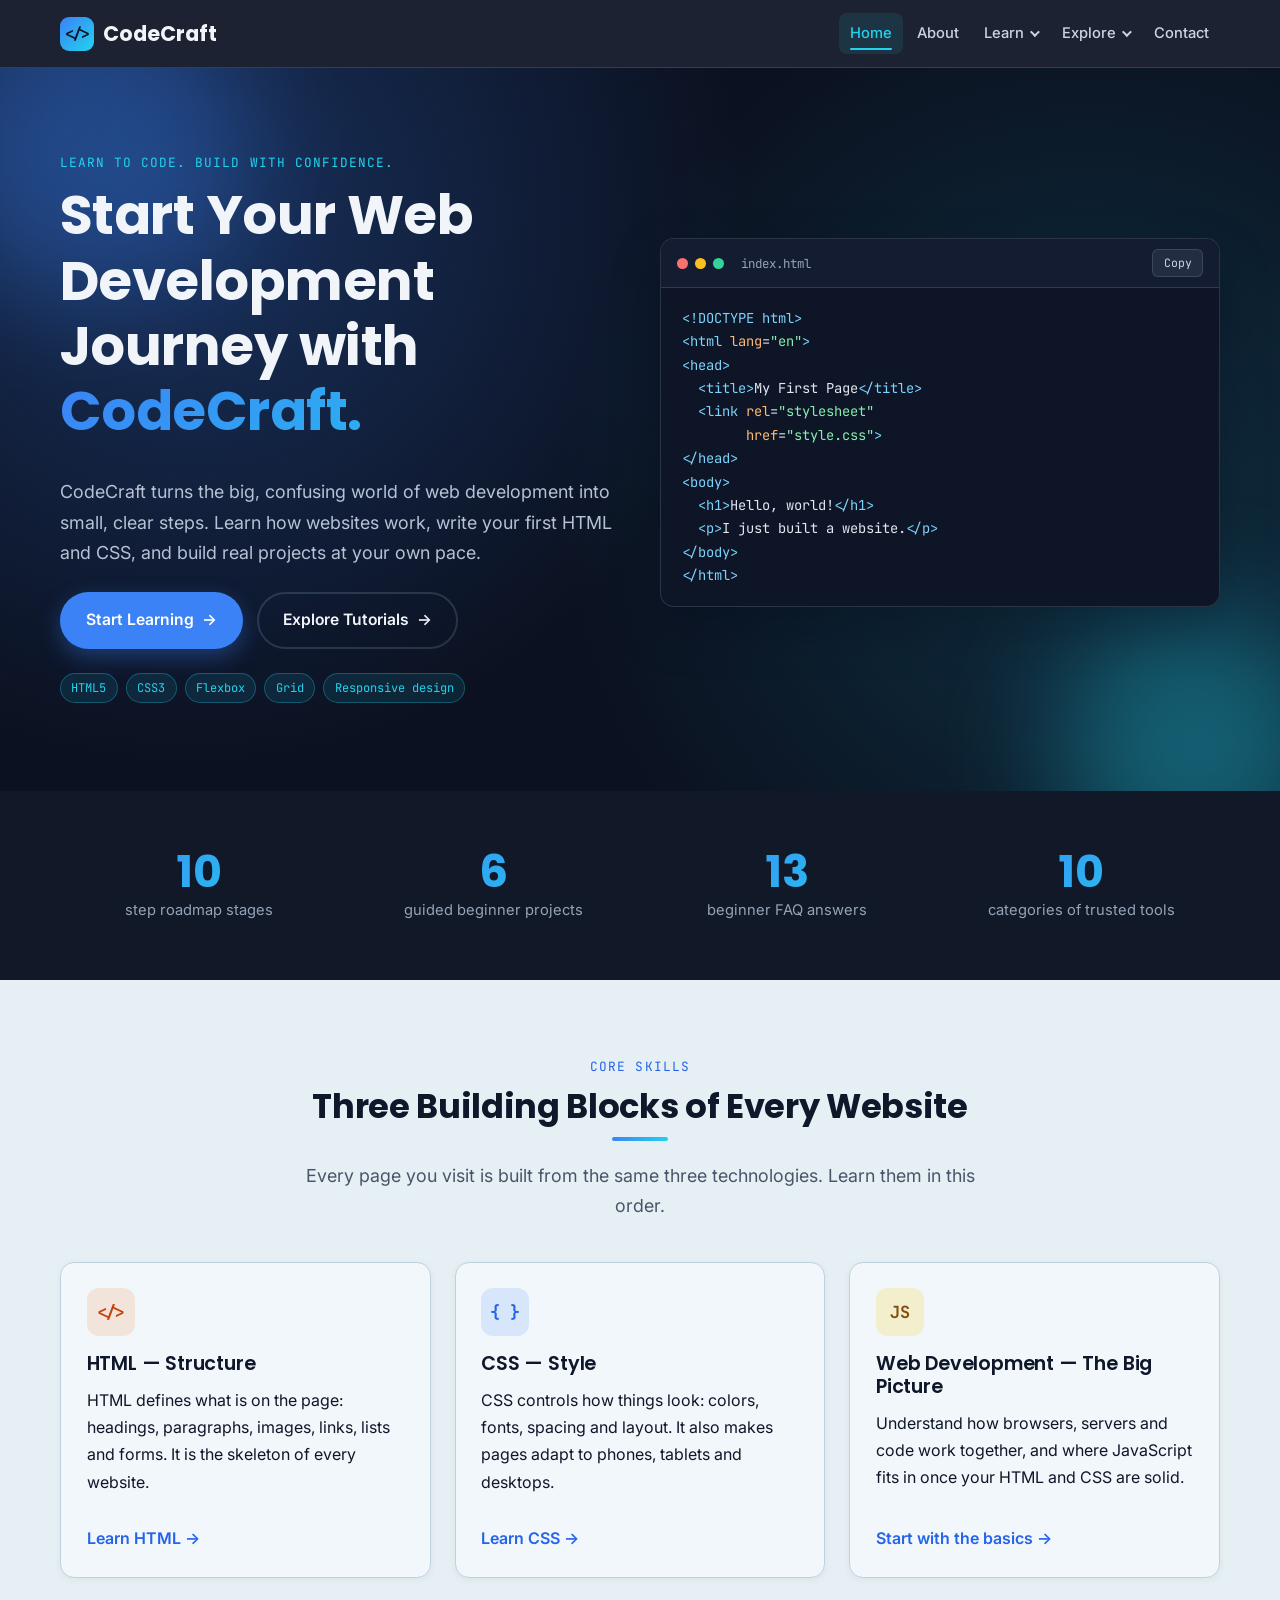
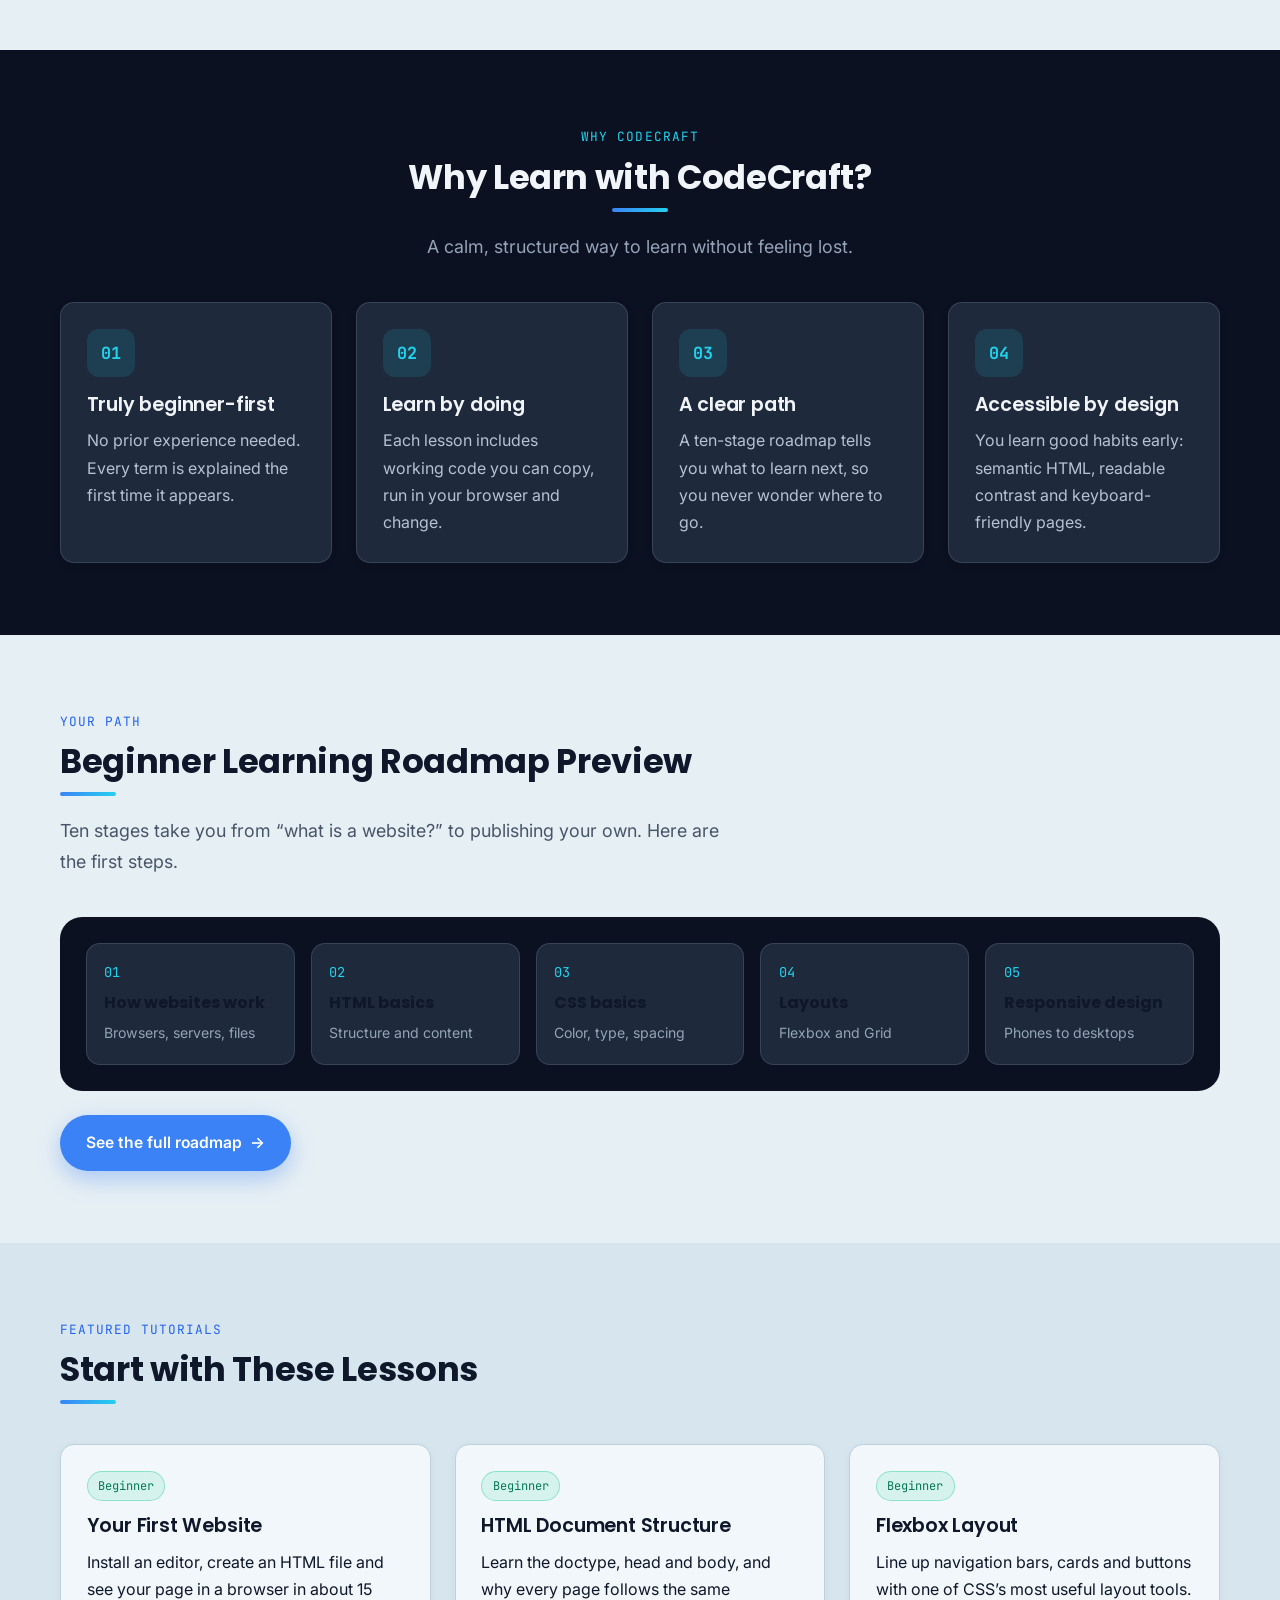
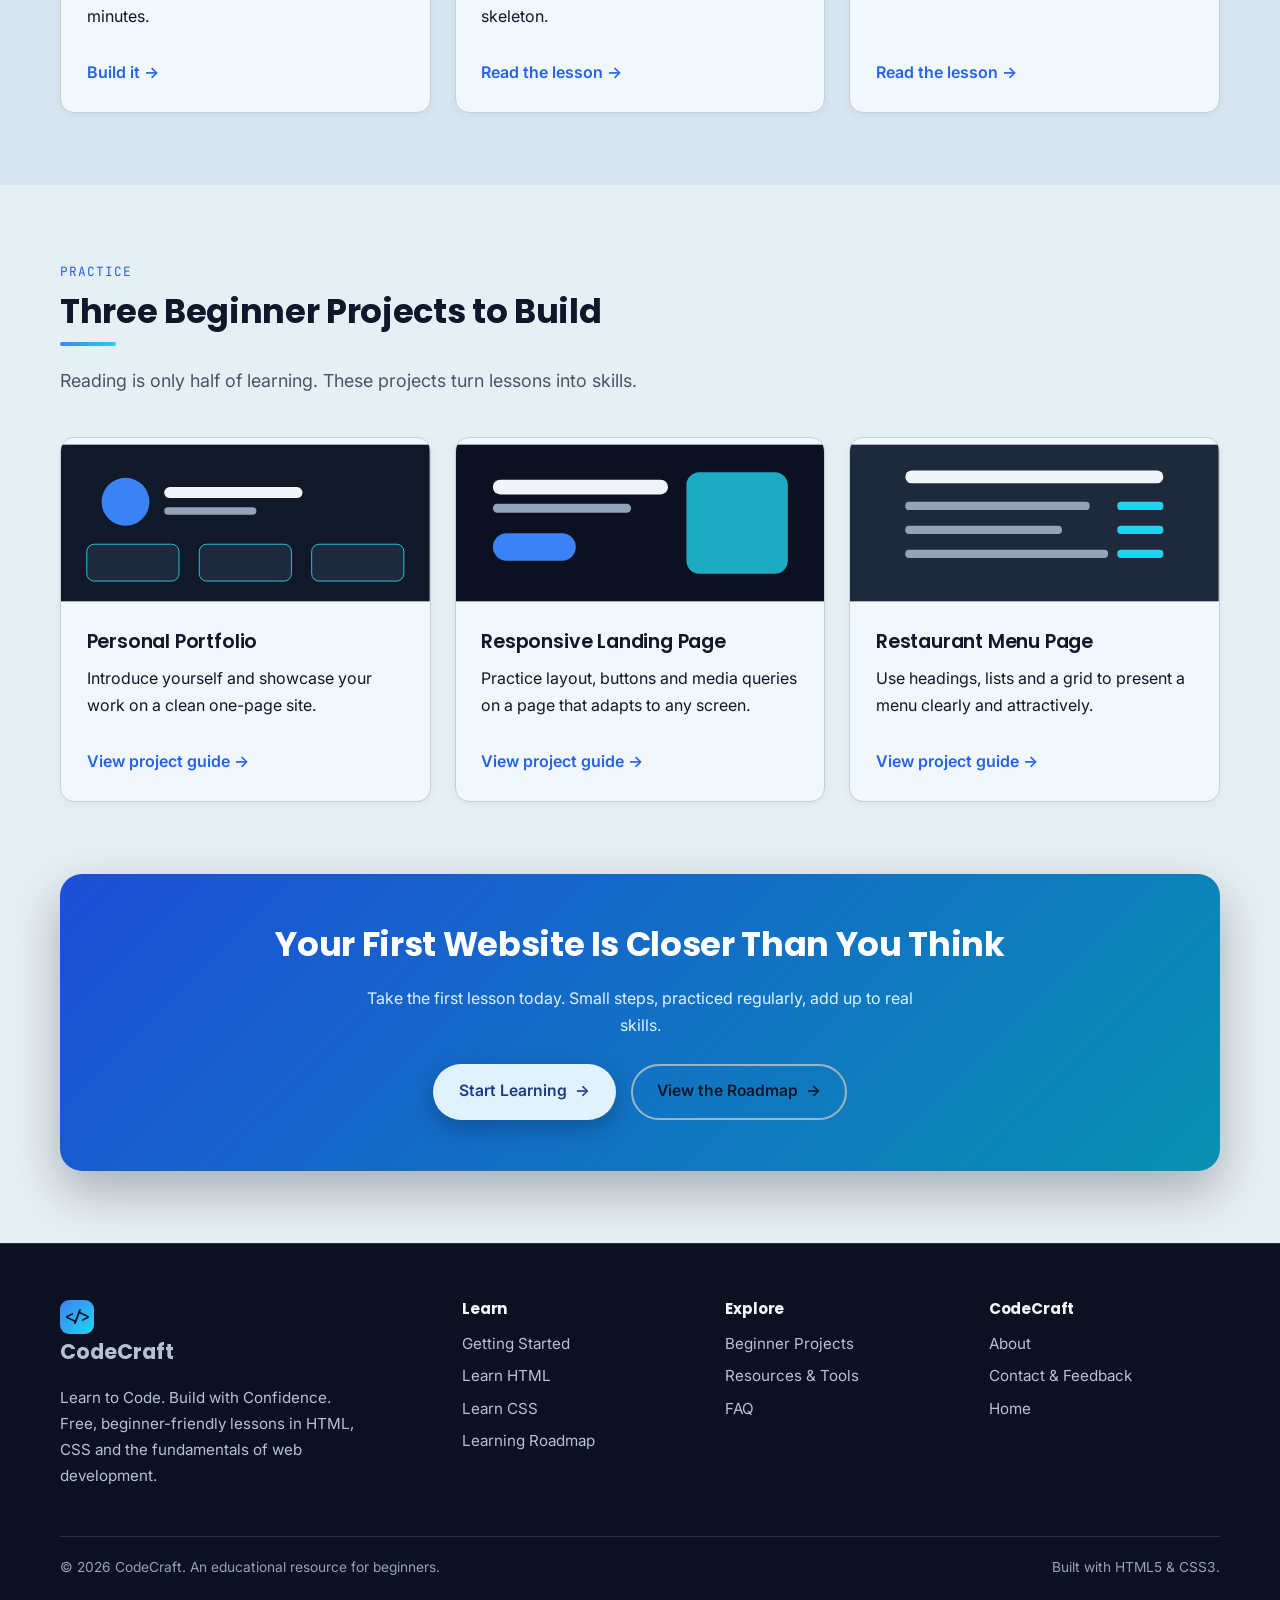
<file: index.html>
<!DOCTYPE html>
<html lang="en">
<head>
  <meta charset="utf-8">
  <meta name="viewport" content="width=device-width, initial-scale=1">
  <title>CodeCraft — Learn HTML, CSS and Web Development as a Beginner</title>
  <meta name="description" content="CodeCraft is a free beginner-friendly resource for learning website development: HTML and CSS tutorials, a clear learning roadmap, practice projects and trusted tools.">
  <meta name="theme-color" content="#0B1120">
  <link rel="icon" href="data:image/svg+xml,%3Csvg xmlns='http://www.w3.org/2000/svg' viewBox='0 0 32 32'%3E%3Crect width='32' height='32' rx='8' fill='%233B82F6'/%3E%3Ctext x='16' y='22' font-size='16' font-family='monospace' font-weight='700' text-anchor='middle' fill='%230B1120'%3E%7B%7D%3C/text%3E%3C/svg%3E">
  <link rel="preconnect" href="https://fonts.googleapis.com">
  <link rel="preconnect" href="https://fonts.gstatic.com" crossorigin>
  <link href="https://fonts.googleapis.com/css2?family=Inter:wght@400;500;600&amp;family=JetBrains+Mono:wght@400;600&amp;family=Poppins:wght@500;600;700&amp;display=swap" rel="stylesheet">
  <link rel="stylesheet" href="css/style.css">
  <link rel="stylesheet" href="css/responsive.css">
  <link rel="stylesheet" href="css/effects.css">
  <script>document.documentElement.classList.add("js");</script>
</head>
<body>
<a class="skip-link" href="#main">Skip to main content</a>
<header class="site-header">
  <div class="container nav-wrap">
    <a class="logo" href="index.html" aria-label="CodeCraft home"><span class="logo-mark" aria-hidden="true">&lt;/&gt;</span>CodeCraft</a>
    <button class="nav-toggle" type="button" aria-expanded="false" aria-controls="primary-nav" aria-label="Open menu"><span></span></button>
    <nav aria-label="Primary">
      <ul class="nav-list" id="primary-nav">
        <li><a href="index.html" aria-current="page">Home</a></li>
        <li><a href="about.html">About</a></li>
        <li class="has-dd"><button class="dd-toggle" type="button" aria-expanded="false" aria-controls="dd-learn">Learn<span class="caret" aria-hidden="true"></span></button>
          <ul class="dd-menu" id="dd-learn">
            <li><a href="getting-started.html">Getting Started<small>How websites work and your first page</small></a></li>
            <li><a href="html-tutorial.html">HTML<small>Structure, text, forms and semantics</small></a></li>
            <li><a href="css-tutorial.html">CSS<small>Style, layout, Flexbox, Grid and responsive</small></a></li>
            <li><a href="roadmap.html">Roadmap<small>A 10-stage path with a progress tracker</small></a></li>
          </ul>
        </li>
        <li class="has-dd"><button class="dd-toggle" type="button" aria-expanded="false" aria-controls="dd-explore">Explore<span class="caret" aria-hidden="true"></span></button>
          <ul class="dd-menu" id="dd-explore">
            <li><a href="projects.html">Projects<small>Six beginner builds with guides</small></a></li>
            <li><a href="resources.html">Resources<small>Trusted tools and documentation</small></a></li>
            <li><a href="faq.html">FAQ<small>Quick answers to common questions</small></a></li>
          </ul>
        </li>
        <li><a href="contact.html">Contact</a></li>
      </ul>
    </nav>
  </div>
</header>
<main id="main">
<section class="hero">
  <div class="container split">
    <div>
      <span class="eyebrow">Learn to Code. Build with Confidence.</span>
      <h1>Start Your Web Development Journey with <span class="gradient-text">CodeCraft.</span></h1>
      <p class="lead">CodeCraft turns the big, confusing world of web development into small, clear steps. Learn how websites work, write your first HTML and CSS, and build real projects at your own pace.</p>
      <div class="btn-row">
        <a class="btn btn-primary" href="getting-started.html">Start Learning</a>
        <a class="btn btn-secondary" href="html-tutorial.html">Explore Tutorials</a>
      </div>
      <div class="badge-row" aria-label="Topics covered">
        <span class="badge">HTML5</span><span class="badge">CSS3</span><span class="badge">Flexbox</span><span class="badge">Grid</span><span class="badge">Responsive design</span>
      </div>
    </div>
    <div>
      <div class="code-window" role="img" aria-label="Code editor showing a simple HTML page with a heading and a paragraph">
        <div class="code-bar"><i></i><i></i><i></i><span>index.html</span></div>
<pre><code><span class="tok-tag">&lt;!DOCTYPE html&gt;</span>
<span class="tok-tag">&lt;html</span> <span class="tok-attr">lang</span>=<span class="tok-str">"en"</span><span class="tok-tag">&gt;</span>
<span class="tok-tag">&lt;head&gt;</span>
  <span class="tok-tag">&lt;title&gt;</span>My First Page<span class="tok-tag">&lt;/title&gt;</span>
  <span class="tok-tag">&lt;link</span> <span class="tok-attr">rel</span>=<span class="tok-str">"stylesheet"</span>
        <span class="tok-attr">href</span>=<span class="tok-str">"style.css"</span><span class="tok-tag">&gt;</span>
<span class="tok-tag">&lt;/head&gt;</span>
<span class="tok-tag">&lt;body&gt;</span>
  <span class="tok-tag">&lt;h1&gt;</span>Hello, world!<span class="tok-tag">&lt;/h1&gt;</span>
  <span class="tok-tag">&lt;p&gt;</span>I just built a website.<span class="tok-tag">&lt;/p&gt;</span>
<span class="tok-tag">&lt;/body&gt;</span>
<span class="tok-tag">&lt;/html&gt;</span></code></pre>
      </div>
    </div>
  </div>
</section>

<section class="section slate" style="padding:2.5rem 0">
  <div class="container">
    <div class="stats">
      <div class="stat"><strong data-count="10">10</strong><span>step roadmap stages</span></div>
      <div class="stat"><strong data-count="6">6</strong><span>guided beginner projects</span></div>
      <div class="stat"><strong data-count="13">13</strong><span>beginner FAQ answers</span></div>
      <div class="stat"><strong data-count="10">10</strong><span>categories of trusted tools</span></div>
    </div>
  </div>
</section>

<section class="section">
  <div class="container">
    <div class="section-head center">
      <span class="eyebrow">Core skills</span>
      <h2>Three Building Blocks of Every Website</h2>
      <p class="lead">Every page you visit is built from the same three technologies. Learn them in this order.</p>
    </div>
    <div class="grid grid-3">
      <article class="card">
        <div class="icon html" aria-hidden="true">&lt;/&gt;</div>
        <h3>HTML — Structure</h3>
        <p>HTML defines what is on the page: headings, paragraphs, images, links, lists and forms. It is the skeleton of every website.</p>
        <a class="card-link" href="html-tutorial.html">Learn HTML</a>
      </article>
      <article class="card">
        <div class="icon css" aria-hidden="true">{ }</div>
        <h3>CSS — Style</h3>
        <p>CSS controls how things look: colors, fonts, spacing and layout. It also makes pages adapt to phones, tablets and desktops.</p>
        <a class="card-link" href="css-tutorial.html">Learn CSS</a>
      </article>
      <article class="card">
        <div class="icon js" aria-hidden="true">JS</div>
        <h3>Web Development — The Big Picture</h3>
        <p>Understand how browsers, servers and code work together, and where JavaScript fits in once your HTML and CSS are solid.</p>
        <a class="card-link" href="getting-started.html">Start with the basics</a>
      </article>
    </div>
  </div>
</section>

<section class="section dark">
  <div class="container">
    <div class="section-head center">
      <span class="eyebrow">Why CodeCraft</span>
      <h2>Why Learn with CodeCraft?</h2>
      <p class="lead">A calm, structured way to learn without feeling lost.</p>
    </div>
    <div class="grid grid-4">
      <div class="card"><div class="icon" aria-hidden="true">01</div><h3>Truly beginner-first</h3><p>No prior experience needed. Every term is explained the first time it appears.</p></div>
      <div class="card"><div class="icon" aria-hidden="true">02</div><h3>Learn by doing</h3><p>Each lesson includes working code you can copy, run in your browser and change.</p></div>
      <div class="card"><div class="icon" aria-hidden="true">03</div><h3>A clear path</h3><p>A ten-stage roadmap tells you what to learn next, so you never wonder where to go.</p></div>
      <div class="card"><div class="icon" aria-hidden="true">04</div><h3>Accessible by design</h3><p>You learn good habits early: semantic HTML, readable contrast and keyboard-friendly pages.</p></div>
    </div>
  </div>
</section>

<section class="section">
  <div class="container">
    <div class="section-head">
      <span class="eyebrow">Your path</span>
      <h2>Beginner Learning Roadmap Preview</h2>
      <p class="lead">Ten stages take you from “what is a website?” to publishing your own. Here are the first steps.</p>
    </div>
    <div style="background:var(--navy);border-radius:22px;padding:1.6rem">
      <ol class="mini-roadmap">
        <li><strong>How websites work</strong><span>Browsers, servers, files</span></li>
        <li><strong>HTML basics</strong><span>Structure and content</span></li>
        <li><strong>CSS basics</strong><span>Color, type, spacing</span></li>
        <li><strong>Layouts</strong><span>Flexbox and Grid</span></li>
        <li><strong>Responsive design</strong><span>Phones to desktops</span></li>
      </ol>
    </div>
    <div class="btn-row"><a class="btn btn-primary" href="roadmap.html">See the full roadmap</a></div>
  </div>
</section>

<section class="section light-2">
  <div class="container">
    <div class="section-head">
      <span class="eyebrow">Featured tutorials</span>
      <h2>Start with These Lessons</h2>
    </div>
    <div class="grid grid-3">
      <article class="card">
        <span class="badge beginner" style="align-self:flex-start;margin-bottom:.8rem">Beginner</span>
        <h3>Your First Website</h3>
        <p>Install an editor, create an HTML file and see your page in a browser in about 15 minutes.</p>
        <a class="card-link" href="getting-started.html#first-website">Build it</a>
      </article>
      <article class="card">
        <span class="badge beginner" style="align-self:flex-start;margin-bottom:.8rem">Beginner</span>
        <h3>HTML Document Structure</h3>
        <p>Learn the doctype, head and body, and why every page follows the same skeleton.</p>
        <a class="card-link" href="html-tutorial.html#structure">Read the lesson</a>
      </article>
      <article class="card">
        <span class="badge beginner" style="align-self:flex-start;margin-bottom:.8rem">Beginner</span>
        <h3>Flexbox Layout</h3>
        <p>Line up navigation bars, cards and buttons with one of CSS’s most useful layout tools.</p>
        <a class="card-link" href="css-tutorial.html#flexbox">Read the lesson</a>
      </article>
    </div>
  </div>
</section>

<section class="section">
  <div class="container">
    <div class="section-head">
      <span class="eyebrow">Practice</span>
      <h2>Three Beginner Projects to Build</h2>
      <p class="lead">Reading is only half of learning. These projects turn lessons into skills.</p>
    </div>
    <div class="grid grid-3">
      <article class="card project-card">
        <svg class="preview" viewBox="0 0 400 170" role="img" aria-label="Illustration of a portfolio page layout"><rect width="400" height="170" fill="#111827"/><circle cx="70" cy="62" r="26" fill="#3B82F6"/><rect x="112" y="46" width="150" height="12" rx="6" fill="#F1F5F9"/><rect x="112" y="68" width="100" height="8" rx="4" fill="#94A3B8"/><rect x="28" y="108" width="100" height="40" rx="8" fill="#1E293B" stroke="#22D3EE"/><rect x="150" y="108" width="100" height="40" rx="8" fill="#1E293B" stroke="#22D3EE"/><rect x="272" y="108" width="100" height="40" rx="8" fill="#1E293B" stroke="#22D3EE"/></svg>
        <div class="body"><h3>Personal Portfolio</h3><p>Introduce yourself and showcase your work on a clean one-page site.</p><a class="card-link" href="projects.html#portfolio">View project guide</a></div>
      </article>
      <article class="card project-card">
        <svg class="preview" viewBox="0 0 400 170" role="img" aria-label="Illustration of a landing page with a headline and button"><rect width="400" height="170" fill="#0B1120"/><rect x="40" y="38" width="190" height="16" rx="8" fill="#F1F5F9"/><rect x="40" y="64" width="150" height="10" rx="5" fill="#94A3B8"/><rect x="40" y="96" width="90" height="30" rx="15" fill="#3B82F6"/><rect x="250" y="30" width="110" height="110" rx="14" fill="#22D3EE" opacity=".8"/></svg>
        <div class="body"><h3>Responsive Landing Page</h3><p>Practice layout, buttons and media queries on a page that adapts to any screen.</p><a class="card-link" href="projects.html#landing">View project guide</a></div>
      </article>
      <article class="card project-card">
        <svg class="preview" viewBox="0 0 400 170" role="img" aria-label="Illustration of a restaurant menu with dishes and prices"><rect width="400" height="170" fill="#1E293B"/><rect x="60" y="28" width="280" height="14" rx="7" fill="#F1F5F9"/><rect x="60" y="62" width="200" height="9" rx="4" fill="#94A3B8"/><rect x="290" y="62" width="50" height="9" rx="4" fill="#22D3EE"/><rect x="60" y="88" width="170" height="9" rx="4" fill="#94A3B8"/><rect x="290" y="88" width="50" height="9" rx="4" fill="#22D3EE"/><rect x="60" y="114" width="220" height="9" rx="4" fill="#94A3B8"/><rect x="290" y="114" width="50" height="9" rx="4" fill="#22D3EE"/></svg>
        <div class="body"><h3>Restaurant Menu Page</h3><p>Use headings, lists and a grid to present a menu clearly and attractively.</p><a class="card-link" href="projects.html#menu">View project guide</a></div>
      </article>
    </div>
  </div>
</section>

<section class="section" style="padding-top:0">
  <div class="container">
    <div class="cta-banner">
      <h2>Your First Website Is Closer Than You Think</h2>
      <p>Take the first lesson today. Small steps, practiced regularly, add up to real skills.</p>
      <div class="btn-row">
        <a class="btn btn-primary" href="getting-started.html">Start Learning</a>
        <a class="btn btn-secondary" href="roadmap.html">View the Roadmap</a>
      </div>
    </div>
  </div>
</section>

</main>
<footer class="site-footer">
  <div class="container">
    <div class="footer-grid">
      <div>
        <a class="logo" href="index.html"><span class="logo-mark" aria-hidden="true">&lt;/&gt;</span>CodeCraft</a>
        <p style="margin-top:1rem;max-width:300px">Learn to Code. Build with Confidence. Free, beginner-friendly lessons in HTML, CSS and the fundamentals of web development.</p>
      </div>
      <div>
        <h2>Learn</h2>
        <ul>
          <li><a href="getting-started.html">Getting Started</a></li>
          <li><a href="html-tutorial.html">Learn HTML</a></li>
          <li><a href="css-tutorial.html">Learn CSS</a></li>
          <li><a href="roadmap.html">Learning Roadmap</a></li>
        </ul>
      </div>
      <div>
        <h2>Explore</h2>
        <ul>
          <li><a href="projects.html">Beginner Projects</a></li>
          <li><a href="resources.html">Resources &amp; Tools</a></li>
          <li><a href="faq.html">FAQ</a></li>
        </ul>
      </div>
      <div>
        <h2>CodeCraft</h2>
        <ul>
          <li><a href="about.html">About</a></li>
          <li><a href="contact.html">Contact &amp; Feedback</a></li>
          <li><a href="index.html">Home</a></li>
        </ul>
      </div>
    </div>
    <div class="footer-bottom">
      <span>&copy; 2026 CodeCraft. An educational resource for beginners.</span>
      <span>Built with HTML5 &amp; CSS3.</span>
    </div>
  </div>
</footer>
<script src="js/script.js"></script>
</body>
</html>
</file>
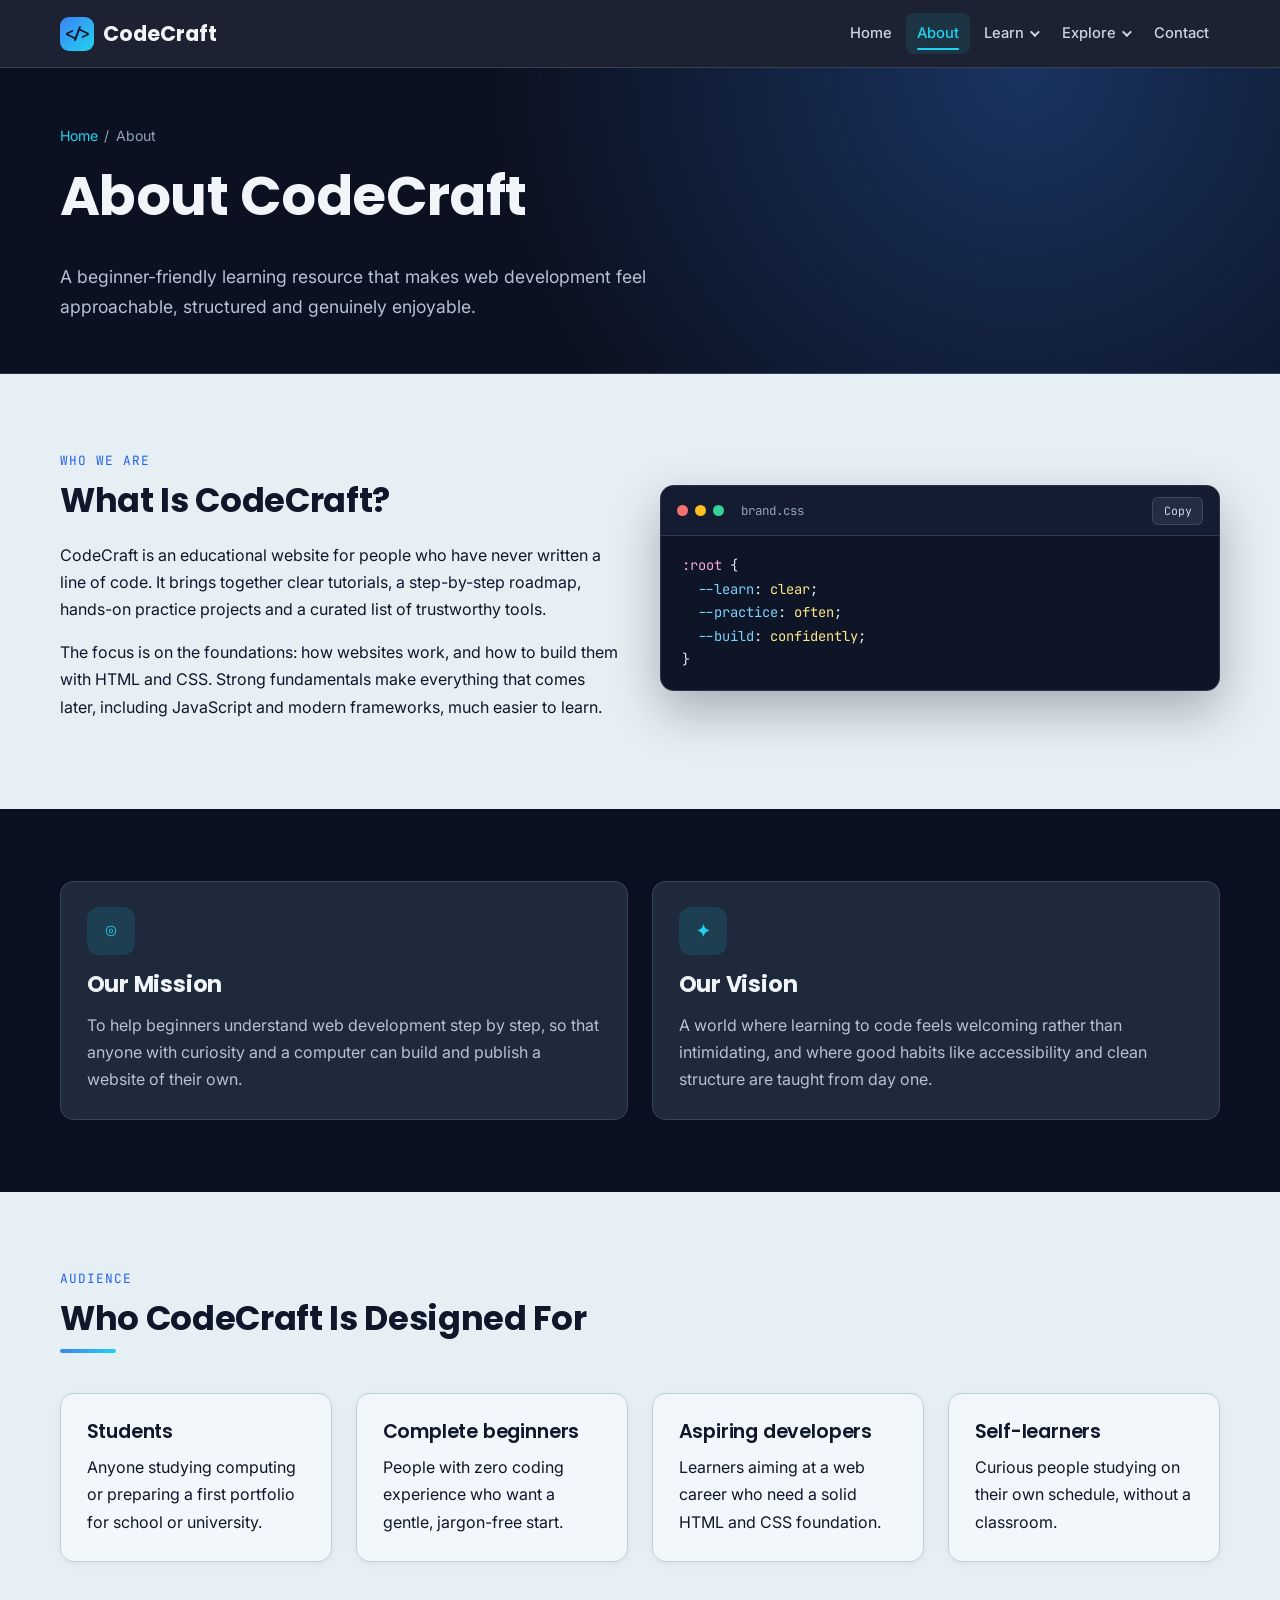
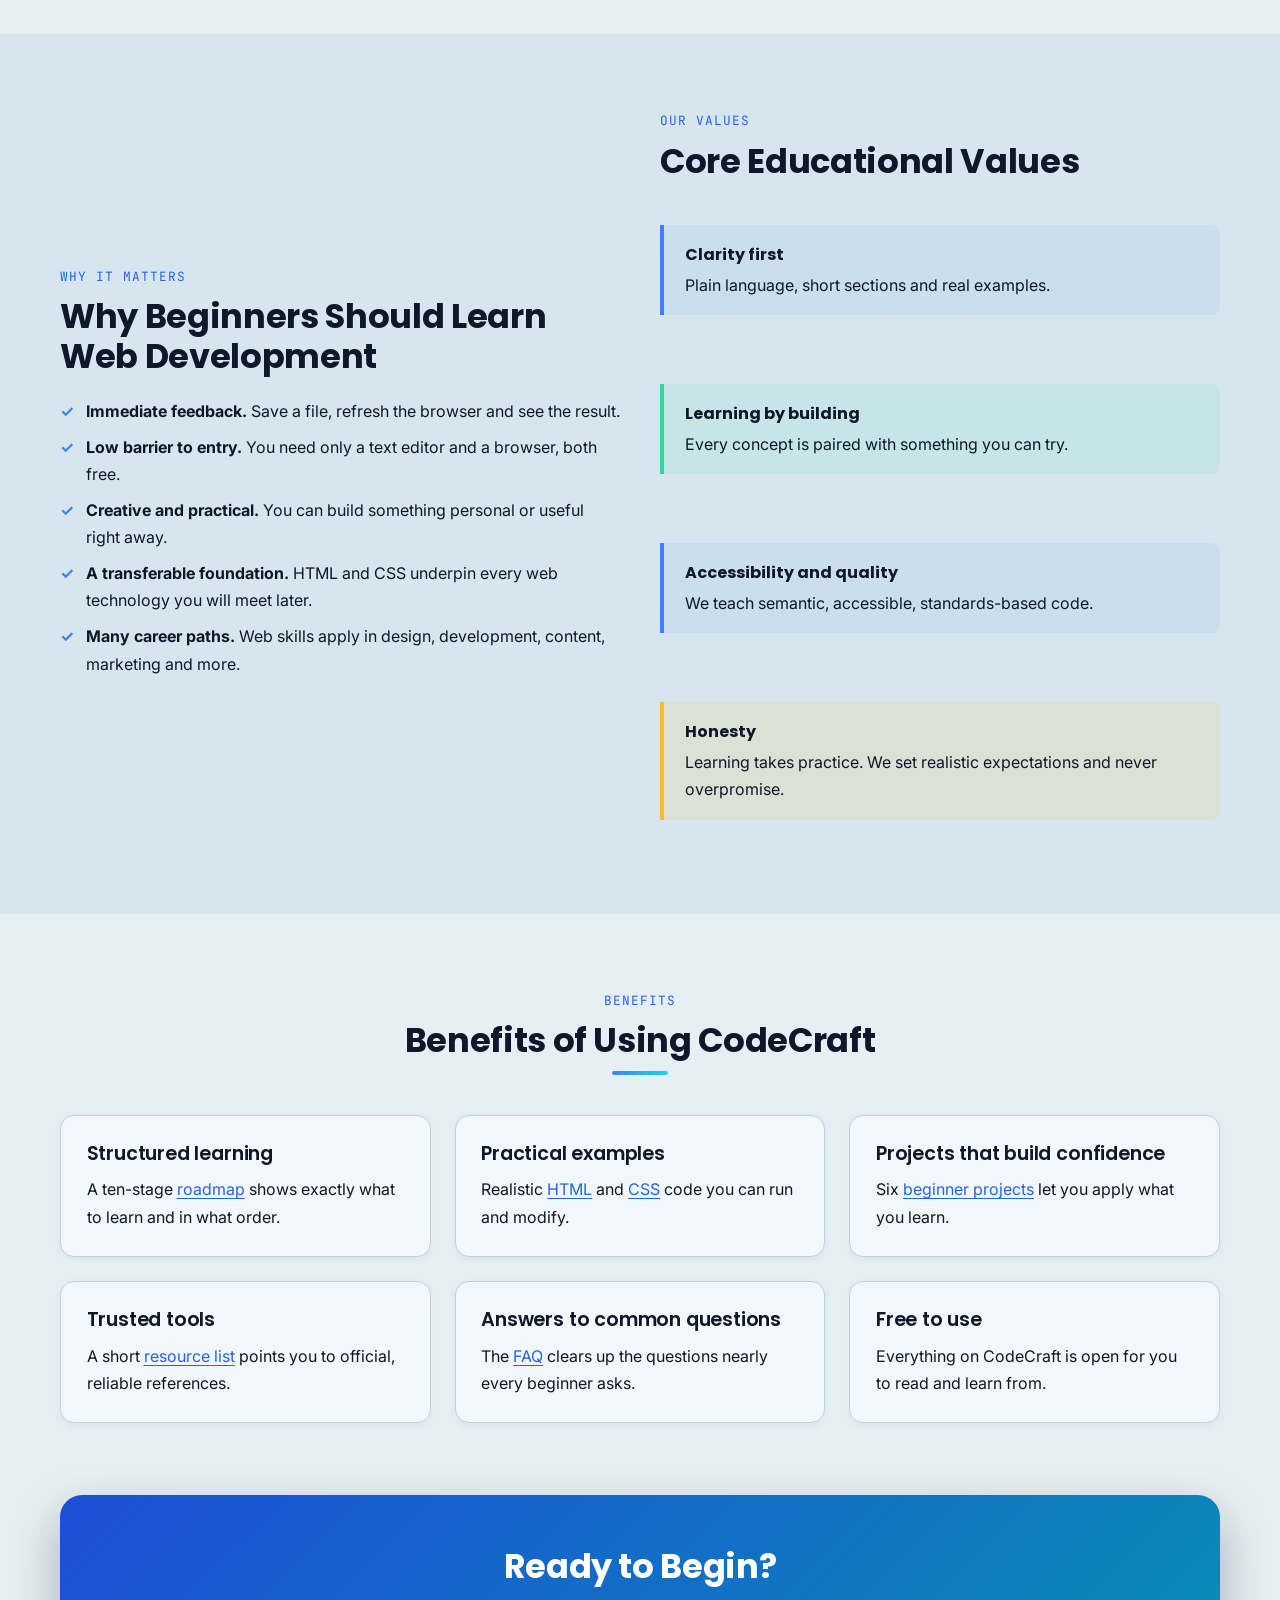
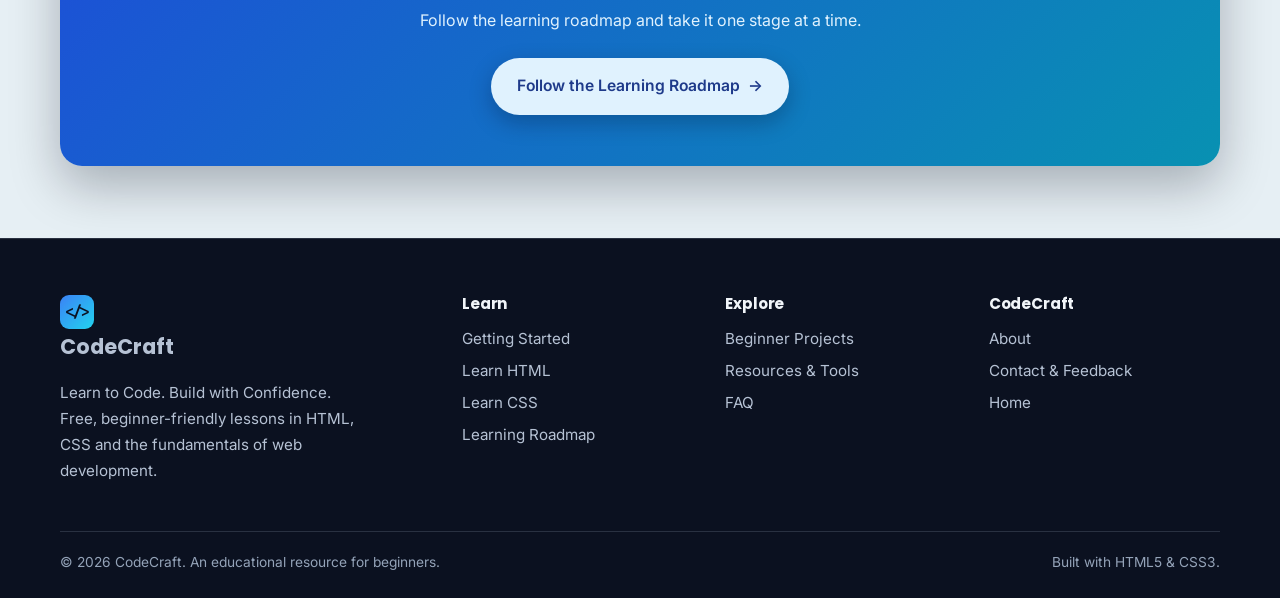
<file: about.html>
<!DOCTYPE html>
<html lang="en">
<head>
  <meta charset="utf-8">
  <meta name="viewport" content="width=device-width, initial-scale=1">
  <title>About CodeCraft — Our Mission and Purpose | CodeCraft</title>
  <meta name="description" content="Learn what CodeCraft is, who it is for, and the educational values behind this free beginner resource for HTML, CSS and web development.">
  <meta name="theme-color" content="#0B1120">
  <link rel="icon" href="data:image/svg+xml,%3Csvg xmlns='http://www.w3.org/2000/svg' viewBox='0 0 32 32'%3E%3Crect width='32' height='32' rx='8' fill='%233B82F6'/%3E%3Ctext x='16' y='22' font-size='16' font-family='monospace' font-weight='700' text-anchor='middle' fill='%230B1120'%3E%7B%7D%3C/text%3E%3C/svg%3E">
  <link rel="preconnect" href="https://fonts.googleapis.com">
  <link rel="preconnect" href="https://fonts.gstatic.com" crossorigin>
  <link href="https://fonts.googleapis.com/css2?family=Inter:wght@400;500;600&amp;family=JetBrains+Mono:wght@400;600&amp;family=Poppins:wght@500;600;700&amp;display=swap" rel="stylesheet">
  <link rel="stylesheet" href="css/style.css">
  <link rel="stylesheet" href="css/responsive.css">
  <link rel="stylesheet" href="css/effects.css">
  <script>document.documentElement.classList.add("js");</script>
</head>
<body>
<a class="skip-link" href="#main">Skip to main content</a>
<header class="site-header">
  <div class="container nav-wrap">
    <a class="logo" href="index.html" aria-label="CodeCraft home"><span class="logo-mark" aria-hidden="true">&lt;/&gt;</span>CodeCraft</a>
    <button class="nav-toggle" type="button" aria-expanded="false" aria-controls="primary-nav" aria-label="Open menu"><span></span></button>
    <nav aria-label="Primary">
      <ul class="nav-list" id="primary-nav">
        <li><a href="index.html">Home</a></li>
        <li><a href="about.html" aria-current="page">About</a></li>
        <li class="has-dd"><button class="dd-toggle" type="button" aria-expanded="false" aria-controls="dd-learn">Learn<span class="caret" aria-hidden="true"></span></button>
          <ul class="dd-menu" id="dd-learn">
            <li><a href="getting-started.html">Getting Started<small>How websites work and your first page</small></a></li>
            <li><a href="html-tutorial.html">HTML<small>Structure, text, forms and semantics</small></a></li>
            <li><a href="css-tutorial.html">CSS<small>Style, layout, Flexbox, Grid and responsive</small></a></li>
            <li><a href="roadmap.html">Roadmap<small>A 10-stage path with a progress tracker</small></a></li>
          </ul>
        </li>
        <li class="has-dd"><button class="dd-toggle" type="button" aria-expanded="false" aria-controls="dd-explore">Explore<span class="caret" aria-hidden="true"></span></button>
          <ul class="dd-menu" id="dd-explore">
            <li><a href="projects.html">Projects<small>Six beginner builds with guides</small></a></li>
            <li><a href="resources.html">Resources<small>Trusted tools and documentation</small></a></li>
            <li><a href="faq.html">FAQ<small>Quick answers to common questions</small></a></li>
          </ul>
        </li>
        <li><a href="contact.html">Contact</a></li>
      </ul>
    </nav>
  </div>
</header>
<main id="main">
<section class="page-banner">
  <div class="container">
    <nav class="breadcrumb" aria-label="Breadcrumb"><ol><li><a href="index.html">Home</a></li><li aria-current="page">About</li></ol></nav>
    <h1>About CodeCraft</h1>
    <p>A beginner-friendly learning resource that makes web development feel approachable, structured and genuinely enjoyable.</p>
  </div>
</section>

<section class="section">
  <div class="container split">
    <div>
      <span class="eyebrow">Who we are</span>
      <h2>What Is CodeCraft?</h2>
      <p>CodeCraft is an educational website for people who have never written a line of code. It brings together clear tutorials, a step-by-step roadmap, hands-on practice projects and a curated list of trustworthy tools.</p>
      <p>The focus is on the foundations: how websites work, and how to build them with HTML and CSS. Strong fundamentals make everything that comes later, including JavaScript and modern frameworks, much easier to learn.</p>
    </div>
    <div class="code-window" role="img" aria-label="CSS code defining the CodeCraft brand colors">
      <div class="code-bar"><i></i><i></i><i></i><span>brand.css</span></div>
<pre><code><span class="tok-sel">:root</span> {
  <span class="tok-prop">--learn</span>: <span class="tok-val">clear</span>;
  <span class="tok-prop">--practice</span>: <span class="tok-val">often</span>;
  <span class="tok-prop">--build</span>: <span class="tok-val">confidently</span>;
}</code></pre>
    </div>
  </div>
</section>

<section class="section dark">
  <div class="container">
    <div class="grid grid-2">
      <article class="card">
        <div class="icon" aria-hidden="true">◎</div>
        <h2 style="font-size:1.4rem">Our Mission</h2>
        <p>To help beginners understand web development step by step, so that anyone with curiosity and a computer can build and publish a website of their own.</p>
      </article>
      <article class="card">
        <div class="icon" aria-hidden="true">✦</div>
        <h2 style="font-size:1.4rem">Our Vision</h2>
        <p>A world where learning to code feels welcoming rather than intimidating, and where good habits like accessibility and clean structure are taught from day one.</p>
      </article>
    </div>
  </div>
</section>

<section class="section">
  <div class="container">
    <div class="section-head">
      <span class="eyebrow">Audience</span>
      <h2>Who CodeCraft Is Designed For</h2>
    </div>
    <div class="grid grid-4">
      <div class="card"><h3>Students</h3><p>Anyone studying computing or preparing a first portfolio for school or university.</p></div>
      <div class="card"><h3>Complete beginners</h3><p>People with zero coding experience who want a gentle, jargon-free start.</p></div>
      <div class="card"><h3>Aspiring developers</h3><p>Learners aiming at a web career who need a solid HTML and CSS foundation.</p></div>
      <div class="card"><h3>Self-learners</h3><p>Curious people studying on their own schedule, without a classroom.</p></div>
    </div>
  </div>
</section>

<section class="section light-2">
  <div class="container split">
    <div>
      <span class="eyebrow">Why it matters</span>
      <h2>Why Beginners Should Learn Web Development</h2>
      <ul class="stat-list">
        <li><strong>Immediate feedback.</strong> Save a file, refresh the browser and see the result.</li>
        <li><strong>Low barrier to entry.</strong> You need only a text editor and a browser, both free.</li>
        <li><strong>Creative and practical.</strong> You can build something personal or useful right away.</li>
        <li><strong>A transferable foundation.</strong> HTML and CSS underpin every web technology you will meet later.</li>
        <li><strong>Many career paths.</strong> Web skills apply in design, development, content, marketing and more.</li>
      </ul>
    </div>
    <div>
      <span class="eyebrow">Our values</span>
      <h2>Core Educational Values</h2>
      <div class="grid">
        <div class="callout"><strong class="title">Clarity first</strong><p>Plain language, short sections and real examples.</p></div>
        <div class="callout tip"><strong class="title">Learning by building</strong><p>Every concept is paired with something you can try.</p></div>
        <div class="callout"><strong class="title">Accessibility and quality</strong><p>We teach semantic, accessible, standards-based code.</p></div>
        <div class="callout warn"><strong class="title">Honesty</strong><p>Learning takes practice. We set realistic expectations and never overpromise.</p></div>
      </div>
    </div>
  </div>
</section>

<section class="section">
  <div class="container">
    <div class="section-head center">
      <span class="eyebrow">Benefits</span>
      <h2>Benefits of Using CodeCraft</h2>
    </div>
    <div class="grid grid-3">
      <div class="card"><h3>Structured learning</h3><p>A ten-stage <a href="roadmap.html">roadmap</a> shows exactly what to learn and in what order.</p></div>
      <div class="card"><h3>Practical examples</h3><p>Realistic <a href="html-tutorial.html">HTML</a> and <a href="css-tutorial.html">CSS</a> code you can run and modify.</p></div>
      <div class="card"><h3>Projects that build confidence</h3><p>Six <a href="projects.html">beginner projects</a> let you apply what you learn.</p></div>
      <div class="card"><h3>Trusted tools</h3><p>A short <a href="resources.html">resource list</a> points you to official, reliable references.</p></div>
      <div class="card"><h3>Answers to common questions</h3><p>The <a href="faq.html">FAQ</a> clears up the questions nearly every beginner asks.</p></div>
      <div class="card"><h3>Free to use</h3><p>Everything on CodeCraft is open for you to read and learn from.</p></div>
    </div>
  </div>
</section>

<section class="section" style="padding-top:0">
  <div class="container">
    <div class="cta-banner">
      <h2>Ready to Begin?</h2>
      <p>Follow the learning roadmap and take it one stage at a time.</p>
      <div class="btn-row"><a class="btn btn-primary" href="roadmap.html">Follow the Learning Roadmap</a></div>
    </div>
  </div>
</section>

</main>
<footer class="site-footer">
  <div class="container">
    <div class="footer-grid">
      <div>
        <a class="logo" href="index.html"><span class="logo-mark" aria-hidden="true">&lt;/&gt;</span>CodeCraft</a>
        <p style="margin-top:1rem;max-width:300px">Learn to Code. Build with Confidence. Free, beginner-friendly lessons in HTML, CSS and the fundamentals of web development.</p>
      </div>
      <div>
        <h2>Learn</h2>
        <ul>
          <li><a href="getting-started.html">Getting Started</a></li>
          <li><a href="html-tutorial.html">Learn HTML</a></li>
          <li><a href="css-tutorial.html">Learn CSS</a></li>
          <li><a href="roadmap.html">Learning Roadmap</a></li>
        </ul>
      </div>
      <div>
        <h2>Explore</h2>
        <ul>
          <li><a href="projects.html">Beginner Projects</a></li>
          <li><a href="resources.html">Resources &amp; Tools</a></li>
          <li><a href="faq.html">FAQ</a></li>
        </ul>
      </div>
      <div>
        <h2>CodeCraft</h2>
        <ul>
          <li><a href="about.html">About</a></li>
          <li><a href="contact.html">Contact &amp; Feedback</a></li>
          <li><a href="index.html">Home</a></li>
        </ul>
      </div>
    </div>
    <div class="footer-bottom">
      <span>&copy; 2026 CodeCraft. An educational resource for beginners.</span>
      <span>Built with HTML5 &amp; CSS3.</span>
    </div>
  </div>
</footer>
<script src="js/script.js"></script>
</body>
</html>
</file>
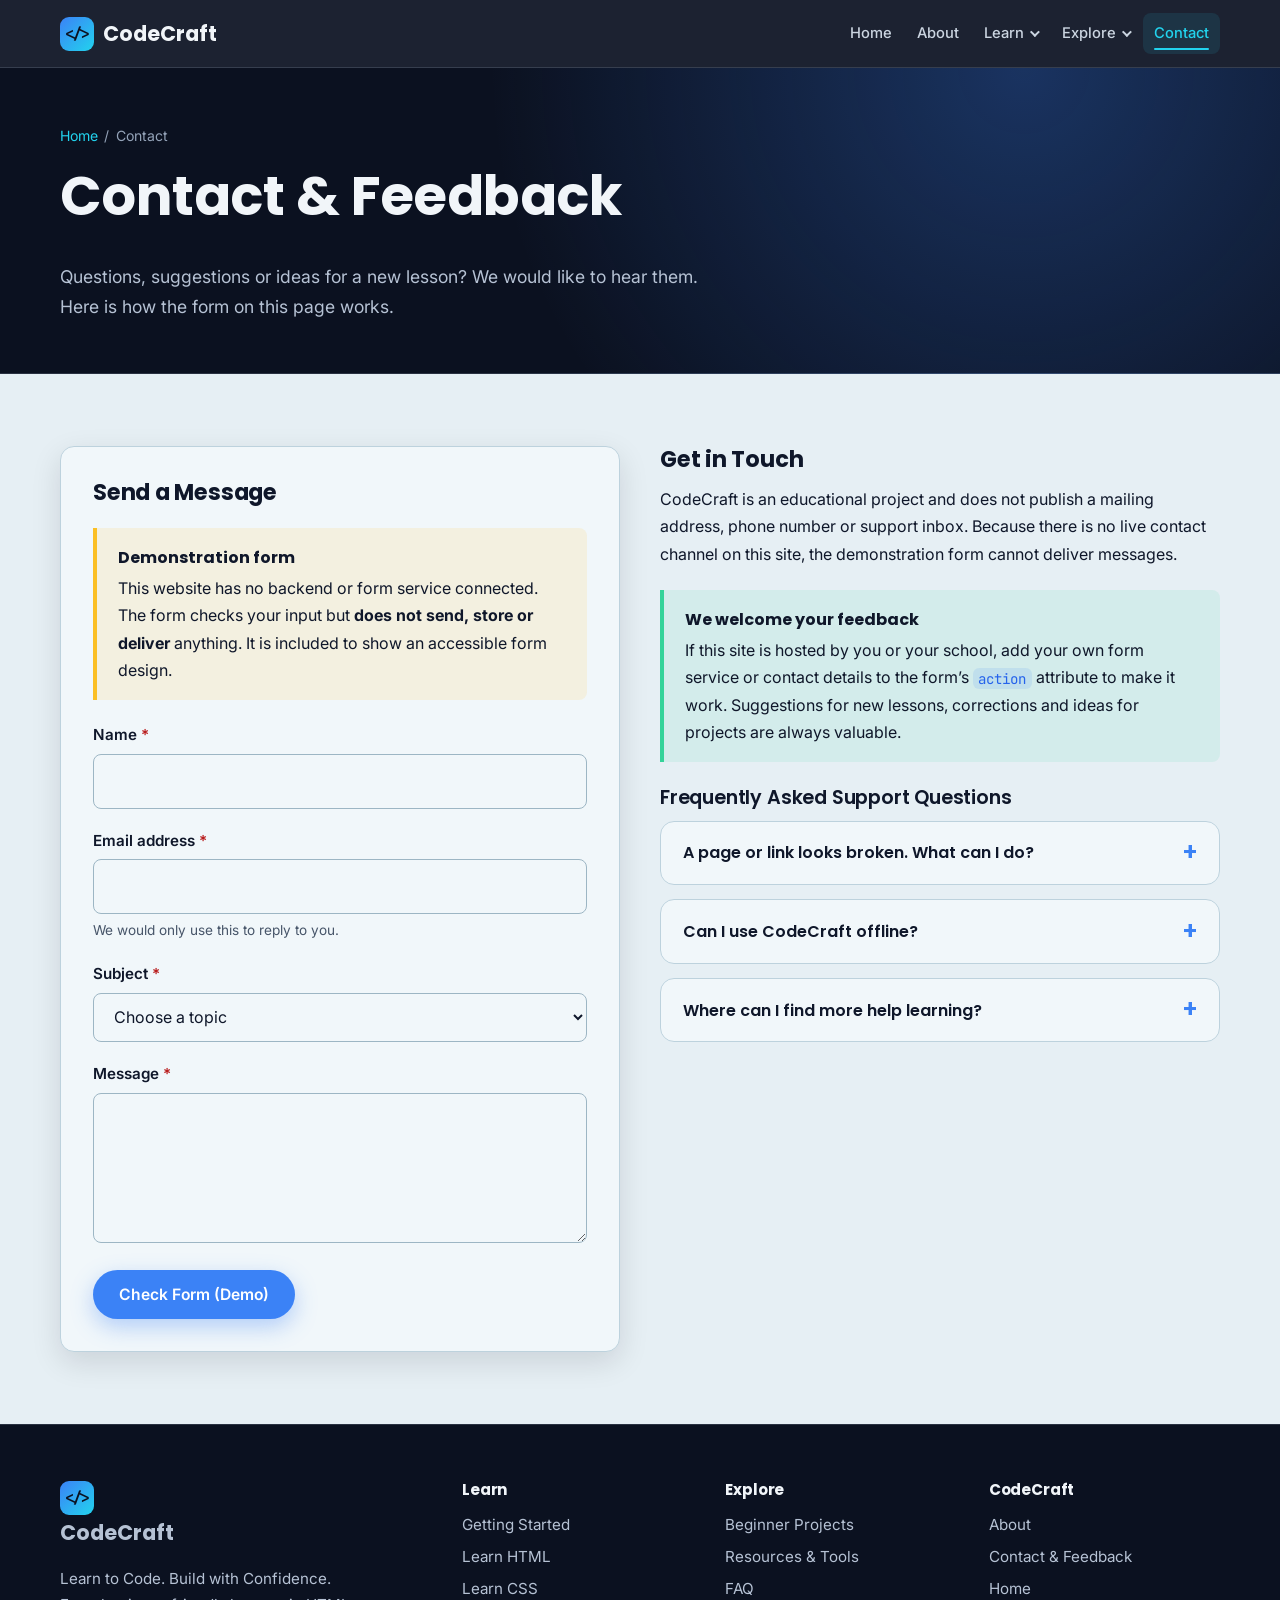
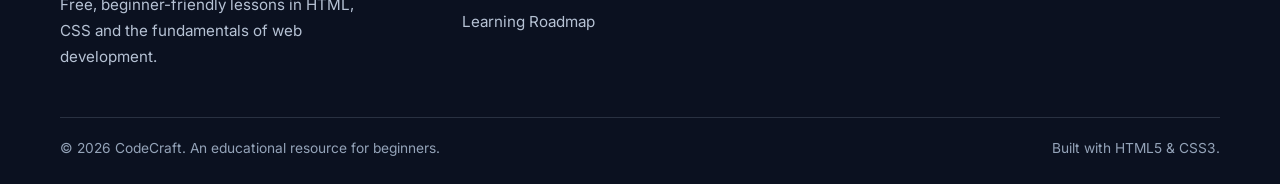
<file: contact.html>
<!DOCTYPE html>
<html lang="en">
<head>
  <meta charset="utf-8">
  <meta name="viewport" content="width=device-width, initial-scale=1">
  <title>Contact & Feedback | CodeCraft</title>
  <meta name="description" content="Send feedback or a question to CodeCraft using the demonstration contact form. Includes common support questions and a feedback invitation.">
  <meta name="theme-color" content="#0B1120">
  <link rel="icon" href="data:image/svg+xml,%3Csvg xmlns='http://www.w3.org/2000/svg' viewBox='0 0 32 32'%3E%3Crect width='32' height='32' rx='8' fill='%233B82F6'/%3E%3Ctext x='16' y='22' font-size='16' font-family='monospace' font-weight='700' text-anchor='middle' fill='%230B1120'%3E%7B%7D%3C/text%3E%3C/svg%3E">
  <link rel="preconnect" href="https://fonts.googleapis.com">
  <link rel="preconnect" href="https://fonts.gstatic.com" crossorigin>
  <link href="https://fonts.googleapis.com/css2?family=Inter:wght@400;500;600&amp;family=JetBrains+Mono:wght@400;600&amp;family=Poppins:wght@500;600;700&amp;display=swap" rel="stylesheet">
  <link rel="stylesheet" href="css/style.css">
  <link rel="stylesheet" href="css/responsive.css">
  <link rel="stylesheet" href="css/effects.css">
  <script>document.documentElement.classList.add("js");</script>
</head>
<body>
<a class="skip-link" href="#main">Skip to main content</a>
<header class="site-header">
  <div class="container nav-wrap">
    <a class="logo" href="index.html" aria-label="CodeCraft home"><span class="logo-mark" aria-hidden="true">&lt;/&gt;</span>CodeCraft</a>
    <button class="nav-toggle" type="button" aria-expanded="false" aria-controls="primary-nav" aria-label="Open menu"><span></span></button>
    <nav aria-label="Primary">
      <ul class="nav-list" id="primary-nav">
        <li><a href="index.html">Home</a></li>
        <li><a href="about.html">About</a></li>
        <li class="has-dd"><button class="dd-toggle" type="button" aria-expanded="false" aria-controls="dd-learn">Learn<span class="caret" aria-hidden="true"></span></button>
          <ul class="dd-menu" id="dd-learn">
            <li><a href="getting-started.html">Getting Started<small>How websites work and your first page</small></a></li>
            <li><a href="html-tutorial.html">HTML<small>Structure, text, forms and semantics</small></a></li>
            <li><a href="css-tutorial.html">CSS<small>Style, layout, Flexbox, Grid and responsive</small></a></li>
            <li><a href="roadmap.html">Roadmap<small>A 10-stage path with a progress tracker</small></a></li>
          </ul>
        </li>
        <li class="has-dd"><button class="dd-toggle" type="button" aria-expanded="false" aria-controls="dd-explore">Explore<span class="caret" aria-hidden="true"></span></button>
          <ul class="dd-menu" id="dd-explore">
            <li><a href="projects.html">Projects<small>Six beginner builds with guides</small></a></li>
            <li><a href="resources.html">Resources<small>Trusted tools and documentation</small></a></li>
            <li><a href="faq.html">FAQ<small>Quick answers to common questions</small></a></li>
          </ul>
        </li>
        <li><a href="contact.html" aria-current="page">Contact</a></li>
      </ul>
    </nav>
  </div>
</header>
<main id="main">
<section class="page-banner">
  <div class="container">
    <nav class="breadcrumb" aria-label="Breadcrumb"><ol><li><a href="index.html">Home</a></li><li aria-current="page">Contact</li></ol></nav>
    <h1>Contact &amp; Feedback</h1>
    <p>Questions, suggestions or ideas for a new lesson? We would like to hear them. Here is how the form on this page works.</p>
  </div>
</section>

<section class="section">
  <div class="container grid" style="grid-template-columns:repeat(auto-fit,minmax(min(100%,340px),1fr));gap:2.5rem;align-items:start">
    <div class="form-card">
      <h2 style="font-size:1.4rem">Send a Message</h2>
      <div class="callout warn" role="note"><strong class="title">Demonstration form</strong><p>This website has no backend or form service connected. The form checks your input but <strong>does not send, store or deliver</strong> anything. It is included to show an accessible form design.</p></div>
      <form id="contact-form" novalidate>
        <div class="field">
          <label for="name">Name <span class="req" aria-hidden="true">*</span></label>
          <input type="text" id="name" name="name" autocomplete="name" required minlength="2" aria-describedby="name-err">
          <p class="error" id="name-err">Please enter your name (at least 2 characters).</p>
        </div>
        <div class="field">
          <label for="email">Email address <span class="req" aria-hidden="true">*</span></label>
          <input type="email" id="email" name="email" autocomplete="email" required aria-describedby="email-hint email-err">
          <p class="hint" id="email-hint">We would only use this to reply to you.</p>
          <p class="error" id="email-err">Please enter a valid email address.</p>
        </div>
        <div class="field">
          <label for="subject">Subject <span class="req" aria-hidden="true">*</span></label>
          <select id="subject" name="subject" required aria-describedby="subject-err">
            <option value="">Choose a topic</option>
            <option>Question about a lesson</option>
            <option>Suggestion for new content</option>
            <option>Report a mistake or broken link</option>
            <option>General feedback</option>
          </select>
          <p class="error" id="subject-err">Please choose a subject.</p>
        </div>
        <div class="field">
          <label for="message">Message <span class="req" aria-hidden="true">*</span></label>
          <textarea id="message" name="message" required minlength="10" aria-describedby="message-err"></textarea>
          <p class="error" id="message-err">Please write a message of at least 10 characters.</p>
        </div>
        <button class="btn btn-primary" type="submit">Check Form (Demo)</button>
        <p class="form-status" id="form-status" role="status" aria-live="polite"></p>
      </form>
    </div>

    <div>
      <h2 style="font-size:1.4rem">Get in Touch</h2>
      <p>CodeCraft is an educational project and does not publish a mailing address, phone number or support inbox. Because there is no live contact channel on this site, the demonstration form cannot deliver messages.</p>
      <div class="callout tip"><strong class="title">We welcome your feedback</strong><p>If this site is hosted by you or your school, add your own form service or contact details to the form’s <code>action</code> attribute to make it work. Suggestions for new lessons, corrections and ideas for projects are always valuable.</p></div>
      <h3 style="margin-top:1.5rem">Frequently Asked Support Questions</h3>
      <details class="faq"><summary>A page or link looks broken. What can I do?</summary><div class="answer"><p>Refresh the page, check that you opened the file from inside the CodeCraft folder, and keep the <code>css</code> and <code>js</code> folders next to the HTML files.</p></div></details>
      <details class="faq"><summary>Can I use CodeCraft offline?</summary><div class="answer"><p>Yes. Open <code>index.html</code> in your browser. Fonts are loaded from Google Fonts, so without a connection your browser will use fallback fonts instead.</p></div></details>
      <details class="faq"><summary>Where can I find more help learning?</summary><div class="answer"><p>See the <a href="resources.html">Resources</a> page and the <a href="faq.html">FAQ</a>.</p></div></details>
    </div>
  </div>
</section>

</main>
<footer class="site-footer">
  <div class="container">
    <div class="footer-grid">
      <div>
        <a class="logo" href="index.html"><span class="logo-mark" aria-hidden="true">&lt;/&gt;</span>CodeCraft</a>
        <p style="margin-top:1rem;max-width:300px">Learn to Code. Build with Confidence. Free, beginner-friendly lessons in HTML, CSS and the fundamentals of web development.</p>
      </div>
      <div>
        <h2>Learn</h2>
        <ul>
          <li><a href="getting-started.html">Getting Started</a></li>
          <li><a href="html-tutorial.html">Learn HTML</a></li>
          <li><a href="css-tutorial.html">Learn CSS</a></li>
          <li><a href="roadmap.html">Learning Roadmap</a></li>
        </ul>
      </div>
      <div>
        <h2>Explore</h2>
        <ul>
          <li><a href="projects.html">Beginner Projects</a></li>
          <li><a href="resources.html">Resources &amp; Tools</a></li>
          <li><a href="faq.html">FAQ</a></li>
        </ul>
      </div>
      <div>
        <h2>CodeCraft</h2>
        <ul>
          <li><a href="about.html">About</a></li>
          <li><a href="contact.html">Contact &amp; Feedback</a></li>
          <li><a href="index.html">Home</a></li>
        </ul>
      </div>
    </div>
    <div class="footer-bottom">
      <span>&copy; 2026 CodeCraft. An educational resource for beginners.</span>
      <span>Built with HTML5 &amp; CSS3.</span>
    </div>
  </div>
</footer>
<script src="js/script.js"></script>
</body>
</html>
</file>
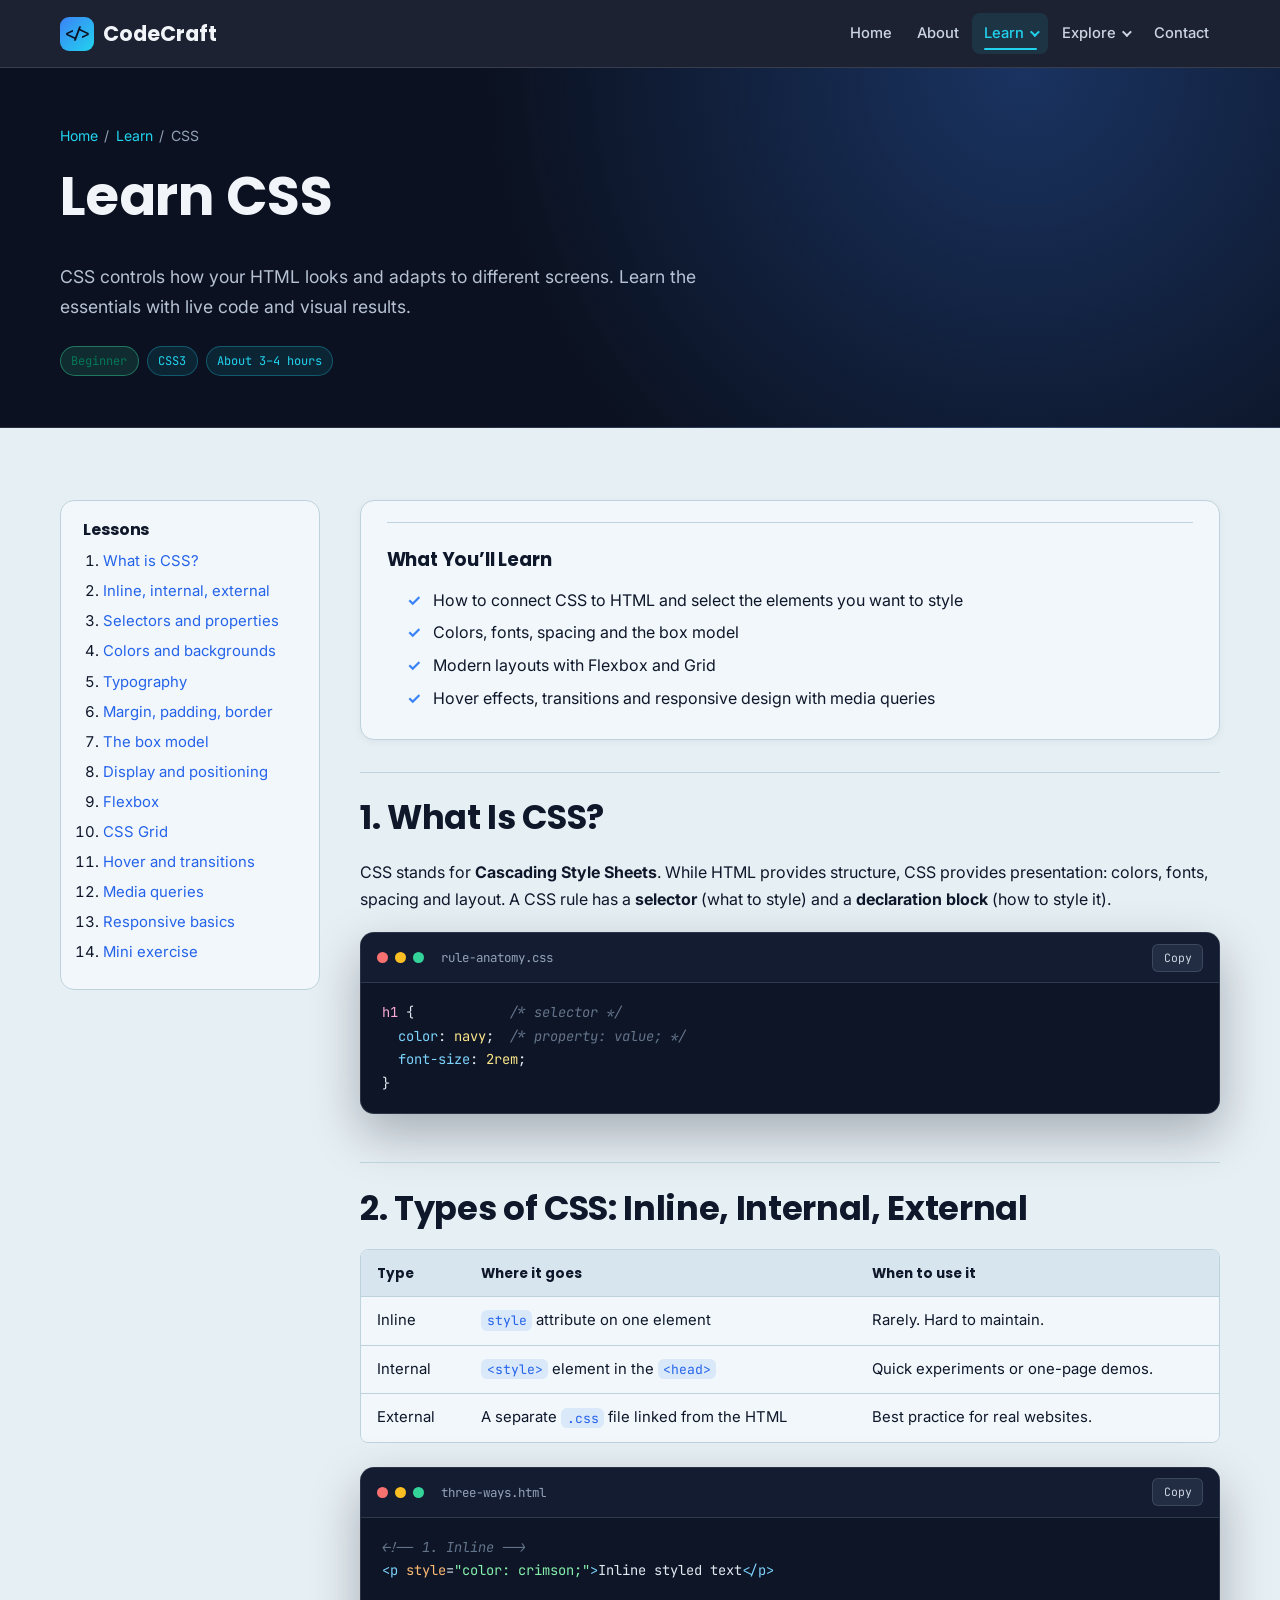
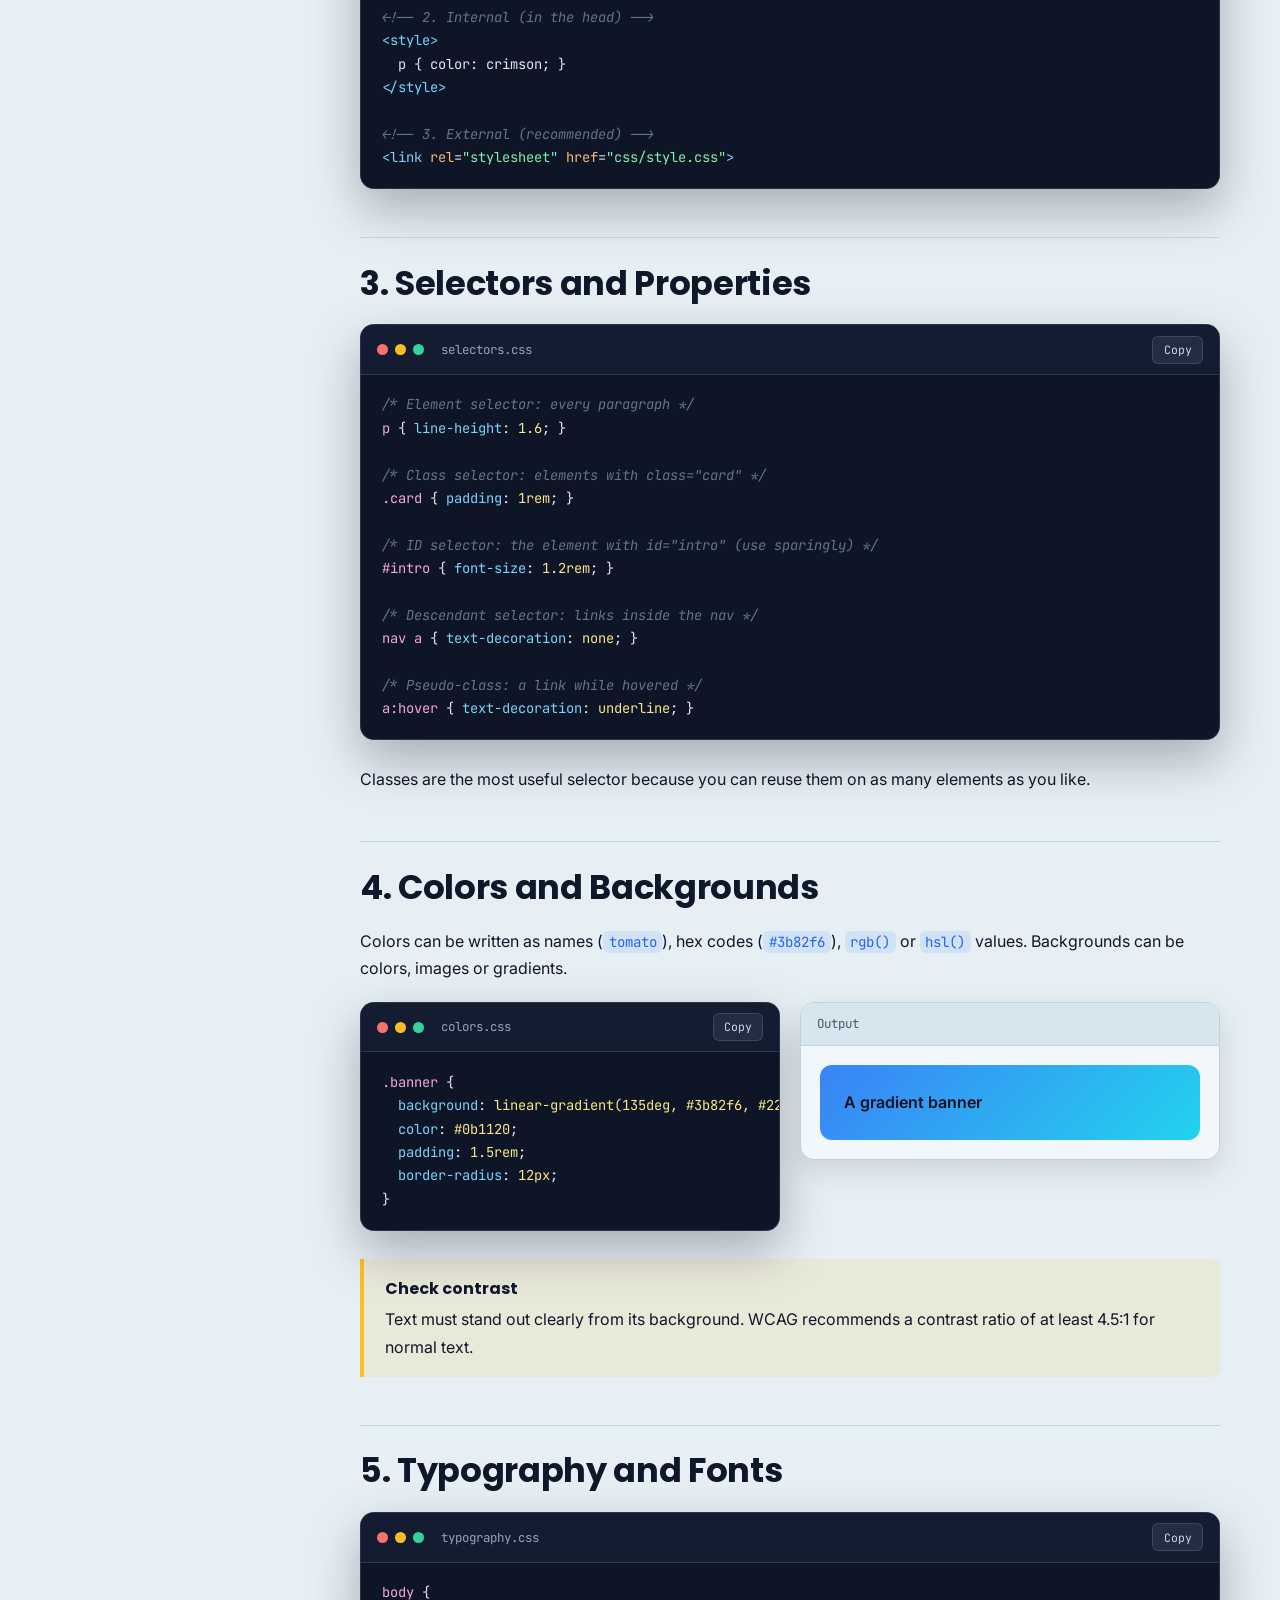
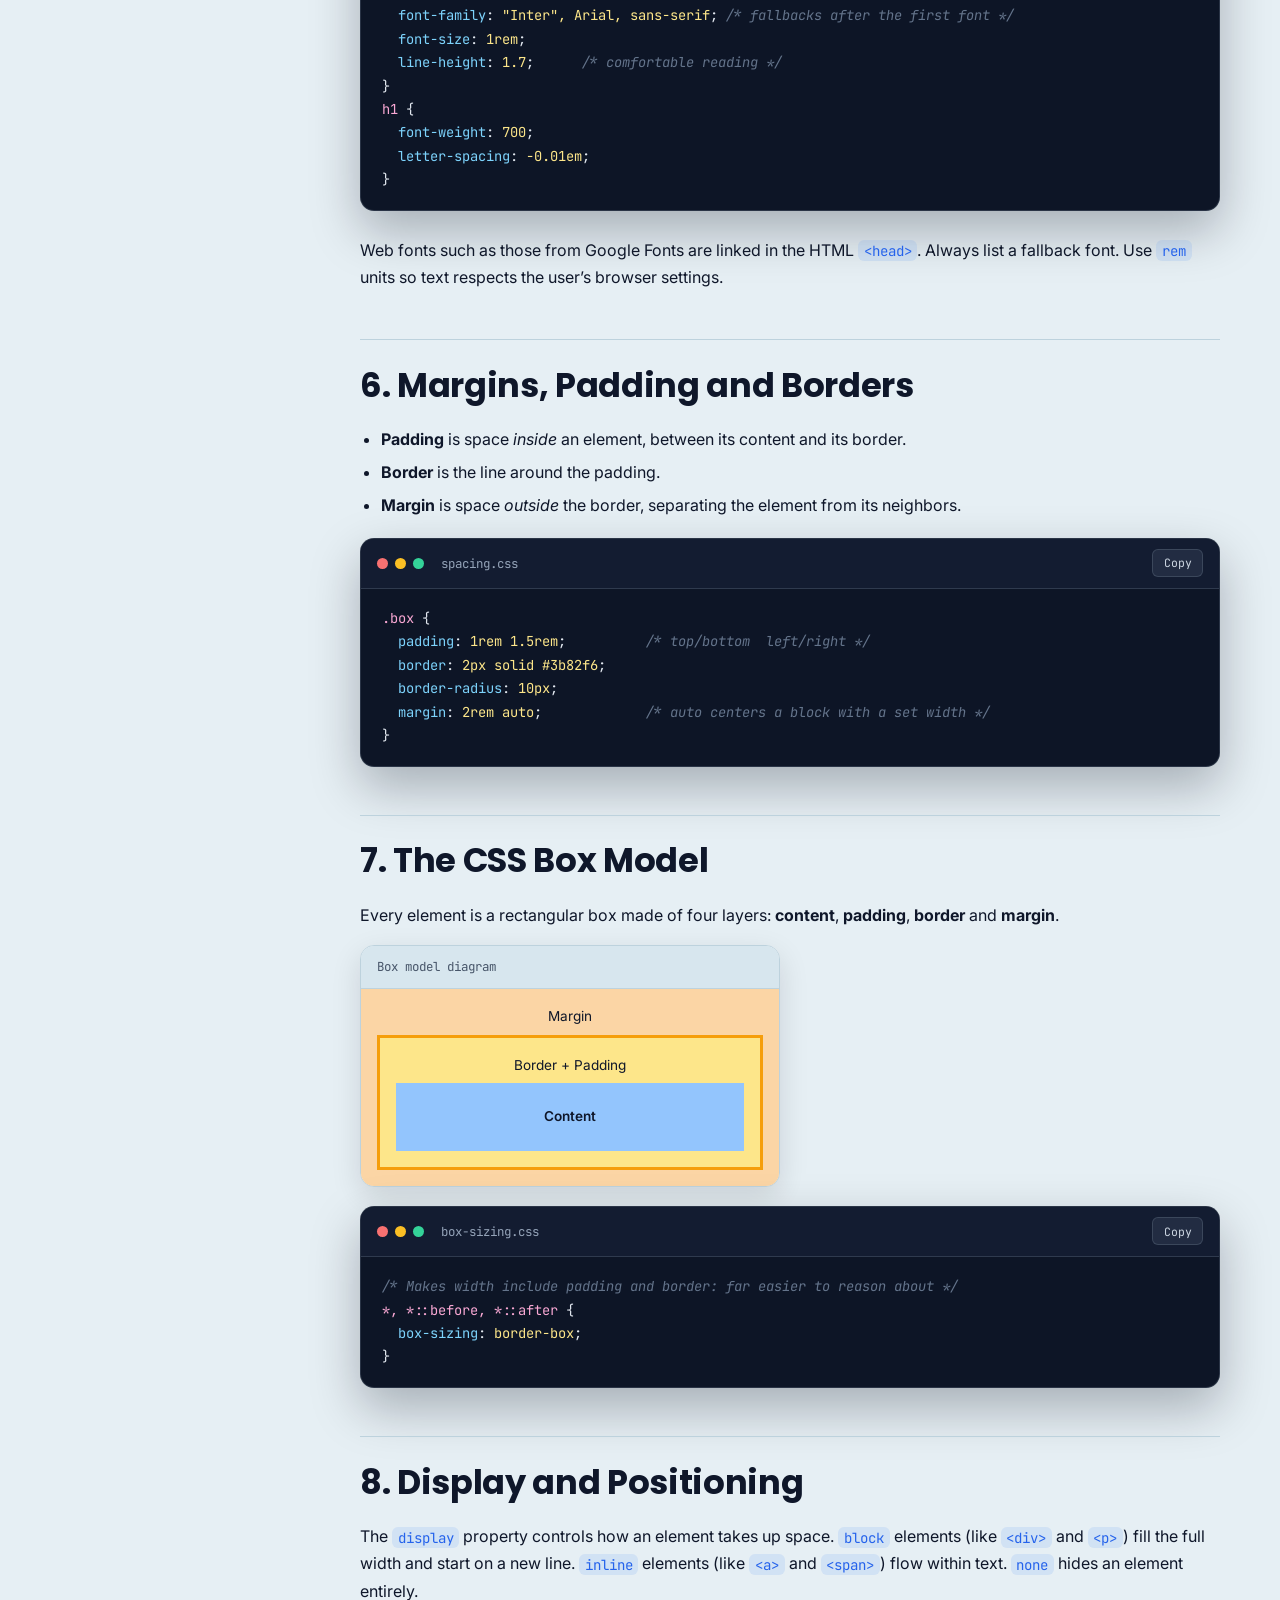
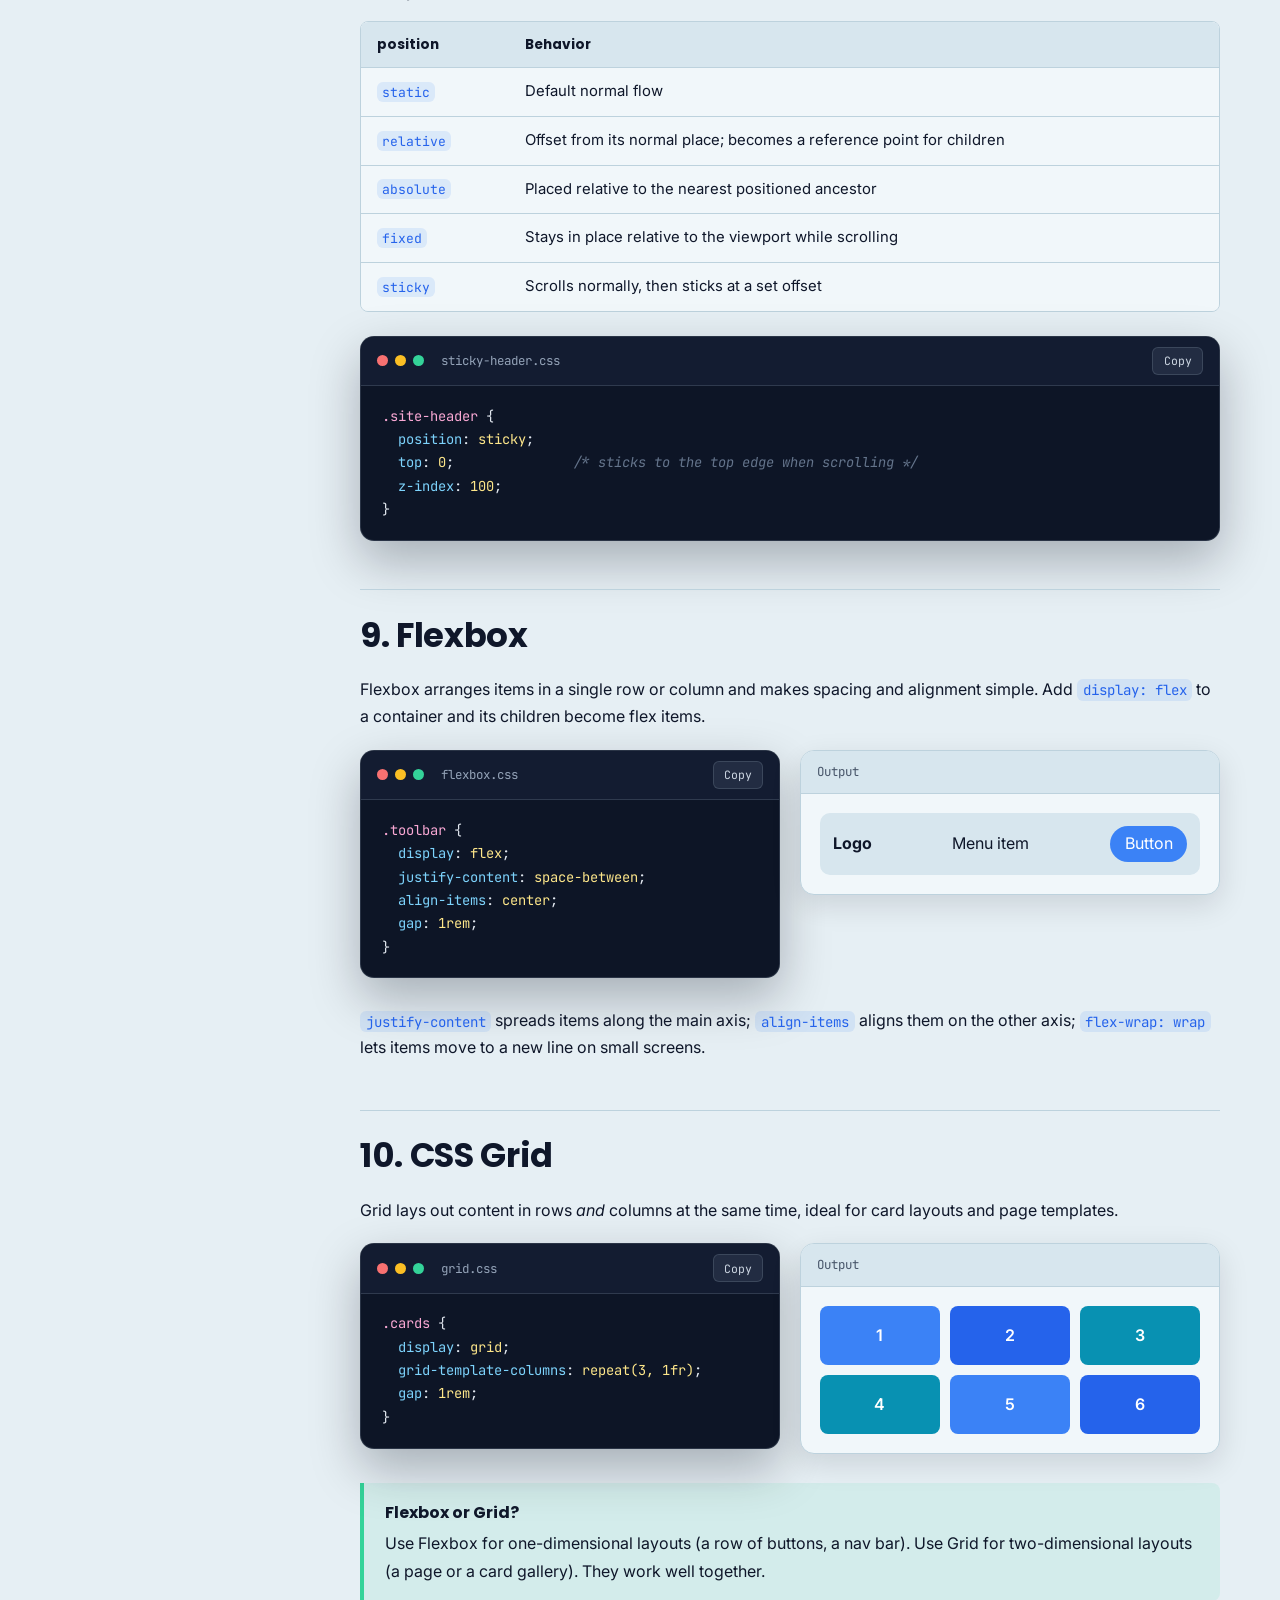
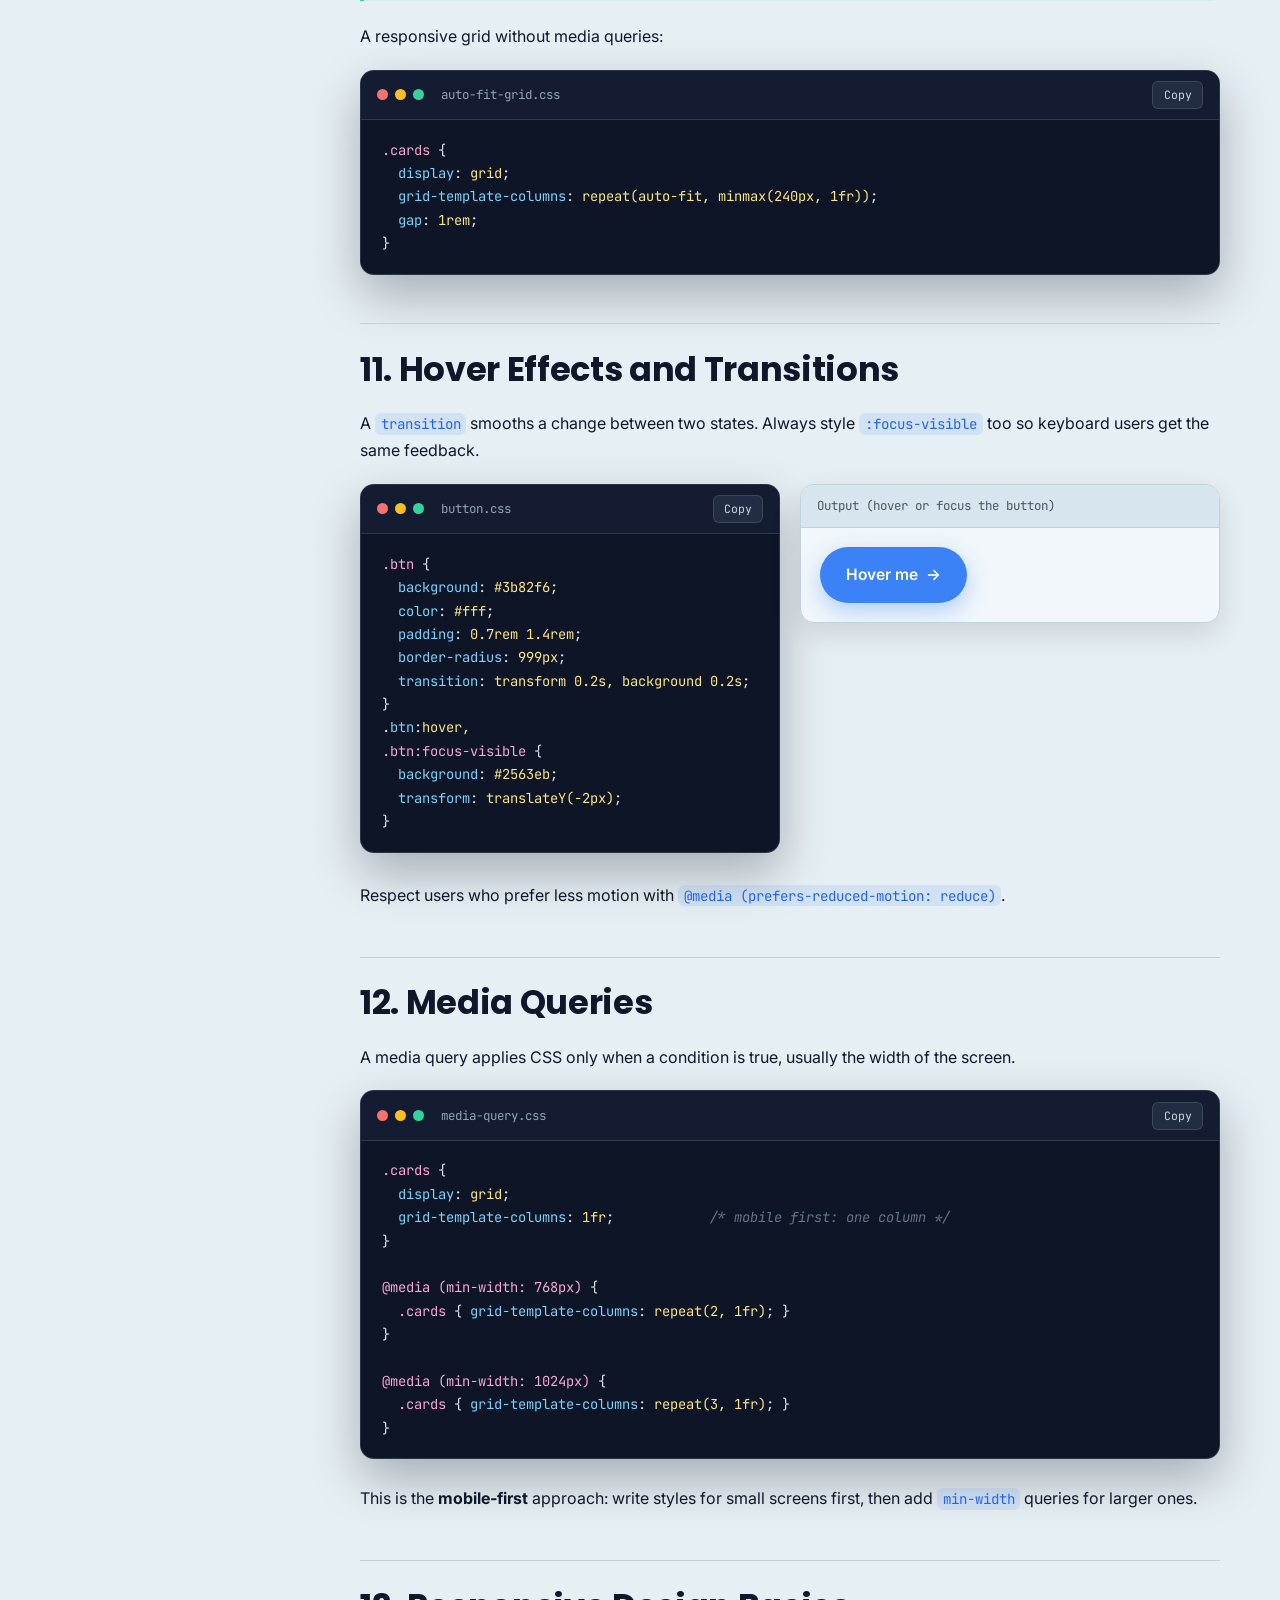
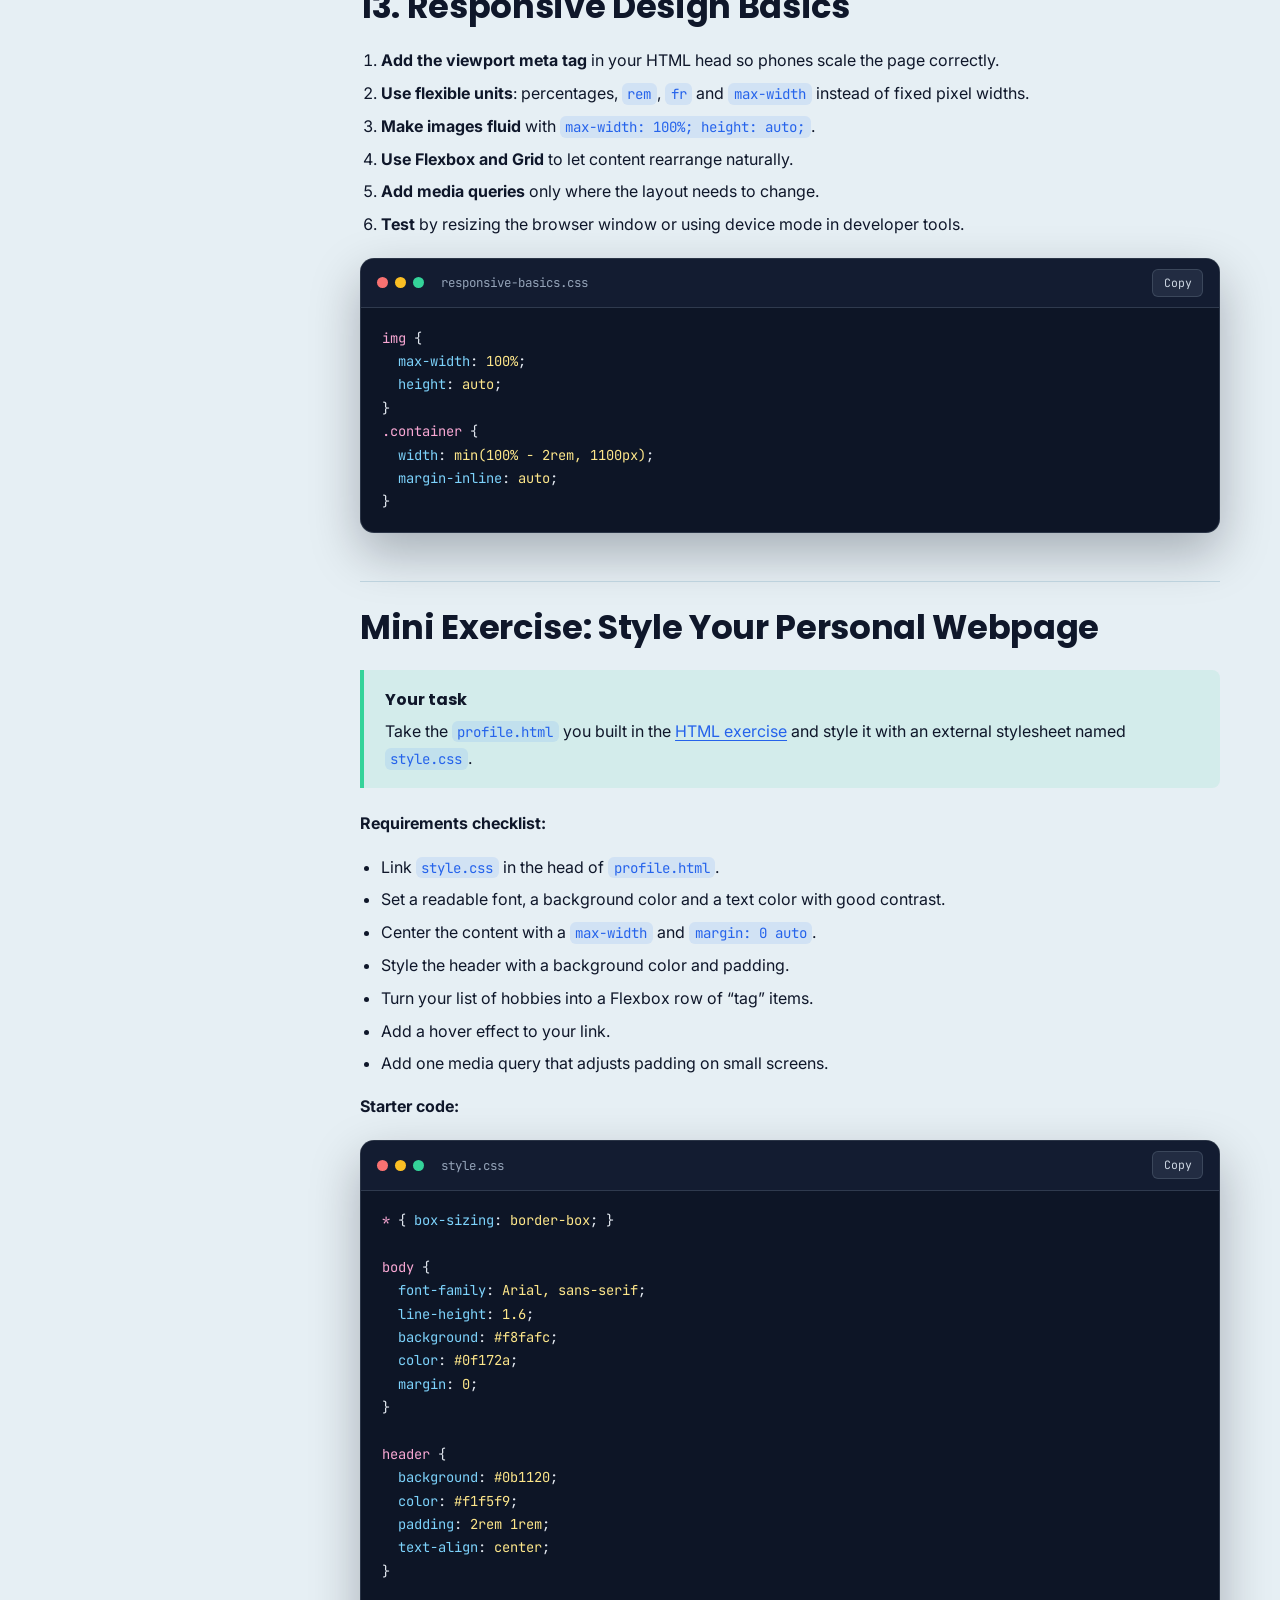
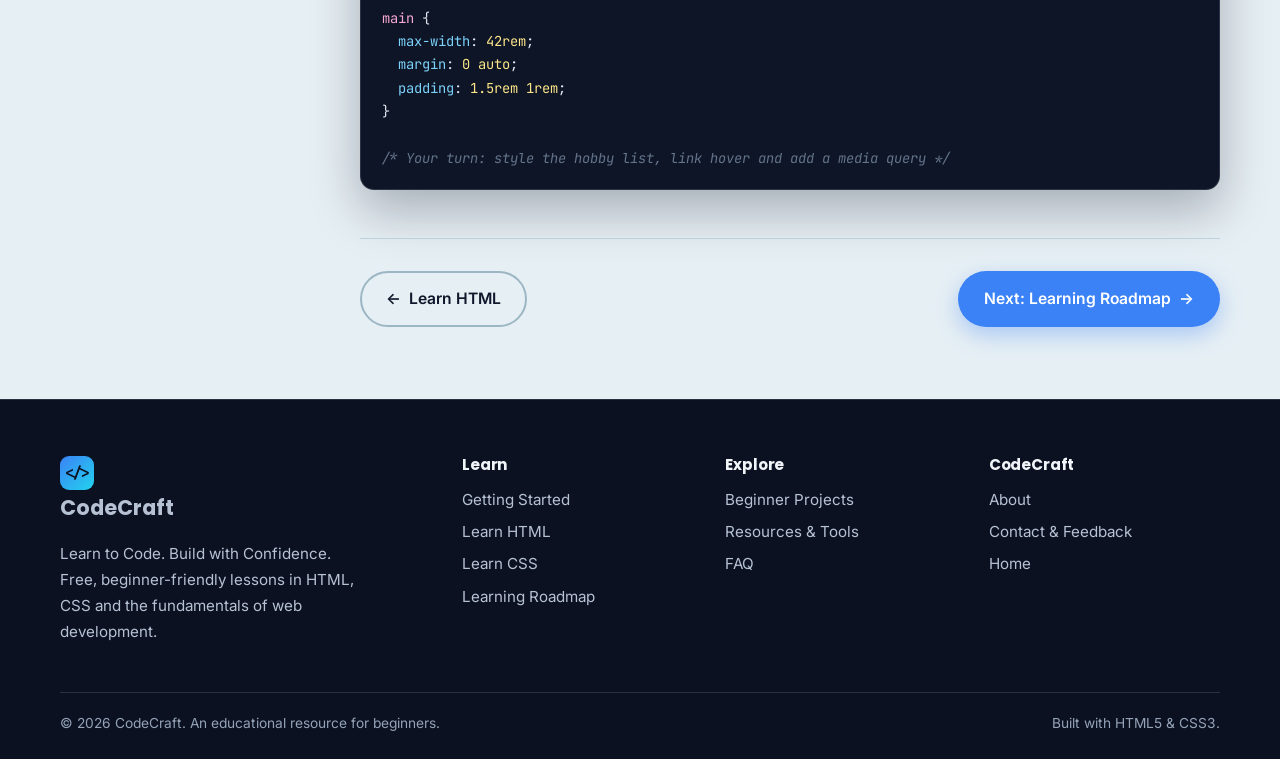
<file: css-tutorial.html>
<!DOCTYPE html>
<html lang="en">
<head>
  <meta charset="utf-8">
  <meta name="viewport" content="width=device-width, initial-scale=1">
  <title>Learn CSS — Beginner CSS3 Tutorial | CodeCraft</title>
  <meta name="description" content="A beginner CSS tutorial covering selectors, colors, typography, the box model, Flexbox, Grid, transitions, media queries and responsive design, with a mini styling exercise.">
  <meta name="theme-color" content="#0B1120">
  <link rel="icon" href="data:image/svg+xml,%3Csvg xmlns='http://www.w3.org/2000/svg' viewBox='0 0 32 32'%3E%3Crect width='32' height='32' rx='8' fill='%233B82F6'/%3E%3Ctext x='16' y='22' font-size='16' font-family='monospace' font-weight='700' text-anchor='middle' fill='%230B1120'%3E%7B%7D%3C/text%3E%3C/svg%3E">
  <link rel="preconnect" href="https://fonts.googleapis.com">
  <link rel="preconnect" href="https://fonts.gstatic.com" crossorigin>
  <link href="https://fonts.googleapis.com/css2?family=Inter:wght@400;500;600&amp;family=JetBrains+Mono:wght@400;600&amp;family=Poppins:wght@500;600;700&amp;display=swap" rel="stylesheet">
  <link rel="stylesheet" href="css/style.css">
  <link rel="stylesheet" href="css/responsive.css">
  <link rel="stylesheet" href="css/effects.css">
  <script>document.documentElement.classList.add("js");</script>
</head>
<body>
<a class="skip-link" href="#main">Skip to main content</a>
<header class="site-header">
  <div class="container nav-wrap">
    <a class="logo" href="index.html" aria-label="CodeCraft home"><span class="logo-mark" aria-hidden="true">&lt;/&gt;</span>CodeCraft</a>
    <button class="nav-toggle" type="button" aria-expanded="false" aria-controls="primary-nav" aria-label="Open menu"><span></span></button>
    <nav aria-label="Primary">
      <ul class="nav-list" id="primary-nav">
        <li><a href="index.html">Home</a></li>
        <li><a href="about.html">About</a></li>
        <li class="has-dd has-current"><button class="dd-toggle" type="button" aria-expanded="false" aria-controls="dd-learn">Learn<span class="caret" aria-hidden="true"></span></button>
          <ul class="dd-menu" id="dd-learn">
            <li><a href="getting-started.html">Getting Started<small>How websites work and your first page</small></a></li>
            <li><a href="html-tutorial.html">HTML<small>Structure, text, forms and semantics</small></a></li>
            <li><a href="css-tutorial.html" aria-current="page">CSS<small>Style, layout, Flexbox, Grid and responsive</small></a></li>
            <li><a href="roadmap.html">Roadmap<small>A 10-stage path with a progress tracker</small></a></li>
          </ul>
        </li>
        <li class="has-dd"><button class="dd-toggle" type="button" aria-expanded="false" aria-controls="dd-explore">Explore<span class="caret" aria-hidden="true"></span></button>
          <ul class="dd-menu" id="dd-explore">
            <li><a href="projects.html">Projects<small>Six beginner builds with guides</small></a></li>
            <li><a href="resources.html">Resources<small>Trusted tools and documentation</small></a></li>
            <li><a href="faq.html">FAQ<small>Quick answers to common questions</small></a></li>
          </ul>
        </li>
        <li><a href="contact.html">Contact</a></li>
      </ul>
    </nav>
  </div>
</header>
<main id="main">
<section class="page-banner">
  <div class="container">
    <nav class="breadcrumb" aria-label="Breadcrumb"><ol><li><a href="index.html">Home</a></li><li><a href="getting-started.html">Learn</a></li><li aria-current="page">CSS</li></ol></nav>
    <h1>Learn CSS</h1>
    <p>CSS controls how your HTML looks and adapts to different screens. Learn the essentials with live code and visual results.</p>
    <div class="badge-row"><span class="badge beginner">Beginner</span><span class="badge">CSS3</span><span class="badge">About 3–4 hours</span></div>
  </div>
</section>

<section class="section">
  <div class="container doc-layout">
    <aside class="toc" aria-label="On this page">
      <h2>Lessons</h2>
      <ol>
        <li><a href="#what">What is CSS?</a></li>
        <li><a href="#types">Inline, internal, external</a></li>
        <li><a href="#selectors">Selectors and properties</a></li>
        <li><a href="#colors">Colors and backgrounds</a></li>
        <li><a href="#typography">Typography</a></li>
        <li><a href="#spacing">Margin, padding, border</a></li>
        <li><a href="#box-model">The box model</a></li>
        <li><a href="#display">Display and positioning</a></li>
        <li><a href="#flexbox">Flexbox</a></li>
        <li><a href="#grid">CSS Grid</a></li>
        <li><a href="#hover">Hover and transitions</a></li>
        <li><a href="#media">Media queries</a></li>
        <li><a href="#responsive">Responsive basics</a></li>
        <li><a href="#exercise">Mini exercise</a></li>
      </ol>
    </aside>

    <div class="doc-content">
      <div class="learn-box">
        <h2>What You’ll Learn</h2>
        <ul class="stat-list">
          <li>How to connect CSS to HTML and select the elements you want to style</li>
          <li>Colors, fonts, spacing and the box model</li>
          <li>Modern layouts with Flexbox and Grid</li>
          <li>Hover effects, transitions and responsive design with media queries</li>
        </ul>
      </div>

      <section id="what">
        <h2>1. What Is CSS?</h2>
        <p>CSS stands for <strong>Cascading Style Sheets</strong>. While HTML provides structure, CSS provides presentation: colors, fonts, spacing and layout. A CSS rule has a <strong>selector</strong> (what to style) and a <strong>declaration block</strong> (how to style it).</p>
<div class="code-window"><div class="code-bar"><i></i><i></i><i></i><span>rule-anatomy.css</span></div><pre tabindex="0"><code><span class="tok-sel">h1</span> {            <span class="tok-com">/* selector */</span>
  <span class="tok-prop">color</span>: <span class="tok-val">navy</span>;  <span class="tok-com">/* property: value; */</span>
  <span class="tok-prop">font-size</span>: <span class="tok-val">2rem</span>;
}</code></pre></div>
      </section>

      <section id="types">
        <h2>2. Types of CSS: Inline, Internal, External</h2>
        <div class="table-wrap">
          <table>
            <thead><tr><th scope="col">Type</th><th scope="col">Where it goes</th><th scope="col">When to use it</th></tr></thead>
            <tbody>
              <tr><td>Inline</td><td><code>style</code> attribute on one element</td><td>Rarely. Hard to maintain.</td></tr>
              <tr><td>Internal</td><td><code>&lt;style&gt;</code> element in the <code>&lt;head&gt;</code></td><td>Quick experiments or one-page demos.</td></tr>
              <tr><td>External</td><td>A separate <code>.css</code> file linked from the HTML</td><td>Best practice for real websites.</td></tr>
            </tbody>
          </table>
        </div>
<div class="code-window"><div class="code-bar"><i></i><i></i><i></i><span>three-ways.html</span></div><pre tabindex="0"><code><span class="tok-com">&lt;!-- 1. Inline --&gt;</span>
<span class="tok-tag">&lt;p</span> <span class="tok-attr">style</span>=<span class="tok-str">"color: crimson;"</span><span class="tok-tag">&gt;</span>Inline styled text<span class="tok-tag">&lt;/p</span><span class="tok-tag">&gt;</span>

<span class="tok-com">&lt;!-- 2. Internal (in the head) --&gt;</span>
<span class="tok-tag">&lt;style</span><span class="tok-tag">&gt;</span>
  p { color: crimson; }
<span class="tok-tag">&lt;/style</span><span class="tok-tag">&gt;</span>

<span class="tok-com">&lt;!-- 3. External (recommended) --&gt;</span>
<span class="tok-tag">&lt;link</span> <span class="tok-attr">rel</span>=<span class="tok-str">"stylesheet"</span> <span class="tok-attr">href</span>=<span class="tok-str">"css/style.css"</span><span class="tok-tag">&gt;</span></code></pre></div>
      </section>

      <section id="selectors">
        <h2>3. Selectors and Properties</h2>
<div class="code-window"><div class="code-bar"><i></i><i></i><i></i><span>selectors.css</span></div><pre tabindex="0"><code><span class="tok-com">/* Element selector: every paragraph */</span>
<span class="tok-sel">p</span> { <span class="tok-prop">line-height</span>: <span class="tok-val">1.6</span>; }

<span class="tok-com">/* Class selector: elements with class="card" */</span>
<span class="tok-sel">.card</span> { <span class="tok-prop">padding</span>: <span class="tok-val">1rem</span>; }

<span class="tok-com">/* ID selector: the element with id="intro" (use sparingly) */</span>
<span class="tok-sel">#intro</span> { <span class="tok-prop">font-size</span>: <span class="tok-val">1.2rem</span>; }

<span class="tok-com">/* Descendant selector: links inside the nav */</span>
<span class="tok-sel">nav a</span> { <span class="tok-prop">text-decoration</span>: <span class="tok-val">none</span>; }

<span class="tok-com">/* Pseudo-class: a link while hovered */</span>
<span class="tok-sel">a:hover</span> { <span class="tok-prop">text-decoration</span>: <span class="tok-val">underline</span>; }</code></pre></div>
        <p>Classes are the most useful selector because you can reuse them on as many elements as you like.</p>
      </section>

      <section id="colors">
        <h2>4. Colors and Backgrounds</h2>
        <p>Colors can be written as names (<code>tomato</code>), hex codes (<code>#3b82f6</code>), <code>rgb()</code> or <code>hsl()</code> values. Backgrounds can be colors, images or gradients.</p>
        <div class="demo-pair">
<div class="code-window"><div class="code-bar"><i></i><i></i><i></i><span>colors.css</span></div><pre tabindex="0"><code><span class="tok-sel">.banner</span> {
  <span class="tok-prop">background</span>: <span class="tok-val">linear-gradient(135deg, #3b82f6, #22d3ee)</span>;
  <span class="tok-prop">color</span>: <span class="tok-val">#0b1120</span>;
  <span class="tok-prop">padding</span>: <span class="tok-val">1.5rem</span>;
  <span class="tok-prop">border-radius</span>: <span class="tok-val">12px</span>;
}</code></pre></div>
          <div class="demo-output"><div class="label">Output</div><div class="stage"><div style="background:linear-gradient(135deg,#3b82f6,#22d3ee);color:#0b1120;padding:1.5rem;border-radius:12px;font-weight:600">A gradient banner</div></div></div>
        </div>
        <div class="callout warn"><strong class="title">Check contrast</strong><p>Text must stand out clearly from its background. WCAG recommends a contrast ratio of at least 4.5:1 for normal text.</p></div>
      </section>

      <section id="typography">
        <h2>5. Typography and Fonts</h2>
<div class="code-window"><div class="code-bar"><i></i><i></i><i></i><span>typography.css</span></div><pre tabindex="0"><code><span class="tok-sel">body</span> {
  <span class="tok-prop">font-family</span>: <span class="tok-val">"Inter", Arial, sans-serif</span>; <span class="tok-com">/* fallbacks after the first font */</span>
  <span class="tok-prop">font-size</span>: <span class="tok-val">1rem</span>;
  <span class="tok-prop">line-height</span>: <span class="tok-val">1.7</span>;      <span class="tok-com">/* comfortable reading */</span>
}
<span class="tok-sel">h1</span> {
  <span class="tok-prop">font-weight</span>: <span class="tok-val">700</span>;
  <span class="tok-prop">letter-spacing</span>: <span class="tok-val">-0.01em</span>;
}</code></pre></div>
        <p>Web fonts such as those from Google Fonts are linked in the HTML <code>&lt;head&gt;</code>. Always list a fallback font. Use <code>rem</code> units so text respects the user’s browser settings.</p>
      </section>

      <section id="spacing">
        <h2>6. Margins, Padding and Borders</h2>
        <ul>
          <li><strong>Padding</strong> is space <em>inside</em> an element, between its content and its border.</li>
          <li><strong>Border</strong> is the line around the padding.</li>
          <li><strong>Margin</strong> is space <em>outside</em> the border, separating the element from its neighbors.</li>
        </ul>
<div class="code-window"><div class="code-bar"><i></i><i></i><i></i><span>spacing.css</span></div><pre tabindex="0"><code><span class="tok-sel">.box</span> {
  <span class="tok-prop">padding</span>: <span class="tok-val">1rem 1.5rem</span>;          <span class="tok-com">/* top/bottom  left/right */</span>
  <span class="tok-prop">border</span>: <span class="tok-val">2px solid #3b82f6</span>;
  <span class="tok-prop">border-radius</span>: <span class="tok-val">10px</span>;
  <span class="tok-prop">margin</span>: <span class="tok-val">2rem auto</span>;             <span class="tok-com">/* auto centers a block with a set width */</span>
}</code></pre></div>
      </section>

      <section id="box-model">
        <h2>7. The CSS Box Model</h2>
        <p>Every element is a rectangular box made of four layers: <strong>content</strong>, <strong>padding</strong>, <strong>border</strong> and <strong>margin</strong>.</p>
        <div class="demo-output" style="max-width:420px"><div class="label">Box model diagram</div>
          <div class="stage" style="background:#FBD5A5;padding:1rem;text-align:center;font-size:.85rem">Margin
            <div style="background:#FDE68A;border:3px solid #F59E0B;padding:1rem;margin-top:.4rem">Border + Padding
              <div style="background:#93C5FD;padding:1.4rem;margin-top:.4rem;font-weight:600">Content</div>
            </div>
          </div>
        </div>
<div class="code-window"><div class="code-bar"><i></i><i></i><i></i><span>box-sizing.css</span></div><pre tabindex="0"><code><span class="tok-com">/* Makes width include padding and border: far easier to reason about */</span>
<span class="tok-sel">*, *::before, *::after</span> {
  <span class="tok-prop">box-sizing</span>: <span class="tok-val">border-box</span>;
}</code></pre></div>
      </section>

      <section id="display">
        <h2>8. Display and Positioning</h2>
        <p>The <code>display</code> property controls how an element takes up space. <code>block</code> elements (like <code>&lt;div&gt;</code> and <code>&lt;p&gt;</code>) fill the full width and start on a new line. <code>inline</code> elements (like <code>&lt;a&gt;</code> and <code>&lt;span&gt;</code>) flow within text. <code>none</code> hides an element entirely.</p>
        <div class="table-wrap"><table>
          <thead><tr><th scope="col">position</th><th scope="col">Behavior</th></tr></thead>
          <tbody>
            <tr><td><code>static</code></td><td>Default normal flow</td></tr>
            <tr><td><code>relative</code></td><td>Offset from its normal place; becomes a reference point for children</td></tr>
            <tr><td><code>absolute</code></td><td>Placed relative to the nearest positioned ancestor</td></tr>
            <tr><td><code>fixed</code></td><td>Stays in place relative to the viewport while scrolling</td></tr>
            <tr><td><code>sticky</code></td><td>Scrolls normally, then sticks at a set offset</td></tr>
          </tbody>
        </table></div>
<div class="code-window"><div class="code-bar"><i></i><i></i><i></i><span>sticky-header.css</span></div><pre tabindex="0"><code><span class="tok-sel">.site-header</span> {
  <span class="tok-prop">position</span>: <span class="tok-val">sticky</span>;
  <span class="tok-prop">top</span>: <span class="tok-val">0</span>;               <span class="tok-com">/* sticks to the top edge when scrolling */</span>
  <span class="tok-prop">z-index</span>: <span class="tok-val">100</span>;
}</code></pre></div>
      </section>

      <section id="flexbox">
        <h2>9. Flexbox</h2>
        <p>Flexbox arranges items in a single row or column and makes spacing and alignment simple. Add <code>display: flex</code> to a container and its children become flex items.</p>
        <div class="demo-pair">
<div class="code-window"><div class="code-bar"><i></i><i></i><i></i><span>flexbox.css</span></div><pre tabindex="0"><code><span class="tok-sel">.toolbar</span> {
  <span class="tok-prop">display</span>: <span class="tok-val">flex</span>;
  <span class="tok-prop">justify-content</span>: <span class="tok-val">space-between</span>;
  <span class="tok-prop">align-items</span>: <span class="tok-val">center</span>;
  <span class="tok-prop">gap</span>: <span class="tok-val">1rem</span>;
}</code></pre></div>
          <div class="demo-output"><div class="label">Output</div><div class="stage">
            <div style="display:flex;justify-content:space-between;align-items:center;gap:1rem;background:#D7E6EE;padding:.8rem;border-radius:10px">
              <strong>Logo</strong><span>Menu item</span><span style="background:#3B82F6;color:#fff;padding:.3rem .9rem;border-radius:999px">Button</span>
            </div>
          </div></div>
        </div>
        <p><code>justify-content</code> spreads items along the main axis; <code>align-items</code> aligns them on the other axis; <code>flex-wrap: wrap</code> lets items move to a new line on small screens.</p>
      </section>

      <section id="grid">
        <h2>10. CSS Grid</h2>
        <p>Grid lays out content in rows <em>and</em> columns at the same time, ideal for card layouts and page templates.</p>
        <div class="demo-pair">
<div class="code-window"><div class="code-bar"><i></i><i></i><i></i><span>grid.css</span></div><pre tabindex="0"><code><span class="tok-sel">.cards</span> {
  <span class="tok-prop">display</span>: <span class="tok-val">grid</span>;
  <span class="tok-prop">grid-template-columns</span>: <span class="tok-val">repeat(3, 1fr)</span>;
  <span class="tok-prop">gap</span>: <span class="tok-val">1rem</span>;
}</code></pre></div>
          <div class="demo-output"><div class="label">Output</div><div class="stage">
            <div style="display:grid;grid-template-columns:repeat(3,1fr);gap:.6rem;text-align:center;color:#fff;font-weight:600">
              <div style="background:#3B82F6;padding:1rem;border-radius:8px">1</div><div style="background:#2563EB;padding:1rem;border-radius:8px">2</div><div style="background:#0891B2;padding:1rem;border-radius:8px">3</div>
              <div style="background:#0891B2;padding:1rem;border-radius:8px">4</div><div style="background:#3B82F6;padding:1rem;border-radius:8px">5</div><div style="background:#2563EB;padding:1rem;border-radius:8px">6</div>
            </div>
          </div></div>
        </div>
        <div class="callout tip"><strong class="title">Flexbox or Grid?</strong><p>Use Flexbox for one-dimensional layouts (a row of buttons, a nav bar). Use Grid for two-dimensional layouts (a page or a card gallery). They work well together.</p></div>
        <p>A responsive grid without media queries:</p>
<div class="code-window"><div class="code-bar"><i></i><i></i><i></i><span>auto-fit-grid.css</span></div><pre tabindex="0"><code><span class="tok-sel">.cards</span> {
  <span class="tok-prop">display</span>: <span class="tok-val">grid</span>;
  <span class="tok-prop">grid-template-columns</span>: <span class="tok-val">repeat(auto-fit, minmax(240px, 1fr))</span>;
  <span class="tok-prop">gap</span>: <span class="tok-val">1rem</span>;
}</code></pre></div>
      </section>

      <section id="hover">
        <h2>11. Hover Effects and Transitions</h2>
        <p>A <code>transition</code> smooths a change between two states. Always style <code>:focus-visible</code> too so keyboard users get the same feedback.</p>
        <div class="demo-pair">
<div class="code-window"><div class="code-bar"><i></i><i></i><i></i><span>button.css</span></div><pre tabindex="0"><code><span class="tok-sel">.btn</span> {
  <span class="tok-prop">background</span>: <span class="tok-val">#3b82f6</span>;
  <span class="tok-prop">color</span>: <span class="tok-val">#fff</span>;
  <span class="tok-prop">padding</span>: <span class="tok-val">0.7rem 1.4rem</span>;
  <span class="tok-prop">border-radius</span>: <span class="tok-val">999px</span>;
  <span class="tok-prop">transition</span>: <span class="tok-val">transform 0.2s, background 0.2s</span>;
}
.<span class="tok-prop">btn</span>:<span class="tok-val">hover,</span>
<span class="tok-sel">.btn:focus-visible</span> {
  <span class="tok-prop">background</span>: <span class="tok-val">#2563eb</span>;
  <span class="tok-prop">transform</span>: <span class="tok-val">translateY(-2px)</span>;
}</code></pre></div>
          <div class="demo-output"><div class="label">Output (hover or focus the button)</div><div class="stage">
            <a class="btn btn-primary" href="#hover">Hover me</a>
          </div></div>
        </div>
        <p>Respect users who prefer less motion with <code>@media (prefers-reduced-motion: reduce)</code>.</p>
      </section>

      <section id="media">
        <h2>12. Media Queries</h2>
        <p>A media query applies CSS only when a condition is true, usually the width of the screen.</p>
<div class="code-window"><div class="code-bar"><i></i><i></i><i></i><span>media-query.css</span></div><pre tabindex="0"><code><span class="tok-sel">.cards</span> {
  <span class="tok-prop">display</span>: <span class="tok-val">grid</span>;
  <span class="tok-prop">grid-template-columns</span>: <span class="tok-val">1fr</span>;            <span class="tok-com">/* mobile first: one column */</span>
}

<span class="tok-sel">@media (min-width: 768px)</span> {
  <span class="tok-sel">.cards</span> { <span class="tok-prop">grid-template-columns</span>: <span class="tok-val">repeat(2, 1fr)</span>; }
}

<span class="tok-sel">@media (min-width: 1024px)</span> {
  <span class="tok-sel">.cards</span> { <span class="tok-prop">grid-template-columns</span>: <span class="tok-val">repeat(3, 1fr)</span>; }
}</code></pre></div>
        <p>This is the <strong>mobile-first</strong> approach: write styles for small screens first, then add <code>min-width</code> queries for larger ones.</p>
      </section>

      <section id="responsive">
        <h2>13. Responsive Design Basics</h2>
        <ol>
          <li><strong>Add the viewport meta tag</strong> in your HTML head so phones scale the page correctly.</li>
          <li><strong>Use flexible units</strong>: percentages, <code>rem</code>, <code>fr</code> and <code>max-width</code> instead of fixed pixel widths.</li>
          <li><strong>Make images fluid</strong> with <code>max-width: 100%; height: auto;</code>.</li>
          <li><strong>Use Flexbox and Grid</strong> to let content rearrange naturally.</li>
          <li><strong>Add media queries</strong> only where the layout needs to change.</li>
          <li><strong>Test</strong> by resizing the browser window or using device mode in developer tools.</li>
        </ol>
<div class="code-window"><div class="code-bar"><i></i><i></i><i></i><span>responsive-basics.css</span></div><pre tabindex="0"><code><span class="tok-sel">img</span> {
  <span class="tok-prop">max-width</span>: <span class="tok-val">100%</span>;
  <span class="tok-prop">height</span>: <span class="tok-val">auto</span>;
}
<span class="tok-sel">.container</span> {
  <span class="tok-prop">width</span>: <span class="tok-val">min(100% - 2rem, 1100px)</span>;
  <span class="tok-prop">margin-inline</span>: <span class="tok-val">auto</span>;
}</code></pre></div>
      </section>

      <section id="exercise">
        <h2>Mini Exercise: Style Your Personal Webpage</h2>
        <div class="callout tip"><strong class="title">Your task</strong><p>Take the <code>profile.html</code> you built in the <a href="html-tutorial.html#exercise">HTML exercise</a> and style it with an external stylesheet named <code>style.css</code>.</p></div>
        <p><strong>Requirements checklist:</strong></p>
        <ul>
          <li>Link <code>style.css</code> in the head of <code>profile.html</code>.</li>
          <li>Set a readable font, a background color and a text color with good contrast.</li>
          <li>Center the content with a <code>max-width</code> and <code>margin: 0 auto</code>.</li>
          <li>Style the header with a background color and padding.</li>
          <li>Turn your list of hobbies into a Flexbox row of “tag” items.</li>
          <li>Add a hover effect to your link.</li>
          <li>Add one media query that adjusts padding on small screens.</li>
        </ul>
        <p><strong>Starter code:</strong></p>
<div class="code-window"><div class="code-bar"><i></i><i></i><i></i><span>style.css</span></div><pre tabindex="0"><code><span class="tok-sel">*</span> { <span class="tok-prop">box-sizing</span>: <span class="tok-val">border-box</span>; }

<span class="tok-sel">body</span> {
  <span class="tok-prop">font-family</span>: <span class="tok-val">Arial, sans-serif</span>;
  <span class="tok-prop">line-height</span>: <span class="tok-val">1.6</span>;
  <span class="tok-prop">background</span>: <span class="tok-val">#f8fafc</span>;
  <span class="tok-prop">color</span>: <span class="tok-val">#0f172a</span>;
  <span class="tok-prop">margin</span>: <span class="tok-val">0</span>;
}

<span class="tok-sel">header</span> {
  <span class="tok-prop">background</span>: <span class="tok-val">#0b1120</span>;
  <span class="tok-prop">color</span>: <span class="tok-val">#f1f5f9</span>;
  <span class="tok-prop">padding</span>: <span class="tok-val">2rem 1rem</span>;
  <span class="tok-prop">text-align</span>: <span class="tok-val">center</span>;
}

<span class="tok-sel">main</span> {
  <span class="tok-prop">max-width</span>: <span class="tok-val">42rem</span>;
  <span class="tok-prop">margin</span>: <span class="tok-val">0 auto</span>;
  <span class="tok-prop">padding</span>: <span class="tok-val">1.5rem 1rem</span>;
}

<span class="tok-com">/* Your turn: style the hobby list, link hover and add a media query */</span></code></pre></div>
      </section>

      <div class="pager">
        <a class="btn btn-secondary back" href="html-tutorial.html">Learn HTML</a>
        <a class="btn btn-primary" href="roadmap.html">Next: Learning Roadmap</a>
      </div>
    </div>
  </div>
</section>

</main>
<footer class="site-footer">
  <div class="container">
    <div class="footer-grid">
      <div>
        <a class="logo" href="index.html"><span class="logo-mark" aria-hidden="true">&lt;/&gt;</span>CodeCraft</a>
        <p style="margin-top:1rem;max-width:300px">Learn to Code. Build with Confidence. Free, beginner-friendly lessons in HTML, CSS and the fundamentals of web development.</p>
      </div>
      <div>
        <h2>Learn</h2>
        <ul>
          <li><a href="getting-started.html">Getting Started</a></li>
          <li><a href="html-tutorial.html">Learn HTML</a></li>
          <li><a href="css-tutorial.html">Learn CSS</a></li>
          <li><a href="roadmap.html">Learning Roadmap</a></li>
        </ul>
      </div>
      <div>
        <h2>Explore</h2>
        <ul>
          <li><a href="projects.html">Beginner Projects</a></li>
          <li><a href="resources.html">Resources &amp; Tools</a></li>
          <li><a href="faq.html">FAQ</a></li>
        </ul>
      </div>
      <div>
        <h2>CodeCraft</h2>
        <ul>
          <li><a href="about.html">About</a></li>
          <li><a href="contact.html">Contact &amp; Feedback</a></li>
          <li><a href="index.html">Home</a></li>
        </ul>
      </div>
    </div>
    <div class="footer-bottom">
      <span>&copy; 2026 CodeCraft. An educational resource for beginners.</span>
      <span>Built with HTML5 &amp; CSS3.</span>
    </div>
  </div>
</footer>
<script src="js/script.js"></script>
</body>
</html>
</file>
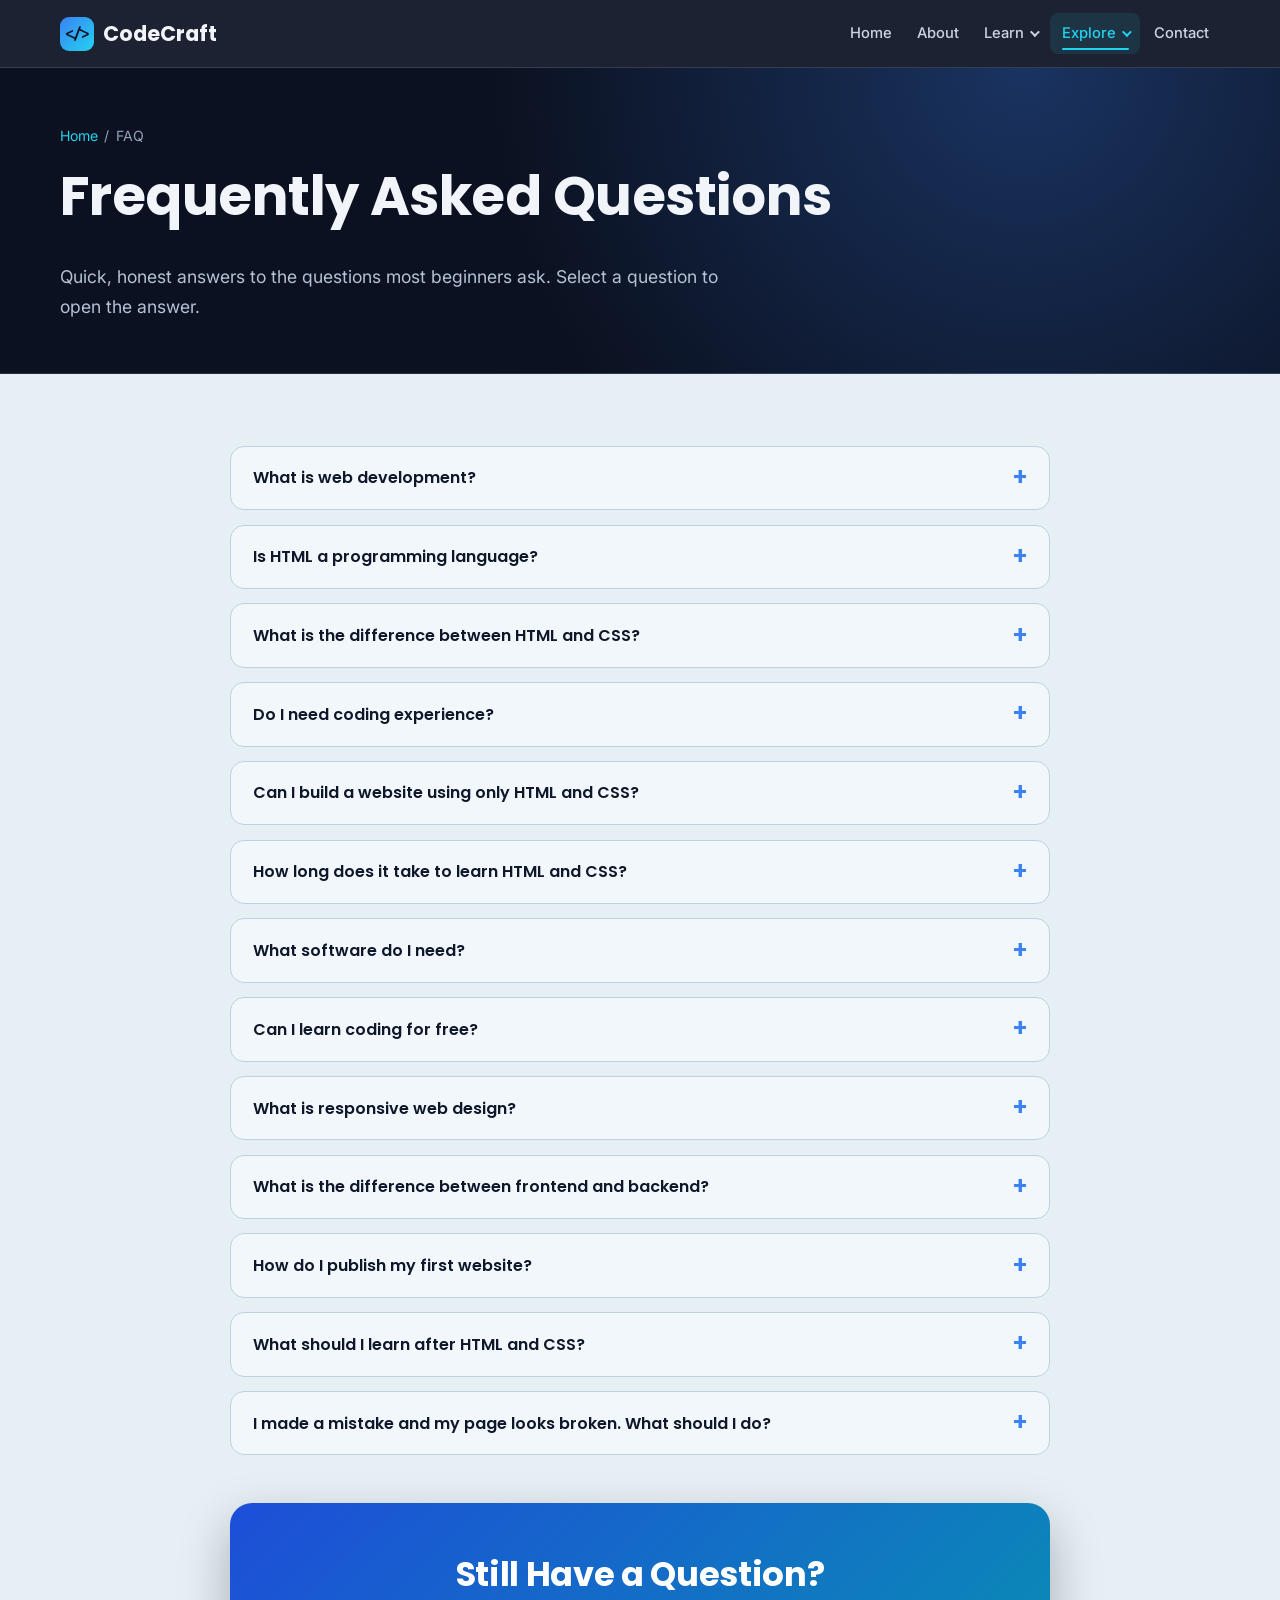
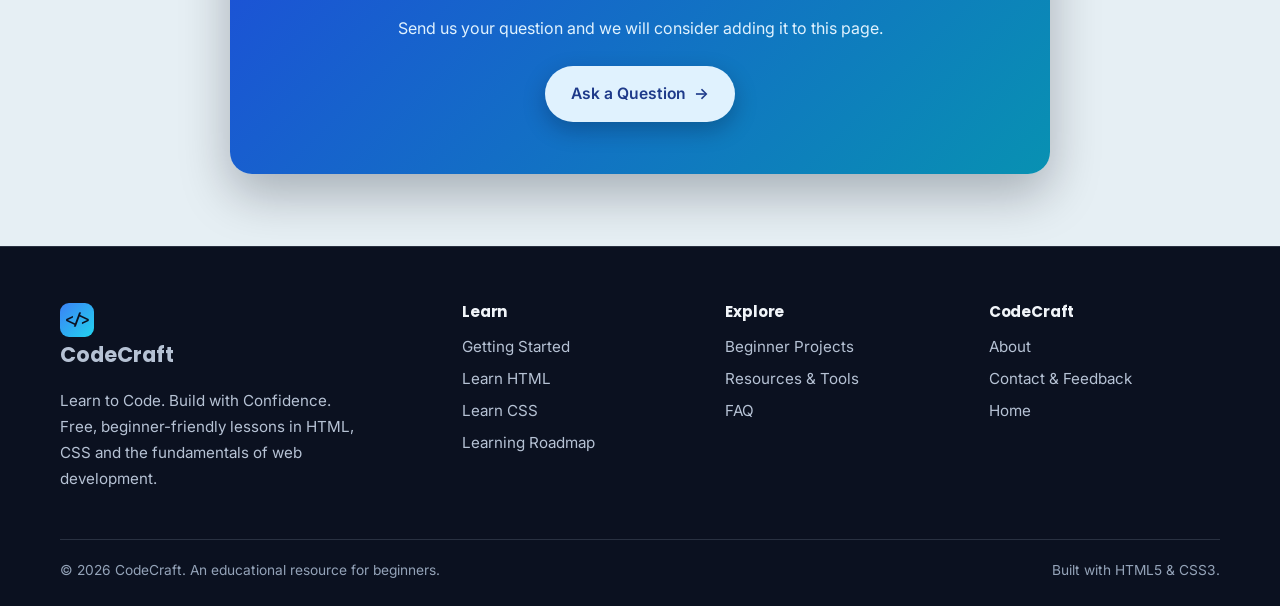
<file: faq.html>
<!DOCTYPE html>
<html lang="en">
<head>
  <meta charset="utf-8">
  <meta name="viewport" content="width=device-width, initial-scale=1">
  <title>Web Development FAQ — Beginner Questions Answered | CodeCraft</title>
  <meta name="description" content="Answers to common beginner questions about web development, HTML, CSS, learning time, software, free resources, responsive design, publishing a site and what to learn next.">
  <meta name="theme-color" content="#0B1120">
  <link rel="icon" href="data:image/svg+xml,%3Csvg xmlns='http://www.w3.org/2000/svg' viewBox='0 0 32 32'%3E%3Crect width='32' height='32' rx='8' fill='%233B82F6'/%3E%3Ctext x='16' y='22' font-size='16' font-family='monospace' font-weight='700' text-anchor='middle' fill='%230B1120'%3E%7B%7D%3C/text%3E%3C/svg%3E">
  <link rel="preconnect" href="https://fonts.googleapis.com">
  <link rel="preconnect" href="https://fonts.gstatic.com" crossorigin>
  <link href="https://fonts.googleapis.com/css2?family=Inter:wght@400;500;600&amp;family=JetBrains+Mono:wght@400;600&amp;family=Poppins:wght@500;600;700&amp;display=swap" rel="stylesheet">
  <link rel="stylesheet" href="css/style.css">
  <link rel="stylesheet" href="css/responsive.css">
  <link rel="stylesheet" href="css/effects.css">
  <script>document.documentElement.classList.add("js");</script>
</head>
<body>
<a class="skip-link" href="#main">Skip to main content</a>
<header class="site-header">
  <div class="container nav-wrap">
    <a class="logo" href="index.html" aria-label="CodeCraft home"><span class="logo-mark" aria-hidden="true">&lt;/&gt;</span>CodeCraft</a>
    <button class="nav-toggle" type="button" aria-expanded="false" aria-controls="primary-nav" aria-label="Open menu"><span></span></button>
    <nav aria-label="Primary">
      <ul class="nav-list" id="primary-nav">
        <li><a href="index.html">Home</a></li>
        <li><a href="about.html">About</a></li>
        <li class="has-dd"><button class="dd-toggle" type="button" aria-expanded="false" aria-controls="dd-learn">Learn<span class="caret" aria-hidden="true"></span></button>
          <ul class="dd-menu" id="dd-learn">
            <li><a href="getting-started.html">Getting Started<small>How websites work and your first page</small></a></li>
            <li><a href="html-tutorial.html">HTML<small>Structure, text, forms and semantics</small></a></li>
            <li><a href="css-tutorial.html">CSS<small>Style, layout, Flexbox, Grid and responsive</small></a></li>
            <li><a href="roadmap.html">Roadmap<small>A 10-stage path with a progress tracker</small></a></li>
          </ul>
        </li>
        <li class="has-dd has-current"><button class="dd-toggle" type="button" aria-expanded="false" aria-controls="dd-explore">Explore<span class="caret" aria-hidden="true"></span></button>
          <ul class="dd-menu" id="dd-explore">
            <li><a href="projects.html">Projects<small>Six beginner builds with guides</small></a></li>
            <li><a href="resources.html">Resources<small>Trusted tools and documentation</small></a></li>
            <li><a href="faq.html" aria-current="page">FAQ<small>Quick answers to common questions</small></a></li>
          </ul>
        </li>
        <li><a href="contact.html">Contact</a></li>
      </ul>
    </nav>
  </div>
</header>
<main id="main">
<section class="page-banner">
  <div class="container">
    <nav class="breadcrumb" aria-label="Breadcrumb"><ol><li><a href="index.html">Home</a></li><li aria-current="page">FAQ</li></ol></nav>
    <h1>Frequently Asked Questions</h1>
    <p>Quick, honest answers to the questions most beginners ask. Select a question to open the answer.</p>
  </div>
</section>

<section class="section">
  <div class="container faq-list">
    <details class="faq" id="what-is">
      <summary>What is web development?</summary>
      <div class="answer"><p>Web development is the process of building websites and web applications. It includes designing how pages look, writing the code that structures and styles them, and, for larger sites, building the server-side systems behind them. See <a href="getting-started.html">Getting Started</a> for a full introduction.</p></div>
    </details>
    <details class="faq">
      <summary>Is HTML a programming language?</summary>
      <div class="answer"><p>Not in the strict sense. HTML is a <em>markup language</em>: it describes the structure and meaning of content. It does not contain logic such as conditions or loops. Languages like JavaScript and Python are programming languages. HTML is still an essential skill, and the best place to start.</p></div>
    </details>
    <details class="faq">
      <summary>What is the difference between HTML and CSS?</summary>
      <div class="answer"><p>HTML defines <strong>what</strong> is on the page (headings, paragraphs, images, links). CSS defines <strong>how it looks</strong> (colors, fonts, spacing, layout). Learn them together: HTML first, then CSS. Start with the <a href="html-tutorial.html">HTML tutorial</a> and the <a href="css-tutorial.html">CSS tutorial</a>.</p></div>
    </details>
    <details class="faq">
      <summary>Do I need coding experience?</summary>
      <div class="answer"><p>No. HTML and CSS are widely considered the most beginner-friendly parts of programming and web development. If you can use a computer and a web browser, you can begin.</p></div>
    </details>
    <details class="faq">
      <summary>Can I build a website using only HTML and CSS?</summary>
      <div class="answer"><p>Yes. Many websites, such as portfolios, landing pages, documentation and simple business sites, are built with only HTML and CSS. You only need JavaScript or a backend when you want features like user accounts, saving data or complex interactions.</p></div>
    </details>
    <details class="faq">
      <summary>How long does it take to learn HTML and CSS?</summary>
      <div class="answer"><p>It depends on how much time you practice. With a few hours per week, many learners are comfortable with the basics in roughly one to three months, and confident building full responsive pages after a few more. Mastery takes longer, and learning never really ends. Regular practice matters more than speed.</p></div>
    </details>
    <details class="faq">
      <summary>What software do I need?</summary>
      <div class="answer"><p>Just a modern web browser and a text editor, both free. <a href="https://code.visualstudio.com/" rel="noopener">Visual Studio Code</a> is a popular editor. See the <a href="resources.html#editors">Resources</a> page for more options.</p></div>
    </details>
    <details class="faq">
      <summary>Can I learn coding for free?</summary>
      <div class="answer"><p>Yes. Excellent free resources exist, including this site, MDN Web Docs, freeCodeCamp and web.dev. Browse the <a href="resources.html#learning">free learning websites</a> list. Paid courses can add structure or mentoring, but they are not required.</p></div>
    </details>
    <details class="faq">
      <summary>What is responsive web design?</summary>
      <div class="answer"><p>Responsive design means a website adapts its layout to the screen it is shown on, whether a phone, tablet or desktop. It relies on flexible layouts (Flexbox and Grid), fluid images and CSS media queries. Read the <a href="css-tutorial.html#responsive">responsive basics</a> lesson.</p></div>
    </details>
    <details class="faq">
      <summary>What is the difference between frontend and backend?</summary>
      <div class="answer"><p>The <strong>frontend</strong> is everything users see and interact with in the browser, built with HTML, CSS and JavaScript. The <strong>backend</strong> is the server-side part that handles data, accounts and business logic, built with languages like Python, Node.js or PHP plus databases. Full-stack developers work on both.</p></div>
    </details>
    <details class="faq" id="publish">
      <summary>How do I publish my first website?</summary>
      <div class="answer">
        <p>Publishing means putting your files on a web server. For static sites made of HTML, CSS and images, free static hosting services make this easy. A typical path:</p>
        <ol>
          <li>Make sure your home page is named <code>index.html</code> and your links work.</li>
          <li>Create a free <a href="https://github.com/" rel="noopener">GitHub</a> account and upload your project to a repository.</li>
          <li>Enable a static hosting feature such as GitHub Pages in the repository settings, or use another free static host.</li>
          <li>Wait a few minutes, then open the link the host gives you and test the site on your phone.</li>
        </ol>
        <p>Hosting services change their steps over time, so follow their current official guide. Also choose a custom domain only if you want one; it is not required.</p>
      </div>
    </details>
    <details class="faq">
      <summary>What should I learn after HTML and CSS?</summary>
      <div class="answer"><p>Learn <strong>JavaScript</strong> basics to make pages interactive, then <strong>Git and GitHub</strong> for version control. After that you can explore a frontend framework, backend basics, or accessibility and performance in more depth. The <a href="roadmap.html">roadmap</a> lays out the order.</p></div>
    </details>
    <details class="faq">
      <summary>I made a mistake and my page looks broken. What should I do?</summary>
      <div class="answer"><p>This happens to everyone. Check for missing closing tags or quotes, confirm file names and paths, and use your browser’s developer tools (<code>F12</code>) to inspect the element. Running your code through the <a href="https://validator.w3.org/" rel="noopener">W3C validator</a> can also pinpoint problems.</p></div>
    </details>

    <div class="cta-banner" style="margin-top:3rem">
      <h2>Still Have a Question?</h2>
      <p>Send us your question and we will consider adding it to this page.</p>
      <div class="btn-row"><a class="btn btn-primary" href="contact.html">Ask a Question</a></div>
    </div>
  </div>
</section>

</main>
<footer class="site-footer">
  <div class="container">
    <div class="footer-grid">
      <div>
        <a class="logo" href="index.html"><span class="logo-mark" aria-hidden="true">&lt;/&gt;</span>CodeCraft</a>
        <p style="margin-top:1rem;max-width:300px">Learn to Code. Build with Confidence. Free, beginner-friendly lessons in HTML, CSS and the fundamentals of web development.</p>
      </div>
      <div>
        <h2>Learn</h2>
        <ul>
          <li><a href="getting-started.html">Getting Started</a></li>
          <li><a href="html-tutorial.html">Learn HTML</a></li>
          <li><a href="css-tutorial.html">Learn CSS</a></li>
          <li><a href="roadmap.html">Learning Roadmap</a></li>
        </ul>
      </div>
      <div>
        <h2>Explore</h2>
        <ul>
          <li><a href="projects.html">Beginner Projects</a></li>
          <li><a href="resources.html">Resources &amp; Tools</a></li>
          <li><a href="faq.html">FAQ</a></li>
        </ul>
      </div>
      <div>
        <h2>CodeCraft</h2>
        <ul>
          <li><a href="about.html">About</a></li>
          <li><a href="contact.html">Contact &amp; Feedback</a></li>
          <li><a href="index.html">Home</a></li>
        </ul>
      </div>
    </div>
    <div class="footer-bottom">
      <span>&copy; 2026 CodeCraft. An educational resource for beginners.</span>
      <span>Built with HTML5 &amp; CSS3.</span>
    </div>
  </div>
</footer>
<script src="js/script.js"></script>
</body>
</html>
</file>
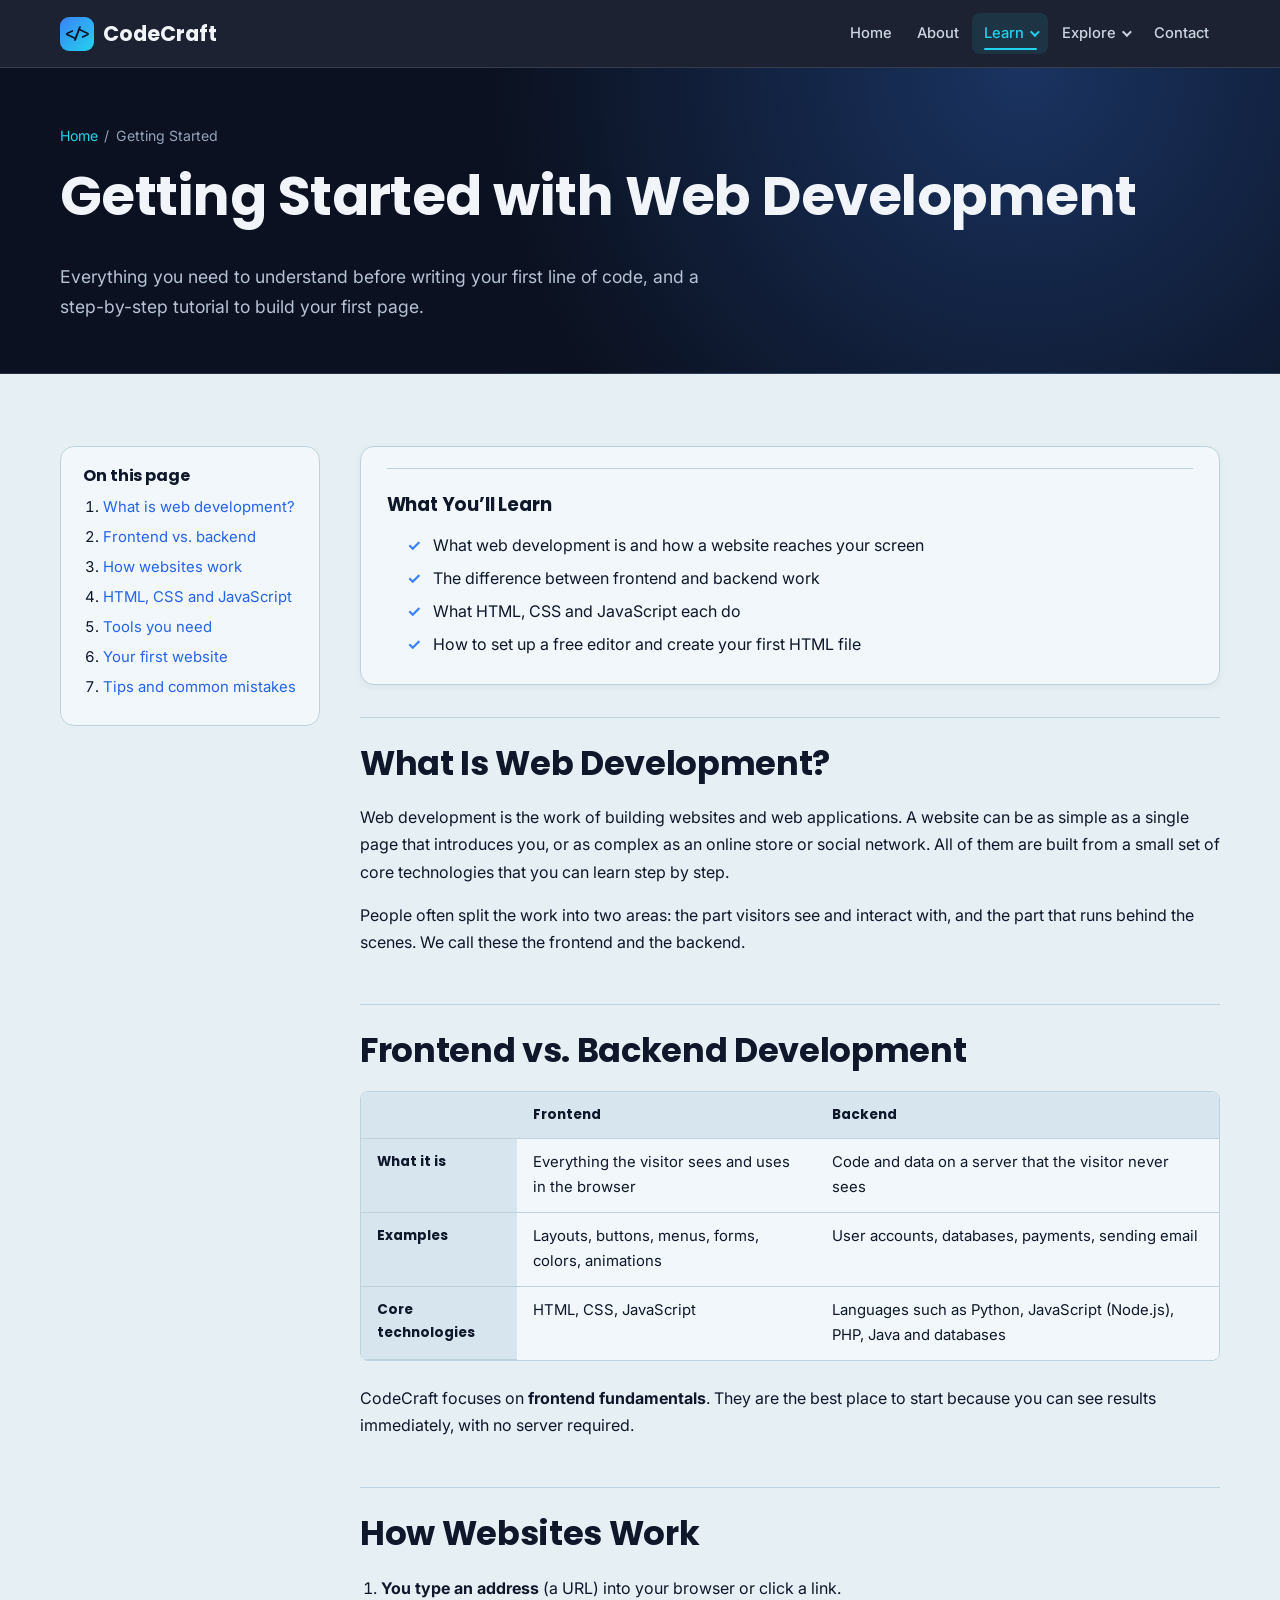
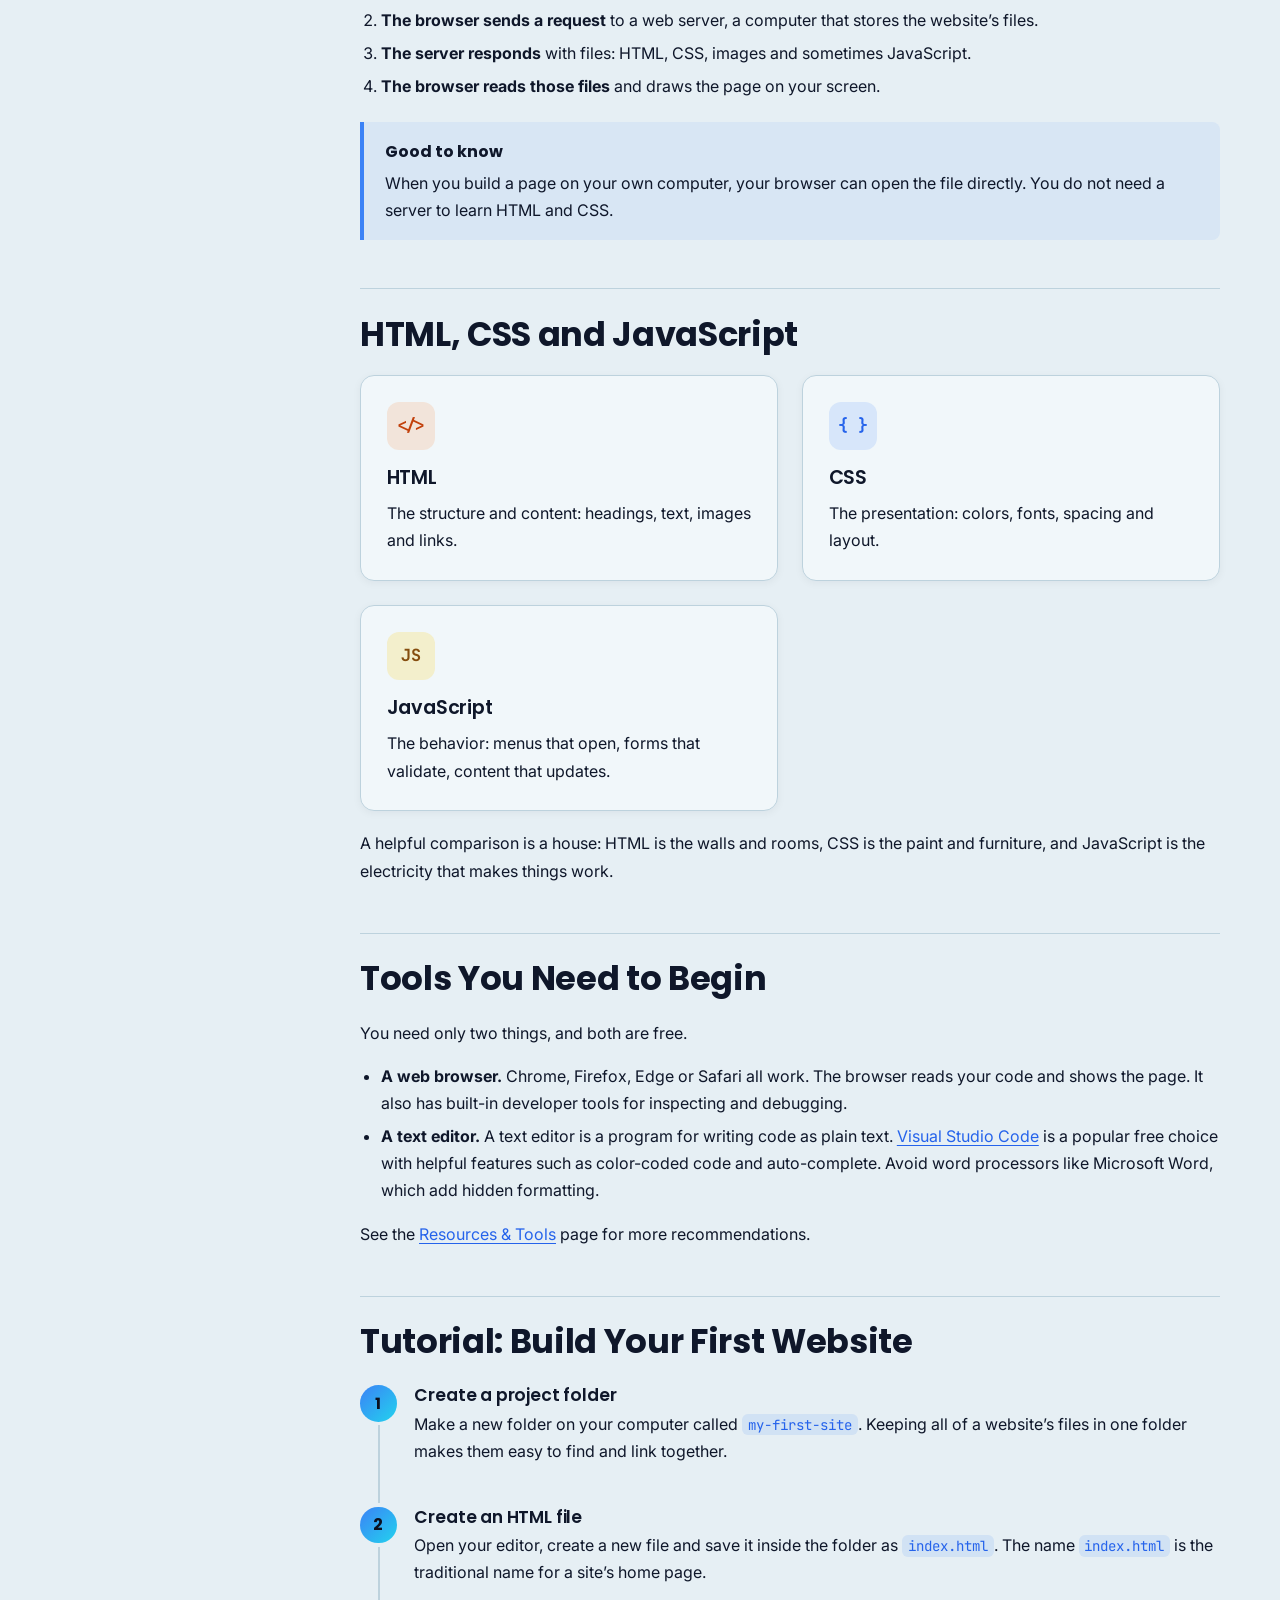
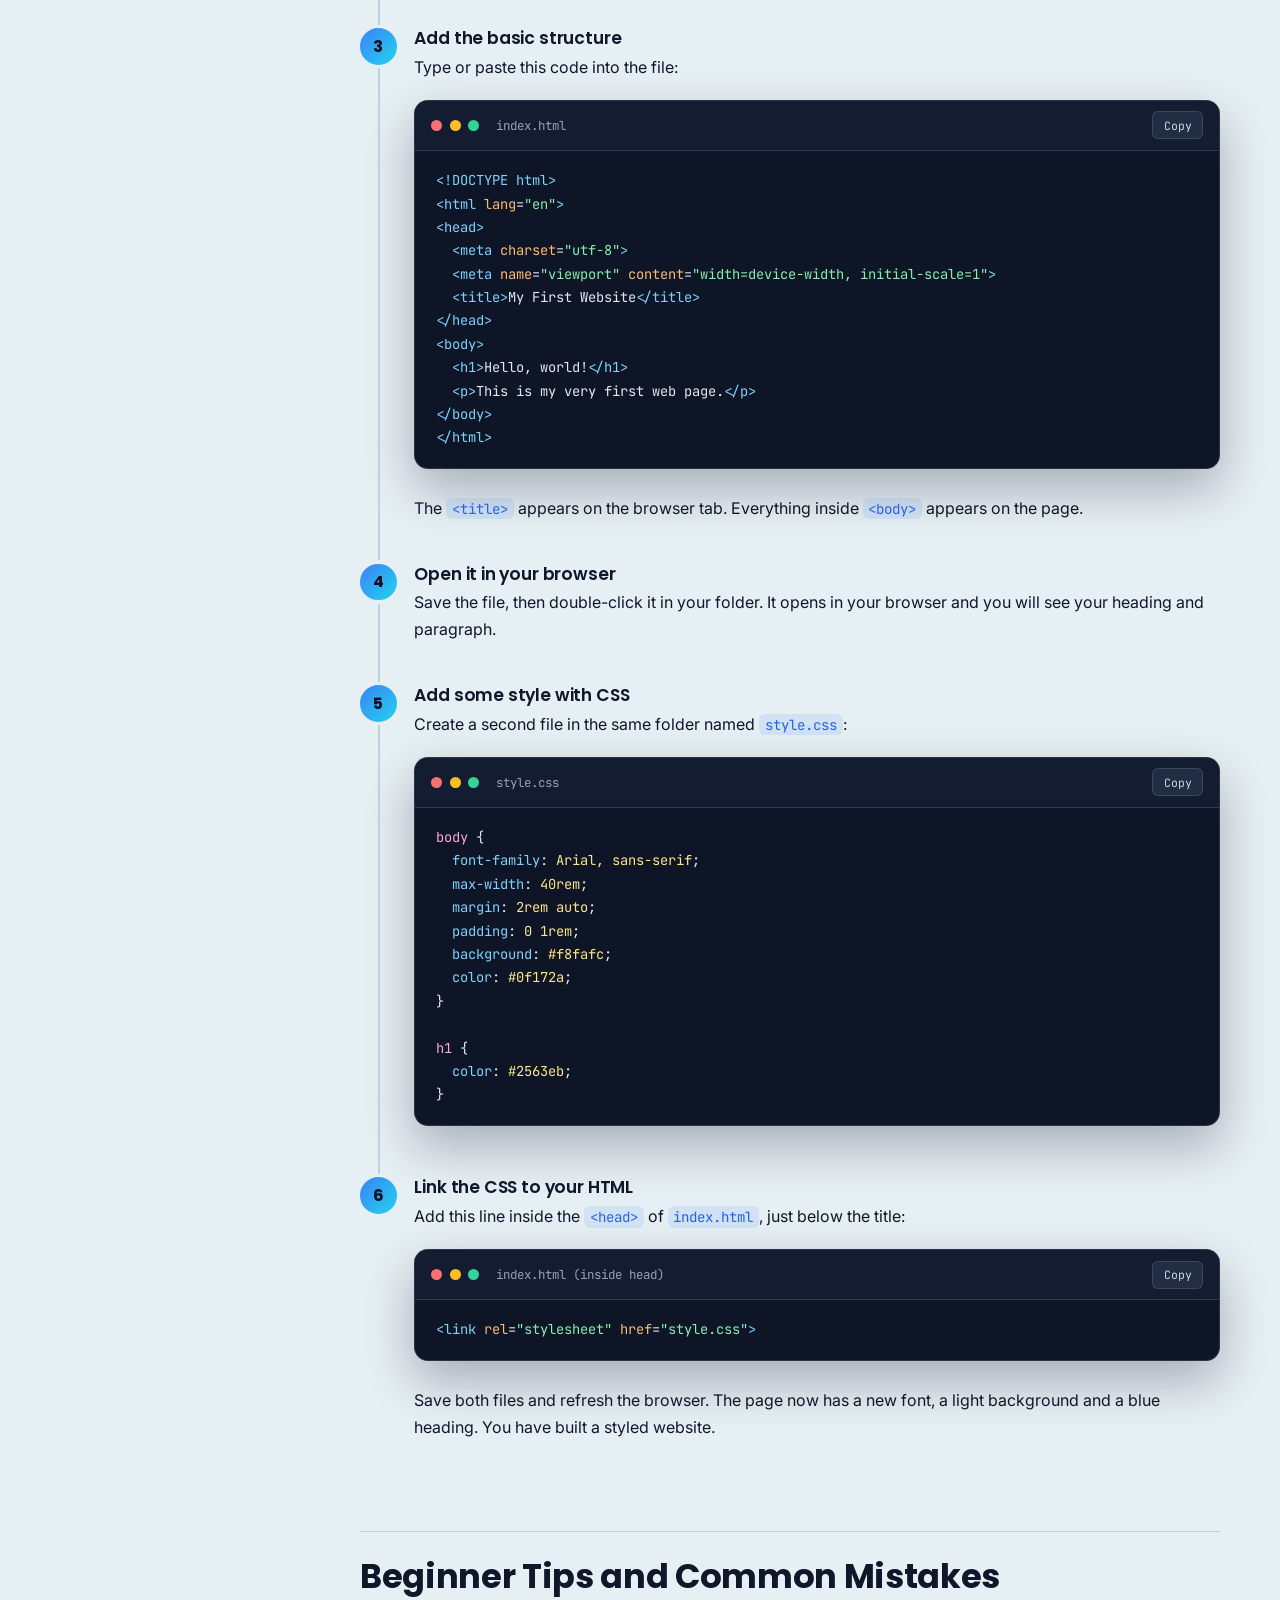
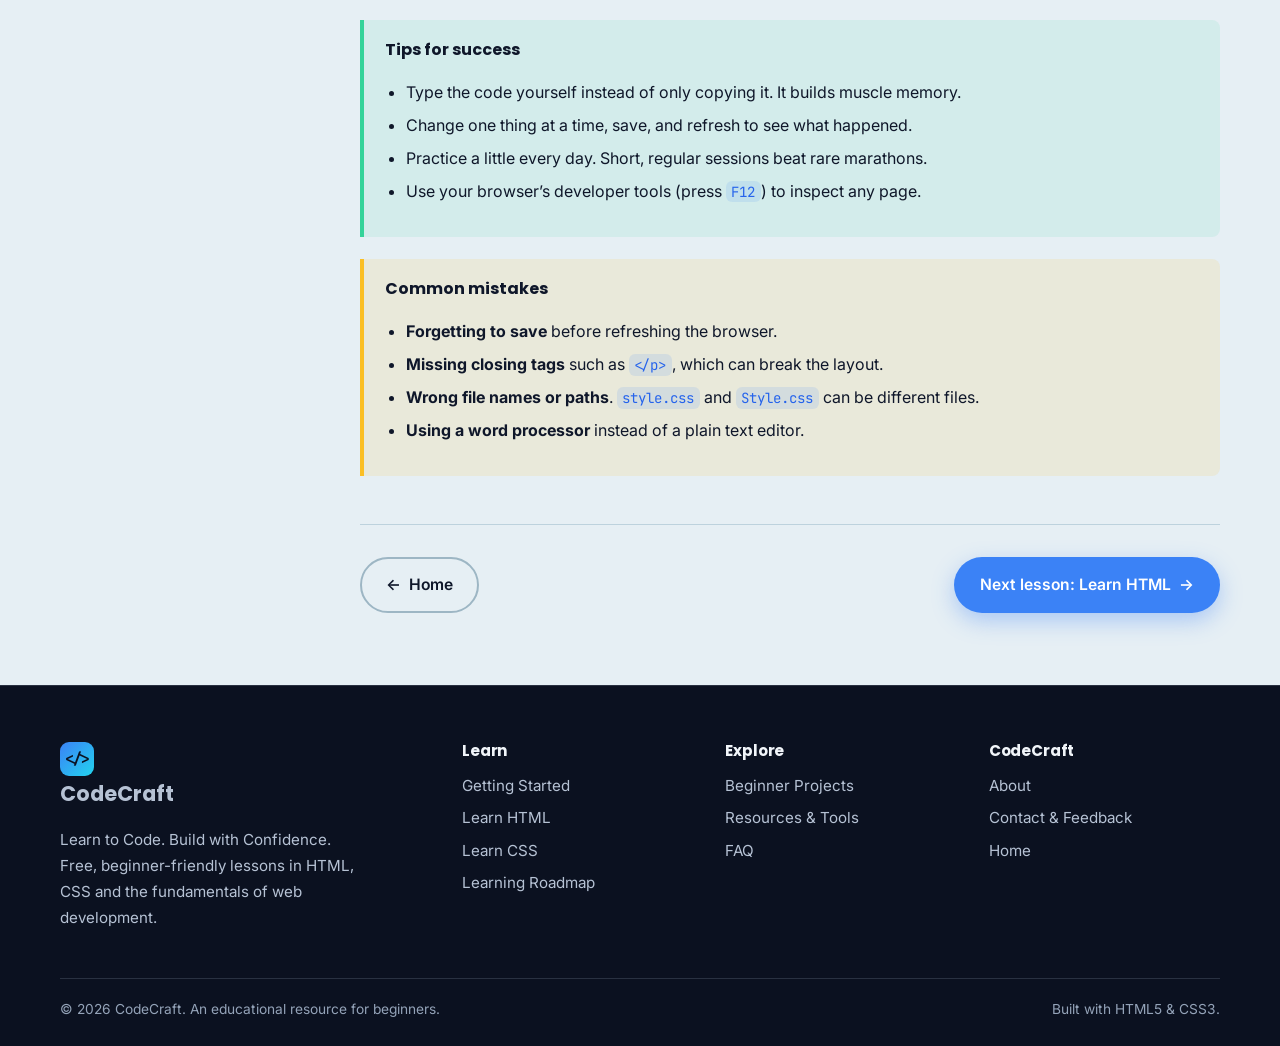
<file: getting-started.html>
<!DOCTYPE html>
<html lang="en">
<head>
  <meta charset="utf-8">
  <meta name="viewport" content="width=device-width, initial-scale=1">
  <title>Getting Started with Web Development — Beginner Guide | CodeCraft</title>
  <meta name="description" content="A complete beginner introduction to web development: how websites work, frontend vs backend, the tools you need, and a step-by-step tutorial for building your first HTML page.">
  <meta name="theme-color" content="#0B1120">
  <link rel="icon" href="data:image/svg+xml,%3Csvg xmlns='http://www.w3.org/2000/svg' viewBox='0 0 32 32'%3E%3Crect width='32' height='32' rx='8' fill='%233B82F6'/%3E%3Ctext x='16' y='22' font-size='16' font-family='monospace' font-weight='700' text-anchor='middle' fill='%230B1120'%3E%7B%7D%3C/text%3E%3C/svg%3E">
  <link rel="preconnect" href="https://fonts.googleapis.com">
  <link rel="preconnect" href="https://fonts.gstatic.com" crossorigin>
  <link href="https://fonts.googleapis.com/css2?family=Inter:wght@400;500;600&amp;family=JetBrains+Mono:wght@400;600&amp;family=Poppins:wght@500;600;700&amp;display=swap" rel="stylesheet">
  <link rel="stylesheet" href="css/style.css">
  <link rel="stylesheet" href="css/responsive.css">
  <link rel="stylesheet" href="css/effects.css">
  <script>document.documentElement.classList.add("js");</script>
</head>
<body>
<a class="skip-link" href="#main">Skip to main content</a>
<header class="site-header">
  <div class="container nav-wrap">
    <a class="logo" href="index.html" aria-label="CodeCraft home"><span class="logo-mark" aria-hidden="true">&lt;/&gt;</span>CodeCraft</a>
    <button class="nav-toggle" type="button" aria-expanded="false" aria-controls="primary-nav" aria-label="Open menu"><span></span></button>
    <nav aria-label="Primary">
      <ul class="nav-list" id="primary-nav">
        <li><a href="index.html">Home</a></li>
        <li><a href="about.html">About</a></li>
        <li class="has-dd has-current"><button class="dd-toggle" type="button" aria-expanded="false" aria-controls="dd-learn">Learn<span class="caret" aria-hidden="true"></span></button>
          <ul class="dd-menu" id="dd-learn">
            <li><a href="getting-started.html" aria-current="page">Getting Started<small>How websites work and your first page</small></a></li>
            <li><a href="html-tutorial.html">HTML<small>Structure, text, forms and semantics</small></a></li>
            <li><a href="css-tutorial.html">CSS<small>Style, layout, Flexbox, Grid and responsive</small></a></li>
            <li><a href="roadmap.html">Roadmap<small>A 10-stage path with a progress tracker</small></a></li>
          </ul>
        </li>
        <li class="has-dd"><button class="dd-toggle" type="button" aria-expanded="false" aria-controls="dd-explore">Explore<span class="caret" aria-hidden="true"></span></button>
          <ul class="dd-menu" id="dd-explore">
            <li><a href="projects.html">Projects<small>Six beginner builds with guides</small></a></li>
            <li><a href="resources.html">Resources<small>Trusted tools and documentation</small></a></li>
            <li><a href="faq.html">FAQ<small>Quick answers to common questions</small></a></li>
          </ul>
        </li>
        <li><a href="contact.html">Contact</a></li>
      </ul>
    </nav>
  </div>
</header>
<main id="main">
<section class="page-banner">
  <div class="container">
    <nav class="breadcrumb" aria-label="Breadcrumb"><ol><li><a href="index.html">Home</a></li><li aria-current="page">Getting Started</li></ol></nav>
    <h1>Getting Started with Web Development</h1>
    <p>Everything you need to understand before writing your first line of code, and a step-by-step tutorial to build your first page.</p>
  </div>
</section>

<section class="section">
  <div class="container doc-layout">
    <aside class="toc" aria-label="On this page">
      <h2>On this page</h2>
      <ol>
        <li><a href="#what-is">What is web development?</a></li>
        <li><a href="#front-back">Frontend vs. backend</a></li>
        <li><a href="#how-it-works">How websites work</a></li>
        <li><a href="#trio">HTML, CSS and JavaScript</a></li>
        <li><a href="#tools">Tools you need</a></li>
        <li><a href="#first-website">Your first website</a></li>
        <li><a href="#tips">Tips and common mistakes</a></li>
      </ol>
    </aside>

    <div class="doc-content">
      <div class="learn-box">
        <h2>What You’ll Learn</h2>
        <ul class="stat-list">
          <li>What web development is and how a website reaches your screen</li>
          <li>The difference between frontend and backend work</li>
          <li>What HTML, CSS and JavaScript each do</li>
          <li>How to set up a free editor and create your first HTML file</li>
        </ul>
      </div>

      <section id="what-is">
        <h2>What Is Web Development?</h2>
        <p>Web development is the work of building websites and web applications. A website can be as simple as a single page that introduces you, or as complex as an online store or social network. All of them are built from a small set of core technologies that you can learn step by step.</p>
        <p>People often split the work into two areas: the part visitors see and interact with, and the part that runs behind the scenes. We call these the frontend and the backend.</p>
      </section>

      <section id="front-back">
        <h2>Frontend vs. Backend Development</h2>
        <div class="table-wrap">
          <table>
            <thead><tr><th scope="col"></th><th scope="col">Frontend</th><th scope="col">Backend</th></tr></thead>
            <tbody>
              <tr><th scope="row">What it is</th><td>Everything the visitor sees and uses in the browser</td><td>Code and data on a server that the visitor never sees</td></tr>
              <tr><th scope="row">Examples</th><td>Layouts, buttons, menus, forms, colors, animations</td><td>User accounts, databases, payments, sending email</td></tr>
              <tr><th scope="row">Core technologies</th><td>HTML, CSS, JavaScript</td><td>Languages such as Python, JavaScript (Node.js), PHP, Java and databases</td></tr>
            </tbody>
          </table>
        </div>
        <p>CodeCraft focuses on <strong>frontend fundamentals</strong>. They are the best place to start because you can see results immediately, with no server required.</p>
      </section>

      <section id="how-it-works">
        <h2>How Websites Work</h2>
        <ol>
          <li><strong>You type an address</strong> (a URL) into your browser or click a link.</li>
          <li><strong>The browser sends a request</strong> to a web server, a computer that stores the website’s files.</li>
          <li><strong>The server responds</strong> with files: HTML, CSS, images and sometimes JavaScript.</li>
          <li><strong>The browser reads those files</strong> and draws the page on your screen.</li>
        </ol>
        <div class="callout"><strong class="title">Good to know</strong><p>When you build a page on your own computer, your browser can open the file directly. You do not need a server to learn HTML and CSS.</p></div>
      </section>

      <section id="trio">
        <h2>HTML, CSS and JavaScript</h2>
        <div class="grid grid-3">
          <div class="card"><div class="icon html" aria-hidden="true">&lt;/&gt;</div><h3>HTML</h3><p>The structure and content: headings, text, images and links.</p></div>
          <div class="card"><div class="icon css" aria-hidden="true">{ }</div><h3>CSS</h3><p>The presentation: colors, fonts, spacing and layout.</p></div>
          <div class="card"><div class="icon js" aria-hidden="true">JS</div><h3>JavaScript</h3><p>The behavior: menus that open, forms that validate, content that updates.</p></div>
        </div>
        <p style="margin-top:1.2rem">A helpful comparison is a house: HTML is the walls and rooms, CSS is the paint and furniture, and JavaScript is the electricity that makes things work.</p>
      </section>

      <section id="tools">
        <h2>Tools You Need to Begin</h2>
        <p>You need only two things, and both are free.</p>
        <ul>
          <li><strong>A web browser.</strong> Chrome, Firefox, Edge or Safari all work. The browser reads your code and shows the page. It also has built-in developer tools for inspecting and debugging.</li>
          <li><strong>A text editor.</strong> A text editor is a program for writing code as plain text. <a href="https://code.visualstudio.com/" rel="noopener">Visual Studio Code</a> is a popular free choice with helpful features such as color-coded code and auto-complete. Avoid word processors like Microsoft Word, which add hidden formatting.</li>
        </ul>
        <p>See the <a href="resources.html">Resources &amp; Tools</a> page for more recommendations.</p>
      </section>

      <section id="first-website">
        <h2>Tutorial: Build Your First Website</h2>
        <ol class="steps">
          <li>
            <h3>Create a project folder</h3>
            <p>Make a new folder on your computer called <code>my-first-site</code>. Keeping all of a website’s files in one folder makes them easy to find and link together.</p>
          </li>
          <li>
            <h3>Create an HTML file</h3>
            <p>Open your editor, create a new file and save it inside the folder as <code>index.html</code>. The name <code>index.html</code> is the traditional name for a site’s home page.</p>
          </li>
          <li>
            <h3>Add the basic structure</h3>
            <p>Type or paste this code into the file:</p>
            <div class="code-window">
              <div class="code-bar"><i></i><i></i><i></i><span>index.html</span></div>
<pre><code><span class="tok-tag">&lt;!DOCTYPE html&gt;</span>
<span class="tok-tag">&lt;html</span> <span class="tok-attr">lang</span>=<span class="tok-str">"en"</span><span class="tok-tag">&gt;</span>
<span class="tok-tag">&lt;head&gt;</span>
  <span class="tok-tag">&lt;meta</span> <span class="tok-attr">charset</span>=<span class="tok-str">"utf-8"</span><span class="tok-tag">&gt;</span>
  <span class="tok-tag">&lt;meta</span> <span class="tok-attr">name</span>=<span class="tok-str">"viewport"</span> <span class="tok-attr">content</span>=<span class="tok-str">"width=device-width, initial-scale=1"</span><span class="tok-tag">&gt;</span>
  <span class="tok-tag">&lt;title&gt;</span>My First Website<span class="tok-tag">&lt;/title&gt;</span>
<span class="tok-tag">&lt;/head&gt;</span>
<span class="tok-tag">&lt;body&gt;</span>
  <span class="tok-tag">&lt;h1&gt;</span>Hello, world!<span class="tok-tag">&lt;/h1&gt;</span>
  <span class="tok-tag">&lt;p&gt;</span>This is my very first web page.<span class="tok-tag">&lt;/p&gt;</span>
<span class="tok-tag">&lt;/body&gt;</span>
<span class="tok-tag">&lt;/html&gt;</span></code></pre>
            </div>
            <p>The <code>&lt;title&gt;</code> appears on the browser tab. Everything inside <code>&lt;body&gt;</code> appears on the page.</p>
          </li>
          <li>
            <h3>Open it in your browser</h3>
            <p>Save the file, then double-click it in your folder. It opens in your browser and you will see your heading and paragraph.</p>
          </li>
          <li>
            <h3>Add some style with CSS</h3>
            <p>Create a second file in the same folder named <code>style.css</code>:</p>
            <div class="code-window">
              <div class="code-bar"><i></i><i></i><i></i><span>style.css</span></div>
<pre><code><span class="tok-sel">body</span> {
  <span class="tok-prop">font-family</span>: <span class="tok-val">Arial, sans-serif</span>;
  <span class="tok-prop">max-width</span>: <span class="tok-val">40rem</span>;
  <span class="tok-prop">margin</span>: <span class="tok-val">2rem auto</span>;
  <span class="tok-prop">padding</span>: <span class="tok-val">0 1rem</span>;
  <span class="tok-prop">background</span>: <span class="tok-val">#f8fafc</span>;
  <span class="tok-prop">color</span>: <span class="tok-val">#0f172a</span>;
}

<span class="tok-sel">h1</span> {
  <span class="tok-prop">color</span>: <span class="tok-val">#2563eb</span>;
}</code></pre>
            </div>
          </li>
          <li>
            <h3>Link the CSS to your HTML</h3>
            <p>Add this line inside the <code>&lt;head&gt;</code> of <code>index.html</code>, just below the title:</p>
            <div class="code-window">
              <div class="code-bar"><i></i><i></i><i></i><span>index.html (inside head)</span></div>
<pre><code><span class="tok-tag">&lt;link</span> <span class="tok-attr">rel</span>=<span class="tok-str">"stylesheet"</span> <span class="tok-attr">href</span>=<span class="tok-str">"style.css"</span><span class="tok-tag">&gt;</span></code></pre>
            </div>
            <p>Save both files and refresh the browser. The page now has a new font, a light background and a blue heading. You have built a styled website.</p>
          </li>
        </ol>
      </section>

      <section id="tips">
        <h2>Beginner Tips and Common Mistakes</h2>
        <div class="callout tip"><strong class="title">Tips for success</strong>
          <ul>
            <li>Type the code yourself instead of only copying it. It builds muscle memory.</li>
            <li>Change one thing at a time, save, and refresh to see what happened.</li>
            <li>Practice a little every day. Short, regular sessions beat rare marathons.</li>
            <li>Use your browser’s developer tools (press <code>F12</code>) to inspect any page.</li>
          </ul>
        </div>
        <div class="callout warn"><strong class="title">Common mistakes</strong>
          <ul>
            <li><strong>Forgetting to save</strong> before refreshing the browser.</li>
            <li><strong>Missing closing tags</strong> such as <code>&lt;/p&gt;</code>, which can break the layout.</li>
            <li><strong>Wrong file names or paths</strong>. <code>style.css</code> and <code>Style.css</code> can be different files.</li>
            <li><strong>Using a word processor</strong> instead of a plain text editor.</li>
          </ul>
        </div>
      </section>

      <div class="pager">
        <a class="btn btn-secondary back" href="index.html">Home</a>
        <a class="btn btn-primary" href="html-tutorial.html">Next lesson: Learn HTML</a>
      </div>
    </div>
  </div>
</section>

</main>
<footer class="site-footer">
  <div class="container">
    <div class="footer-grid">
      <div>
        <a class="logo" href="index.html"><span class="logo-mark" aria-hidden="true">&lt;/&gt;</span>CodeCraft</a>
        <p style="margin-top:1rem;max-width:300px">Learn to Code. Build with Confidence. Free, beginner-friendly lessons in HTML, CSS and the fundamentals of web development.</p>
      </div>
      <div>
        <h2>Learn</h2>
        <ul>
          <li><a href="getting-started.html">Getting Started</a></li>
          <li><a href="html-tutorial.html">Learn HTML</a></li>
          <li><a href="css-tutorial.html">Learn CSS</a></li>
          <li><a href="roadmap.html">Learning Roadmap</a></li>
        </ul>
      </div>
      <div>
        <h2>Explore</h2>
        <ul>
          <li><a href="projects.html">Beginner Projects</a></li>
          <li><a href="resources.html">Resources &amp; Tools</a></li>
          <li><a href="faq.html">FAQ</a></li>
        </ul>
      </div>
      <div>
        <h2>CodeCraft</h2>
        <ul>
          <li><a href="about.html">About</a></li>
          <li><a href="contact.html">Contact &amp; Feedback</a></li>
          <li><a href="index.html">Home</a></li>
        </ul>
      </div>
    </div>
    <div class="footer-bottom">
      <span>&copy; 2026 CodeCraft. An educational resource for beginners.</span>
      <span>Built with HTML5 &amp; CSS3.</span>
    </div>
  </div>
</footer>
<script src="js/script.js"></script>
</body>
</html>
</file>
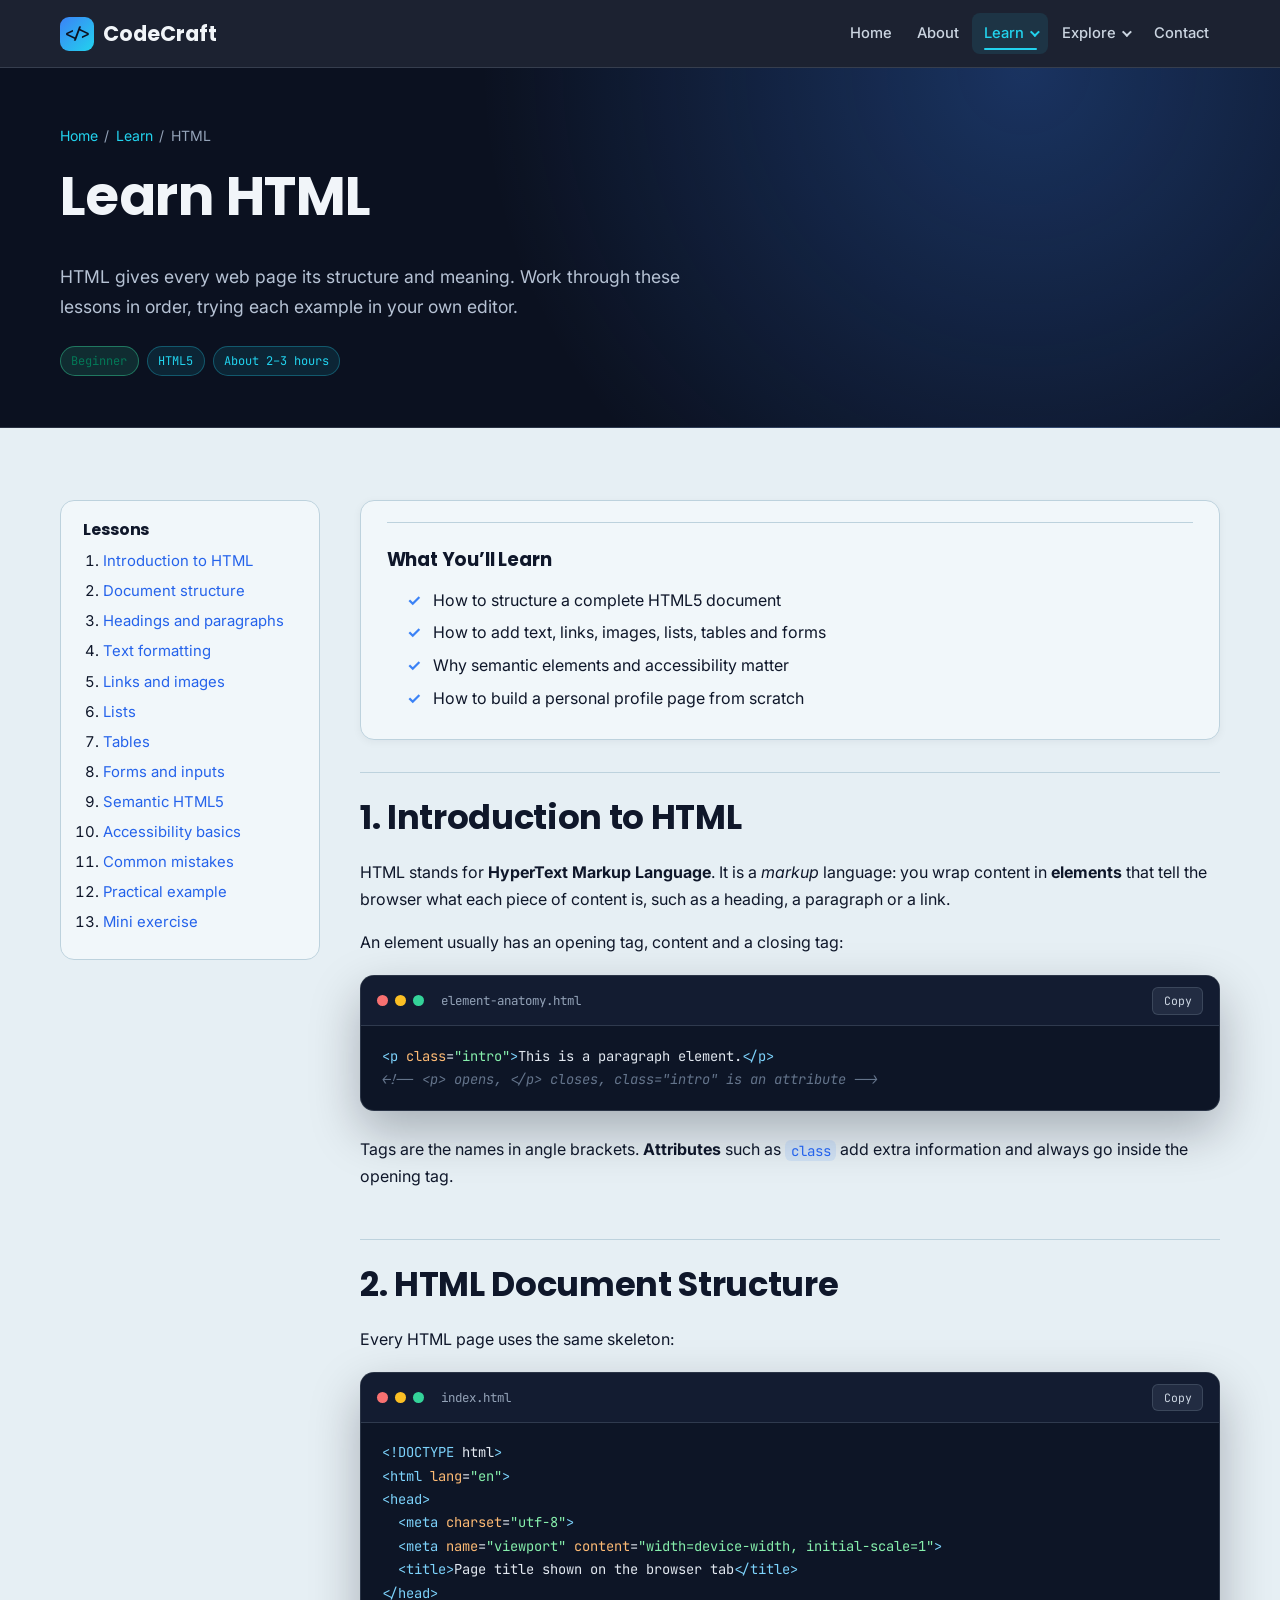
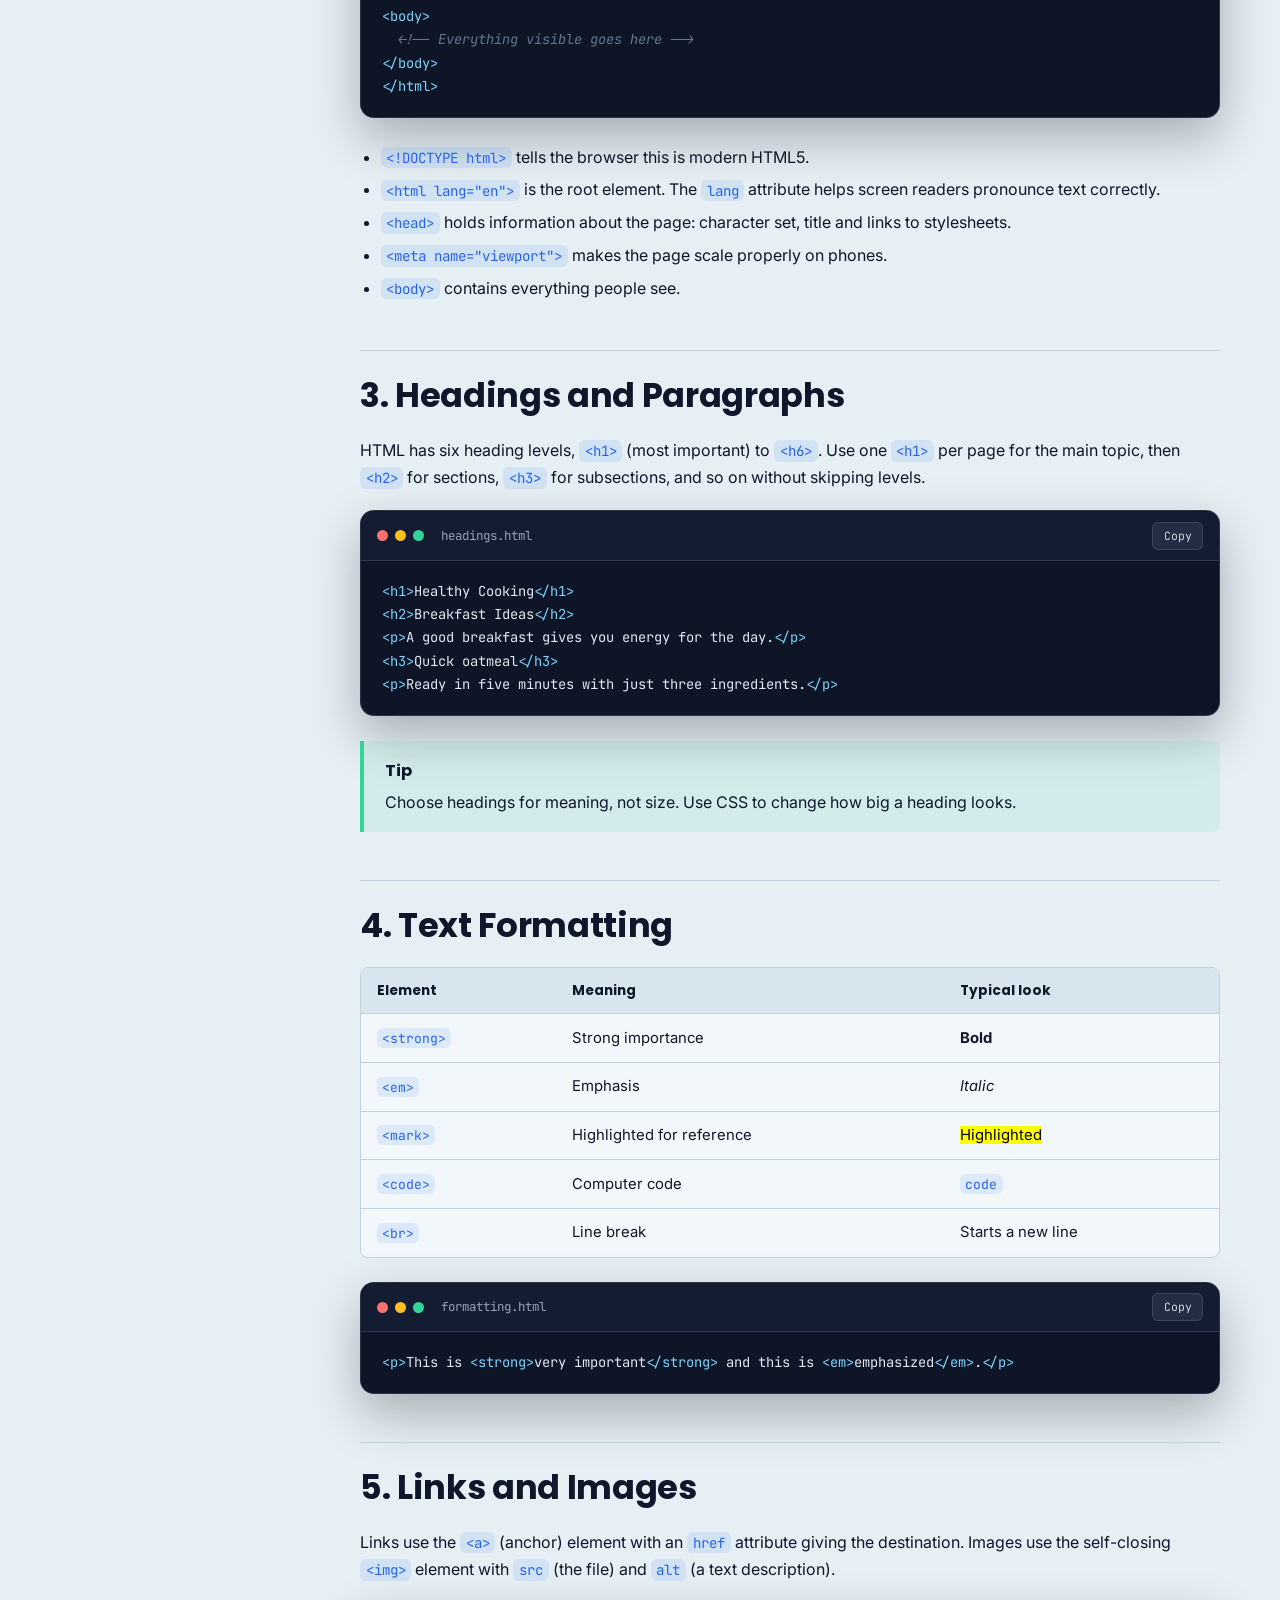
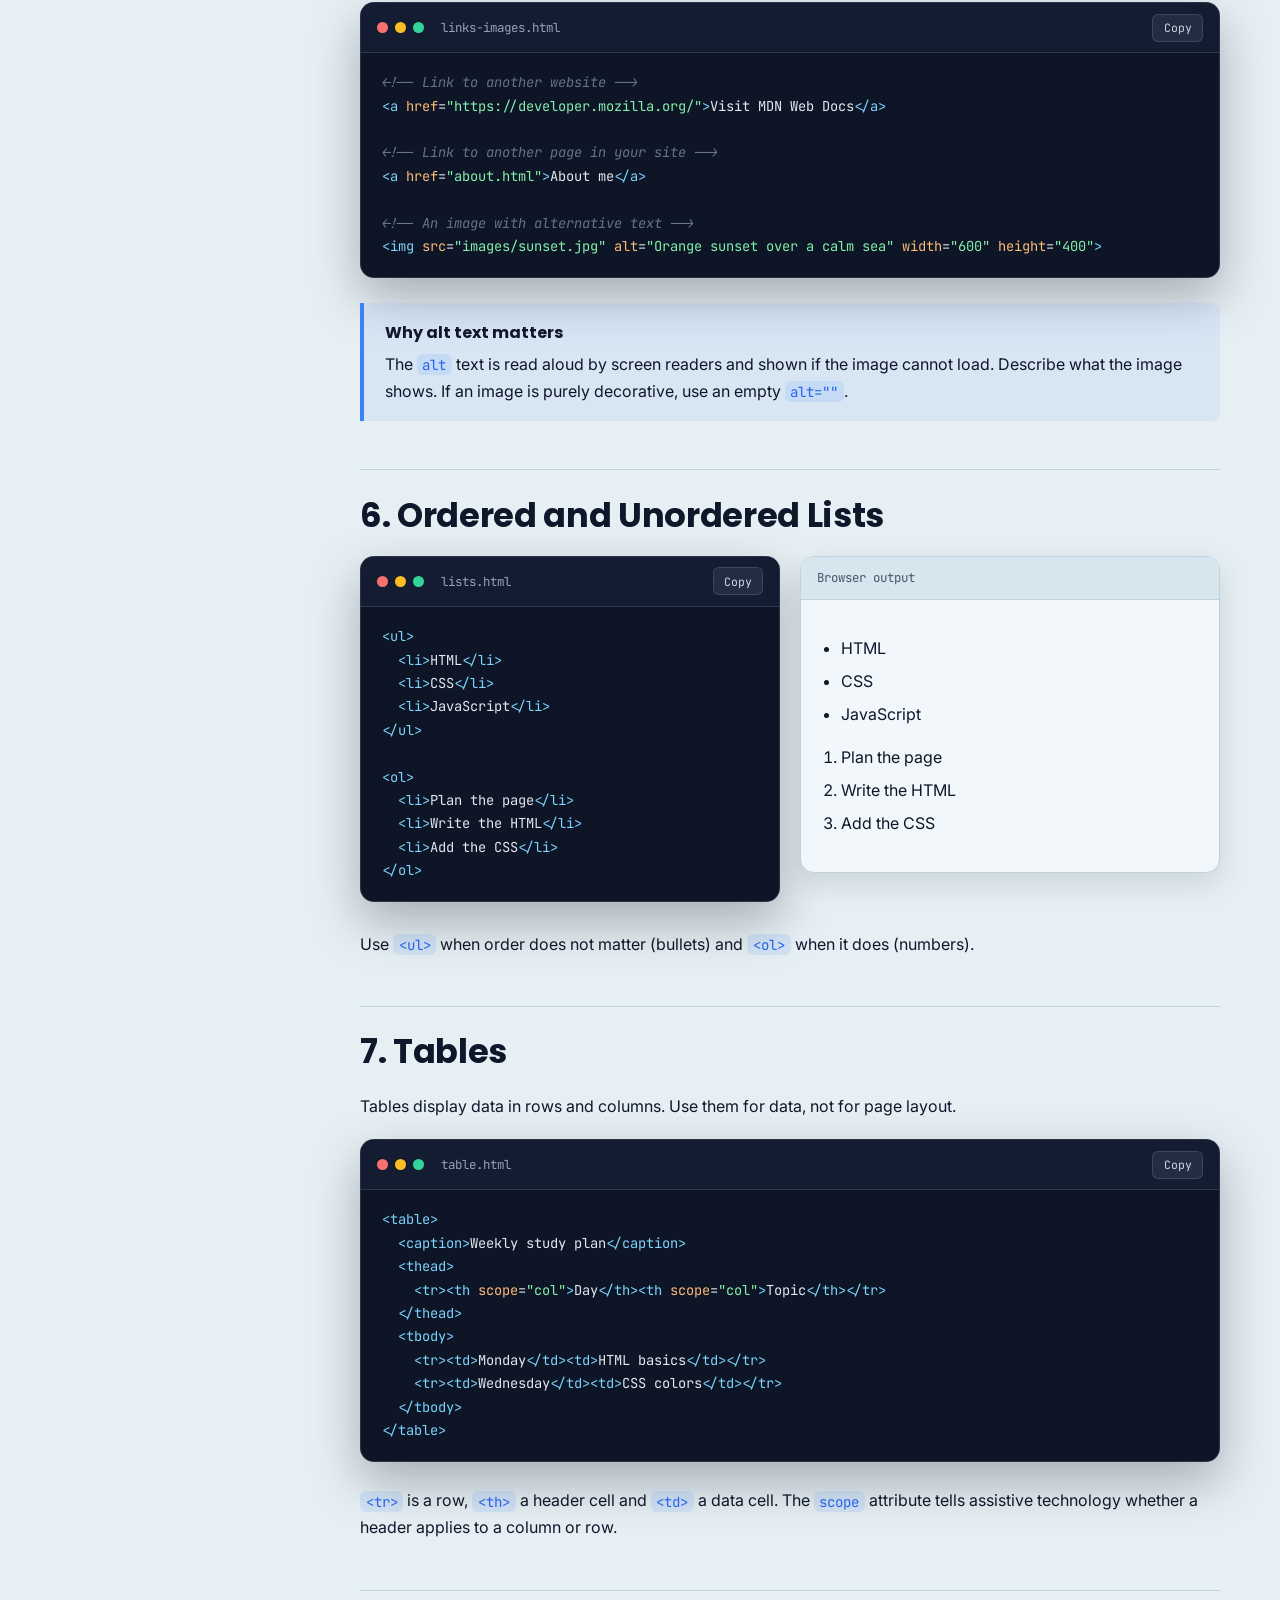
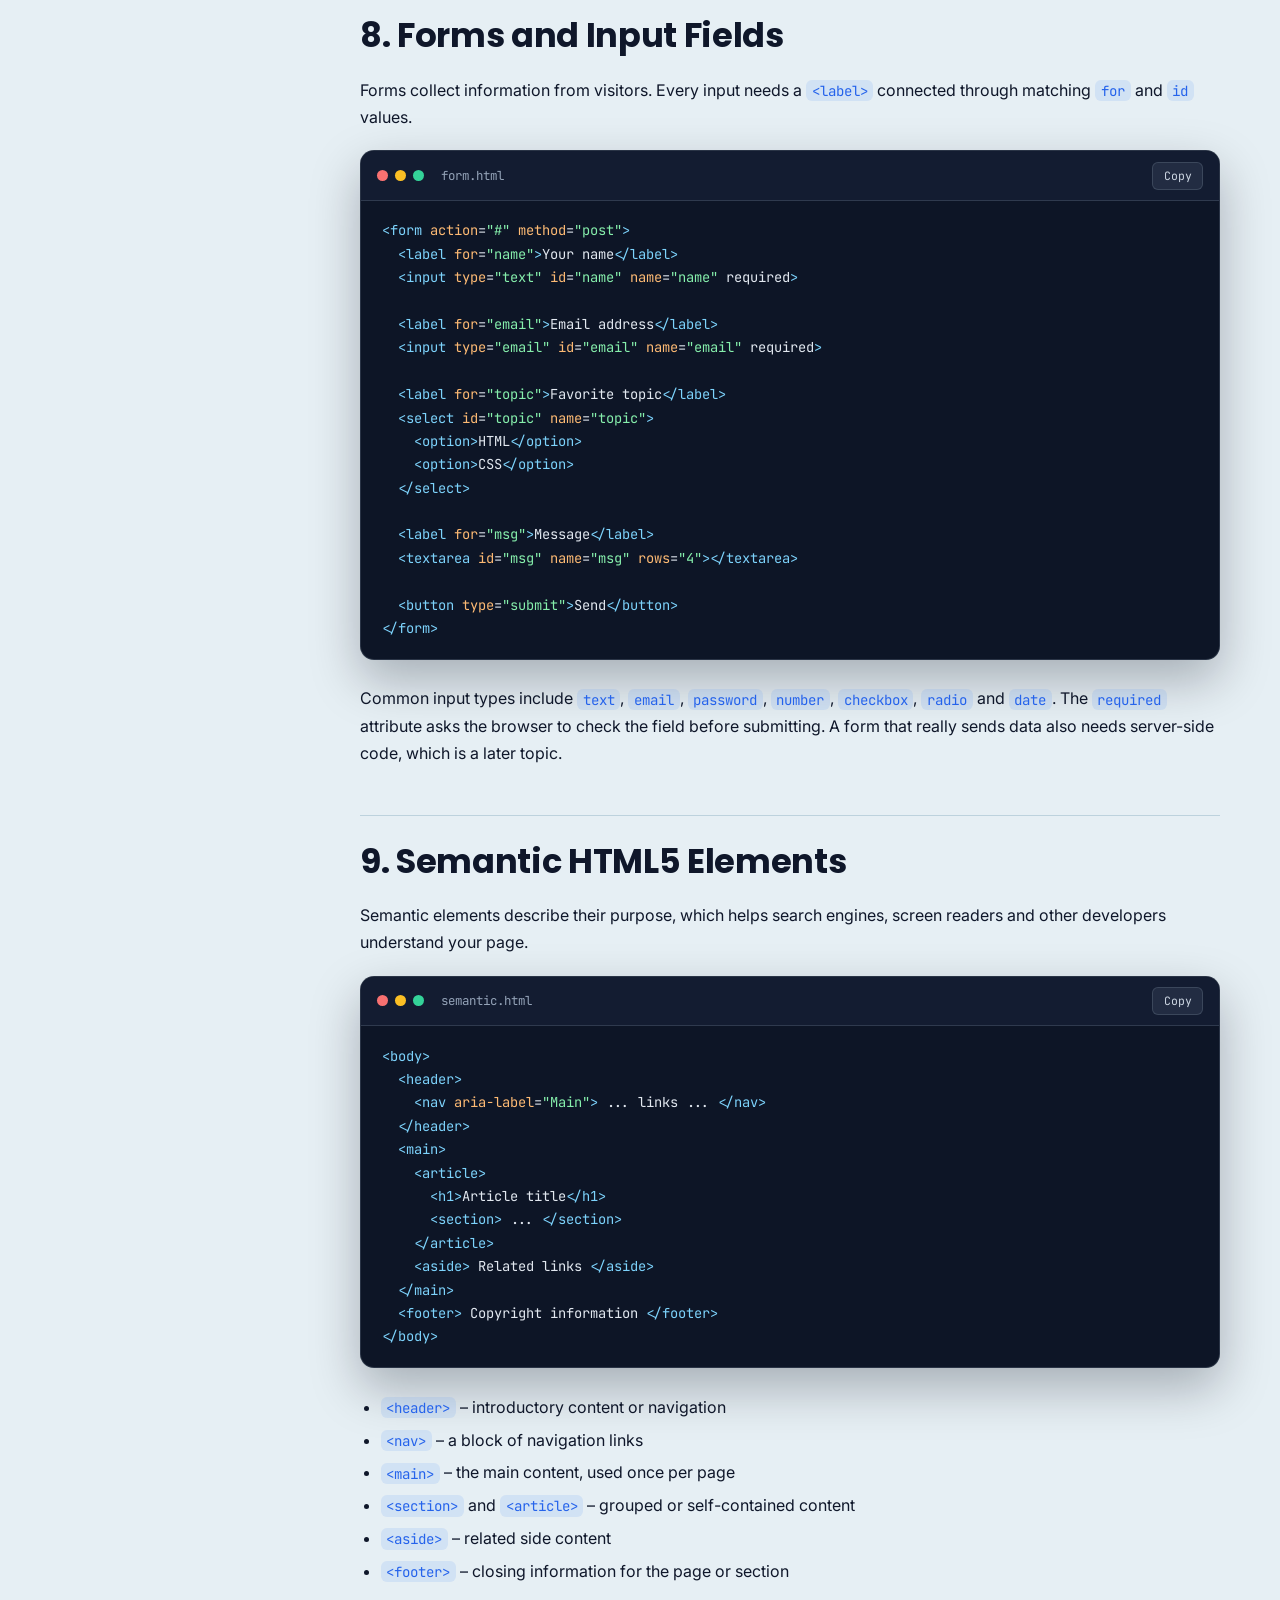
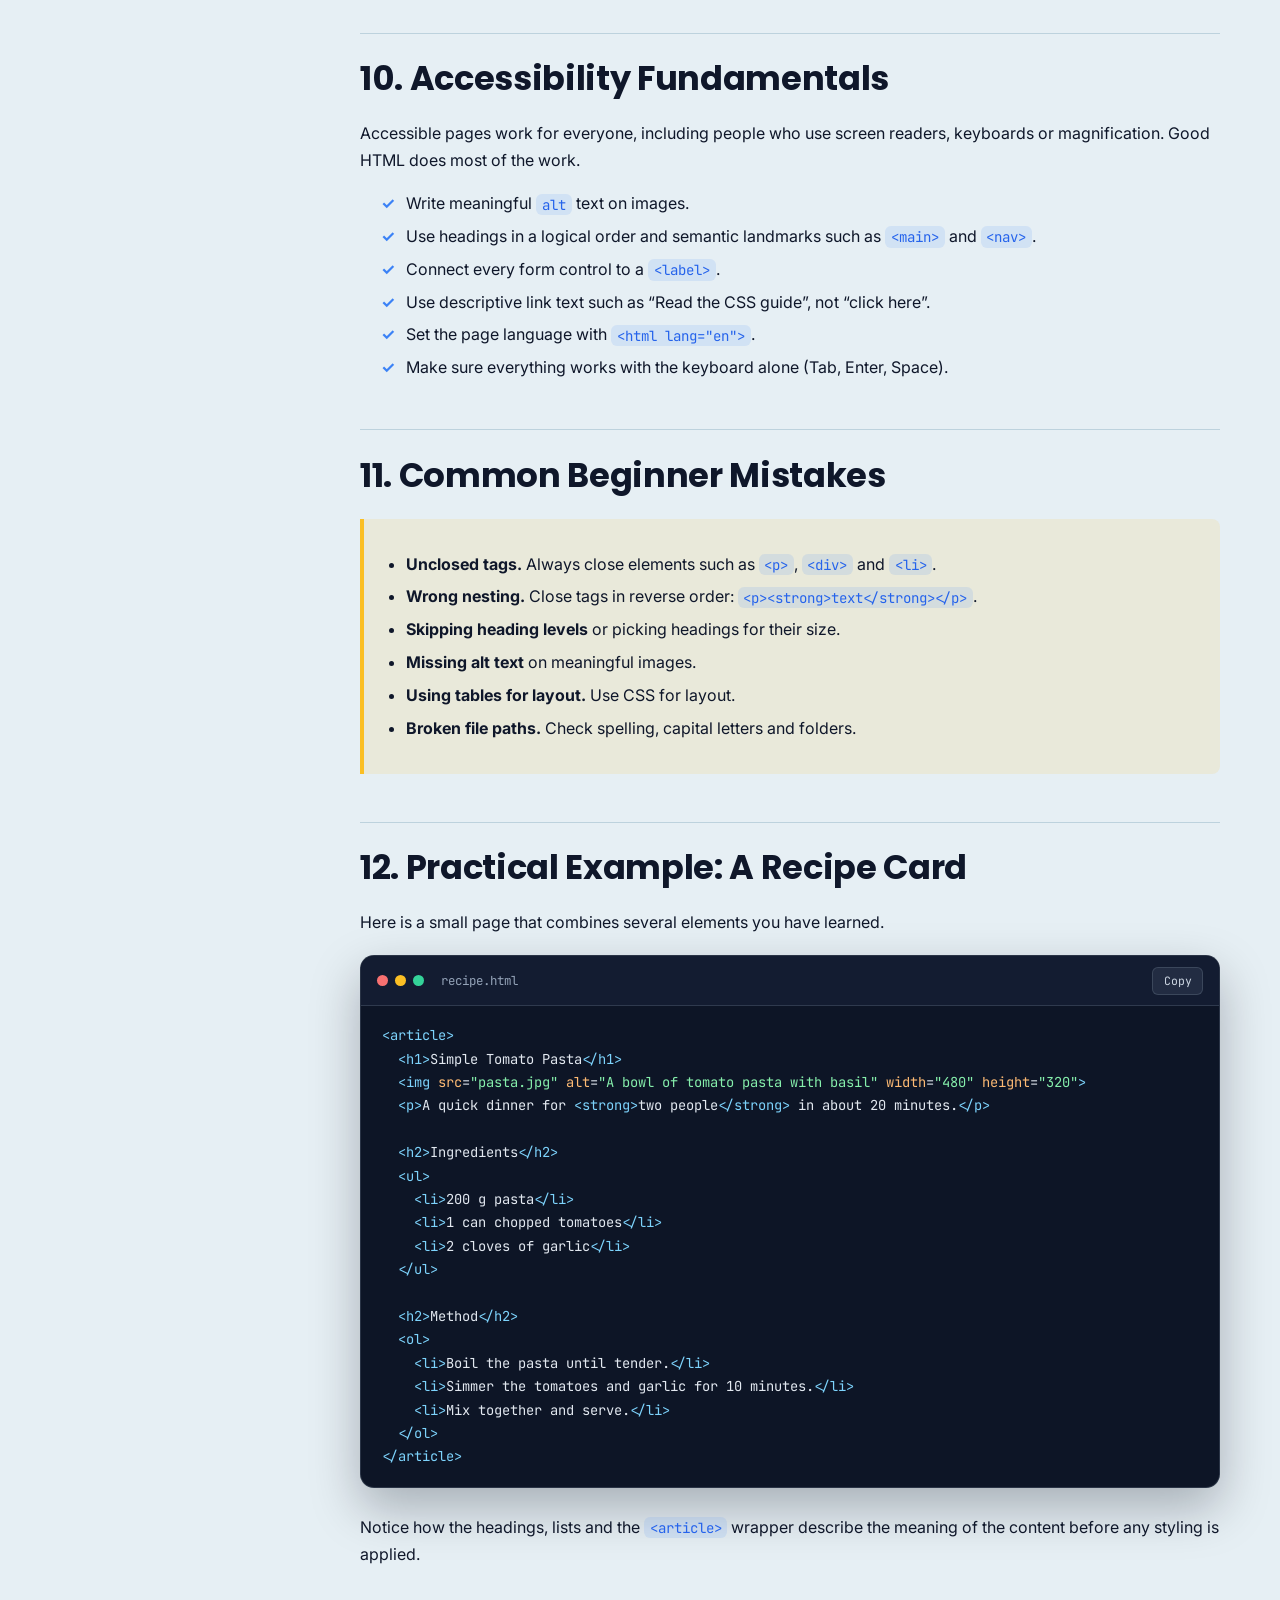
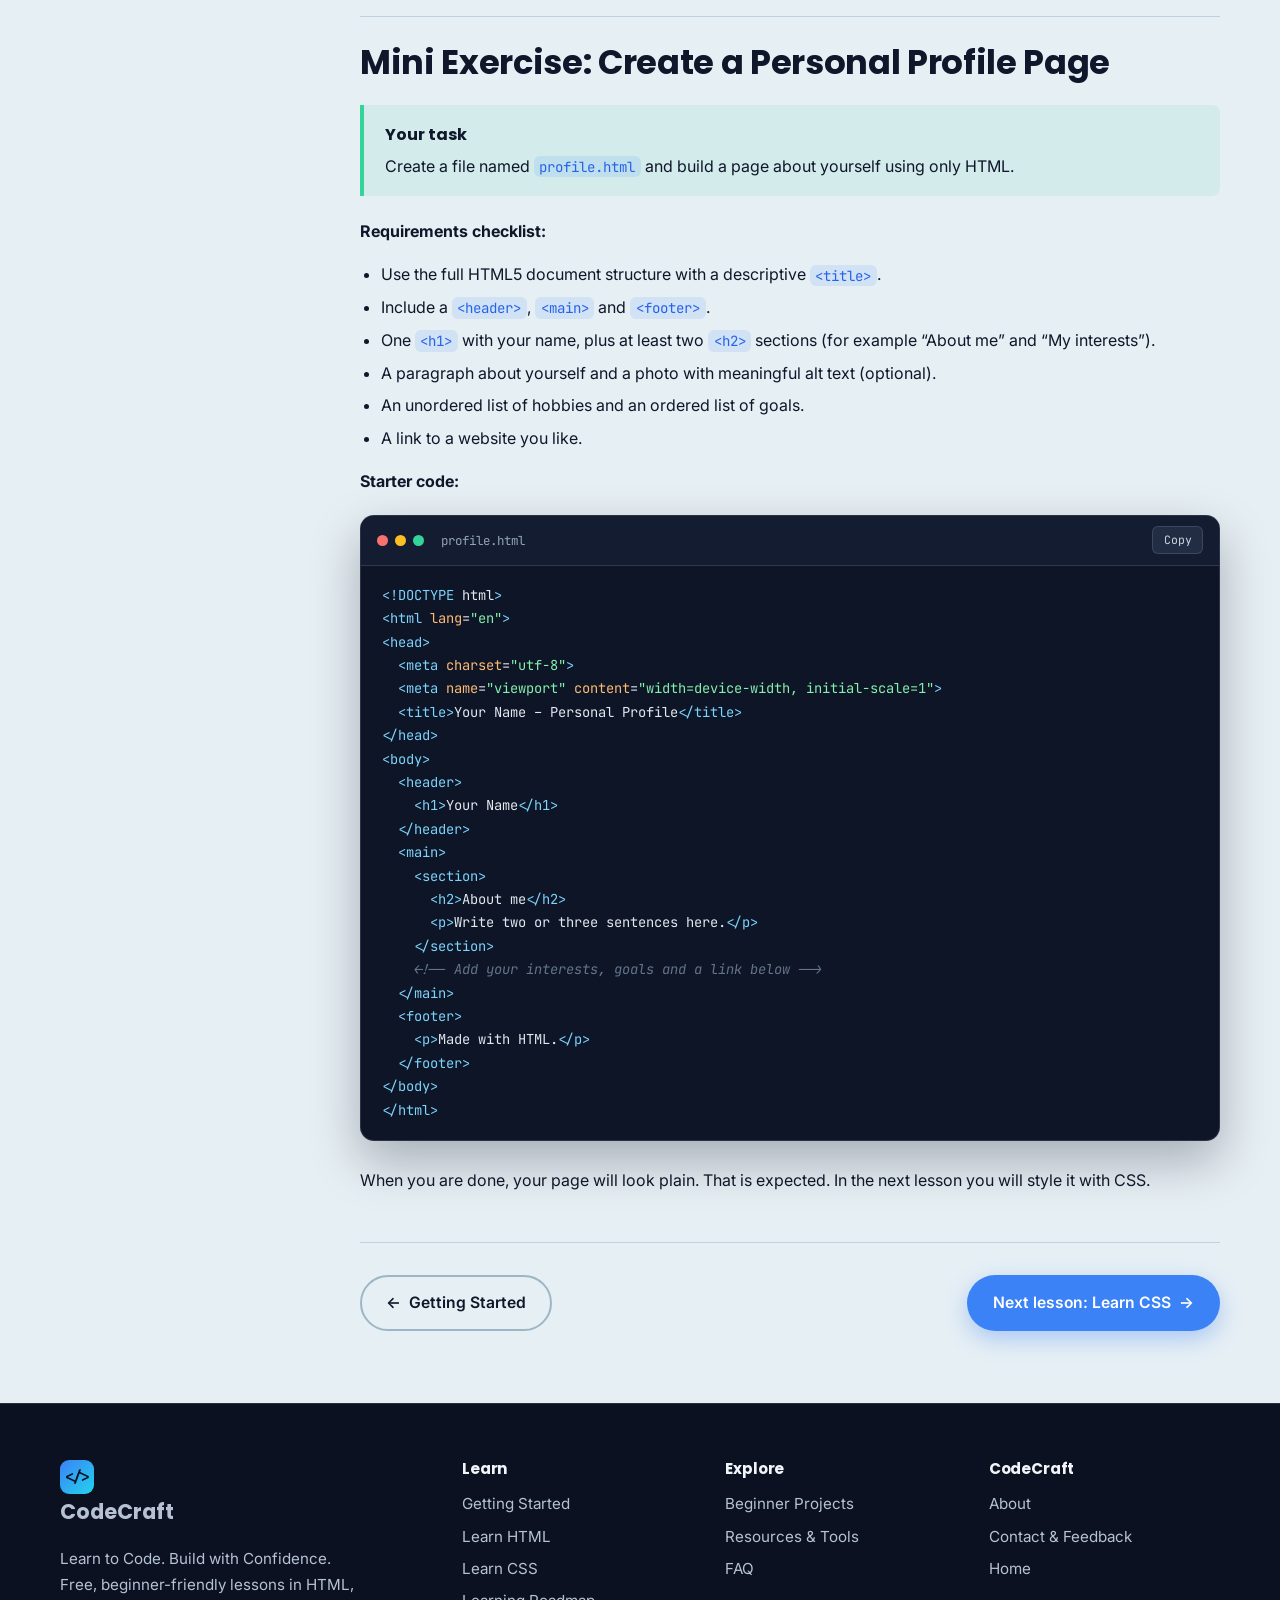
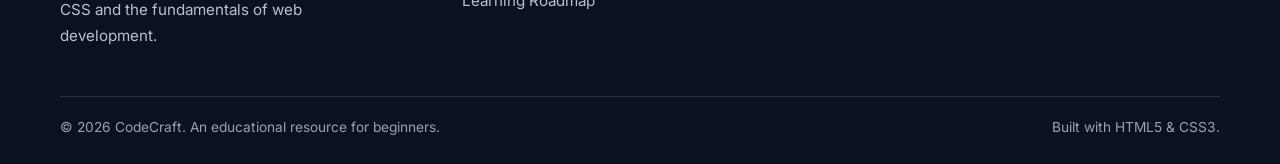
<file: html-tutorial.html>
<!DOCTYPE html>
<html lang="en">
<head>
  <meta charset="utf-8">
  <meta name="viewport" content="width=device-width, initial-scale=1">
  <title>Learn HTML — Beginner HTML5 Tutorial | CodeCraft</title>
  <meta name="description" content="A structured beginner HTML tutorial: document structure, text, links, images, lists, tables, forms, semantic elements, accessibility basics and a personal profile page exercise.">
  <meta name="theme-color" content="#0B1120">
  <link rel="icon" href="data:image/svg+xml,%3Csvg xmlns='http://www.w3.org/2000/svg' viewBox='0 0 32 32'%3E%3Crect width='32' height='32' rx='8' fill='%233B82F6'/%3E%3Ctext x='16' y='22' font-size='16' font-family='monospace' font-weight='700' text-anchor='middle' fill='%230B1120'%3E%7B%7D%3C/text%3E%3C/svg%3E">
  <link rel="preconnect" href="https://fonts.googleapis.com">
  <link rel="preconnect" href="https://fonts.gstatic.com" crossorigin>
  <link href="https://fonts.googleapis.com/css2?family=Inter:wght@400;500;600&amp;family=JetBrains+Mono:wght@400;600&amp;family=Poppins:wght@500;600;700&amp;display=swap" rel="stylesheet">
  <link rel="stylesheet" href="css/style.css">
  <link rel="stylesheet" href="css/responsive.css">
  <link rel="stylesheet" href="css/effects.css">
  <script>document.documentElement.classList.add("js");</script>
</head>
<body>
<a class="skip-link" href="#main">Skip to main content</a>
<header class="site-header">
  <div class="container nav-wrap">
    <a class="logo" href="index.html" aria-label="CodeCraft home"><span class="logo-mark" aria-hidden="true">&lt;/&gt;</span>CodeCraft</a>
    <button class="nav-toggle" type="button" aria-expanded="false" aria-controls="primary-nav" aria-label="Open menu"><span></span></button>
    <nav aria-label="Primary">
      <ul class="nav-list" id="primary-nav">
        <li><a href="index.html">Home</a></li>
        <li><a href="about.html">About</a></li>
        <li class="has-dd has-current"><button class="dd-toggle" type="button" aria-expanded="false" aria-controls="dd-learn">Learn<span class="caret" aria-hidden="true"></span></button>
          <ul class="dd-menu" id="dd-learn">
            <li><a href="getting-started.html">Getting Started<small>How websites work and your first page</small></a></li>
            <li><a href="html-tutorial.html" aria-current="page">HTML<small>Structure, text, forms and semantics</small></a></li>
            <li><a href="css-tutorial.html">CSS<small>Style, layout, Flexbox, Grid and responsive</small></a></li>
            <li><a href="roadmap.html">Roadmap<small>A 10-stage path with a progress tracker</small></a></li>
          </ul>
        </li>
        <li class="has-dd"><button class="dd-toggle" type="button" aria-expanded="false" aria-controls="dd-explore">Explore<span class="caret" aria-hidden="true"></span></button>
          <ul class="dd-menu" id="dd-explore">
            <li><a href="projects.html">Projects<small>Six beginner builds with guides</small></a></li>
            <li><a href="resources.html">Resources<small>Trusted tools and documentation</small></a></li>
            <li><a href="faq.html">FAQ<small>Quick answers to common questions</small></a></li>
          </ul>
        </li>
        <li><a href="contact.html">Contact</a></li>
      </ul>
    </nav>
  </div>
</header>
<main id="main">
<section class="page-banner">
  <div class="container">
    <nav class="breadcrumb" aria-label="Breadcrumb"><ol><li><a href="index.html">Home</a></li><li><a href="getting-started.html">Learn</a></li><li aria-current="page">HTML</li></ol></nav>
    <h1>Learn HTML</h1>
    <p>HTML gives every web page its structure and meaning. Work through these lessons in order, trying each example in your own editor.</p>
    <div class="badge-row"><span class="badge beginner">Beginner</span><span class="badge">HTML5</span><span class="badge">About 2–3 hours</span></div>
  </div>
</section>

<section class="section">
  <div class="container doc-layout">
    <aside class="toc" aria-label="On this page">
      <h2>Lessons</h2>
      <ol>
        <li><a href="#intro">Introduction to HTML</a></li>
        <li><a href="#structure">Document structure</a></li>
        <li><a href="#text">Headings and paragraphs</a></li>
        <li><a href="#formatting">Text formatting</a></li>
        <li><a href="#links-images">Links and images</a></li>
        <li><a href="#lists">Lists</a></li>
        <li><a href="#tables">Tables</a></li>
        <li><a href="#forms">Forms and inputs</a></li>
        <li><a href="#semantic">Semantic HTML5</a></li>
        <li><a href="#accessibility">Accessibility basics</a></li>
        <li><a href="#mistakes">Common mistakes</a></li>
        <li><a href="#examples">Practical example</a></li>
        <li><a href="#exercise">Mini exercise</a></li>
      </ol>
    </aside>

    <div class="doc-content">
      <div class="learn-box">
        <h2>What You’ll Learn</h2>
        <ul class="stat-list">
          <li>How to structure a complete HTML5 document</li>
          <li>How to add text, links, images, lists, tables and forms</li>
          <li>Why semantic elements and accessibility matter</li>
          <li>How to build a personal profile page from scratch</li>
        </ul>
      </div>

      <section id="intro">
        <h2>1. Introduction to HTML</h2>
        <p>HTML stands for <strong>HyperText Markup Language</strong>. It is a <em>markup</em> language: you wrap content in <strong>elements</strong> that tell the browser what each piece of content is, such as a heading, a paragraph or a link.</p>
        <p>An element usually has an opening tag, content and a closing tag:</p>
<div class="code-window"><div class="code-bar"><i></i><i></i><i></i><span>element-anatomy.html</span></div><pre tabindex="0"><code><span class="tok-tag">&lt;p</span> <span class="tok-attr">class</span>=<span class="tok-str">"intro"</span><span class="tok-tag">&gt;</span>This is a paragraph element.<span class="tok-tag">&lt;/p</span><span class="tok-tag">&gt;</span>
<span class="tok-com">&lt;!-- &lt;p&gt; opens, &lt;/p&gt; closes, class="intro" is an attribute --&gt;</span></code></pre></div>
        <p>Tags are the names in angle brackets. <strong>Attributes</strong> such as <code>class</code> add extra information and always go inside the opening tag.</p>
      </section>

      <section id="structure">
        <h2>2. HTML Document Structure</h2>
        <p>Every HTML page uses the same skeleton:</p>
<div class="code-window"><div class="code-bar"><i></i><i></i><i></i><span>index.html</span></div><pre tabindex="0"><code><span class="tok-tag">&lt;!DOCTYPE</span> html<span class="tok-tag">&gt;</span>
<span class="tok-tag">&lt;html</span> <span class="tok-attr">lang</span>=<span class="tok-str">"en"</span><span class="tok-tag">&gt;</span>
<span class="tok-tag">&lt;head</span><span class="tok-tag">&gt;</span>
  <span class="tok-tag">&lt;meta</span> <span class="tok-attr">charset</span>=<span class="tok-str">"utf-8"</span><span class="tok-tag">&gt;</span>
  <span class="tok-tag">&lt;meta</span> <span class="tok-attr">name</span>=<span class="tok-str">"viewport"</span> <span class="tok-attr">content</span>=<span class="tok-str">"width=device-width, initial-scale=1"</span><span class="tok-tag">&gt;</span>
  <span class="tok-tag">&lt;title</span><span class="tok-tag">&gt;</span>Page title shown on the browser tab<span class="tok-tag">&lt;/title</span><span class="tok-tag">&gt;</span>
<span class="tok-tag">&lt;/head</span><span class="tok-tag">&gt;</span>
<span class="tok-tag">&lt;body</span><span class="tok-tag">&gt;</span>
  <span class="tok-com">&lt;!-- Everything visible goes here --&gt;</span>
<span class="tok-tag">&lt;/body</span><span class="tok-tag">&gt;</span>
<span class="tok-tag">&lt;/html</span><span class="tok-tag">&gt;</span></code></pre></div>
        <ul>
          <li><code>&lt;!DOCTYPE html&gt;</code> tells the browser this is modern HTML5.</li>
          <li><code>&lt;html lang="en"&gt;</code> is the root element. The <code>lang</code> attribute helps screen readers pronounce text correctly.</li>
          <li><code>&lt;head&gt;</code> holds information about the page: character set, title and links to stylesheets.</li>
          <li><code>&lt;meta name="viewport"&gt;</code> makes the page scale properly on phones.</li>
          <li><code>&lt;body&gt;</code> contains everything people see.</li>
        </ul>
      </section>

      <section id="text">
        <h2>3. Headings and Paragraphs</h2>
        <p>HTML has six heading levels, <code>&lt;h1&gt;</code> (most important) to <code>&lt;h6&gt;</code>. Use one <code>&lt;h1&gt;</code> per page for the main topic, then <code>&lt;h2&gt;</code> for sections, <code>&lt;h3&gt;</code> for subsections, and so on without skipping levels.</p>
<div class="code-window"><div class="code-bar"><i></i><i></i><i></i><span>headings.html</span></div><pre tabindex="0"><code><span class="tok-tag">&lt;h1</span><span class="tok-tag">&gt;</span>Healthy Cooking<span class="tok-tag">&lt;/h1</span><span class="tok-tag">&gt;</span>
<span class="tok-tag">&lt;h2</span><span class="tok-tag">&gt;</span>Breakfast Ideas<span class="tok-tag">&lt;/h2</span><span class="tok-tag">&gt;</span>
<span class="tok-tag">&lt;p</span><span class="tok-tag">&gt;</span>A good breakfast gives you energy for the day.<span class="tok-tag">&lt;/p</span><span class="tok-tag">&gt;</span>
<span class="tok-tag">&lt;h3</span><span class="tok-tag">&gt;</span>Quick oatmeal<span class="tok-tag">&lt;/h3</span><span class="tok-tag">&gt;</span>
<span class="tok-tag">&lt;p</span><span class="tok-tag">&gt;</span>Ready in five minutes with just three ingredients.<span class="tok-tag">&lt;/p</span><span class="tok-tag">&gt;</span></code></pre></div>
        <div class="callout tip"><strong class="title">Tip</strong><p>Choose headings for meaning, not size. Use CSS to change how big a heading looks.</p></div>
      </section>

      <section id="formatting">
        <h2>4. Text Formatting</h2>
        <div class="table-wrap">
          <table>
            <thead><tr><th scope="col">Element</th><th scope="col">Meaning</th><th scope="col">Typical look</th></tr></thead>
            <tbody>
              <tr><td><code>&lt;strong&gt;</code></td><td>Strong importance</td><td><strong>Bold</strong></td></tr>
              <tr><td><code>&lt;em&gt;</code></td><td>Emphasis</td><td><em>Italic</em></td></tr>
              <tr><td><code>&lt;mark&gt;</code></td><td>Highlighted for reference</td><td><mark>Highlighted</mark></td></tr>
              <tr><td><code>&lt;code&gt;</code></td><td>Computer code</td><td><code>code</code></td></tr>
              <tr><td><code>&lt;br&gt;</code></td><td>Line break</td><td>Starts a new line</td></tr>
            </tbody>
          </table>
        </div>
<div class="code-window"><div class="code-bar"><i></i><i></i><i></i><span>formatting.html</span></div><pre tabindex="0"><code><span class="tok-tag">&lt;p</span><span class="tok-tag">&gt;</span>This is <span class="tok-tag">&lt;strong</span><span class="tok-tag">&gt;</span>very important<span class="tok-tag">&lt;/strong</span><span class="tok-tag">&gt;</span> and this is <span class="tok-tag">&lt;em</span><span class="tok-tag">&gt;</span>emphasized<span class="tok-tag">&lt;/em</span><span class="tok-tag">&gt;</span>.<span class="tok-tag">&lt;/p</span><span class="tok-tag">&gt;</span></code></pre></div>
      </section>

      <section id="links-images">
        <h2>5. Links and Images</h2>
        <p>Links use the <code>&lt;a&gt;</code> (anchor) element with an <code>href</code> attribute giving the destination. Images use the self-closing <code>&lt;img&gt;</code> element with <code>src</code> (the file) and <code>alt</code> (a text description).</p>
<div class="code-window"><div class="code-bar"><i></i><i></i><i></i><span>links-images.html</span></div><pre tabindex="0"><code><span class="tok-com">&lt;!-- Link to another website --&gt;</span>
<span class="tok-tag">&lt;a</span> <span class="tok-attr">href</span>=<span class="tok-str">"https://developer.mozilla.org/"</span><span class="tok-tag">&gt;</span>Visit MDN Web Docs<span class="tok-tag">&lt;/a</span><span class="tok-tag">&gt;</span>

<span class="tok-com">&lt;!-- Link to another page in your site --&gt;</span>
<span class="tok-tag">&lt;a</span> <span class="tok-attr">href</span>=<span class="tok-str">"about.html"</span><span class="tok-tag">&gt;</span>About me<span class="tok-tag">&lt;/a</span><span class="tok-tag">&gt;</span>

<span class="tok-com">&lt;!-- An image with alternative text --&gt;</span>
<span class="tok-tag">&lt;img</span> <span class="tok-attr">src</span>=<span class="tok-str">"images/sunset.jpg"</span> <span class="tok-attr">alt</span>=<span class="tok-str">"Orange sunset over a calm sea"</span> <span class="tok-attr">width</span>=<span class="tok-str">"600"</span> <span class="tok-attr">height</span>=<span class="tok-str">"400"</span><span class="tok-tag">&gt;</span></code></pre></div>
        <div class="callout"><strong class="title">Why alt text matters</strong><p>The <code>alt</code> text is read aloud by screen readers and shown if the image cannot load. Describe what the image shows. If an image is purely decorative, use an empty <code>alt=""</code>.</p></div>
      </section>

      <section id="lists">
        <h2>6. Ordered and Unordered Lists</h2>
        <div class="demo-pair">
<div class="code-window"><div class="code-bar"><i></i><i></i><i></i><span>lists.html</span></div><pre tabindex="0"><code><span class="tok-tag">&lt;ul</span><span class="tok-tag">&gt;</span>
  <span class="tok-tag">&lt;li</span><span class="tok-tag">&gt;</span>HTML<span class="tok-tag">&lt;/li</span><span class="tok-tag">&gt;</span>
  <span class="tok-tag">&lt;li</span><span class="tok-tag">&gt;</span>CSS<span class="tok-tag">&lt;/li</span><span class="tok-tag">&gt;</span>
  <span class="tok-tag">&lt;li</span><span class="tok-tag">&gt;</span>JavaScript<span class="tok-tag">&lt;/li</span><span class="tok-tag">&gt;</span>
<span class="tok-tag">&lt;/ul</span><span class="tok-tag">&gt;</span>

<span class="tok-tag">&lt;ol</span><span class="tok-tag">&gt;</span>
  <span class="tok-tag">&lt;li</span><span class="tok-tag">&gt;</span>Plan the page<span class="tok-tag">&lt;/li</span><span class="tok-tag">&gt;</span>
  <span class="tok-tag">&lt;li</span><span class="tok-tag">&gt;</span>Write the HTML<span class="tok-tag">&lt;/li</span><span class="tok-tag">&gt;</span>
  <span class="tok-tag">&lt;li</span><span class="tok-tag">&gt;</span>Add the CSS<span class="tok-tag">&lt;/li</span><span class="tok-tag">&gt;</span>
<span class="tok-tag">&lt;/ol</span><span class="tok-tag">&gt;</span></code></pre></div>
          <div class="demo-output"><div class="label">Browser output</div><div class="stage">
            <ul><li>HTML</li><li>CSS</li><li>JavaScript</li></ul>
            <ol><li>Plan the page</li><li>Write the HTML</li><li>Add the CSS</li></ol>
          </div></div>
        </div>
        <p>Use <code>&lt;ul&gt;</code> when order does not matter (bullets) and <code>&lt;ol&gt;</code> when it does (numbers).</p>
      </section>

      <section id="tables">
        <h2>7. Tables</h2>
        <p>Tables display data in rows and columns. Use them for data, not for page layout.</p>
<div class="code-window"><div class="code-bar"><i></i><i></i><i></i><span>table.html</span></div><pre tabindex="0"><code><span class="tok-tag">&lt;table</span><span class="tok-tag">&gt;</span>
  <span class="tok-tag">&lt;caption</span><span class="tok-tag">&gt;</span>Weekly study plan<span class="tok-tag">&lt;/caption</span><span class="tok-tag">&gt;</span>
  <span class="tok-tag">&lt;thead</span><span class="tok-tag">&gt;</span>
    <span class="tok-tag">&lt;tr</span><span class="tok-tag">&gt;</span><span class="tok-tag">&lt;th</span> <span class="tok-attr">scope</span>=<span class="tok-str">"col"</span><span class="tok-tag">&gt;</span>Day<span class="tok-tag">&lt;/th</span><span class="tok-tag">&gt;</span><span class="tok-tag">&lt;th</span> <span class="tok-attr">scope</span>=<span class="tok-str">"col"</span><span class="tok-tag">&gt;</span>Topic<span class="tok-tag">&lt;/th</span><span class="tok-tag">&gt;</span><span class="tok-tag">&lt;/tr</span><span class="tok-tag">&gt;</span>
  <span class="tok-tag">&lt;/thead</span><span class="tok-tag">&gt;</span>
  <span class="tok-tag">&lt;tbody</span><span class="tok-tag">&gt;</span>
    <span class="tok-tag">&lt;tr</span><span class="tok-tag">&gt;</span><span class="tok-tag">&lt;td</span><span class="tok-tag">&gt;</span>Monday<span class="tok-tag">&lt;/td</span><span class="tok-tag">&gt;</span><span class="tok-tag">&lt;td</span><span class="tok-tag">&gt;</span>HTML basics<span class="tok-tag">&lt;/td</span><span class="tok-tag">&gt;</span><span class="tok-tag">&lt;/tr</span><span class="tok-tag">&gt;</span>
    <span class="tok-tag">&lt;tr</span><span class="tok-tag">&gt;</span><span class="tok-tag">&lt;td</span><span class="tok-tag">&gt;</span>Wednesday<span class="tok-tag">&lt;/td</span><span class="tok-tag">&gt;</span><span class="tok-tag">&lt;td</span><span class="tok-tag">&gt;</span>CSS colors<span class="tok-tag">&lt;/td</span><span class="tok-tag">&gt;</span><span class="tok-tag">&lt;/tr</span><span class="tok-tag">&gt;</span>
  <span class="tok-tag">&lt;/tbody</span><span class="tok-tag">&gt;</span>
<span class="tok-tag">&lt;/table</span><span class="tok-tag">&gt;</span></code></pre></div>
        <p><code>&lt;tr&gt;</code> is a row, <code>&lt;th&gt;</code> a header cell and <code>&lt;td&gt;</code> a data cell. The <code>scope</code> attribute tells assistive technology whether a header applies to a column or row.</p>
      </section>

      <section id="forms">
        <h2>8. Forms and Input Fields</h2>
        <p>Forms collect information from visitors. Every input needs a <code>&lt;label&gt;</code> connected through matching <code>for</code> and <code>id</code> values.</p>
<div class="code-window"><div class="code-bar"><i></i><i></i><i></i><span>form.html</span></div><pre tabindex="0"><code><span class="tok-tag">&lt;form</span> <span class="tok-attr">action</span>=<span class="tok-str">"#"</span> <span class="tok-attr">method</span>=<span class="tok-str">"post"</span><span class="tok-tag">&gt;</span>
  <span class="tok-tag">&lt;label</span> <span class="tok-attr">for</span>=<span class="tok-str">"name"</span><span class="tok-tag">&gt;</span>Your name<span class="tok-tag">&lt;/label</span><span class="tok-tag">&gt;</span>
  <span class="tok-tag">&lt;input</span> <span class="tok-attr">type</span>=<span class="tok-str">"text"</span> <span class="tok-attr">id</span>=<span class="tok-str">"name"</span> <span class="tok-attr">name</span>=<span class="tok-str">"name"</span> required<span class="tok-tag">&gt;</span>

  <span class="tok-tag">&lt;label</span> <span class="tok-attr">for</span>=<span class="tok-str">"email"</span><span class="tok-tag">&gt;</span>Email address<span class="tok-tag">&lt;/label</span><span class="tok-tag">&gt;</span>
  <span class="tok-tag">&lt;input</span> <span class="tok-attr">type</span>=<span class="tok-str">"email"</span> <span class="tok-attr">id</span>=<span class="tok-str">"email"</span> <span class="tok-attr">name</span>=<span class="tok-str">"email"</span> required<span class="tok-tag">&gt;</span>

  <span class="tok-tag">&lt;label</span> <span class="tok-attr">for</span>=<span class="tok-str">"topic"</span><span class="tok-tag">&gt;</span>Favorite topic<span class="tok-tag">&lt;/label</span><span class="tok-tag">&gt;</span>
  <span class="tok-tag">&lt;select</span> <span class="tok-attr">id</span>=<span class="tok-str">"topic"</span> <span class="tok-attr">name</span>=<span class="tok-str">"topic"</span><span class="tok-tag">&gt;</span>
    <span class="tok-tag">&lt;option</span><span class="tok-tag">&gt;</span>HTML<span class="tok-tag">&lt;/option</span><span class="tok-tag">&gt;</span>
    <span class="tok-tag">&lt;option</span><span class="tok-tag">&gt;</span>CSS<span class="tok-tag">&lt;/option</span><span class="tok-tag">&gt;</span>
  <span class="tok-tag">&lt;/select</span><span class="tok-tag">&gt;</span>

  <span class="tok-tag">&lt;label</span> <span class="tok-attr">for</span>=<span class="tok-str">"msg"</span><span class="tok-tag">&gt;</span>Message<span class="tok-tag">&lt;/label</span><span class="tok-tag">&gt;</span>
  <span class="tok-tag">&lt;textarea</span> <span class="tok-attr">id</span>=<span class="tok-str">"msg"</span> <span class="tok-attr">name</span>=<span class="tok-str">"msg"</span> <span class="tok-attr">rows</span>=<span class="tok-str">"4"</span><span class="tok-tag">&gt;</span><span class="tok-tag">&lt;/textarea</span><span class="tok-tag">&gt;</span>

  <span class="tok-tag">&lt;button</span> <span class="tok-attr">type</span>=<span class="tok-str">"submit"</span><span class="tok-tag">&gt;</span>Send<span class="tok-tag">&lt;/button</span><span class="tok-tag">&gt;</span>
<span class="tok-tag">&lt;/form</span><span class="tok-tag">&gt;</span></code></pre></div>
        <p>Common input types include <code>text</code>, <code>email</code>, <code>password</code>, <code>number</code>, <code>checkbox</code>, <code>radio</code> and <code>date</code>. The <code>required</code> attribute asks the browser to check the field before submitting. A form that really sends data also needs server-side code, which is a later topic.</p>
      </section>

      <section id="semantic">
        <h2>9. Semantic HTML5 Elements</h2>
        <p>Semantic elements describe their purpose, which helps search engines, screen readers and other developers understand your page.</p>
<div class="code-window"><div class="code-bar"><i></i><i></i><i></i><span>semantic.html</span></div><pre tabindex="0"><code><span class="tok-tag">&lt;body</span><span class="tok-tag">&gt;</span>
  <span class="tok-tag">&lt;header</span><span class="tok-tag">&gt;</span>
    <span class="tok-tag">&lt;nav</span> <span class="tok-attr">aria-label</span>=<span class="tok-str">"Main"</span><span class="tok-tag">&gt;</span> ... links ... <span class="tok-tag">&lt;/nav</span><span class="tok-tag">&gt;</span>
  <span class="tok-tag">&lt;/header</span><span class="tok-tag">&gt;</span>
  <span class="tok-tag">&lt;main</span><span class="tok-tag">&gt;</span>
    <span class="tok-tag">&lt;article</span><span class="tok-tag">&gt;</span>
      <span class="tok-tag">&lt;h1</span><span class="tok-tag">&gt;</span>Article title<span class="tok-tag">&lt;/h1</span><span class="tok-tag">&gt;</span>
      <span class="tok-tag">&lt;section</span><span class="tok-tag">&gt;</span> ... <span class="tok-tag">&lt;/section</span><span class="tok-tag">&gt;</span>
    <span class="tok-tag">&lt;/article</span><span class="tok-tag">&gt;</span>
    <span class="tok-tag">&lt;aside</span><span class="tok-tag">&gt;</span> Related links <span class="tok-tag">&lt;/aside</span><span class="tok-tag">&gt;</span>
  <span class="tok-tag">&lt;/main</span><span class="tok-tag">&gt;</span>
  <span class="tok-tag">&lt;footer</span><span class="tok-tag">&gt;</span> Copyright information <span class="tok-tag">&lt;/footer</span><span class="tok-tag">&gt;</span>
<span class="tok-tag">&lt;/body</span><span class="tok-tag">&gt;</span></code></pre></div>
        <ul>
          <li><code>&lt;header&gt;</code> – introductory content or navigation</li>
          <li><code>&lt;nav&gt;</code> – a block of navigation links</li>
          <li><code>&lt;main&gt;</code> – the main content, used once per page</li>
          <li><code>&lt;section&gt;</code> and <code>&lt;article&gt;</code> – grouped or self-contained content</li>
          <li><code>&lt;aside&gt;</code> – related side content</li>
          <li><code>&lt;footer&gt;</code> – closing information for the page or section</li>
        </ul>
      </section>

      <section id="accessibility">
        <h2>10. Accessibility Fundamentals</h2>
        <p>Accessible pages work for everyone, including people who use screen readers, keyboards or magnification. Good HTML does most of the work.</p>
        <ul class="stat-list">
          <li>Write meaningful <code>alt</code> text on images.</li>
          <li>Use headings in a logical order and semantic landmarks such as <code>&lt;main&gt;</code> and <code>&lt;nav&gt;</code>.</li>
          <li>Connect every form control to a <code>&lt;label&gt;</code>.</li>
          <li>Use descriptive link text such as “Read the CSS guide”, not “click here”.</li>
          <li>Set the page language with <code>&lt;html lang="en"&gt;</code>.</li>
          <li>Make sure everything works with the keyboard alone (Tab, Enter, Space).</li>
        </ul>
      </section>

      <section id="mistakes">
        <h2>11. Common Beginner Mistakes</h2>
        <div class="callout warn">
          <ul>
            <li><strong>Unclosed tags.</strong> Always close elements such as <code>&lt;p&gt;</code>, <code>&lt;div&gt;</code> and <code>&lt;li&gt;</code>.</li>
            <li><strong>Wrong nesting.</strong> Close tags in reverse order: <code>&lt;p&gt;&lt;strong&gt;text&lt;/strong&gt;&lt;/p&gt;</code>.</li>
            <li><strong>Skipping heading levels</strong> or picking headings for their size.</li>
            <li><strong>Missing alt text</strong> on meaningful images.</li>
            <li><strong>Using tables for layout.</strong> Use CSS for layout.</li>
            <li><strong>Broken file paths.</strong> Check spelling, capital letters and folders.</li>
          </ul>
        </div>
      </section>

      <section id="examples">
        <h2>12. Practical Example: A Recipe Card</h2>
        <p>Here is a small page that combines several elements you have learned.</p>
<div class="code-window"><div class="code-bar"><i></i><i></i><i></i><span>recipe.html</span></div><pre tabindex="0"><code><span class="tok-tag">&lt;article</span><span class="tok-tag">&gt;</span>
  <span class="tok-tag">&lt;h1</span><span class="tok-tag">&gt;</span>Simple Tomato Pasta<span class="tok-tag">&lt;/h1</span><span class="tok-tag">&gt;</span>
  <span class="tok-tag">&lt;img</span> <span class="tok-attr">src</span>=<span class="tok-str">"pasta.jpg"</span> <span class="tok-attr">alt</span>=<span class="tok-str">"A bowl of tomato pasta with basil"</span> <span class="tok-attr">width</span>=<span class="tok-str">"480"</span> <span class="tok-attr">height</span>=<span class="tok-str">"320"</span><span class="tok-tag">&gt;</span>
  <span class="tok-tag">&lt;p</span><span class="tok-tag">&gt;</span>A quick dinner for <span class="tok-tag">&lt;strong</span><span class="tok-tag">&gt;</span>two people<span class="tok-tag">&lt;/strong</span><span class="tok-tag">&gt;</span> in about 20 minutes.<span class="tok-tag">&lt;/p</span><span class="tok-tag">&gt;</span>

  <span class="tok-tag">&lt;h2</span><span class="tok-tag">&gt;</span>Ingredients<span class="tok-tag">&lt;/h2</span><span class="tok-tag">&gt;</span>
  <span class="tok-tag">&lt;ul</span><span class="tok-tag">&gt;</span>
    <span class="tok-tag">&lt;li</span><span class="tok-tag">&gt;</span>200 g pasta<span class="tok-tag">&lt;/li</span><span class="tok-tag">&gt;</span>
    <span class="tok-tag">&lt;li</span><span class="tok-tag">&gt;</span>1 can chopped tomatoes<span class="tok-tag">&lt;/li</span><span class="tok-tag">&gt;</span>
    <span class="tok-tag">&lt;li</span><span class="tok-tag">&gt;</span>2 cloves of garlic<span class="tok-tag">&lt;/li</span><span class="tok-tag">&gt;</span>
  <span class="tok-tag">&lt;/ul</span><span class="tok-tag">&gt;</span>

  <span class="tok-tag">&lt;h2</span><span class="tok-tag">&gt;</span>Method<span class="tok-tag">&lt;/h2</span><span class="tok-tag">&gt;</span>
  <span class="tok-tag">&lt;ol</span><span class="tok-tag">&gt;</span>
    <span class="tok-tag">&lt;li</span><span class="tok-tag">&gt;</span>Boil the pasta until tender.<span class="tok-tag">&lt;/li</span><span class="tok-tag">&gt;</span>
    <span class="tok-tag">&lt;li</span><span class="tok-tag">&gt;</span>Simmer the tomatoes and garlic for 10 minutes.<span class="tok-tag">&lt;/li</span><span class="tok-tag">&gt;</span>
    <span class="tok-tag">&lt;li</span><span class="tok-tag">&gt;</span>Mix together and serve.<span class="tok-tag">&lt;/li</span><span class="tok-tag">&gt;</span>
  <span class="tok-tag">&lt;/ol</span><span class="tok-tag">&gt;</span>
<span class="tok-tag">&lt;/article</span><span class="tok-tag">&gt;</span></code></pre></div>
        <p>Notice how the headings, lists and the <code>&lt;article&gt;</code> wrapper describe the meaning of the content before any styling is applied.</p>
      </section>

      <section id="exercise">
        <h2>Mini Exercise: Create a Personal Profile Page</h2>
        <div class="callout tip"><strong class="title">Your task</strong><p>Create a file named <code>profile.html</code> and build a page about yourself using only HTML.</p></div>
        <p><strong>Requirements checklist:</strong></p>
        <ul>
          <li>Use the full HTML5 document structure with a descriptive <code>&lt;title&gt;</code>.</li>
          <li>Include a <code>&lt;header&gt;</code>, <code>&lt;main&gt;</code> and <code>&lt;footer&gt;</code>.</li>
          <li>One <code>&lt;h1&gt;</code> with your name, plus at least two <code>&lt;h2&gt;</code> sections (for example “About me” and “My interests”).</li>
          <li>A paragraph about yourself and a photo with meaningful alt text (optional).</li>
          <li>An unordered list of hobbies and an ordered list of goals.</li>
          <li>A link to a website you like.</li>
        </ul>
        <p><strong>Starter code:</strong></p>
<div class="code-window"><div class="code-bar"><i></i><i></i><i></i><span>profile.html</span></div><pre tabindex="0"><code><span class="tok-tag">&lt;!DOCTYPE</span> html<span class="tok-tag">&gt;</span>
<span class="tok-tag">&lt;html</span> <span class="tok-attr">lang</span>=<span class="tok-str">"en"</span><span class="tok-tag">&gt;</span>
<span class="tok-tag">&lt;head</span><span class="tok-tag">&gt;</span>
  <span class="tok-tag">&lt;meta</span> <span class="tok-attr">charset</span>=<span class="tok-str">"utf-8"</span><span class="tok-tag">&gt;</span>
  <span class="tok-tag">&lt;meta</span> <span class="tok-attr">name</span>=<span class="tok-str">"viewport"</span> <span class="tok-attr">content</span>=<span class="tok-str">"width=device-width, initial-scale=1"</span><span class="tok-tag">&gt;</span>
  <span class="tok-tag">&lt;title</span><span class="tok-tag">&gt;</span>Your Name – Personal Profile<span class="tok-tag">&lt;/title</span><span class="tok-tag">&gt;</span>
<span class="tok-tag">&lt;/head</span><span class="tok-tag">&gt;</span>
<span class="tok-tag">&lt;body</span><span class="tok-tag">&gt;</span>
  <span class="tok-tag">&lt;header</span><span class="tok-tag">&gt;</span>
    <span class="tok-tag">&lt;h1</span><span class="tok-tag">&gt;</span>Your Name<span class="tok-tag">&lt;/h1</span><span class="tok-tag">&gt;</span>
  <span class="tok-tag">&lt;/header</span><span class="tok-tag">&gt;</span>
  <span class="tok-tag">&lt;main</span><span class="tok-tag">&gt;</span>
    <span class="tok-tag">&lt;section</span><span class="tok-tag">&gt;</span>
      <span class="tok-tag">&lt;h2</span><span class="tok-tag">&gt;</span>About me<span class="tok-tag">&lt;/h2</span><span class="tok-tag">&gt;</span>
      <span class="tok-tag">&lt;p</span><span class="tok-tag">&gt;</span>Write two or three sentences here.<span class="tok-tag">&lt;/p</span><span class="tok-tag">&gt;</span>
    <span class="tok-tag">&lt;/section</span><span class="tok-tag">&gt;</span>
    <span class="tok-com">&lt;!-- Add your interests, goals and a link below --&gt;</span>
  <span class="tok-tag">&lt;/main</span><span class="tok-tag">&gt;</span>
  <span class="tok-tag">&lt;footer</span><span class="tok-tag">&gt;</span>
    <span class="tok-tag">&lt;p</span><span class="tok-tag">&gt;</span>Made with HTML.<span class="tok-tag">&lt;/p</span><span class="tok-tag">&gt;</span>
  <span class="tok-tag">&lt;/footer</span><span class="tok-tag">&gt;</span>
<span class="tok-tag">&lt;/body</span><span class="tok-tag">&gt;</span>
<span class="tok-tag">&lt;/html</span><span class="tok-tag">&gt;</span></code></pre></div>
        <p>When you are done, your page will look plain. That is expected. In the next lesson you will style it with CSS.</p>
      </section>

      <div class="pager">
        <a class="btn btn-secondary back" href="getting-started.html">Getting Started</a>
        <a class="btn btn-primary" href="css-tutorial.html">Next lesson: Learn CSS</a>
      </div>
    </div>
  </div>
</section>

</main>
<footer class="site-footer">
  <div class="container">
    <div class="footer-grid">
      <div>
        <a class="logo" href="index.html"><span class="logo-mark" aria-hidden="true">&lt;/&gt;</span>CodeCraft</a>
        <p style="margin-top:1rem;max-width:300px">Learn to Code. Build with Confidence. Free, beginner-friendly lessons in HTML, CSS and the fundamentals of web development.</p>
      </div>
      <div>
        <h2>Learn</h2>
        <ul>
          <li><a href="getting-started.html">Getting Started</a></li>
          <li><a href="html-tutorial.html">Learn HTML</a></li>
          <li><a href="css-tutorial.html">Learn CSS</a></li>
          <li><a href="roadmap.html">Learning Roadmap</a></li>
        </ul>
      </div>
      <div>
        <h2>Explore</h2>
        <ul>
          <li><a href="projects.html">Beginner Projects</a></li>
          <li><a href="resources.html">Resources &amp; Tools</a></li>
          <li><a href="faq.html">FAQ</a></li>
        </ul>
      </div>
      <div>
        <h2>CodeCraft</h2>
        <ul>
          <li><a href="about.html">About</a></li>
          <li><a href="contact.html">Contact &amp; Feedback</a></li>
          <li><a href="index.html">Home</a></li>
        </ul>
      </div>
    </div>
    <div class="footer-bottom">
      <span>&copy; 2026 CodeCraft. An educational resource for beginners.</span>
      <span>Built with HTML5 &amp; CSS3.</span>
    </div>
  </div>
</footer>
<script src="js/script.js"></script>
</body>
</html>
</file>
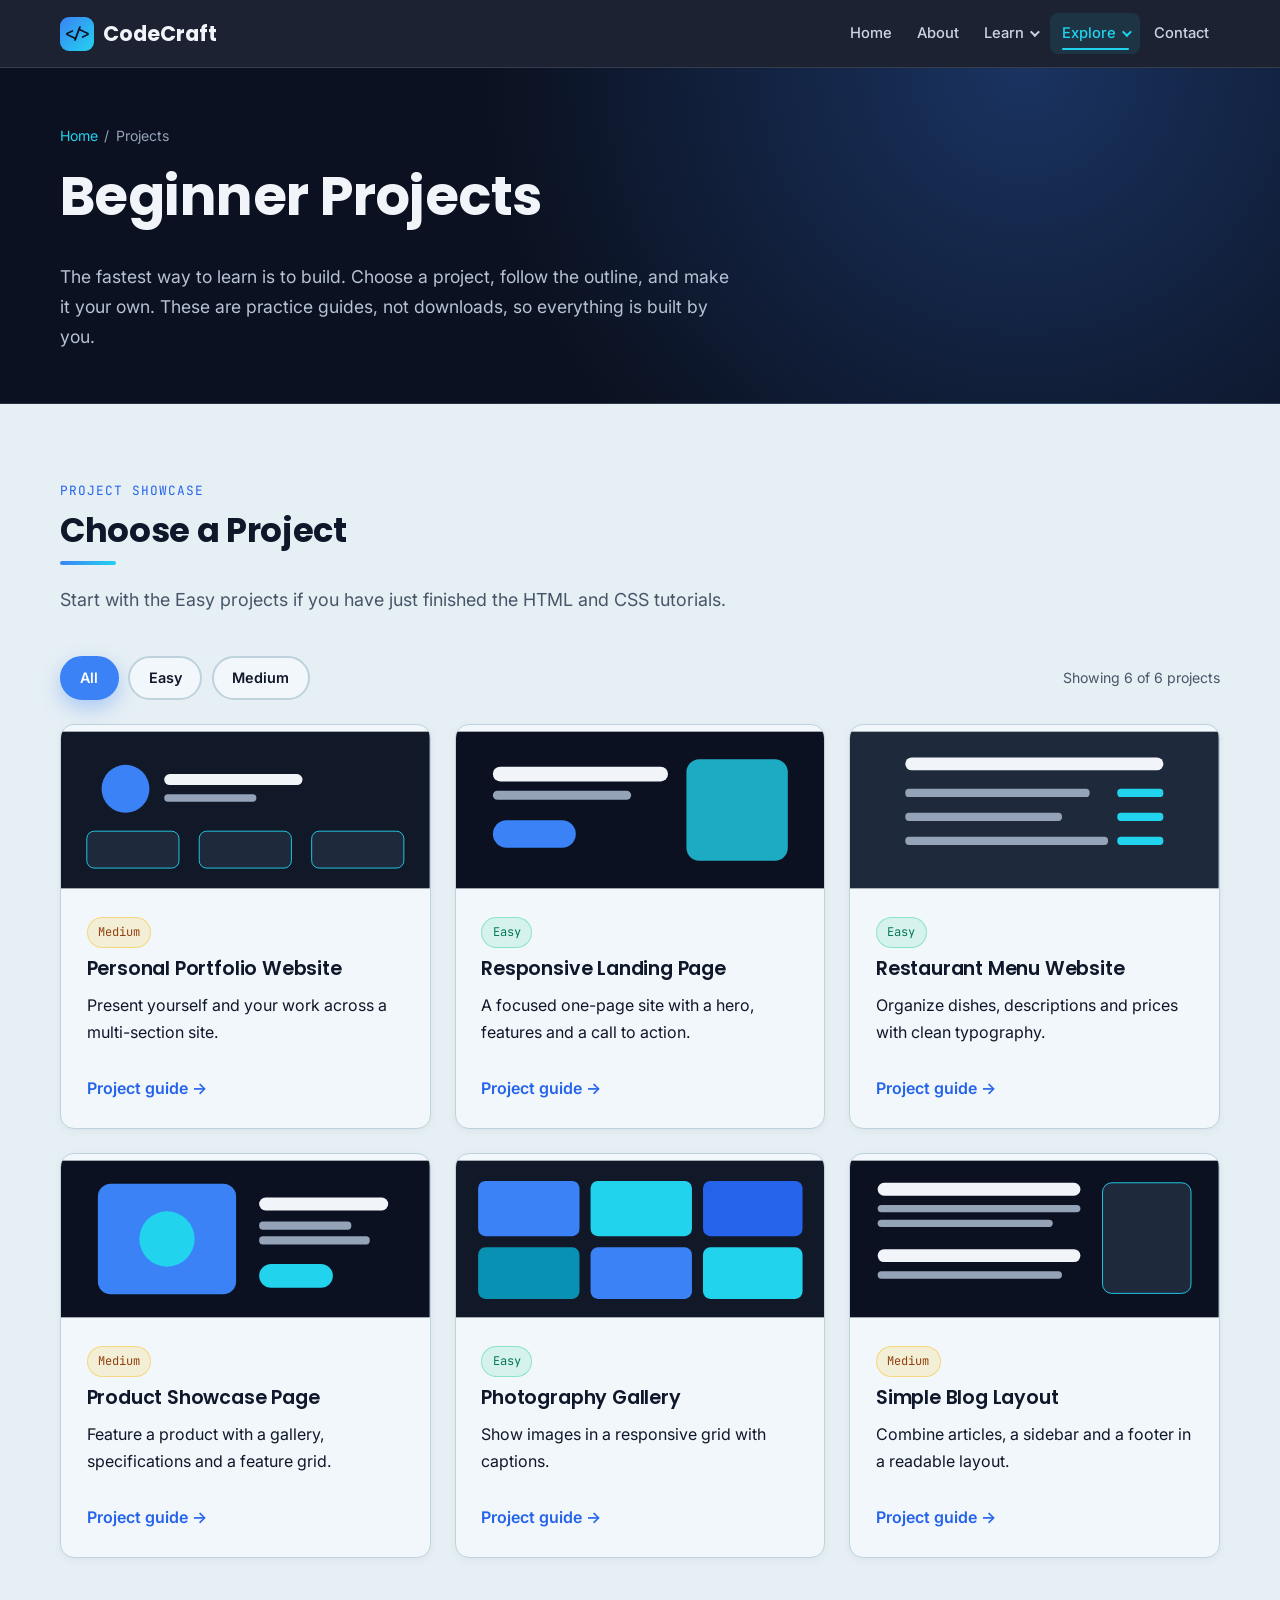
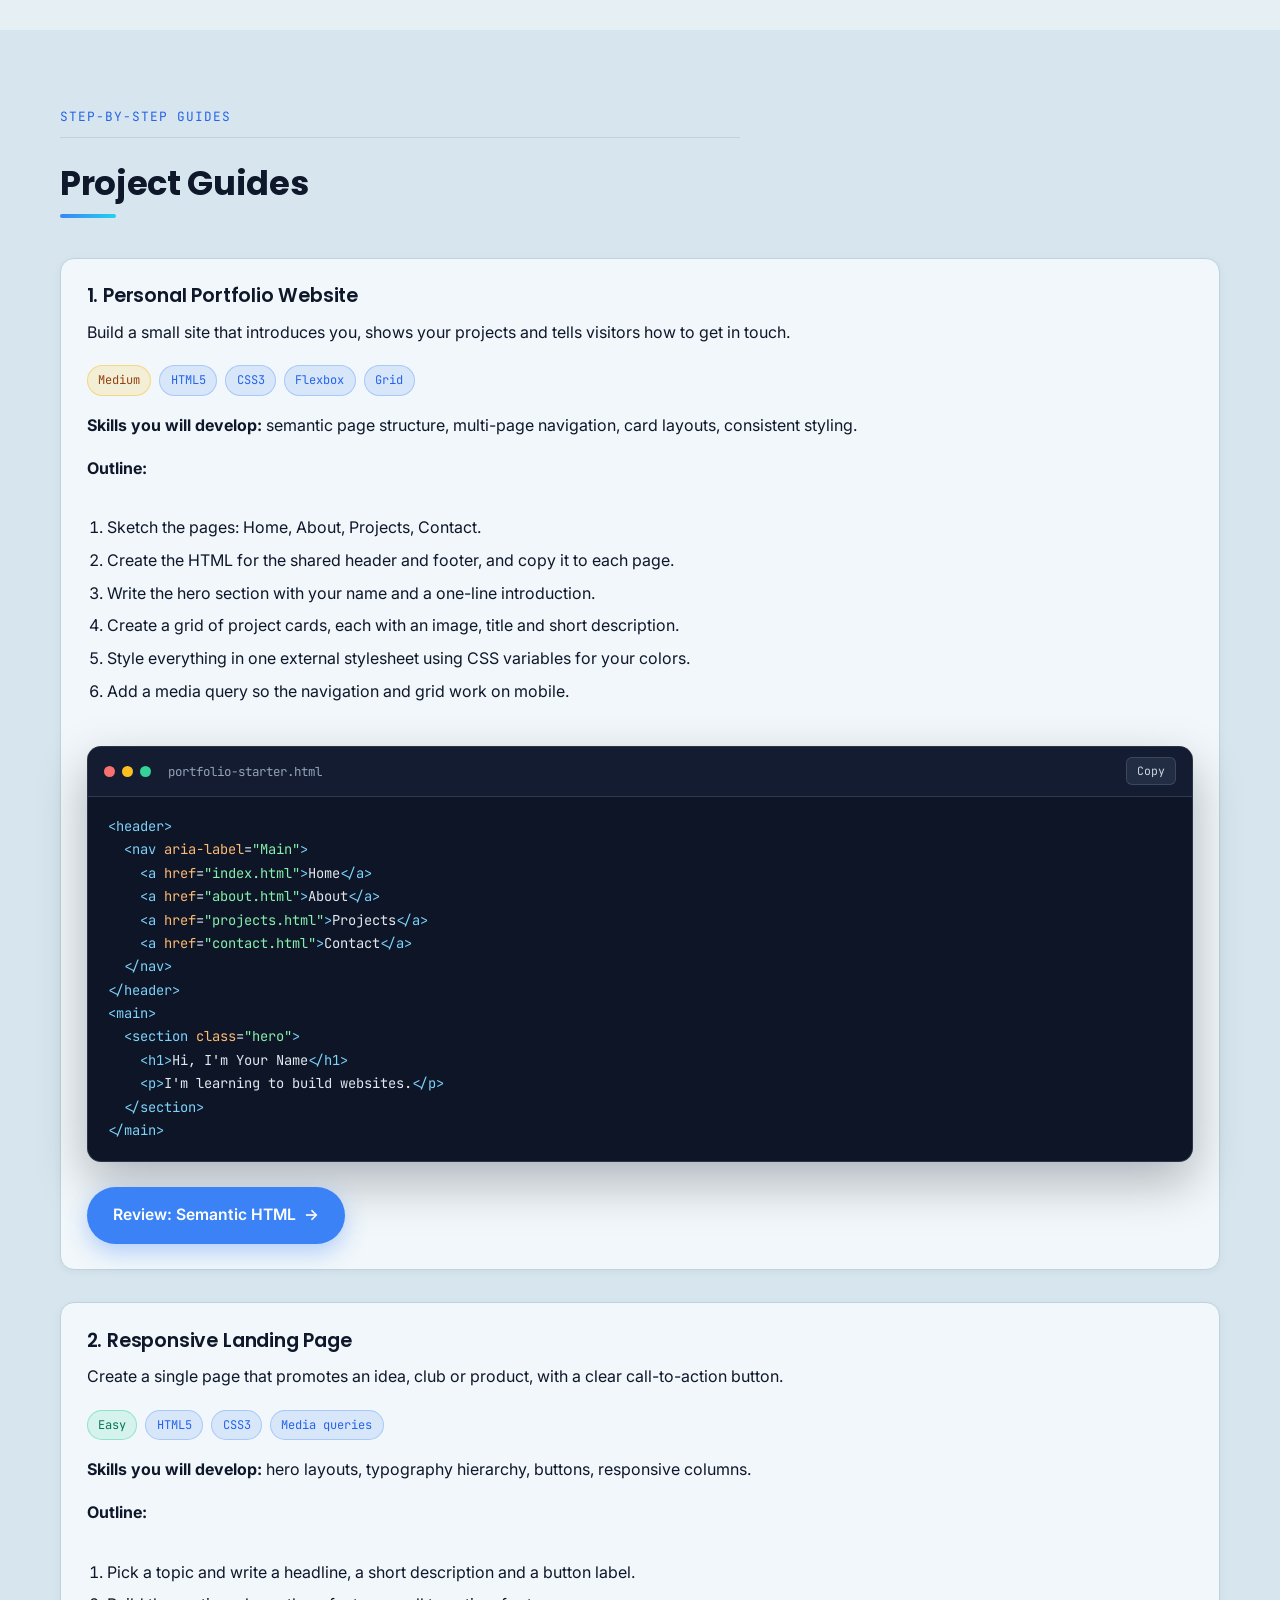
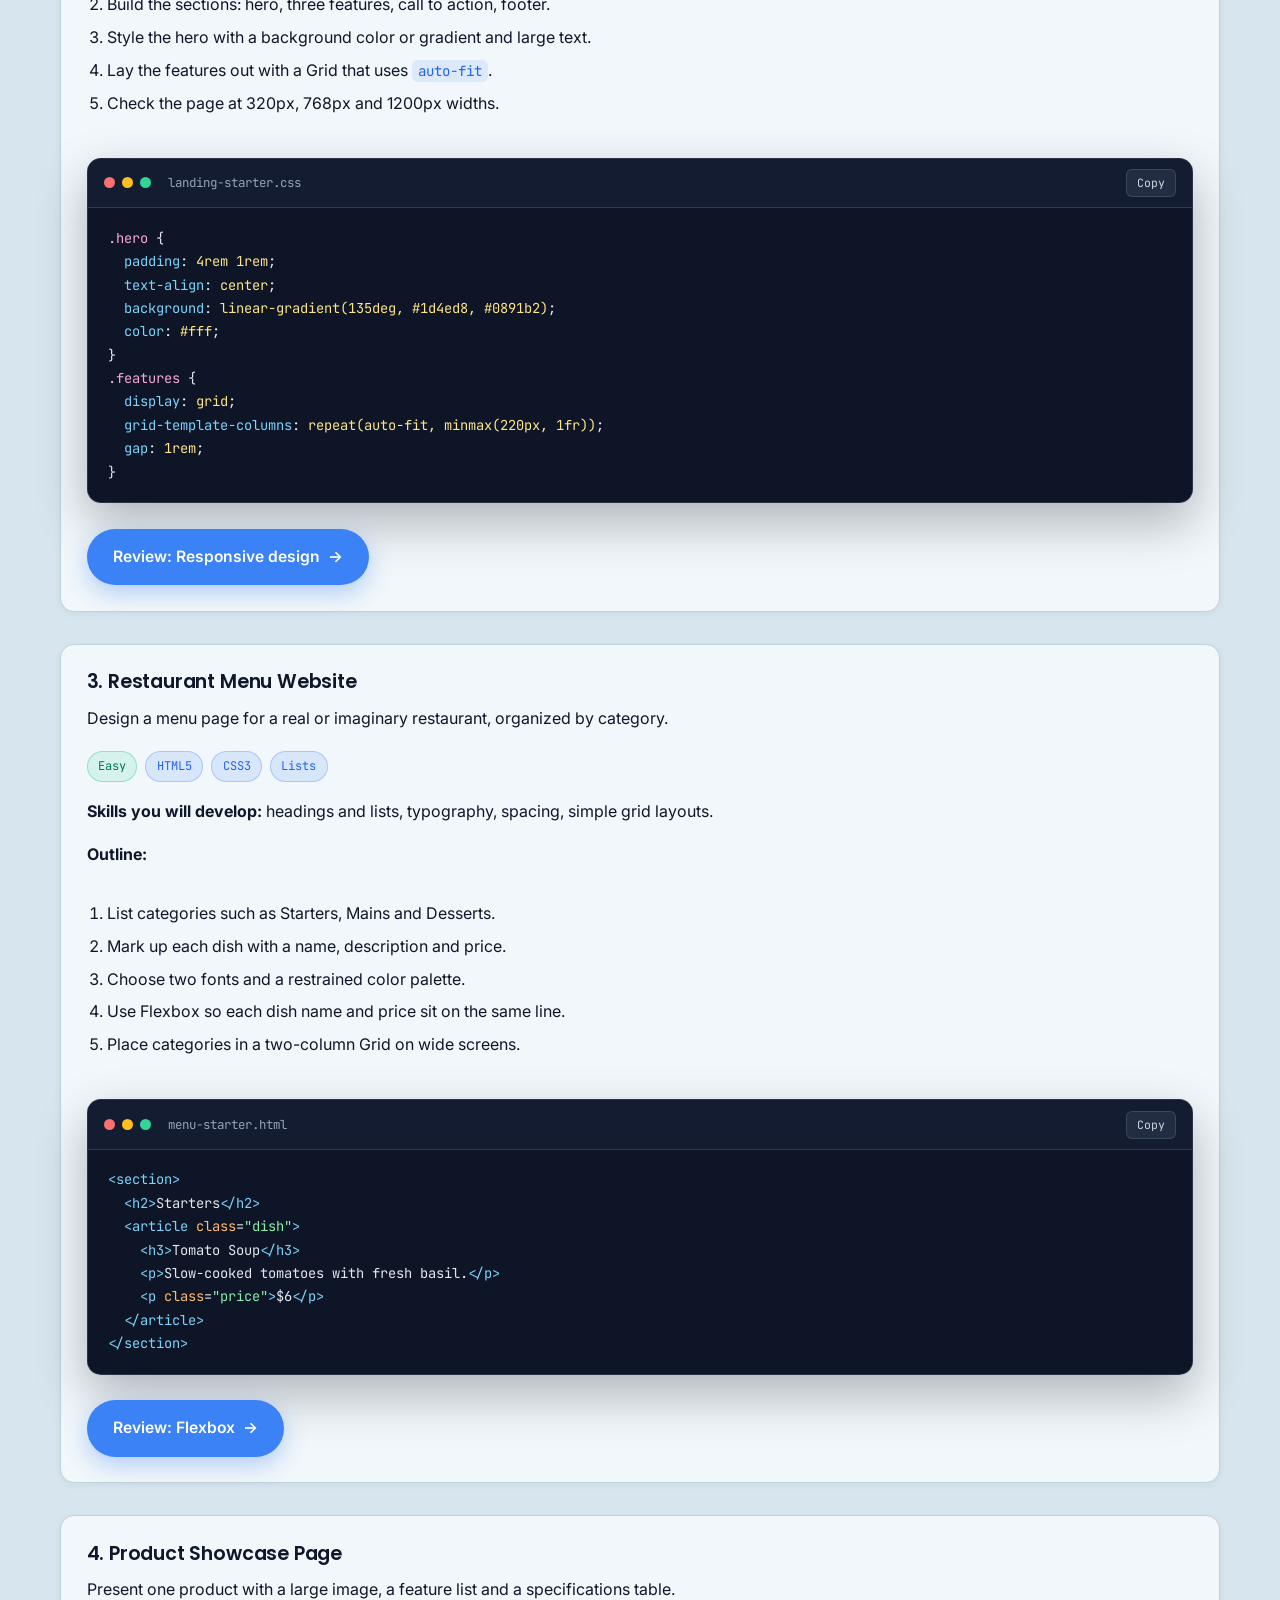
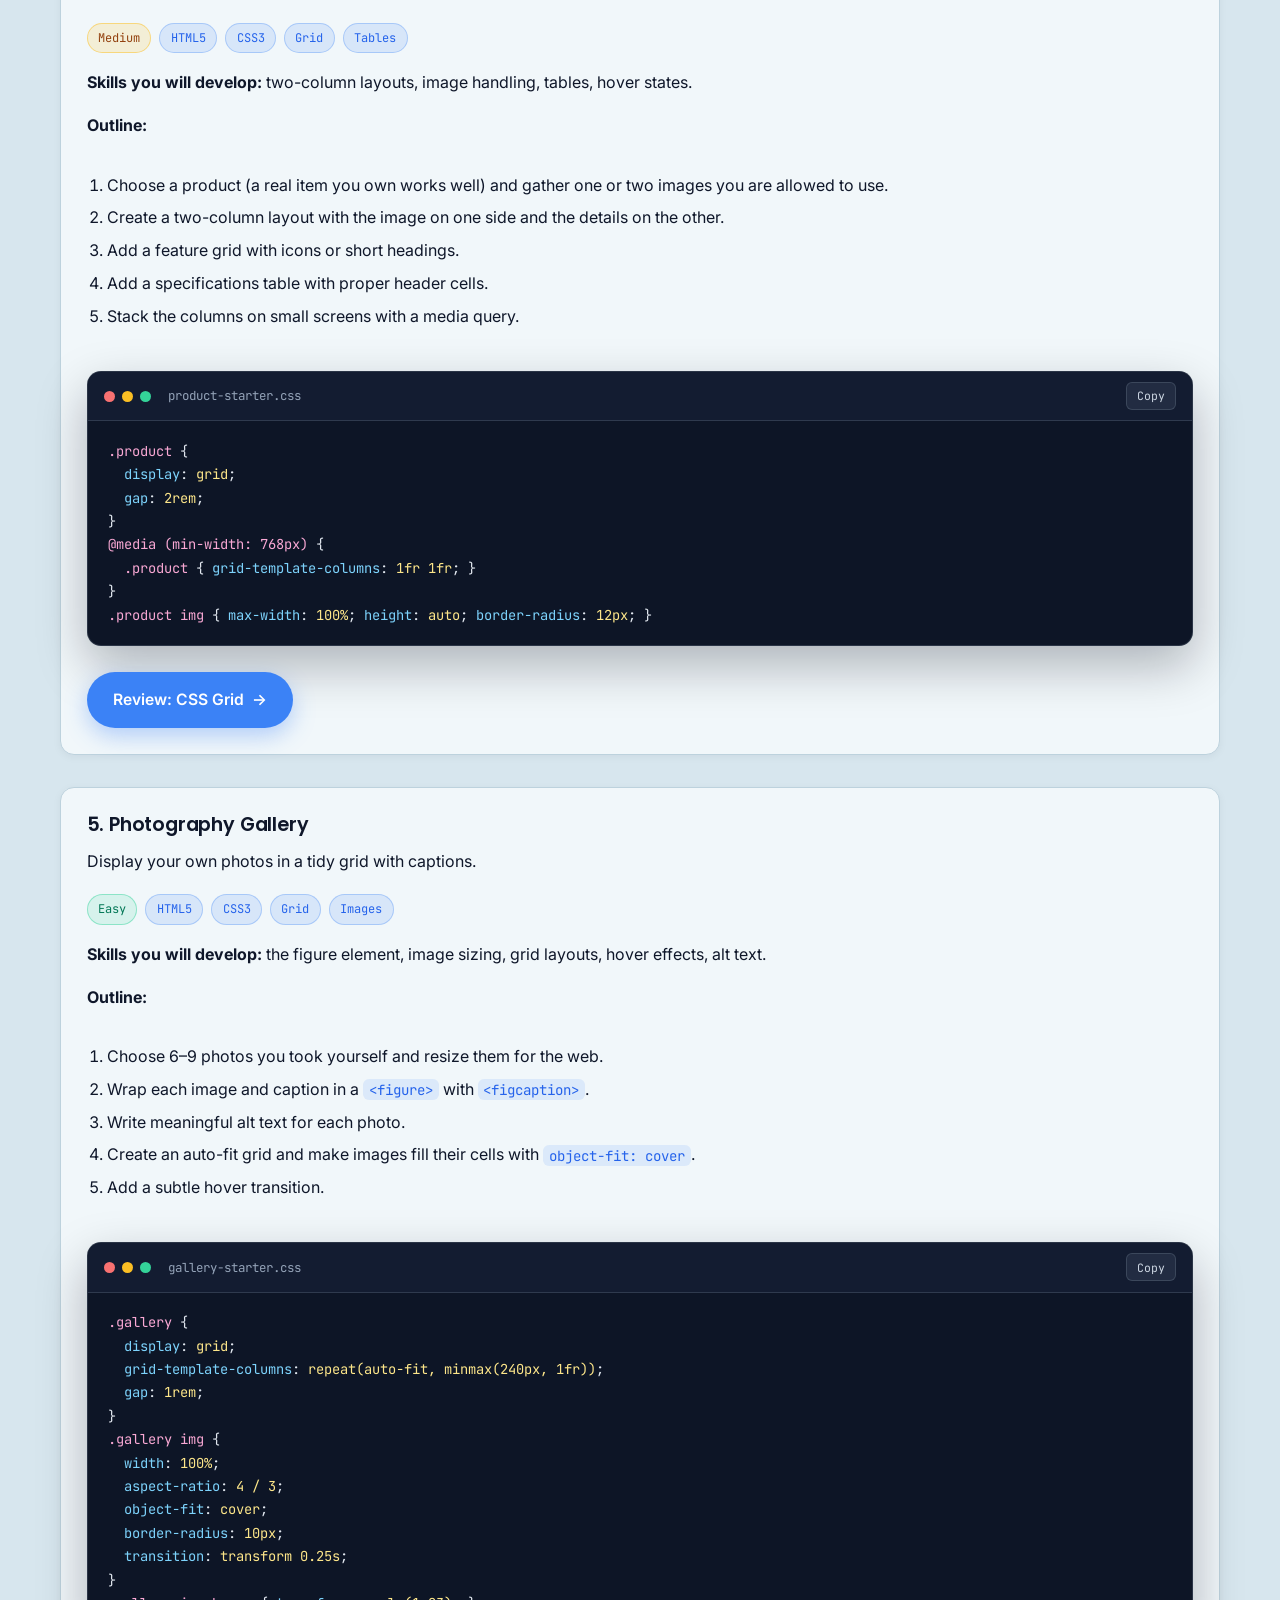
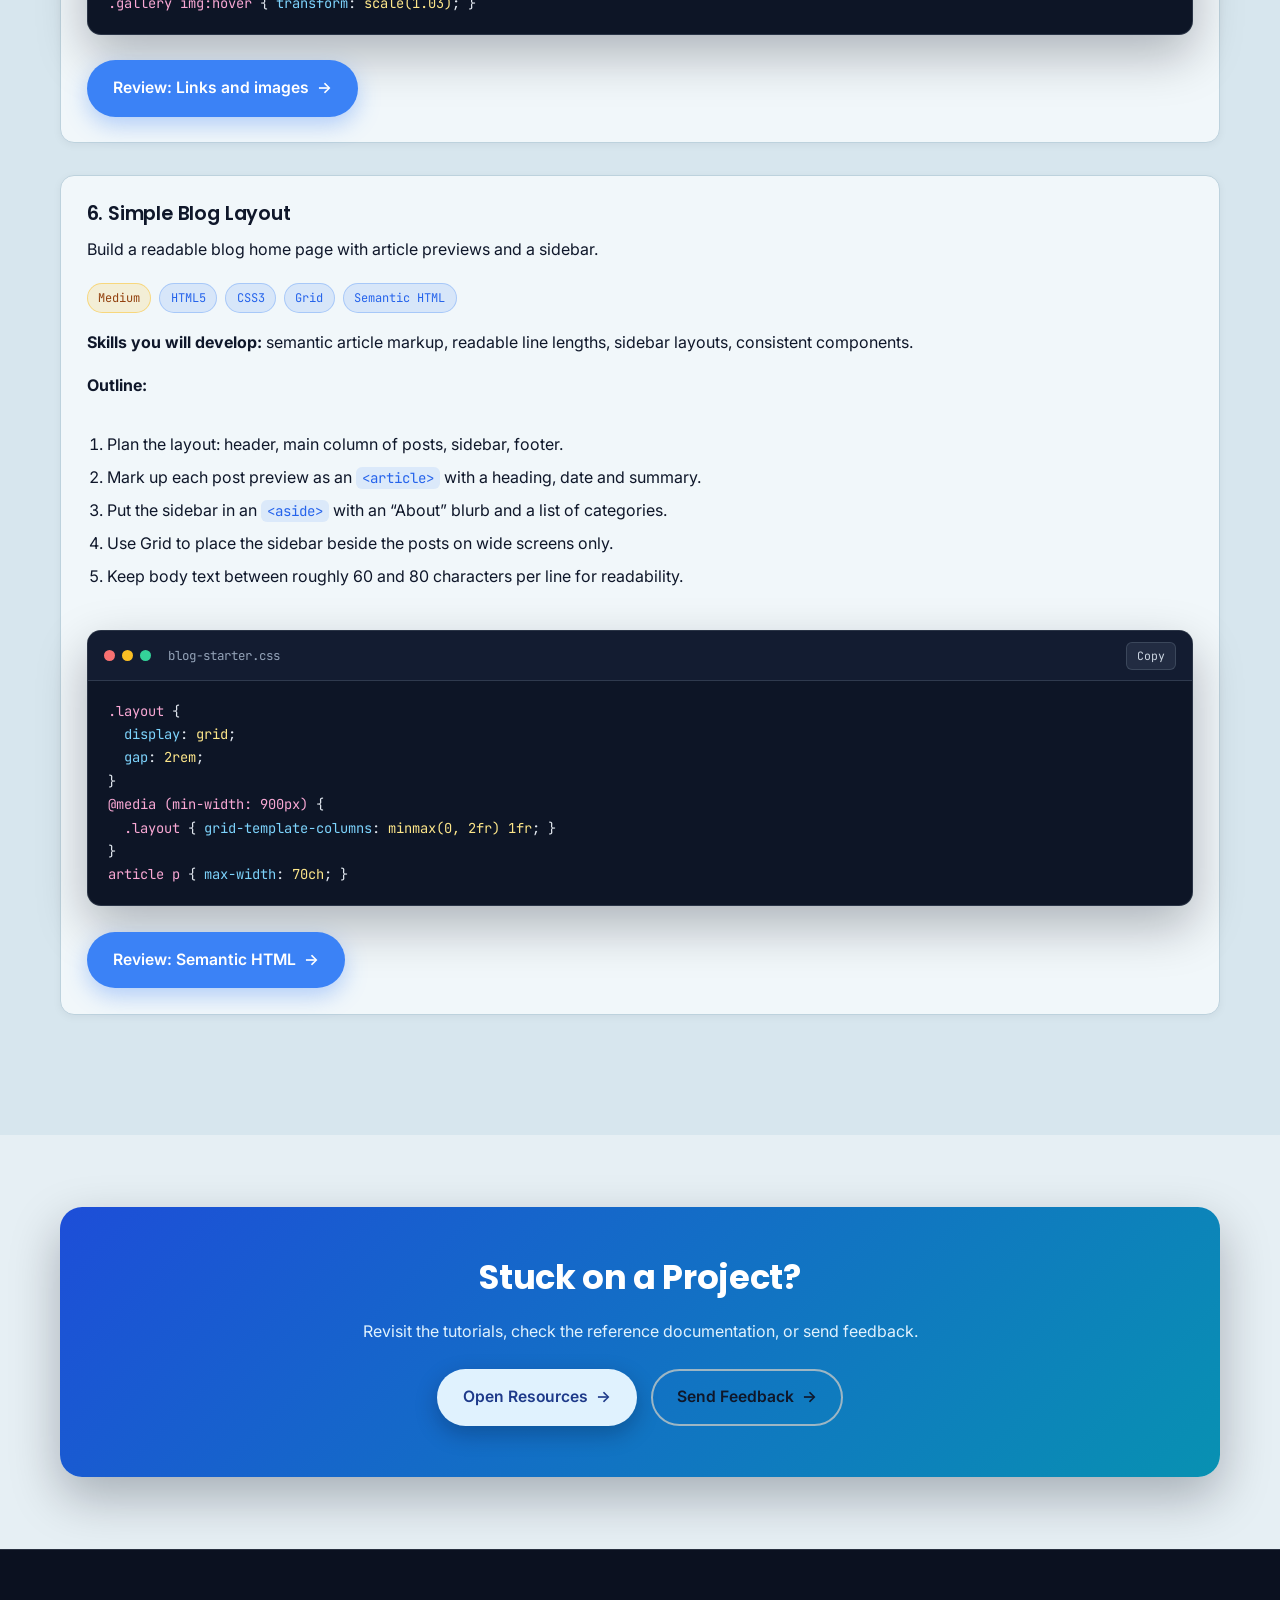
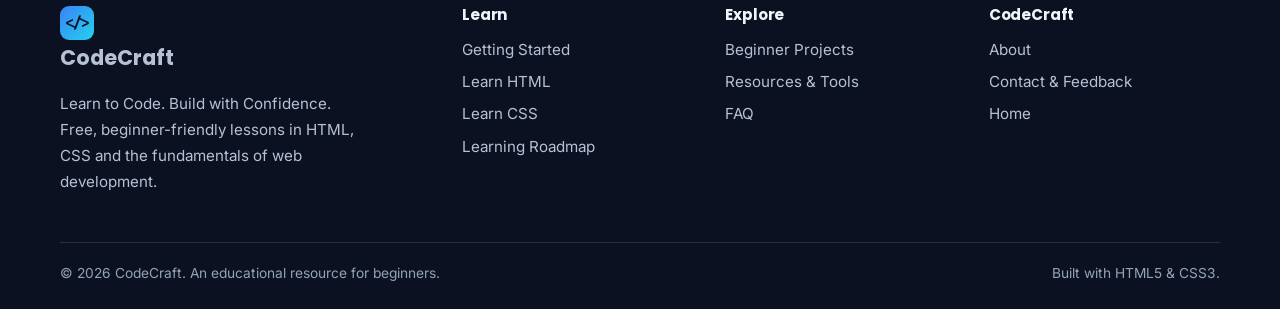
<file: projects.html>
<!DOCTYPE html>
<html lang="en">
<head>
  <meta charset="utf-8">
  <meta name="viewport" content="width=device-width, initial-scale=1">
  <title>Beginner Web Development Projects — Practice HTML & CSS | CodeCraft</title>
  <meta name="description" content="Six beginner website projects with difficulty levels, required skills, step-by-step outlines and starter code: portfolio, landing page, restaurant menu, product page, gallery and blog layout.">
  <meta name="theme-color" content="#0B1120">
  <link rel="icon" href="data:image/svg+xml,%3Csvg xmlns='http://www.w3.org/2000/svg' viewBox='0 0 32 32'%3E%3Crect width='32' height='32' rx='8' fill='%233B82F6'/%3E%3Ctext x='16' y='22' font-size='16' font-family='monospace' font-weight='700' text-anchor='middle' fill='%230B1120'%3E%7B%7D%3C/text%3E%3C/svg%3E">
  <link rel="preconnect" href="https://fonts.googleapis.com">
  <link rel="preconnect" href="https://fonts.gstatic.com" crossorigin>
  <link href="https://fonts.googleapis.com/css2?family=Inter:wght@400;500;600&amp;family=JetBrains+Mono:wght@400;600&amp;family=Poppins:wght@500;600;700&amp;display=swap" rel="stylesheet">
  <link rel="stylesheet" href="css/style.css">
  <link rel="stylesheet" href="css/responsive.css">
  <link rel="stylesheet" href="css/effects.css">
  <script>document.documentElement.classList.add("js");</script>
</head>
<body>
<a class="skip-link" href="#main">Skip to main content</a>
<header class="site-header">
  <div class="container nav-wrap">
    <a class="logo" href="index.html" aria-label="CodeCraft home"><span class="logo-mark" aria-hidden="true">&lt;/&gt;</span>CodeCraft</a>
    <button class="nav-toggle" type="button" aria-expanded="false" aria-controls="primary-nav" aria-label="Open menu"><span></span></button>
    <nav aria-label="Primary">
      <ul class="nav-list" id="primary-nav">
        <li><a href="index.html">Home</a></li>
        <li><a href="about.html">About</a></li>
        <li class="has-dd"><button class="dd-toggle" type="button" aria-expanded="false" aria-controls="dd-learn">Learn<span class="caret" aria-hidden="true"></span></button>
          <ul class="dd-menu" id="dd-learn">
            <li><a href="getting-started.html">Getting Started<small>How websites work and your first page</small></a></li>
            <li><a href="html-tutorial.html">HTML<small>Structure, text, forms and semantics</small></a></li>
            <li><a href="css-tutorial.html">CSS<small>Style, layout, Flexbox, Grid and responsive</small></a></li>
            <li><a href="roadmap.html">Roadmap<small>A 10-stage path with a progress tracker</small></a></li>
          </ul>
        </li>
        <li class="has-dd has-current"><button class="dd-toggle" type="button" aria-expanded="false" aria-controls="dd-explore">Explore<span class="caret" aria-hidden="true"></span></button>
          <ul class="dd-menu" id="dd-explore">
            <li><a href="projects.html" aria-current="page">Projects<small>Six beginner builds with guides</small></a></li>
            <li><a href="resources.html">Resources<small>Trusted tools and documentation</small></a></li>
            <li><a href="faq.html">FAQ<small>Quick answers to common questions</small></a></li>
          </ul>
        </li>
        <li><a href="contact.html">Contact</a></li>
      </ul>
    </nav>
  </div>
</header>
<main id="main">
<section class="page-banner">
  <div class="container">
    <nav class="breadcrumb" aria-label="Breadcrumb"><ol><li><a href="index.html">Home</a></li><li aria-current="page">Projects</li></ol></nav>
    <h1>Beginner Projects</h1>
    <p>The fastest way to learn is to build. Choose a project, follow the outline, and make it your own. These are practice guides, not downloads, so everything is built by you.</p>
  </div>
</section>

<section class="section">
  <div class="container">
    <div class="section-head">
      <span class="eyebrow">Project showcase</span>
      <h2>Choose a Project</h2>
      <p class="lead">Start with the Easy projects if you have just finished the HTML and CSS tutorials.</p>
    </div>
    <div class="filters" role="group" aria-label="Filter projects by difficulty">
      <button type="button" class="chip" data-filter="all" aria-pressed="true">All</button>
      <button type="button" class="chip" data-filter="easy" aria-pressed="false">Easy</button>
      <button type="button" class="chip" data-filter="medium" aria-pressed="false">Medium</button>
      <span class="filter-status" id="filter-status" role="status" aria-live="polite">Showing 6 of 6 projects</span>
    </div>
    <div class="grid grid-3" id="project-grid">
      <article class="card project-card">
        <svg class="preview" viewBox="0 0 400 170" role="img" aria-label="Illustration of a portfolio page layout"><rect width="400" height="170" fill="#111827"/><circle cx="70" cy="62" r="26" fill="#3B82F6"/><rect x="112" y="46" width="150" height="12" rx="6" fill="#F1F5F9"/><rect x="112" y="68" width="100" height="8" rx="4" fill="#94A3B8"/><rect x="28" y="108" width="100" height="40" rx="8" fill="#1E293B" stroke="#22D3EE"/><rect x="150" y="108" width="100" height="40" rx="8" fill="#1E293B" stroke="#22D3EE"/><rect x="272" y="108" width="100" height="40" rx="8" fill="#1E293B" stroke="#22D3EE"/></svg>
        <div class="body"><span class="badge intermediate" style="align-self:flex-start;margin-bottom:.6rem">Medium</span><h3>Personal Portfolio Website</h3><p>Present yourself and your work across a multi-section site.</p><a class="card-link" href="#portfolio">Project guide</a></div>
      </article>
      <article class="card project-card">
        <svg class="preview" viewBox="0 0 400 170" role="img" aria-label="Illustration of a landing page with a headline and button"><rect width="400" height="170" fill="#0B1120"/><rect x="40" y="38" width="190" height="16" rx="8" fill="#F1F5F9"/><rect x="40" y="64" width="150" height="10" rx="5" fill="#94A3B8"/><rect x="40" y="96" width="90" height="30" rx="15" fill="#3B82F6"/><rect x="250" y="30" width="110" height="110" rx="14" fill="#22D3EE" opacity=".8"/></svg>
        <div class="body"><span class="badge beginner" style="align-self:flex-start;margin-bottom:.6rem">Easy</span><h3>Responsive Landing Page</h3><p>A focused one-page site with a hero, features and a call to action.</p><a class="card-link" href="#landing">Project guide</a></div>
      </article>
      <article class="card project-card">
        <svg class="preview" viewBox="0 0 400 170" role="img" aria-label="Illustration of a restaurant menu with dishes and prices"><rect width="400" height="170" fill="#1E293B"/><rect x="60" y="28" width="280" height="14" rx="7" fill="#F1F5F9"/><rect x="60" y="62" width="200" height="9" rx="4" fill="#94A3B8"/><rect x="290" y="62" width="50" height="9" rx="4" fill="#22D3EE"/><rect x="60" y="88" width="170" height="9" rx="4" fill="#94A3B8"/><rect x="290" y="88" width="50" height="9" rx="4" fill="#22D3EE"/><rect x="60" y="114" width="220" height="9" rx="4" fill="#94A3B8"/><rect x="290" y="114" width="50" height="9" rx="4" fill="#22D3EE"/></svg>
        <div class="body"><span class="badge beginner" style="align-self:flex-start;margin-bottom:.6rem">Easy</span><h3>Restaurant Menu Website</h3><p>Organize dishes, descriptions and prices with clean typography.</p><a class="card-link" href="#menu">Project guide</a></div>
      </article>
      <article class="card project-card">
        <svg class="preview" viewBox="0 0 400 170" role="img" aria-label="Illustration of a product page with an image and details"><rect width="400" height="170" fill="#0B1120"/><rect x="40" y="25" width="150" height="120" rx="14" fill="#3B82F6"/><circle cx="115" cy="85" r="30" fill="#22D3EE"/><rect x="215" y="40" width="140" height="14" rx="7" fill="#F1F5F9"/><rect x="215" y="66" width="100" height="9" rx="4" fill="#94A3B8"/><rect x="215" y="82" width="120" height="9" rx="4" fill="#94A3B8"/><rect x="215" y="112" width="80" height="26" rx="13" fill="#22D3EE"/></svg>
        <div class="body"><span class="badge intermediate" style="align-self:flex-start;margin-bottom:.6rem">Medium</span><h3>Product Showcase Page</h3><p>Feature a product with a gallery, specifications and a feature grid.</p><a class="card-link" href="#product">Project guide</a></div>
      </article>
      <article class="card project-card">
        <svg class="preview" viewBox="0 0 400 170" role="img" aria-label="Illustration of a photo gallery grid"><rect width="400" height="170" fill="#111827"/><rect x="24" y="22" width="110" height="60" rx="8" fill="#3B82F6"/><rect x="146" y="22" width="110" height="60" rx="8" fill="#22D3EE"/><rect x="268" y="22" width="108" height="60" rx="8" fill="#2563EB"/><rect x="24" y="94" width="110" height="56" rx="8" fill="#0891B2"/><rect x="146" y="94" width="110" height="56" rx="8" fill="#3B82F6"/><rect x="268" y="94" width="108" height="56" rx="8" fill="#22D3EE"/></svg>
        <div class="body"><span class="badge beginner" style="align-self:flex-start;margin-bottom:.6rem">Easy</span><h3>Photography Gallery</h3><p>Show images in a responsive grid with captions.</p><a class="card-link" href="#gallery">Project guide</a></div>
      </article>
      <article class="card project-card">
        <svg class="preview" viewBox="0 0 400 170" role="img" aria-label="Illustration of a blog layout with posts and a sidebar"><rect width="400" height="170" fill="#0B1120"/><rect x="30" y="24" width="220" height="14" rx="7" fill="#F1F5F9"/><rect x="30" y="48" width="220" height="8" rx="4" fill="#94A3B8"/><rect x="30" y="64" width="190" height="8" rx="4" fill="#94A3B8"/><rect x="30" y="96" width="220" height="14" rx="7" fill="#F1F5F9"/><rect x="30" y="120" width="200" height="8" rx="4" fill="#94A3B8"/><rect x="274" y="24" width="96" height="120" rx="10" fill="#1E293B" stroke="#22D3EE"/></svg>
        <div class="body"><span class="badge intermediate" style="align-self:flex-start;margin-bottom:.6rem">Medium</span><h3>Simple Blog Layout</h3><p>Combine articles, a sidebar and a footer in a readable layout.</p><a class="card-link" href="#blog">Project guide</a></div>
      </article>
    </div>
  </div>
</section>

<section class="section light-2">
  <div class="container doc-content">
    <div class="section-head"><span class="eyebrow">Step-by-step guides</span><h2>Project Guides</h2></div>

    <section id="portfolio" class="card" style="margin-bottom:2rem">
      <h3>1. Personal Portfolio Website</h3>
      <p>Build a small site that introduces you, shows your projects and tells visitors how to get in touch.</p>
      <div class="badge-row" style="margin:.2rem 0 1rem"><span class="badge intermediate">Medium</span><span class="badge">HTML5</span><span class="badge">CSS3</span><span class="badge">Flexbox</span><span class="badge">Grid</span></div>
      <p><strong>Skills you will develop:</strong> semantic page structure, multi-page navigation, card layouts, consistent styling.</p>
      <p><strong>Outline:</strong></p>
      <ol>
        <li>Sketch the pages: Home, About, Projects, Contact.</li>
        <li>Create the HTML for the shared header and footer, and copy it to each page.</li>
        <li>Write the hero section with your name and a one-line introduction.</li>
        <li>Create a grid of project cards, each with an image, title and short description.</li>
        <li>Style everything in one external stylesheet using CSS variables for your colors.</li>
        <li>Add a media query so the navigation and grid work on mobile.</li>
      </ol>
<div class="code-window"><div class="code-bar"><i></i><i></i><i></i><span>portfolio-starter.html</span></div><pre tabindex="0"><code><span class="tok-tag">&lt;header</span><span class="tok-tag">&gt;</span>
  <span class="tok-tag">&lt;nav</span> <span class="tok-attr">aria-label</span>=<span class="tok-str">"Main"</span><span class="tok-tag">&gt;</span>
    <span class="tok-tag">&lt;a</span> <span class="tok-attr">href</span>=<span class="tok-str">"index.html"</span><span class="tok-tag">&gt;</span>Home<span class="tok-tag">&lt;/a</span><span class="tok-tag">&gt;</span>
    <span class="tok-tag">&lt;a</span> <span class="tok-attr">href</span>=<span class="tok-str">"about.html"</span><span class="tok-tag">&gt;</span>About<span class="tok-tag">&lt;/a</span><span class="tok-tag">&gt;</span>
    <span class="tok-tag">&lt;a</span> <span class="tok-attr">href</span>=<span class="tok-str">"projects.html"</span><span class="tok-tag">&gt;</span>Projects<span class="tok-tag">&lt;/a</span><span class="tok-tag">&gt;</span>
    <span class="tok-tag">&lt;a</span> <span class="tok-attr">href</span>=<span class="tok-str">"contact.html"</span><span class="tok-tag">&gt;</span>Contact<span class="tok-tag">&lt;/a</span><span class="tok-tag">&gt;</span>
  <span class="tok-tag">&lt;/nav</span><span class="tok-tag">&gt;</span>
<span class="tok-tag">&lt;/header</span><span class="tok-tag">&gt;</span>
<span class="tok-tag">&lt;main</span><span class="tok-tag">&gt;</span>
  <span class="tok-tag">&lt;section</span> <span class="tok-attr">class</span>=<span class="tok-str">"hero"</span><span class="tok-tag">&gt;</span>
    <span class="tok-tag">&lt;h1</span><span class="tok-tag">&gt;</span>Hi, I'm Your Name<span class="tok-tag">&lt;/h1</span><span class="tok-tag">&gt;</span>
    <span class="tok-tag">&lt;p</span><span class="tok-tag">&gt;</span>I'm learning to build websites.<span class="tok-tag">&lt;/p</span><span class="tok-tag">&gt;</span>
  <span class="tok-tag">&lt;/section</span><span class="tok-tag">&gt;</span>
<span class="tok-tag">&lt;/main</span><span class="tok-tag">&gt;</span></code></pre></div>
      <a class="btn btn-primary" href="html-tutorial.html#semantic" style="align-self:flex-start">Review: Semantic HTML</a>
    </section>

    <section id="landing" class="card" style="margin-bottom:2rem">
      <h3>2. Responsive Landing Page</h3>
      <p>Create a single page that promotes an idea, club or product, with a clear call-to-action button.</p>
      <div class="badge-row" style="margin:.2rem 0 1rem"><span class="badge beginner">Easy</span><span class="badge">HTML5</span><span class="badge">CSS3</span><span class="badge">Media queries</span></div>
      <p><strong>Skills you will develop:</strong> hero layouts, typography hierarchy, buttons, responsive columns.</p>
      <p><strong>Outline:</strong></p>
      <ol>
        <li>Pick a topic and write a headline, a short description and a button label.</li>
        <li>Build the sections: hero, three features, call to action, footer.</li>
        <li>Style the hero with a background color or gradient and large text.</li>
        <li>Lay the features out with a Grid that uses <code>auto-fit</code>.</li>
        <li>Check the page at 320px, 768px and 1200px widths.</li>
      </ol>
<div class="code-window"><div class="code-bar"><i></i><i></i><i></i><span>landing-starter.css</span></div><pre tabindex="0"><code><span class="tok-sel">.hero</span> {
  <span class="tok-prop">padding</span>: <span class="tok-val">4rem 1rem</span>;
  <span class="tok-prop">text-align</span>: <span class="tok-val">center</span>;
  <span class="tok-prop">background</span>: <span class="tok-val">linear-gradient(135deg, #1d4ed8, #0891b2)</span>;
  <span class="tok-prop">color</span>: <span class="tok-val">#fff</span>;
}
<span class="tok-sel">.features</span> {
  <span class="tok-prop">display</span>: <span class="tok-val">grid</span>;
  <span class="tok-prop">grid-template-columns</span>: <span class="tok-val">repeat(auto-fit, minmax(220px, 1fr))</span>;
  <span class="tok-prop">gap</span>: <span class="tok-val">1rem</span>;
}</code></pre></div>
      <a class="btn btn-primary" href="css-tutorial.html#responsive" style="align-self:flex-start">Review: Responsive design</a>
    </section>

    <section id="menu" class="card" style="margin-bottom:2rem">
      <h3>3. Restaurant Menu Website</h3>
      <p>Design a menu page for a real or imaginary restaurant, organized by category.</p>
      <div class="badge-row" style="margin:.2rem 0 1rem"><span class="badge beginner">Easy</span><span class="badge">HTML5</span><span class="badge">CSS3</span><span class="badge">Lists</span></div>
      <p><strong>Skills you will develop:</strong> headings and lists, typography, spacing, simple grid layouts.</p>
      <p><strong>Outline:</strong></p>
      <ol>
        <li>List categories such as Starters, Mains and Desserts.</li>
        <li>Mark up each dish with a name, description and price.</li>
        <li>Choose two fonts and a restrained color palette.</li>
        <li>Use Flexbox so each dish name and price sit on the same line.</li>
        <li>Place categories in a two-column Grid on wide screens.</li>
      </ol>
<div class="code-window"><div class="code-bar"><i></i><i></i><i></i><span>menu-starter.html</span></div><pre tabindex="0"><code><span class="tok-tag">&lt;section</span><span class="tok-tag">&gt;</span>
  <span class="tok-tag">&lt;h2</span><span class="tok-tag">&gt;</span>Starters<span class="tok-tag">&lt;/h2</span><span class="tok-tag">&gt;</span>
  <span class="tok-tag">&lt;article</span> <span class="tok-attr">class</span>=<span class="tok-str">"dish"</span><span class="tok-tag">&gt;</span>
    <span class="tok-tag">&lt;h3</span><span class="tok-tag">&gt;</span>Tomato Soup<span class="tok-tag">&lt;/h3</span><span class="tok-tag">&gt;</span>
    <span class="tok-tag">&lt;p</span><span class="tok-tag">&gt;</span>Slow-cooked tomatoes with fresh basil.<span class="tok-tag">&lt;/p</span><span class="tok-tag">&gt;</span>
    <span class="tok-tag">&lt;p</span> <span class="tok-attr">class</span>=<span class="tok-str">"price"</span><span class="tok-tag">&gt;</span>$6<span class="tok-tag">&lt;/p</span><span class="tok-tag">&gt;</span>
  <span class="tok-tag">&lt;/article</span><span class="tok-tag">&gt;</span>
<span class="tok-tag">&lt;/section</span><span class="tok-tag">&gt;</span></code></pre></div>
      <a class="btn btn-primary" href="css-tutorial.html#flexbox" style="align-self:flex-start">Review: Flexbox</a>
    </section>

    <section id="product" class="card" style="margin-bottom:2rem">
      <h3>4. Product Showcase Page</h3>
      <p>Present one product with a large image, a feature list and a specifications table.</p>
      <div class="badge-row" style="margin:.2rem 0 1rem"><span class="badge intermediate">Medium</span><span class="badge">HTML5</span><span class="badge">CSS3</span><span class="badge">Grid</span><span class="badge">Tables</span></div>
      <p><strong>Skills you will develop:</strong> two-column layouts, image handling, tables, hover states.</p>
      <p><strong>Outline:</strong></p>
      <ol>
        <li>Choose a product (a real item you own works well) and gather one or two images you are allowed to use.</li>
        <li>Create a two-column layout with the image on one side and the details on the other.</li>
        <li>Add a feature grid with icons or short headings.</li>
        <li>Add a specifications table with proper header cells.</li>
        <li>Stack the columns on small screens with a media query.</li>
      </ol>
<div class="code-window"><div class="code-bar"><i></i><i></i><i></i><span>product-starter.css</span></div><pre tabindex="0"><code><span class="tok-sel">.product</span> {
  <span class="tok-prop">display</span>: <span class="tok-val">grid</span>;
  <span class="tok-prop">gap</span>: <span class="tok-val">2rem</span>;
}
<span class="tok-sel">@media (min-width: 768px)</span> {
  <span class="tok-sel">.product</span> { <span class="tok-prop">grid-template-columns</span>: <span class="tok-val">1fr 1fr</span>; }
}
<span class="tok-sel">.product img</span> { <span class="tok-prop">max-width</span>: <span class="tok-val">100%</span>; <span class="tok-prop">height</span>: <span class="tok-val">auto</span>; <span class="tok-prop">border-radius</span>: <span class="tok-val">12px</span>; }</code></pre></div>
      <a class="btn btn-primary" href="css-tutorial.html#grid" style="align-self:flex-start">Review: CSS Grid</a>
    </section>

    <section id="gallery" class="card" style="margin-bottom:2rem">
      <h3>5. Photography Gallery</h3>
      <p>Display your own photos in a tidy grid with captions.</p>
      <div class="badge-row" style="margin:.2rem 0 1rem"><span class="badge beginner">Easy</span><span class="badge">HTML5</span><span class="badge">CSS3</span><span class="badge">Grid</span><span class="badge">Images</span></div>
      <p><strong>Skills you will develop:</strong> the figure element, image sizing, grid layouts, hover effects, alt text.</p>
      <p><strong>Outline:</strong></p>
      <ol>
        <li>Choose 6–9 photos you took yourself and resize them for the web.</li>
        <li>Wrap each image and caption in a <code>&lt;figure&gt;</code> with <code>&lt;figcaption&gt;</code>.</li>
        <li>Write meaningful alt text for each photo.</li>
        <li>Create an auto-fit grid and make images fill their cells with <code>object-fit: cover</code>.</li>
        <li>Add a subtle hover transition.</li>
      </ol>
<div class="code-window"><div class="code-bar"><i></i><i></i><i></i><span>gallery-starter.css</span></div><pre tabindex="0"><code><span class="tok-sel">.gallery</span> {
  <span class="tok-prop">display</span>: <span class="tok-val">grid</span>;
  <span class="tok-prop">grid-template-columns</span>: <span class="tok-val">repeat(auto-fit, minmax(240px, 1fr))</span>;
  <span class="tok-prop">gap</span>: <span class="tok-val">1rem</span>;
}
<span class="tok-sel">.gallery img</span> {
  <span class="tok-prop">width</span>: <span class="tok-val">100%</span>;
  <span class="tok-prop">aspect-ratio</span>: <span class="tok-val">4 / 3</span>;
  <span class="tok-prop">object-fit</span>: <span class="tok-val">cover</span>;
  <span class="tok-prop">border-radius</span>: <span class="tok-val">10px</span>;
  <span class="tok-prop">transition</span>: <span class="tok-val">transform 0.25s</span>;
}
<span class="tok-sel">.gallery img:hover</span> { <span class="tok-prop">transform</span>: <span class="tok-val">scale(1.03)</span>; }</code></pre></div>
      <a class="btn btn-primary" href="html-tutorial.html#links-images" style="align-self:flex-start">Review: Links and images</a>
    </section>

    <section id="blog" class="card">
      <h3>6. Simple Blog Layout</h3>
      <p>Build a readable blog home page with article previews and a sidebar.</p>
      <div class="badge-row" style="margin:.2rem 0 1rem"><span class="badge intermediate">Medium</span><span class="badge">HTML5</span><span class="badge">CSS3</span><span class="badge">Grid</span><span class="badge">Semantic HTML</span></div>
      <p><strong>Skills you will develop:</strong> semantic article markup, readable line lengths, sidebar layouts, consistent components.</p>
      <p><strong>Outline:</strong></p>
      <ol>
        <li>Plan the layout: header, main column of posts, sidebar, footer.</li>
        <li>Mark up each post preview as an <code>&lt;article&gt;</code> with a heading, date and summary.</li>
        <li>Put the sidebar in an <code>&lt;aside&gt;</code> with an “About” blurb and a list of categories.</li>
        <li>Use Grid to place the sidebar beside the posts on wide screens only.</li>
        <li>Keep body text between roughly 60 and 80 characters per line for readability.</li>
      </ol>
<div class="code-window"><div class="code-bar"><i></i><i></i><i></i><span>blog-starter.css</span></div><pre tabindex="0"><code><span class="tok-sel">.layout</span> {
  <span class="tok-prop">display</span>: <span class="tok-val">grid</span>;
  <span class="tok-prop">gap</span>: <span class="tok-val">2rem</span>;
}
<span class="tok-sel">@media (min-width: 900px)</span> {
  <span class="tok-sel">.layout</span> { <span class="tok-prop">grid-template-columns</span>: <span class="tok-val">minmax(0, 2fr) 1fr</span>; }
}
<span class="tok-sel">article p</span> { <span class="tok-prop">max-width</span>: <span class="tok-val">70ch</span>; }</code></pre></div>
      <a class="btn btn-primary" href="html-tutorial.html#semantic" style="align-self:flex-start">Review: Semantic HTML</a>
    </section>
  </div>
</section>

<section class="section">
  <div class="container">
    <div class="cta-banner">
      <h2>Stuck on a Project?</h2>
      <p>Revisit the tutorials, check the reference documentation, or send feedback.</p>
      <div class="btn-row"><a class="btn btn-primary" href="resources.html">Open Resources</a><a class="btn btn-secondary" href="contact.html">Send Feedback</a></div>
    </div>
  </div>
</section>

</main>
<footer class="site-footer">
  <div class="container">
    <div class="footer-grid">
      <div>
        <a class="logo" href="index.html"><span class="logo-mark" aria-hidden="true">&lt;/&gt;</span>CodeCraft</a>
        <p style="margin-top:1rem;max-width:300px">Learn to Code. Build with Confidence. Free, beginner-friendly lessons in HTML, CSS and the fundamentals of web development.</p>
      </div>
      <div>
        <h2>Learn</h2>
        <ul>
          <li><a href="getting-started.html">Getting Started</a></li>
          <li><a href="html-tutorial.html">Learn HTML</a></li>
          <li><a href="css-tutorial.html">Learn CSS</a></li>
          <li><a href="roadmap.html">Learning Roadmap</a></li>
        </ul>
      </div>
      <div>
        <h2>Explore</h2>
        <ul>
          <li><a href="projects.html">Beginner Projects</a></li>
          <li><a href="resources.html">Resources &amp; Tools</a></li>
          <li><a href="faq.html">FAQ</a></li>
        </ul>
      </div>
      <div>
        <h2>CodeCraft</h2>
        <ul>
          <li><a href="about.html">About</a></li>
          <li><a href="contact.html">Contact &amp; Feedback</a></li>
          <li><a href="index.html">Home</a></li>
        </ul>
      </div>
    </div>
    <div class="footer-bottom">
      <span>&copy; 2026 CodeCraft. An educational resource for beginners.</span>
      <span>Built with HTML5 &amp; CSS3.</span>
    </div>
  </div>
</footer>
<script src="js/script.js"></script>
</body>
</html>
</file>
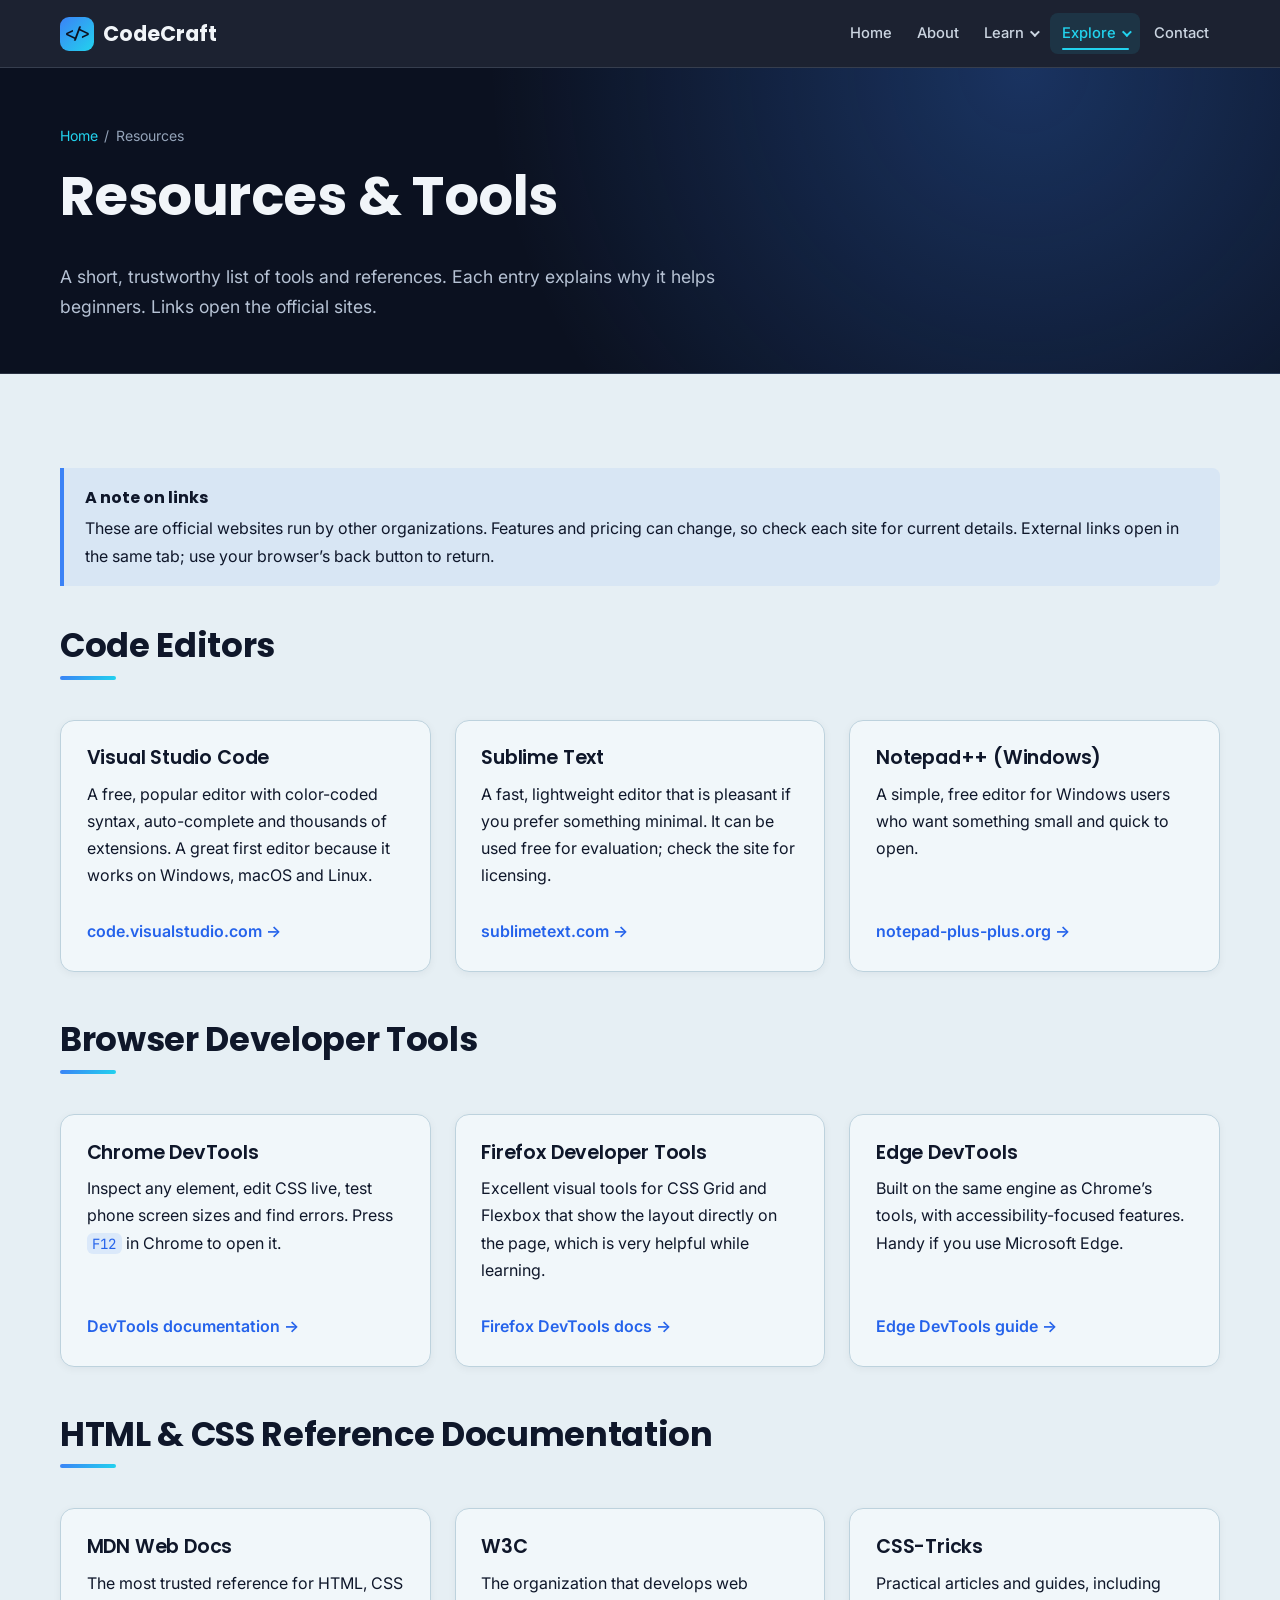
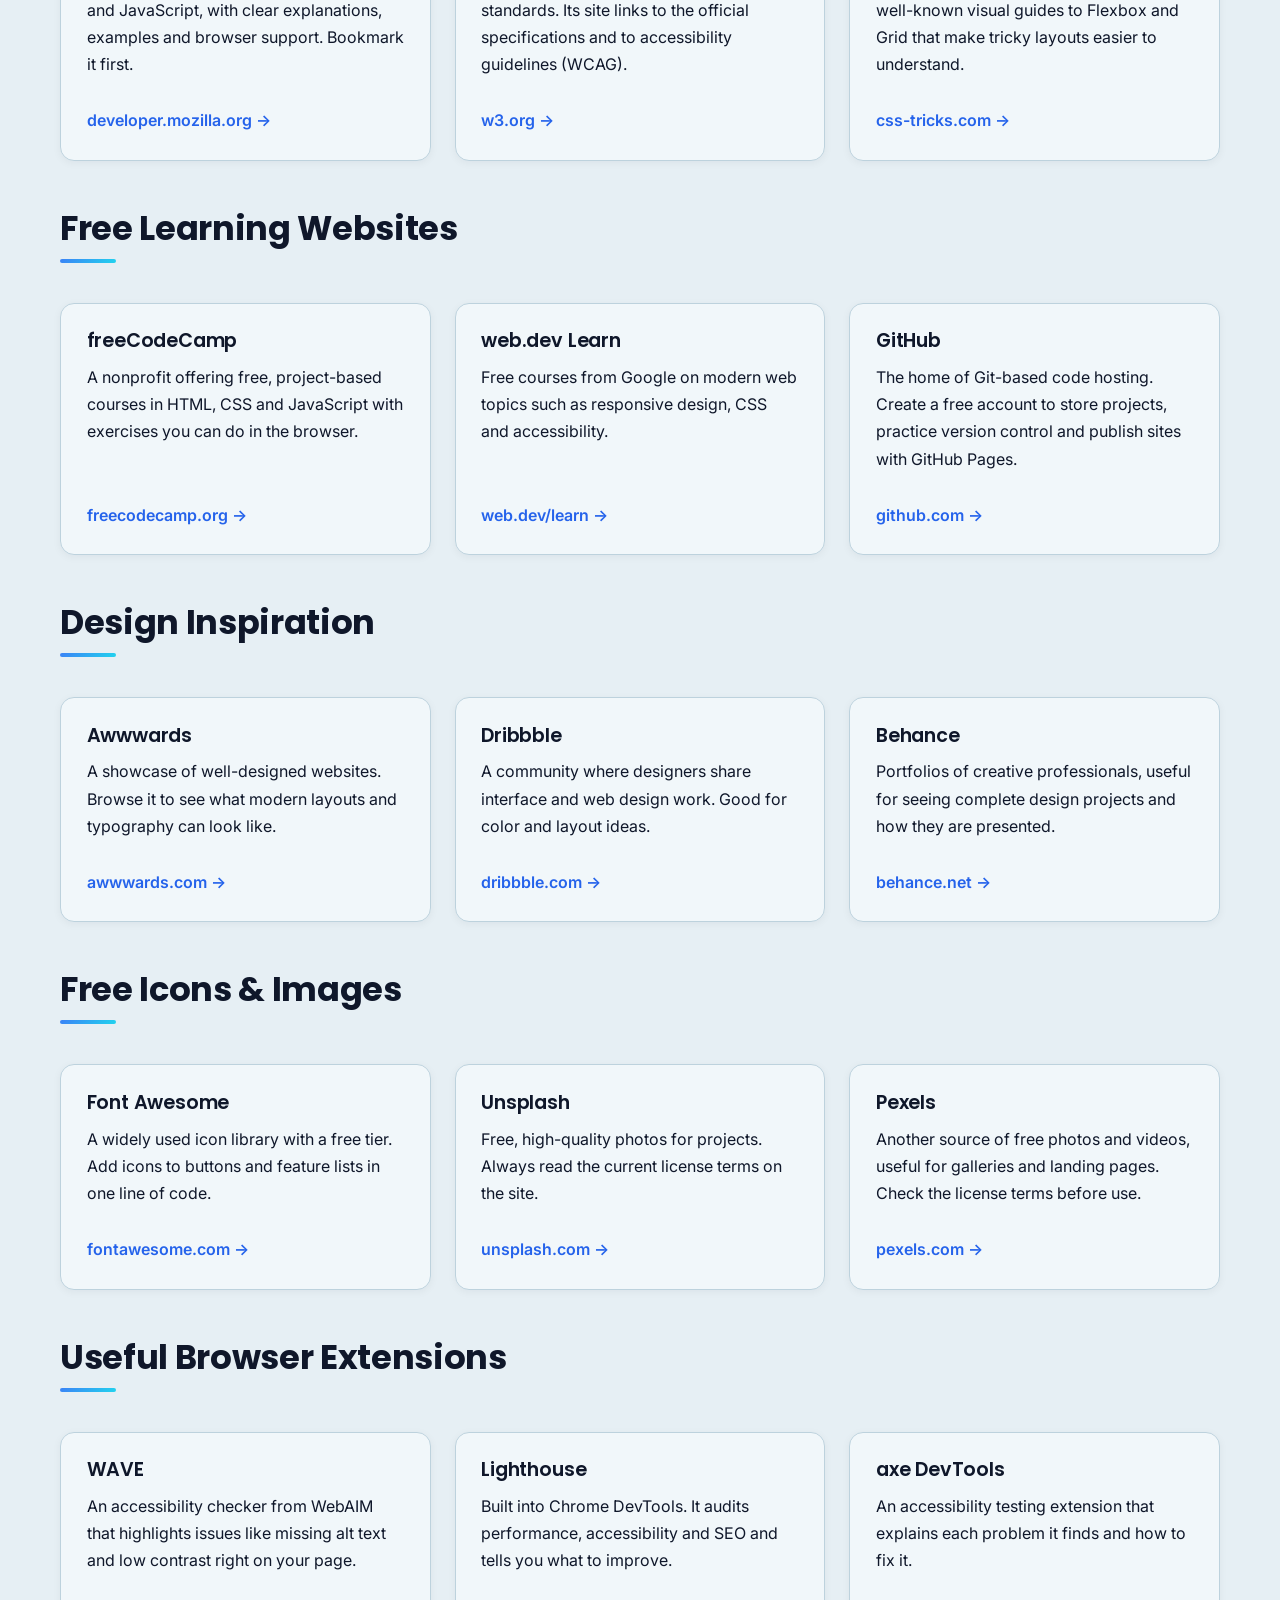
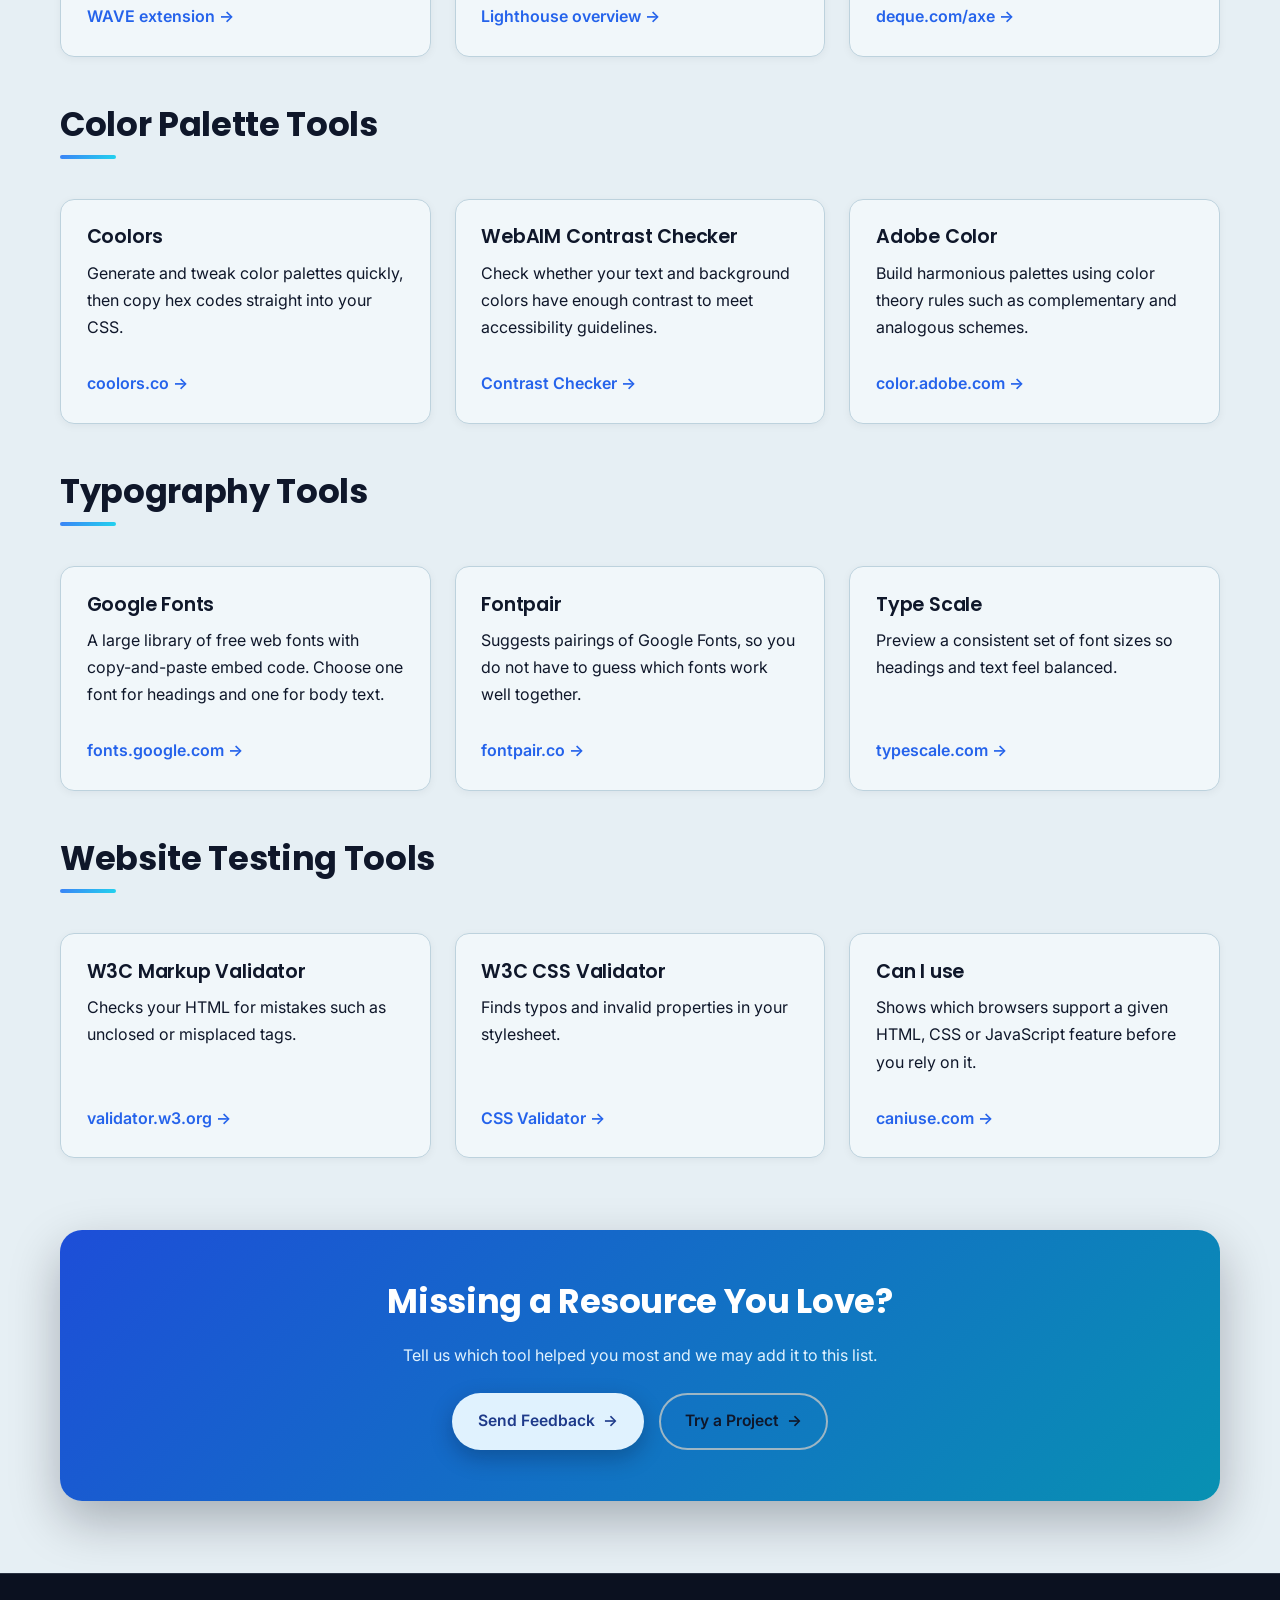
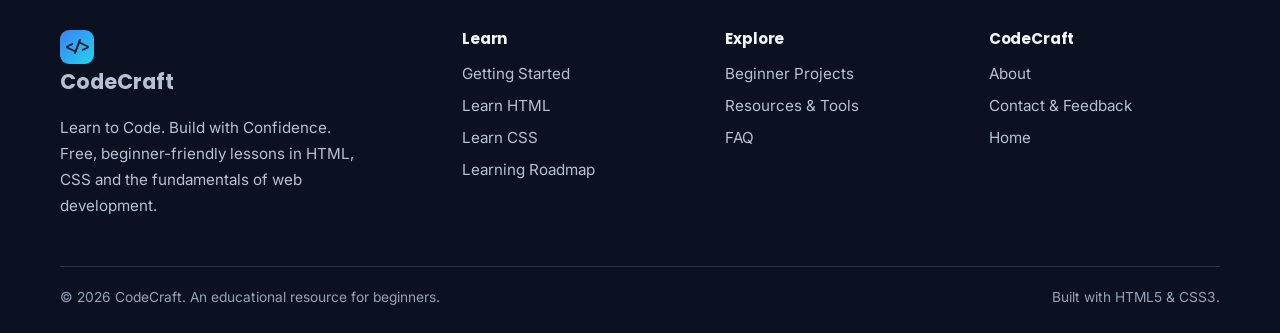
<file: resources.html>
<!DOCTYPE html>
<html lang="en">
<head>
  <meta charset="utf-8">
  <meta name="viewport" content="width=device-width, initial-scale=1">
  <title>Resources & Tools for Beginner Web Developers | CodeCraft</title>
  <meta name="description" content="A curated list of free, trustworthy tools for beginners: code editors, developer tools, documentation, learning sites, fonts, icons, color tools and website testing tools.">
  <meta name="theme-color" content="#0B1120">
  <link rel="icon" href="data:image/svg+xml,%3Csvg xmlns='http://www.w3.org/2000/svg' viewBox='0 0 32 32'%3E%3Crect width='32' height='32' rx='8' fill='%233B82F6'/%3E%3Ctext x='16' y='22' font-size='16' font-family='monospace' font-weight='700' text-anchor='middle' fill='%230B1120'%3E%7B%7D%3C/text%3E%3C/svg%3E">
  <link rel="preconnect" href="https://fonts.googleapis.com">
  <link rel="preconnect" href="https://fonts.gstatic.com" crossorigin>
  <link href="https://fonts.googleapis.com/css2?family=Inter:wght@400;500;600&amp;family=JetBrains+Mono:wght@400;600&amp;family=Poppins:wght@500;600;700&amp;display=swap" rel="stylesheet">
  <link rel="stylesheet" href="css/style.css">
  <link rel="stylesheet" href="css/responsive.css">
  <link rel="stylesheet" href="css/effects.css">
  <script>document.documentElement.classList.add("js");</script>
</head>
<body>
<a class="skip-link" href="#main">Skip to main content</a>
<header class="site-header">
  <div class="container nav-wrap">
    <a class="logo" href="index.html" aria-label="CodeCraft home"><span class="logo-mark" aria-hidden="true">&lt;/&gt;</span>CodeCraft</a>
    <button class="nav-toggle" type="button" aria-expanded="false" aria-controls="primary-nav" aria-label="Open menu"><span></span></button>
    <nav aria-label="Primary">
      <ul class="nav-list" id="primary-nav">
        <li><a href="index.html">Home</a></li>
        <li><a href="about.html">About</a></li>
        <li class="has-dd"><button class="dd-toggle" type="button" aria-expanded="false" aria-controls="dd-learn">Learn<span class="caret" aria-hidden="true"></span></button>
          <ul class="dd-menu" id="dd-learn">
            <li><a href="getting-started.html">Getting Started<small>How websites work and your first page</small></a></li>
            <li><a href="html-tutorial.html">HTML<small>Structure, text, forms and semantics</small></a></li>
            <li><a href="css-tutorial.html">CSS<small>Style, layout, Flexbox, Grid and responsive</small></a></li>
            <li><a href="roadmap.html">Roadmap<small>A 10-stage path with a progress tracker</small></a></li>
          </ul>
        </li>
        <li class="has-dd has-current"><button class="dd-toggle" type="button" aria-expanded="false" aria-controls="dd-explore">Explore<span class="caret" aria-hidden="true"></span></button>
          <ul class="dd-menu" id="dd-explore">
            <li><a href="projects.html">Projects<small>Six beginner builds with guides</small></a></li>
            <li><a href="resources.html" aria-current="page">Resources<small>Trusted tools and documentation</small></a></li>
            <li><a href="faq.html">FAQ<small>Quick answers to common questions</small></a></li>
          </ul>
        </li>
        <li><a href="contact.html">Contact</a></li>
      </ul>
    </nav>
  </div>
</header>
<main id="main">
<section class="page-banner">
  <div class="container">
    <nav class="breadcrumb" aria-label="Breadcrumb"><ol><li><a href="index.html">Home</a></li><li aria-current="page">Resources</li></ol></nav>
    <h1>Resources &amp; Tools</h1>
    <p>A short, trustworthy list of tools and references. Each entry explains why it helps beginners. Links open the official sites.</p>
  </div>
</section>

<section class="section">
  <div class="container">
    <div class="callout"><strong class="title">A note on links</strong><p>These are official websites run by other organizations. Features and pricing can change, so check each site for current details. External links open in the same tab; use your browser’s back button to return.</p></div>

    <div class="section-head" id="editors" style="margin-top:2.5rem"><h2>Code Editors</h2></div>
    <div class="grid grid-3">
      <article class="card"><h3>Visual Studio Code</h3><p>A free, popular editor with color-coded syntax, auto-complete and thousands of extensions. A great first editor because it works on Windows, macOS and Linux.</p><a class="card-link" href="https://code.visualstudio.com/" rel="noopener">code.visualstudio.com</a></article>
      <article class="card"><h3>Sublime Text</h3><p>A fast, lightweight editor that is pleasant if you prefer something minimal. It can be used free for evaluation; check the site for licensing.</p><a class="card-link" href="https://www.sublimetext.com/" rel="noopener">sublimetext.com</a></article>
      <article class="card"><h3>Notepad++ (Windows)</h3><p>A simple, free editor for Windows users who want something small and quick to open.</p><a class="card-link" href="https://notepad-plus-plus.org/" rel="noopener">notepad-plus-plus.org</a></article>
    </div>

    <div class="section-head" id="devtools" style="margin-top:3rem"><h2>Browser Developer Tools</h2></div>
    <div class="grid grid-3">
      <article class="card"><h3>Chrome DevTools</h3><p>Inspect any element, edit CSS live, test phone screen sizes and find errors. Press <code>F12</code> in Chrome to open it.</p><a class="card-link" href="https://developer.chrome.com/docs/devtools" rel="noopener">DevTools documentation</a></article>
      <article class="card"><h3>Firefox Developer Tools</h3><p>Excellent visual tools for CSS Grid and Flexbox that show the layout directly on the page, which is very helpful while learning.</p><a class="card-link" href="https://firefox-source-docs.mozilla.org/devtools-user/" rel="noopener">Firefox DevTools docs</a></article>
      <article class="card"><h3>Edge DevTools</h3><p>Built on the same engine as Chrome’s tools, with accessibility-focused features. Handy if you use Microsoft Edge.</p><a class="card-link" href="https://learn.microsoft.com/microsoft-edge/devtools-guide-chromium/" rel="noopener">Edge DevTools guide</a></article>
    </div>

    <div class="section-head" id="reference" style="margin-top:3rem"><h2>HTML &amp; CSS Reference Documentation</h2></div>
    <div class="grid grid-3">
      <article class="card"><h3>MDN Web Docs</h3><p>The most trusted reference for HTML, CSS and JavaScript, with clear explanations, examples and browser support. Bookmark it first.</p><a class="card-link" href="https://developer.mozilla.org/" rel="noopener">developer.mozilla.org</a></article>
      <article class="card"><h3>W3C</h3><p>The organization that develops web standards. Its site links to the official specifications and to accessibility guidelines (WCAG).</p><a class="card-link" href="https://www.w3.org/" rel="noopener">w3.org</a></article>
      <article class="card"><h3>CSS-Tricks</h3><p>Practical articles and guides, including well-known visual guides to Flexbox and Grid that make tricky layouts easier to understand.</p><a class="card-link" href="https://css-tricks.com/" rel="noopener">css-tricks.com</a></article>
    </div>

    <div class="section-head" id="learning" style="margin-top:3rem"><h2>Free Learning Websites</h2></div>
    <div class="grid grid-3">
      <article class="card"><h3>freeCodeCamp</h3><p>A nonprofit offering free, project-based courses in HTML, CSS and JavaScript with exercises you can do in the browser.</p><a class="card-link" href="https://www.freecodecamp.org/" rel="noopener">freecodecamp.org</a></article>
      <article class="card"><h3>web.dev Learn</h3><p>Free courses from Google on modern web topics such as responsive design, CSS and accessibility.</p><a class="card-link" href="https://web.dev/learn" rel="noopener">web.dev/learn</a></article>
      <article class="card"><h3>GitHub</h3><p>The home of Git-based code hosting. Create a free account to store projects, practice version control and publish sites with GitHub Pages.</p><a class="card-link" href="https://github.com/" rel="noopener">github.com</a></article>
    </div>

    <div class="section-head" id="design" style="margin-top:3rem"><h2>Design Inspiration</h2></div>
    <div class="grid grid-3">
      <article class="card"><h3>Awwwards</h3><p>A showcase of well-designed websites. Browse it to see what modern layouts and typography can look like.</p><a class="card-link" href="https://www.awwwards.com/" rel="noopener">awwwards.com</a></article>
      <article class="card"><h3>Dribbble</h3><p>A community where designers share interface and web design work. Good for color and layout ideas.</p><a class="card-link" href="https://dribbble.com/" rel="noopener">dribbble.com</a></article>
      <article class="card"><h3>Behance</h3><p>Portfolios of creative professionals, useful for seeing complete design projects and how they are presented.</p><a class="card-link" href="https://www.behance.net/" rel="noopener">behance.net</a></article>
    </div>

    <div class="section-head" id="assets" style="margin-top:3rem"><h2>Free Icons &amp; Images</h2></div>
    <div class="grid grid-3">
      <article class="card"><h3>Font Awesome</h3><p>A widely used icon library with a free tier. Add icons to buttons and feature lists in one line of code.</p><a class="card-link" href="https://fontawesome.com/" rel="noopener">fontawesome.com</a></article>
      <article class="card"><h3>Unsplash</h3><p>Free, high-quality photos for projects. Always read the current license terms on the site.</p><a class="card-link" href="https://unsplash.com/" rel="noopener">unsplash.com</a></article>
      <article class="card"><h3>Pexels</h3><p>Another source of free photos and videos, useful for galleries and landing pages. Check the license terms before use.</p><a class="card-link" href="https://www.pexels.com/" rel="noopener">pexels.com</a></article>
    </div>

    <div class="section-head" id="extensions" style="margin-top:3rem"><h2>Useful Browser Extensions</h2></div>
    <div class="grid grid-3">
      <article class="card"><h3>WAVE</h3><p>An accessibility checker from WebAIM that highlights issues like missing alt text and low contrast right on your page.</p><a class="card-link" href="https://wave.webaim.org/extension/" rel="noopener">WAVE extension</a></article>
      <article class="card"><h3>Lighthouse</h3><p>Built into Chrome DevTools. It audits performance, accessibility and SEO and tells you what to improve.</p><a class="card-link" href="https://developer.chrome.com/docs/lighthouse/overview" rel="noopener">Lighthouse overview</a></article>
      <article class="card"><h3>axe DevTools</h3><p>An accessibility testing extension that explains each problem it finds and how to fix it.</p><a class="card-link" href="https://www.deque.com/axe/devtools/" rel="noopener">deque.com/axe</a></article>
    </div>

    <div class="section-head" id="color" style="margin-top:3rem"><h2>Color Palette Tools</h2></div>
    <div class="grid grid-3">
      <article class="card"><h3>Coolors</h3><p>Generate and tweak color palettes quickly, then copy hex codes straight into your CSS.</p><a class="card-link" href="https://coolors.co/" rel="noopener">coolors.co</a></article>
      <article class="card"><h3>WebAIM Contrast Checker</h3><p>Check whether your text and background colors have enough contrast to meet accessibility guidelines.</p><a class="card-link" href="https://webaim.org/resources/contrastchecker/" rel="noopener">Contrast Checker</a></article>
      <article class="card"><h3>Adobe Color</h3><p>Build harmonious palettes using color theory rules such as complementary and analogous schemes.</p><a class="card-link" href="https://color.adobe.com/" rel="noopener">color.adobe.com</a></article>
    </div>

    <div class="section-head" id="typography" style="margin-top:3rem"><h2>Typography Tools</h2></div>
    <div class="grid grid-3">
      <article class="card"><h3>Google Fonts</h3><p>A large library of free web fonts with copy-and-paste embed code. Choose one font for headings and one for body text.</p><a class="card-link" href="https://fonts.google.com/" rel="noopener">fonts.google.com</a></article>
      <article class="card"><h3>Fontpair</h3><p>Suggests pairings of Google Fonts, so you do not have to guess which fonts work well together.</p><a class="card-link" href="https://www.fontpair.co/" rel="noopener">fontpair.co</a></article>
      <article class="card"><h3>Type Scale</h3><p>Preview a consistent set of font sizes so headings and text feel balanced.</p><a class="card-link" href="https://typescale.com/" rel="noopener">typescale.com</a></article>
    </div>

    <div class="section-head" id="testing" style="margin-top:3rem"><h2>Website Testing Tools</h2></div>
    <div class="grid grid-3">
      <article class="card"><h3>W3C Markup Validator</h3><p>Checks your HTML for mistakes such as unclosed or misplaced tags.</p><a class="card-link" href="https://validator.w3.org/" rel="noopener">validator.w3.org</a></article>
      <article class="card"><h3>W3C CSS Validator</h3><p>Finds typos and invalid properties in your stylesheet.</p><a class="card-link" href="https://jigsaw.w3.org/css-validator/" rel="noopener">CSS Validator</a></article>
      <article class="card"><h3>Can I use</h3><p>Shows which browsers support a given HTML, CSS or JavaScript feature before you rely on it.</p><a class="card-link" href="https://caniuse.com/" rel="noopener">caniuse.com</a></article>
    </div>
  </div>
</section>

<section class="section" style="padding-top:0">
  <div class="container">
    <div class="cta-banner">
      <h2>Missing a Resource You Love?</h2>
      <p>Tell us which tool helped you most and we may add it to this list.</p>
      <div class="btn-row"><a class="btn btn-primary" href="contact.html">Send Feedback</a><a class="btn btn-secondary" href="projects.html">Try a Project</a></div>
    </div>
  </div>
</section>

</main>
<footer class="site-footer">
  <div class="container">
    <div class="footer-grid">
      <div>
        <a class="logo" href="index.html"><span class="logo-mark" aria-hidden="true">&lt;/&gt;</span>CodeCraft</a>
        <p style="margin-top:1rem;max-width:300px">Learn to Code. Build with Confidence. Free, beginner-friendly lessons in HTML, CSS and the fundamentals of web development.</p>
      </div>
      <div>
        <h2>Learn</h2>
        <ul>
          <li><a href="getting-started.html">Getting Started</a></li>
          <li><a href="html-tutorial.html">Learn HTML</a></li>
          <li><a href="css-tutorial.html">Learn CSS</a></li>
          <li><a href="roadmap.html">Learning Roadmap</a></li>
        </ul>
      </div>
      <div>
        <h2>Explore</h2>
        <ul>
          <li><a href="projects.html">Beginner Projects</a></li>
          <li><a href="resources.html">Resources &amp; Tools</a></li>
          <li><a href="faq.html">FAQ</a></li>
        </ul>
      </div>
      <div>
        <h2>CodeCraft</h2>
        <ul>
          <li><a href="about.html">About</a></li>
          <li><a href="contact.html">Contact &amp; Feedback</a></li>
          <li><a href="index.html">Home</a></li>
        </ul>
      </div>
    </div>
    <div class="footer-bottom">
      <span>&copy; 2026 CodeCraft. An educational resource for beginners.</span>
      <span>Built with HTML5 &amp; CSS3.</span>
    </div>
  </div>
</footer>
<script src="js/script.js"></script>
</body>
</html>
</file>
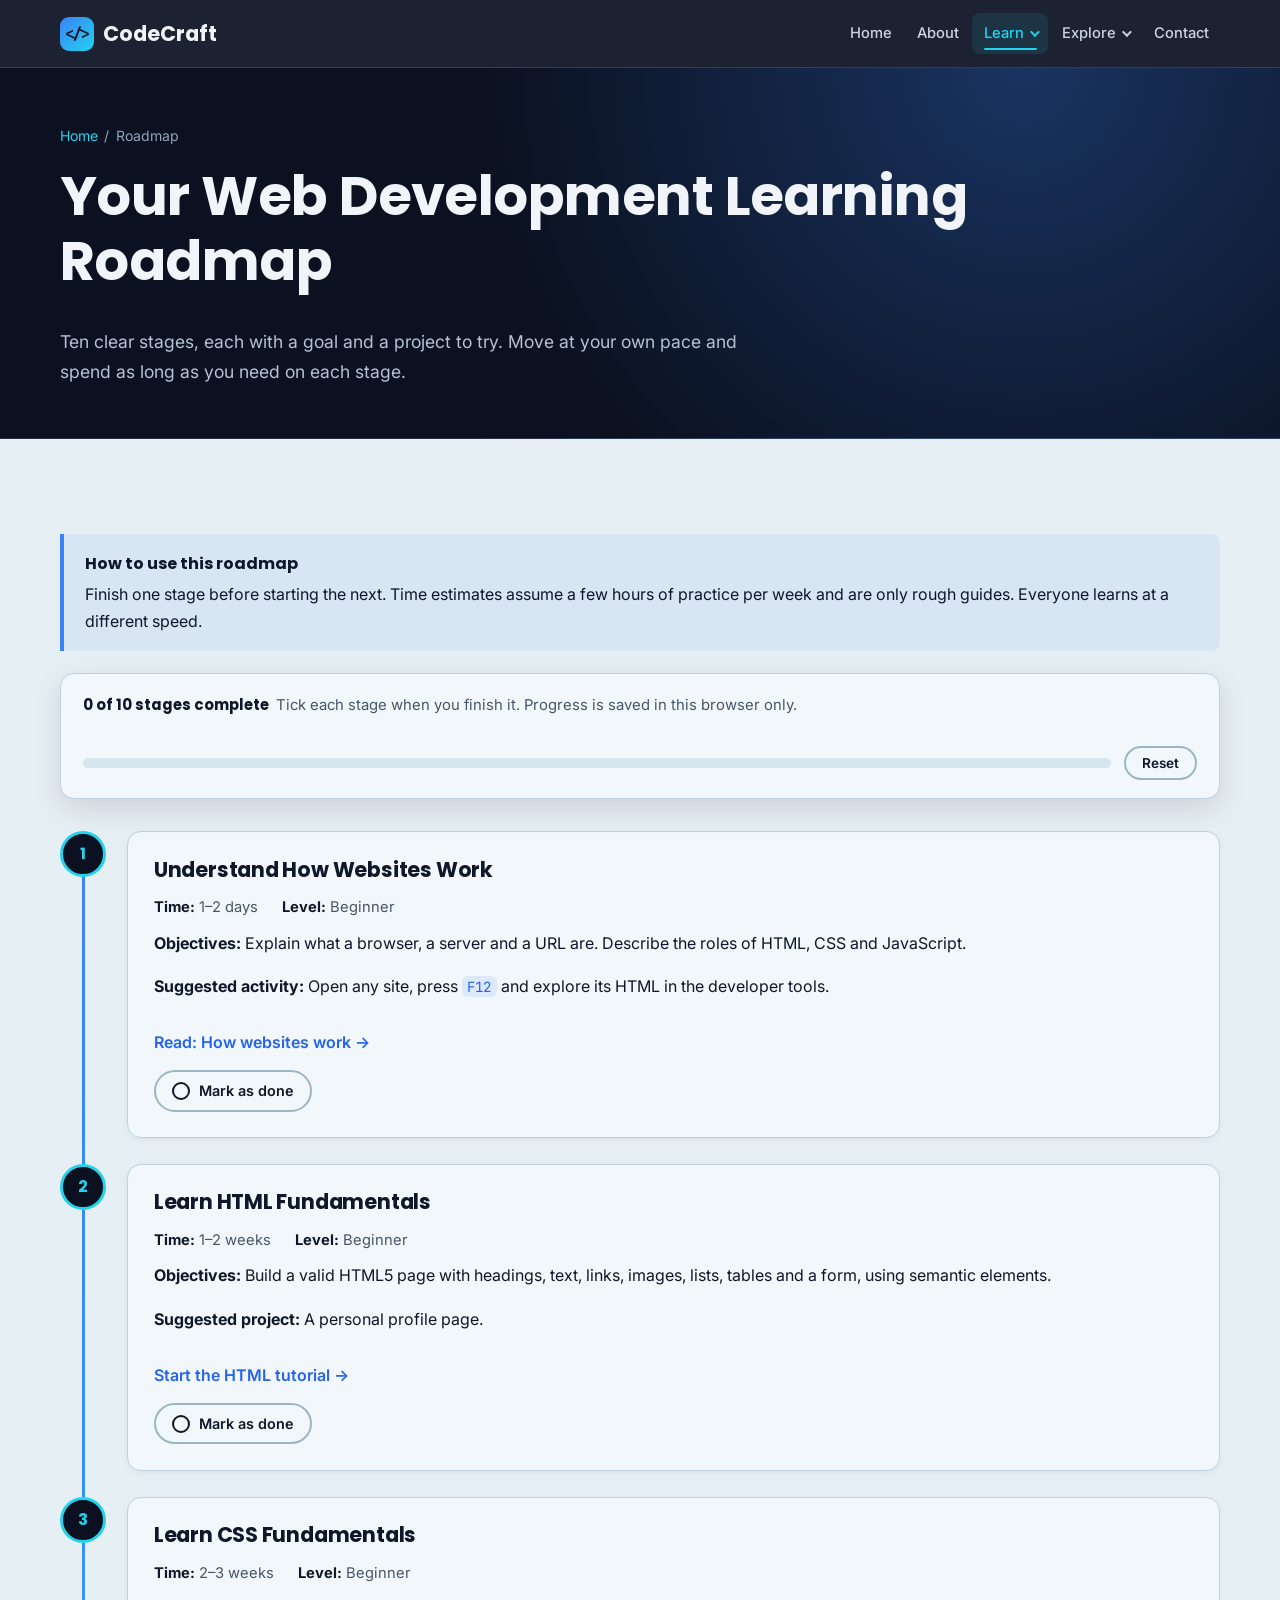
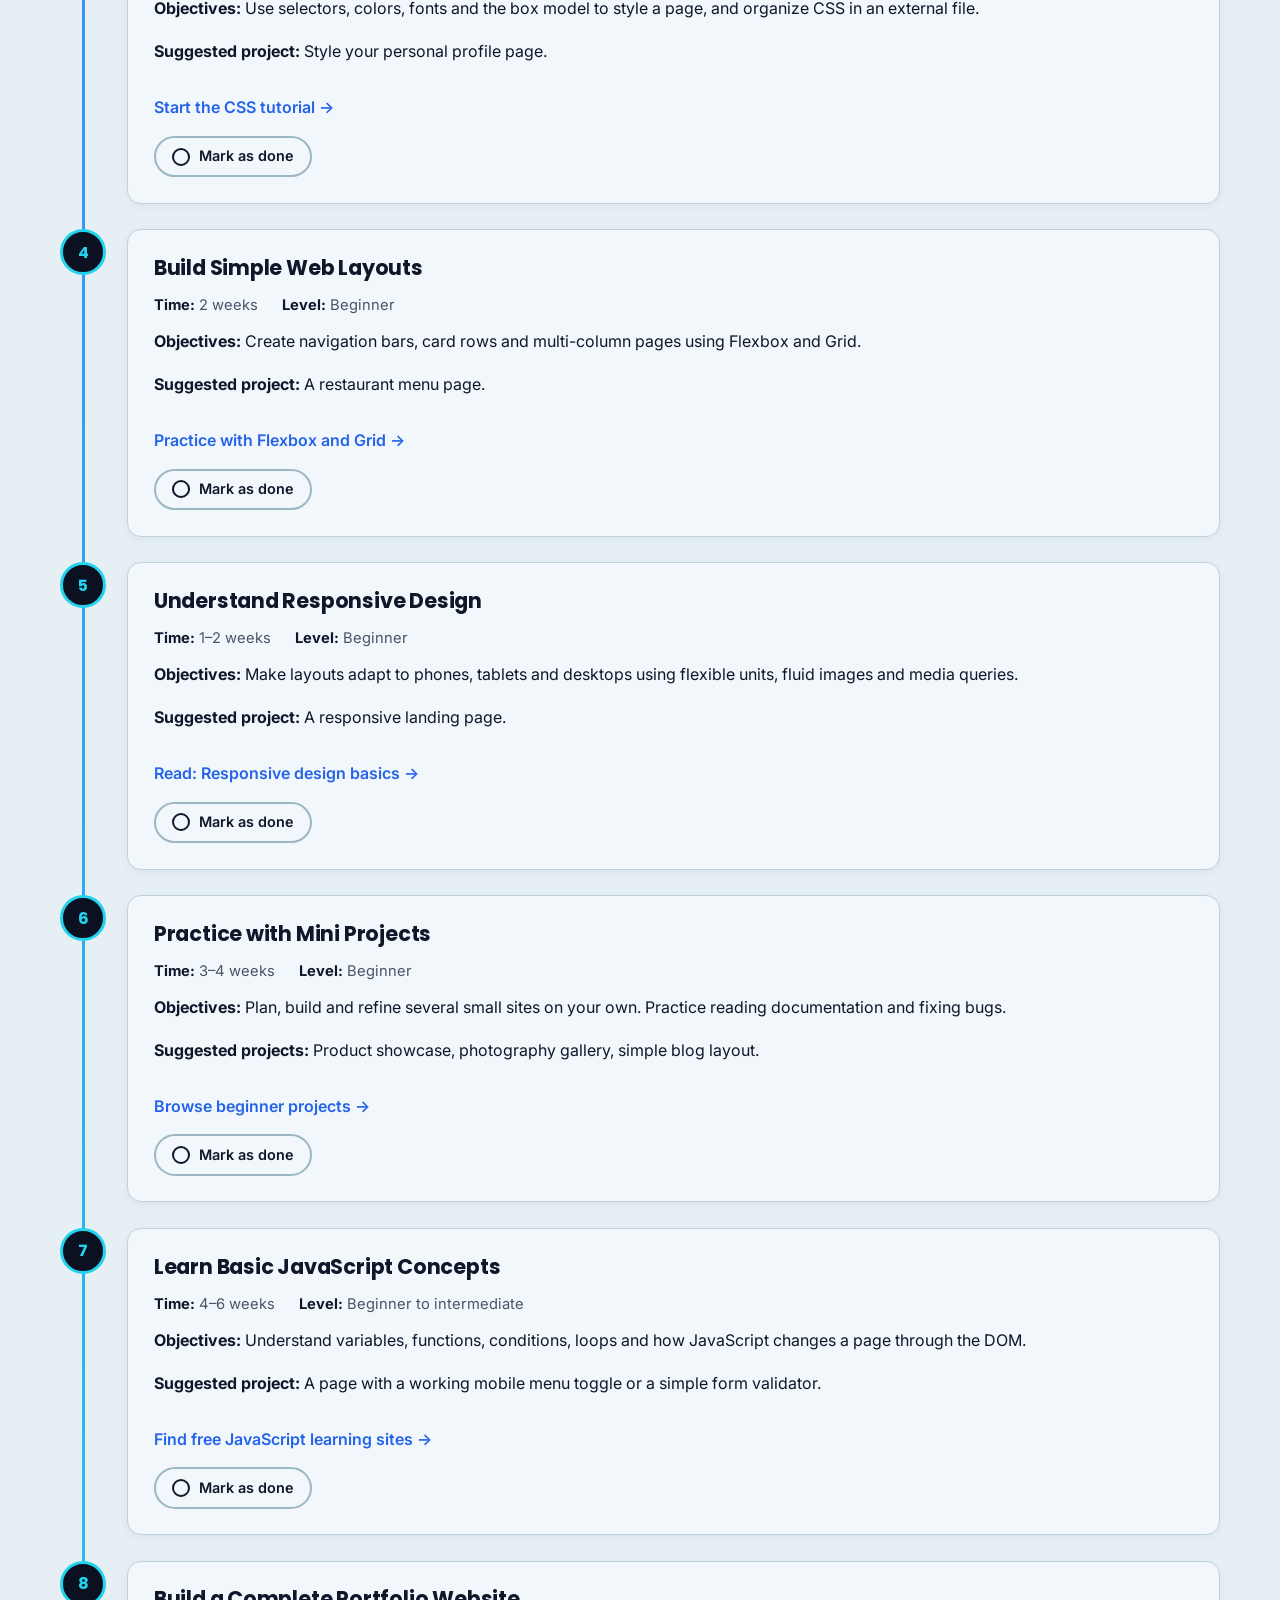
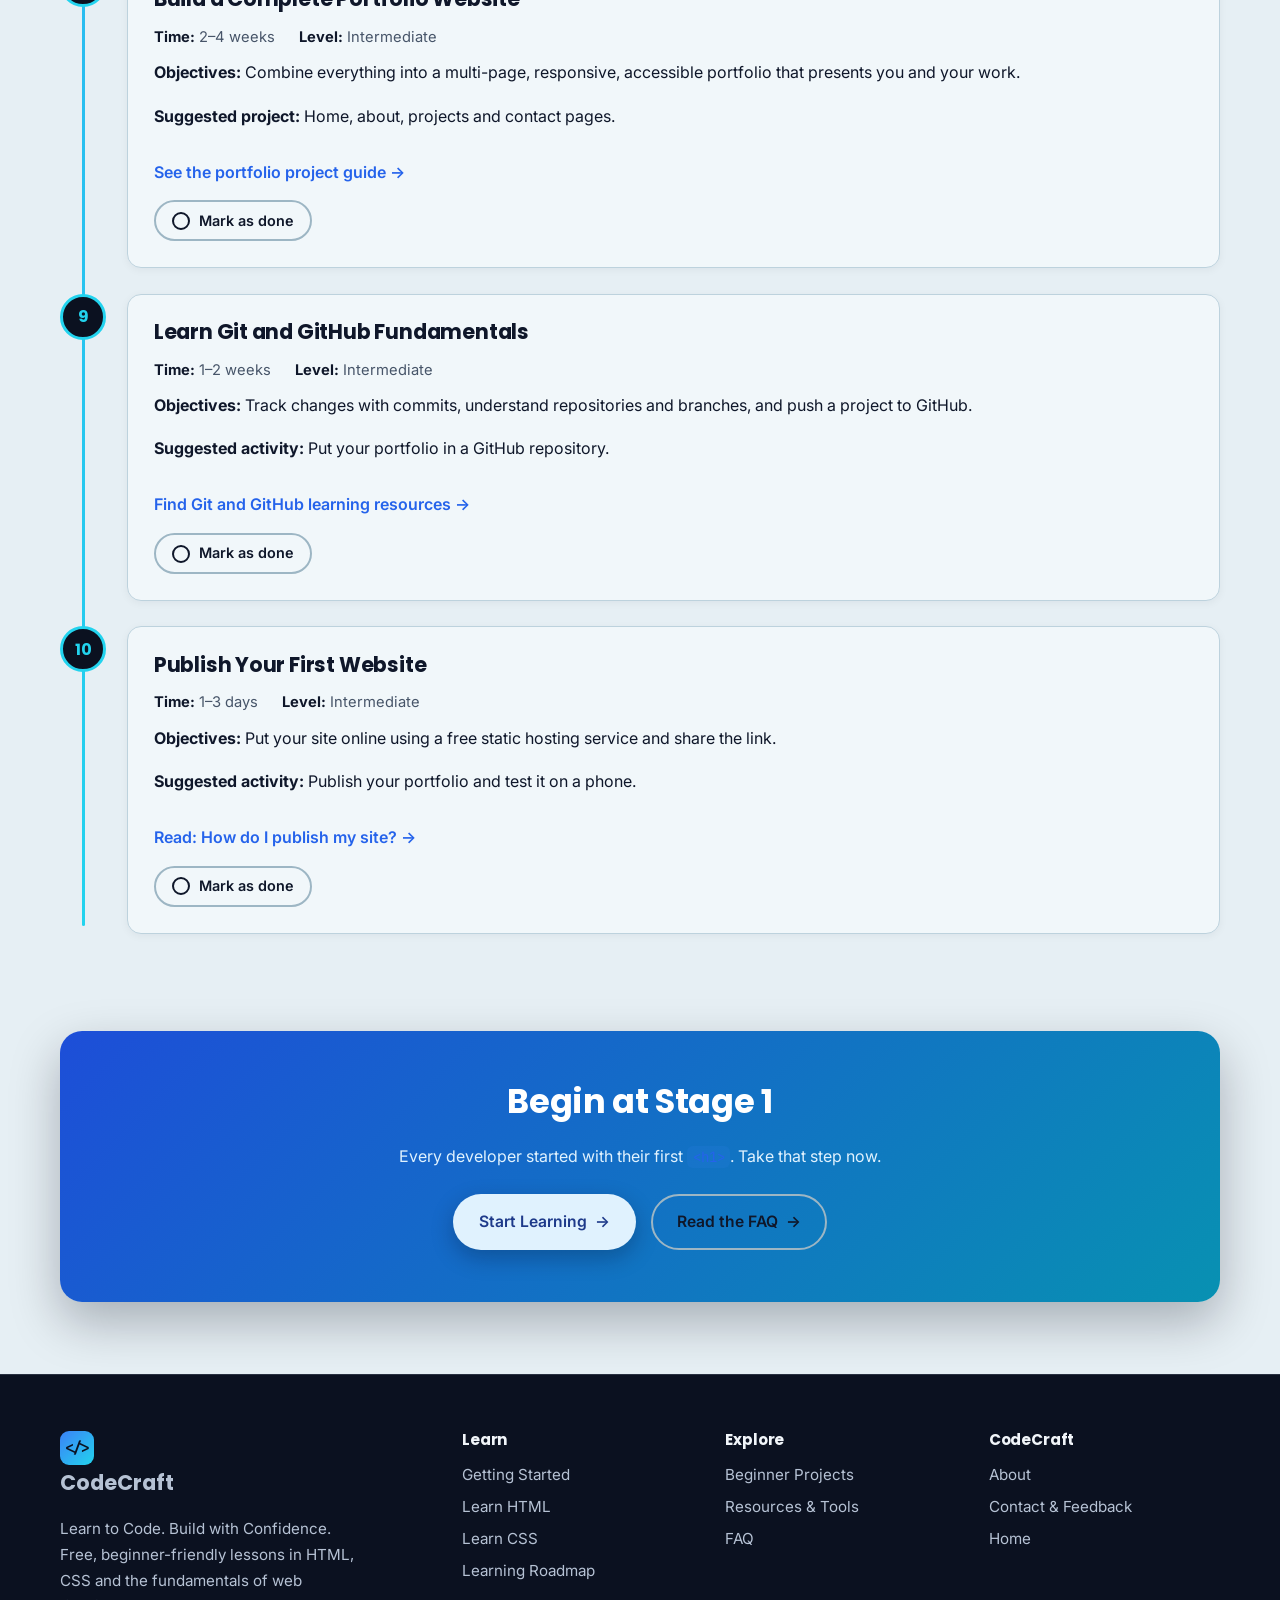
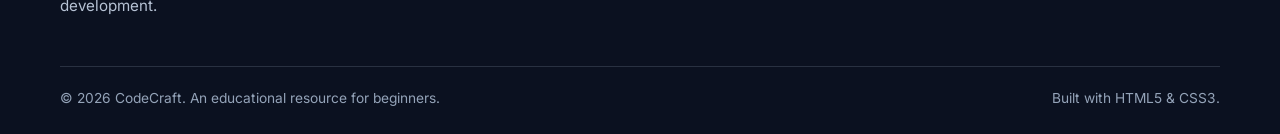
<file: roadmap.html>
<!DOCTYPE html>
<html lang="en">
<head>
  <meta charset="utf-8">
  <meta name="viewport" content="width=device-width, initial-scale=1">
  <title>Web Development Learning Roadmap — 10 Stages for Beginners | CodeCraft</title>
  <meta name="description" content="A ten-stage learning roadmap for beginners: from how websites work to HTML, CSS, responsive design, JavaScript basics, Git and publishing your first website.">
  <meta name="theme-color" content="#0B1120">
  <link rel="icon" href="data:image/svg+xml,%3Csvg xmlns='http://www.w3.org/2000/svg' viewBox='0 0 32 32'%3E%3Crect width='32' height='32' rx='8' fill='%233B82F6'/%3E%3Ctext x='16' y='22' font-size='16' font-family='monospace' font-weight='700' text-anchor='middle' fill='%230B1120'%3E%7B%7D%3C/text%3E%3C/svg%3E">
  <link rel="preconnect" href="https://fonts.googleapis.com">
  <link rel="preconnect" href="https://fonts.gstatic.com" crossorigin>
  <link href="https://fonts.googleapis.com/css2?family=Inter:wght@400;500;600&amp;family=JetBrains+Mono:wght@400;600&amp;family=Poppins:wght@500;600;700&amp;display=swap" rel="stylesheet">
  <link rel="stylesheet" href="css/style.css">
  <link rel="stylesheet" href="css/responsive.css">
  <link rel="stylesheet" href="css/effects.css">
  <script>document.documentElement.classList.add("js");</script>
</head>
<body>
<a class="skip-link" href="#main">Skip to main content</a>
<header class="site-header">
  <div class="container nav-wrap">
    <a class="logo" href="index.html" aria-label="CodeCraft home"><span class="logo-mark" aria-hidden="true">&lt;/&gt;</span>CodeCraft</a>
    <button class="nav-toggle" type="button" aria-expanded="false" aria-controls="primary-nav" aria-label="Open menu"><span></span></button>
    <nav aria-label="Primary">
      <ul class="nav-list" id="primary-nav">
        <li><a href="index.html">Home</a></li>
        <li><a href="about.html">About</a></li>
        <li class="has-dd has-current"><button class="dd-toggle" type="button" aria-expanded="false" aria-controls="dd-learn">Learn<span class="caret" aria-hidden="true"></span></button>
          <ul class="dd-menu" id="dd-learn">
            <li><a href="getting-started.html">Getting Started<small>How websites work and your first page</small></a></li>
            <li><a href="html-tutorial.html">HTML<small>Structure, text, forms and semantics</small></a></li>
            <li><a href="css-tutorial.html">CSS<small>Style, layout, Flexbox, Grid and responsive</small></a></li>
            <li><a href="roadmap.html" aria-current="page">Roadmap<small>A 10-stage path with a progress tracker</small></a></li>
          </ul>
        </li>
        <li class="has-dd"><button class="dd-toggle" type="button" aria-expanded="false" aria-controls="dd-explore">Explore<span class="caret" aria-hidden="true"></span></button>
          <ul class="dd-menu" id="dd-explore">
            <li><a href="projects.html">Projects<small>Six beginner builds with guides</small></a></li>
            <li><a href="resources.html">Resources<small>Trusted tools and documentation</small></a></li>
            <li><a href="faq.html">FAQ<small>Quick answers to common questions</small></a></li>
          </ul>
        </li>
        <li><a href="contact.html">Contact</a></li>
      </ul>
    </nav>
  </div>
</header>
<main id="main">
<section class="page-banner">
  <div class="container">
    <nav class="breadcrumb" aria-label="Breadcrumb"><ol><li><a href="index.html">Home</a></li><li aria-current="page">Roadmap</li></ol></nav>
    <h1>Your Web Development Learning Roadmap</h1>
    <p>Ten clear stages, each with a goal and a project to try. Move at your own pace and spend as long as you need on each stage.</p>
  </div>
</section>

<section class="section">
  <div class="container">
    <div class="callout"><strong class="title">How to use this roadmap</strong><p>Finish one stage before starting the next. Time estimates assume a few hours of practice per week and are only rough guides. Everyone learns at a different speed.</p></div>
    <ol class="timeline" style="margin-top:2rem">
      <li>
        <span class="node" aria-hidden="true">1</span>
        <article class="card">
          <h2 style="font-size:1.3rem">Understand How Websites Work</h2>
          <div class="row"><span><strong>Time:</strong> 1–2 days</span><span><strong>Level:</strong> Beginner</span></div>
          <p><strong>Objectives:</strong> Explain what a browser, a server and a URL are. Describe the roles of HTML, CSS and JavaScript.</p>
          <p><strong>Suggested activity:</strong> Open any site, press <code>F12</code> and explore its HTML in the developer tools.</p>
          <a class="card-link" href="getting-started.html#how-it-works">Read: How websites work</a>
        </article>
      </li>
      <li>
        <span class="node" aria-hidden="true">2</span>
        <article class="card">
          <h2 style="font-size:1.3rem">Learn HTML Fundamentals</h2>
          <div class="row"><span><strong>Time:</strong> 1–2 weeks</span><span><strong>Level:</strong> Beginner</span></div>
          <p><strong>Objectives:</strong> Build a valid HTML5 page with headings, text, links, images, lists, tables and a form, using semantic elements.</p>
          <p><strong>Suggested project:</strong> A personal profile page.</p>
          <a class="card-link" href="html-tutorial.html">Start the HTML tutorial</a>
        </article>
      </li>
      <li>
        <span class="node" aria-hidden="true">3</span>
        <article class="card">
          <h2 style="font-size:1.3rem">Learn CSS Fundamentals</h2>
          <div class="row"><span><strong>Time:</strong> 2–3 weeks</span><span><strong>Level:</strong> Beginner</span></div>
          <p><strong>Objectives:</strong> Use selectors, colors, fonts and the box model to style a page, and organize CSS in an external file.</p>
          <p><strong>Suggested project:</strong> Style your personal profile page.</p>
          <a class="card-link" href="css-tutorial.html">Start the CSS tutorial</a>
        </article>
      </li>
      <li>
        <span class="node" aria-hidden="true">4</span>
        <article class="card">
          <h2 style="font-size:1.3rem">Build Simple Web Layouts</h2>
          <div class="row"><span><strong>Time:</strong> 2 weeks</span><span><strong>Level:</strong> Beginner</span></div>
          <p><strong>Objectives:</strong> Create navigation bars, card rows and multi-column pages using Flexbox and Grid.</p>
          <p><strong>Suggested project:</strong> A restaurant menu page.</p>
          <a class="card-link" href="css-tutorial.html#flexbox">Practice with Flexbox and Grid</a>
        </article>
      </li>
      <li>
        <span class="node" aria-hidden="true">5</span>
        <article class="card">
          <h2 style="font-size:1.3rem">Understand Responsive Design</h2>
          <div class="row"><span><strong>Time:</strong> 1–2 weeks</span><span><strong>Level:</strong> Beginner</span></div>
          <p><strong>Objectives:</strong> Make layouts adapt to phones, tablets and desktops using flexible units, fluid images and media queries.</p>
          <p><strong>Suggested project:</strong> A responsive landing page.</p>
          <a class="card-link" href="css-tutorial.html#responsive">Read: Responsive design basics</a>
        </article>
      </li>
      <li>
        <span class="node" aria-hidden="true">6</span>
        <article class="card">
          <h2 style="font-size:1.3rem">Practice with Mini Projects</h2>
          <div class="row"><span><strong>Time:</strong> 3–4 weeks</span><span><strong>Level:</strong> Beginner</span></div>
          <p><strong>Objectives:</strong> Plan, build and refine several small sites on your own. Practice reading documentation and fixing bugs.</p>
          <p><strong>Suggested projects:</strong> Product showcase, photography gallery, simple blog layout.</p>
          <a class="card-link" href="projects.html">Browse beginner projects</a>
        </article>
      </li>
      <li>
        <span class="node" aria-hidden="true">7</span>
        <article class="card">
          <h2 style="font-size:1.3rem">Learn Basic JavaScript Concepts</h2>
          <div class="row"><span><strong>Time:</strong> 4–6 weeks</span><span><strong>Level:</strong> Beginner to intermediate</span></div>
          <p><strong>Objectives:</strong> Understand variables, functions, conditions, loops and how JavaScript changes a page through the DOM.</p>
          <p><strong>Suggested project:</strong> A page with a working mobile menu toggle or a simple form validator.</p>
          <a class="card-link" href="resources.html#learning">Find free JavaScript learning sites</a>
        </article>
      </li>
      <li>
        <span class="node" aria-hidden="true">8</span>
        <article class="card">
          <h2 style="font-size:1.3rem">Build a Complete Portfolio Website</h2>
          <div class="row"><span><strong>Time:</strong> 2–4 weeks</span><span><strong>Level:</strong> Intermediate</span></div>
          <p><strong>Objectives:</strong> Combine everything into a multi-page, responsive, accessible portfolio that presents you and your work.</p>
          <p><strong>Suggested project:</strong> Home, about, projects and contact pages.</p>
          <a class="card-link" href="projects.html#portfolio">See the portfolio project guide</a>
        </article>
      </li>
      <li>
        <span class="node" aria-hidden="true">9</span>
        <article class="card">
          <h2 style="font-size:1.3rem">Learn Git and GitHub Fundamentals</h2>
          <div class="row"><span><strong>Time:</strong> 1–2 weeks</span><span><strong>Level:</strong> Intermediate</span></div>
          <p><strong>Objectives:</strong> Track changes with commits, understand repositories and branches, and push a project to GitHub.</p>
          <p><strong>Suggested activity:</strong> Put your portfolio in a GitHub repository.</p>
          <a class="card-link" href="resources.html#learning">Find Git and GitHub learning resources</a>
        </article>
      </li>
      <li>
        <span class="node" aria-hidden="true">10</span>
        <article class="card">
          <h2 style="font-size:1.3rem">Publish Your First Website</h2>
          <div class="row"><span><strong>Time:</strong> 1–3 days</span><span><strong>Level:</strong> Intermediate</span></div>
          <p><strong>Objectives:</strong> Put your site online using a free static hosting service and share the link.</p>
          <p><strong>Suggested activity:</strong> Publish your portfolio and test it on a phone.</p>
          <a class="card-link" href="faq.html#publish">Read: How do I publish my site?</a>
        </article>
      </li>
    </ol>
  </div>
</section>

<section class="section" style="padding-top:0">
  <div class="container">
    <div class="cta-banner">
      <h2>Begin at Stage 1</h2>
      <p>Every developer started with their first <code>&lt;h1&gt;</code>. Take that step now.</p>
      <div class="btn-row"><a class="btn btn-primary" href="getting-started.html">Start Learning</a><a class="btn btn-secondary" href="faq.html">Read the FAQ</a></div>
    </div>
  </div>
</section>

</main>
<footer class="site-footer">
  <div class="container">
    <div class="footer-grid">
      <div>
        <a class="logo" href="index.html"><span class="logo-mark" aria-hidden="true">&lt;/&gt;</span>CodeCraft</a>
        <p style="margin-top:1rem;max-width:300px">Learn to Code. Build with Confidence. Free, beginner-friendly lessons in HTML, CSS and the fundamentals of web development.</p>
      </div>
      <div>
        <h2>Learn</h2>
        <ul>
          <li><a href="getting-started.html">Getting Started</a></li>
          <li><a href="html-tutorial.html">Learn HTML</a></li>
          <li><a href="css-tutorial.html">Learn CSS</a></li>
          <li><a href="roadmap.html">Learning Roadmap</a></li>
        </ul>
      </div>
      <div>
        <h2>Explore</h2>
        <ul>
          <li><a href="projects.html">Beginner Projects</a></li>
          <li><a href="resources.html">Resources &amp; Tools</a></li>
          <li><a href="faq.html">FAQ</a></li>
        </ul>
      </div>
      <div>
        <h2>CodeCraft</h2>
        <ul>
          <li><a href="about.html">About</a></li>
          <li><a href="contact.html">Contact &amp; Feedback</a></li>
          <li><a href="index.html">Home</a></li>
        </ul>
      </div>
    </div>
    <div class="footer-bottom">
      <span>&copy; 2026 CodeCraft. An educational resource for beginners.</span>
      <span>Built with HTML5 &amp; CSS3.</span>
    </div>
  </div>
</footer>
<script src="js/script.js"></script>
</body>
</html>
</file>
<file: css/style.css>
/* ==========================================================
   CodeCraft — Main stylesheet
   Structure: 1 Tokens · 2 Base · 3 Layout · 4 Header/Nav
   5 Buttons · 6 Hero · 7 Cards · 8 Code blocks · 9 Callouts
   10 Roadmap · 11 FAQ · 12 Forms · 13 CTA · 14 Footer
   ========================================================== */

/* 1. Design tokens ---------------------------------------- */
:root {
  --navy: #0B1120;
  --slate: #111827;
  --slate-2: #1E293B;
  --blue: #3B82F6;
  --blue-dark: #2563EB;
  --cyan: #22D3EE;
  --light: #E6EFF4;       /* soft mist page background */
  --surface: #F1F7FA;      /* cards and panels (softer than pure white) */
  --input-border: #9DB6C4;
  --light-2: #D7E6EE;
  --text-on-dark: #F1F5F9;
  --text-dark: #0F172A;
  --muted: #94A3B8;
  --muted-dark: #475569;
  --border-dark: rgba(148, 163, 184, .22);
  --border-light: #BDD2DD;
  --success: #34D399;
  --warn: #FBBF24;

  --font-head: "Poppins", "Plus Jakarta Sans", system-ui, sans-serif;
  --font-body: "Inter", system-ui, -apple-system, "Segoe UI", sans-serif;
  --font-code: "JetBrains Mono", ui-monospace, "SFMono-Regular", Consolas, monospace;

  --radius: 14px;
  --radius-sm: 8px;
  --shadow: 0 10px 30px rgba(2, 6, 23, .12);
  --shadow-lg: 0 20px 50px rgba(2, 6, 23, .28);
  --gradient: linear-gradient(135deg, var(--blue), var(--cyan));
  --container: 1160px;
  --header-h: 68px;
}

/* 2. Base --------------------------------------------------- */
*, *::before, *::after { box-sizing: border-box; }
html { scroll-behavior: smooth; scroll-padding-top: calc(var(--header-h) + 16px); }
@media (prefers-reduced-motion: reduce) {
  html { scroll-behavior: auto; }
  *, *::before, *::after { animation: none !important; transition: none !important; }
}
body {
  margin: 0;
  font-family: var(--font-body);
  font-size: 1rem;
  line-height: 1.7;
  color: var(--text-dark);
  background: var(--light);
  -webkit-font-smoothing: antialiased;
  overflow-x: hidden;
}
h1, h2, h3, h4 { font-family: var(--font-head); line-height: 1.2; margin: 0 0 .6em; letter-spacing: -.01em; }
h1 { font-size: clamp(2rem, 5vw, 3.4rem); font-weight: 700; }
h2 { font-size: clamp(1.5rem, 3.2vw, 2.1rem); font-weight: 700; }
h3 { font-size: 1.2rem; font-weight: 600; }
h4 { font-size: 1.05rem; font-weight: 600; }
p { margin: 0 0 1em; }
img, svg { max-width: 100%; display: block; }
a { color: var(--blue-dark); text-underline-offset: 3px; }
a:hover { color: var(--blue); }
:focus-visible { outline: 3px solid var(--cyan); outline-offset: 3px; border-radius: 4px; }
.skip-link {
  position: absolute; left: 12px; top: -60px; background: var(--cyan); color: var(--navy);
  padding: .6rem 1rem; border-radius: 8px; font-weight: 600; z-index: 200; transition: top .2s;
}
.skip-link:focus { top: 10px; }
.visually-hidden {
  position: absolute !important; width: 1px; height: 1px; overflow: hidden;
  clip: rect(0 0 0 0); white-space: nowrap;
}
code:not(pre code) {
  font-family: var(--font-code); font-size: .88em; background: rgba(59, 130, 246, .12);
  color: var(--blue-dark); padding: .12em .4em; border-radius: 6px;
}
.dark code:not(pre code) { background: rgba(34, 211, 238, .14); color: var(--cyan); }

/* 3. Layout -------------------------------------------------- */
.container { width: min(100% - 2.5rem, var(--container)); margin-inline: auto; }
.section { padding: 4.5rem 0; }
.section.dark { background: var(--navy); color: var(--text-on-dark); }
.section.slate { background: var(--slate); color: var(--text-on-dark); }
.section.light-2 { background: var(--light-2); }
.dark .lead, .slate .lead { color: var(--muted); }
.section-head { max-width: 680px; margin-bottom: 2.5rem; }
.section-head.center { margin-inline: auto; text-align: center; }
.eyebrow {
  display: inline-block; font-family: var(--font-code); font-size: .8rem; letter-spacing: .08em;
  text-transform: uppercase; color: var(--cyan); margin-bottom: .6rem;
}
.section:not(.dark):not(.slate) .eyebrow { color: var(--blue-dark); }
.lead { font-size: 1.12rem; color: var(--muted-dark); }
.grid { display: grid; gap: 1.5rem; }
.grid-2 { grid-template-columns: repeat(auto-fit, minmax(min(100%, 340px), 1fr)); }
.grid-3 { grid-template-columns: repeat(auto-fit, minmax(min(100%, 280px), 1fr)); }
.grid-4 { grid-template-columns: repeat(auto-fit, minmax(min(100%, 230px), 1fr)); }
.split { display: grid; gap: 2.5rem; align-items: center; grid-template-columns: repeat(auto-fit, minmax(min(100%, 420px), 1fr)); }
.gradient-text { background: var(--gradient); -webkit-background-clip: text; background-clip: text; color: transparent; }

/* 4. Header / nav -------------------------------------------- */
.site-header {
  position: sticky; top: 0; z-index: 100; height: var(--header-h);
  background: rgba(11, 17, 32, .92); backdrop-filter: blur(10px);
  border-bottom: 1px solid var(--border-dark);
}
.nav-wrap { display: flex; align-items: center; justify-content: space-between; height: 100%; gap: 1rem; }
.logo {
  display: inline-flex; align-items: center; gap: .55rem; text-decoration: none;
  font-family: var(--font-head); font-weight: 700; font-size: 1.3rem; color: var(--text-on-dark);
}
.logo:hover { color: var(--text-on-dark); }
.logo-mark {
  width: 34px; height: 34px; border-radius: 9px; background: var(--gradient);
  display: grid; place-items: center; color: var(--navy); font-family: var(--font-code); font-weight: 700; font-size: .95rem;
}
.nav-toggle {
  display: none; background: none; border: 1px solid var(--border-dark); color: var(--text-on-dark);
  width: 44px; height: 44px; border-radius: 10px; cursor: pointer; align-items: center; justify-content: center;
}
.nav-toggle span, .nav-toggle span::before, .nav-toggle span::after {
  content: ""; display: block; width: 20px; height: 2px; background: currentColor; position: relative; transition: transform .2s, opacity .2s;
}
.nav-toggle span::before { position: absolute; top: -6px; }
.nav-toggle span::after { position: absolute; top: 6px; }
.nav-toggle[aria-expanded="true"] span { background: transparent; }
.nav-toggle[aria-expanded="true"] span::before { top: 0; transform: rotate(45deg); }
.nav-toggle[aria-expanded="true"] span::after { top: 0; transform: rotate(-45deg); }
.nav-list { display: flex; gap: .15rem; list-style: none; margin: 0; padding: 0; }
.nav-list a {
  display: block; padding: .5rem .7rem; border-radius: 8px; text-decoration: none;
  color: #CBD5E1; font-size: .92rem; font-weight: 500; transition: background .2s, color .2s;
}
.nav-list a:hover { background: rgba(59, 130, 246, .16); color: #fff; }
.nav-list a[aria-current="page"] { color: var(--cyan); background: rgba(34, 211, 238, .1); box-shadow: inset 0 -2px 0 var(--cyan); }

.breadcrumb { font-size: .88rem; margin-bottom: 1rem; color: var(--muted); }
.breadcrumb ol { list-style: none; display: flex; flex-wrap: wrap; gap: .4rem; margin: 0; padding: 0; }
.breadcrumb li + li::before { content: "/"; margin-right: .4rem; color: var(--muted); }
.breadcrumb a { color: var(--cyan); }

/* 5. Buttons -------------------------------------------------- */
.btn {
  display: inline-flex; align-items: center; justify-content: center; gap: .5rem;
  padding: .8rem 1.5rem; border-radius: 999px; font-weight: 600; font-size: .98rem;
  text-decoration: none; border: 2px solid transparent; cursor: pointer; font-family: var(--font-body);
  transition: transform .2s, box-shadow .2s, background .2s, color .2s;
}
.btn:hover { transform: translateY(-2px); }
.btn-primary { background: var(--blue); color: #fff; box-shadow: 0 8px 22px rgba(59, 130, 246, .35); }
.btn-primary:hover { background: var(--blue-dark); color: #fff; }
.btn-secondary { background: transparent; color: var(--text-on-dark); border-color: var(--border-dark); }
.btn-secondary:hover { border-color: var(--cyan); color: var(--cyan); }
.section:not(.dark):not(.slate) .btn-secondary { color: var(--text-dark); border-color: var(--input-border); }
.section:not(.dark):not(.slate) .btn-secondary:hover { border-color: var(--blue); color: var(--blue-dark); }
.btn-row { display: flex; flex-wrap: wrap; gap: .9rem; margin-top: 1.5rem; }

/* 6. Hero / page banner -------------------------------------- */
.hero {
  background:
    radial-gradient(circle at 15% 20%, rgba(59, 130, 246, .28), transparent 45%),
    radial-gradient(circle at 85% 60%, rgba(34, 211, 238, .16), transparent 45%),
    var(--navy);
  color: var(--text-on-dark); padding: 5rem 0 5.5rem;
}
.hero .lead { color: #B6C2D4; max-width: 560px; }
.page-banner {
  background:
    radial-gradient(circle at 80% 0%, rgba(59, 130, 246, .3), transparent 50%),
    var(--navy);
  color: var(--text-on-dark); padding: 3.5rem 0 3.2rem; border-bottom: 1px solid var(--border-dark);
}
.page-banner p { color: #B6C2D4; max-width: 680px; font-size: 1.1rem; margin-bottom: 0; }
.badge-row { display: flex; flex-wrap: wrap; gap: .5rem; margin-top: 1.5rem; }
.badge {
  display: inline-block; font-family: var(--font-code); font-size: .75rem; padding: .25rem .65rem;
  border-radius: 999px; background: rgba(59, 130, 246, .14); color: var(--blue-dark); border: 1px solid rgba(59, 130, 246, .3);
}
.dark .badge, .page-banner .badge, .hero .badge { color: var(--cyan); background: rgba(34, 211, 238, .1); border-color: rgba(34, 211, 238, .3); }
.badge.beginner { background: rgba(52, 211, 153, .14); color: #047857; border-color: rgba(52, 211, 153, .45); }
.badge.intermediate { background: rgba(251, 191, 36, .16); color: #92400E; border-color: rgba(251, 191, 36, .5); }

/* 7. Cards ---------------------------------------------------- */
.card {
  background: var(--surface); border: 1px solid var(--border-light); border-radius: var(--radius); padding: 1.6rem;
  box-shadow: 0 2px 8px rgba(15, 23, 42, .05); transition: transform .25s, box-shadow .25s, border-color .25s; display: flex; flex-direction: column;
}
.card:hover { transform: translateY(-4px); box-shadow: var(--shadow); border-color: rgba(59, 130, 246, .5); }
.card p:last-child { margin-bottom: 0; }
.card .card-link { margin-top: auto; padding-top: .8rem; font-weight: 600; text-decoration: none; }
.card .card-link::after { content: " →"; }
.dark .card, .slate .card { background: var(--slate-2); border-color: var(--border-dark); color: var(--text-on-dark); }
.dark .card p, .slate .card p { color: #B6C2D4; }
.dark .card .card-link, .slate .card .card-link { color: var(--cyan); }
.icon {
  width: 48px; height: 48px; border-radius: 12px; display: grid; place-items: center; margin-bottom: 1rem;
  background: rgba(59, 130, 246, .13); color: var(--blue-dark); font-family: var(--font-code); font-weight: 700; font-size: 1.05rem;
}
.dark .icon, .slate .icon { background: rgba(34, 211, 238, .12); color: var(--cyan); }
.icon.html { background: rgba(249, 115, 22, .14); color: #C2410C; }
.icon.css { background: rgba(59, 130, 246, .14); color: var(--blue-dark); }
.icon.js { background: rgba(250, 204, 21, .2); color: #854D0E; }
.dark .icon.html, .slate .icon.html { color: #FDBA74; }
.dark .icon.css, .slate .icon.css { color: #93C5FD; }
.dark .icon.js, .slate .icon.js { color: #FDE047; }

.project-card { padding: 0; overflow: hidden; }
.project-card .preview { height: 170px; display: block; width: 100%; }
.project-card .body { padding: 1.4rem 1.6rem 1.6rem; display: flex; flex-direction: column; flex: 1; }
.meta-list { list-style: none; padding: 0; margin: .5rem 0 1rem; font-size: .9rem; color: var(--muted-dark); }
.meta-list li { margin-bottom: .25rem; }
.meta-list strong { color: var(--text-dark); }

.stat-list { list-style: none; padding: 0; margin: 1rem 0 0; }
.stat-list li { padding-left: 1.6rem; position: relative; margin-bottom: .55rem; }
.stat-list li::before { content: "✓"; position: absolute; left: 0; color: var(--blue); font-weight: 700; }
.dark .stat-list li::before, .slate .stat-list li::before { color: var(--cyan); }

/* 8. Code blocks ---------------------------------------------- */
.code-window {
  background: #0D1526; border: 1px solid var(--border-dark); border-radius: var(--radius); overflow: hidden;
  box-shadow: var(--shadow-lg); margin: 1.2rem 0 1.6rem; text-align: left;
}
.code-bar { display: flex; align-items: center; gap: .45rem; padding: .65rem 1rem; background: #131C31; border-bottom: 1px solid var(--border-dark); }
.code-bar i { width: 11px; height: 11px; border-radius: 50%; display: block; }
.code-bar i:nth-child(1) { background: #F87171; }
.code-bar i:nth-child(2) { background: #FBBF24; }
.code-bar i:nth-child(3) { background: #34D399; }
.code-bar span { margin-left: .6rem; font-family: var(--font-code); font-size: .78rem; color: var(--muted); }
pre {
  margin: 0; padding: 1.15rem 1.3rem; overflow-x: auto; font-family: var(--font-code); font-size: .86rem;
  line-height: 1.7; color: #E2E8F0; tab-size: 2;
}
pre code { font-family: inherit; }
pre:focus-visible { outline-offset: -3px; }
/* Syntax colours (manual spans) */
.tok-tag { color: #7DD3FC; }
.tok-attr { color: #FDBA74; }
.tok-str { color: #86EFAC; }
.tok-com { color: #64748B; font-style: italic; }
.tok-sel { color: #F9A8D4; }
.tok-prop { color: #7DD3FC; }
.tok-val { color: #FDE68A; }
.tok-kw { color: #C4B5FD; }

.demo-pair { display: grid; gap: 1.2rem; grid-template-columns: repeat(auto-fit, minmax(min(100%, 380px), 1fr)); align-items: start; margin: 1.2rem 0 1.8rem; }
.demo-pair .code-window { margin: 0; }
.demo-output { border: 1px solid var(--border-light); border-radius: var(--radius); background: var(--surface); overflow: hidden; box-shadow: var(--shadow); }
.demo-output .label { background: var(--light-2); font-size: .78rem; font-family: var(--font-code); padding: .65rem 1rem; color: var(--muted-dark); border-bottom: 1px solid var(--border-light); }
.demo-output .stage { padding: 1.2rem; color: var(--text-dark); }

/* 9. Callouts, steps, TOC ------------------------------------- */
.callout { border-left: 4px solid var(--blue); background: rgba(59, 130, 246, .08); padding: 1rem 1.3rem; border-radius: 0 var(--radius-sm) var(--radius-sm) 0; margin: 1.4rem 0; }
.callout strong.title { display: block; font-family: var(--font-head); margin-bottom: .25rem; }
.callout.tip { border-color: var(--success); background: rgba(52, 211, 153, .1); }
.callout.warn { border-color: var(--warn); background: rgba(251, 191, 36, .12); }
.callout p:last-child { margin-bottom: 0; }
.learn-box { background: var(--surface); border: 1px solid var(--border-light); border-radius: var(--radius); padding: 1.3rem 1.6rem; margin-bottom: 2rem; box-shadow: 0 2px 8px rgba(15, 23, 42, .05); }
.learn-box h2 { font-size: 1.15rem; margin-bottom: .6rem; }

.doc-layout { display: grid; gap: 2.5rem; grid-template-columns: 1fr; align-items: start; }
.toc { background: var(--surface); border: 1px solid var(--border-light); border-radius: var(--radius); padding: 1.2rem 1.4rem; font-size: .93rem; }
.toc h2 { font-size: 1rem; margin-bottom: .6rem; }
.toc ol { margin: 0; padding-left: 1.2rem; }
.toc li { margin-bottom: .3rem; }
.toc a { text-decoration: none; }
.toc a:hover { text-decoration: underline; }
.doc-content > section { margin-bottom: 3rem; }
.doc-content h2 { padding-top: .5rem; border-top: 1px solid var(--border-light); padding-top: 1.6rem; }
.doc-content > section:first-child h2 { border-top: 0; padding-top: 0; }
.doc-content ul, .doc-content ol { padding-left: 1.3rem; }
.doc-content li { margin-bottom: .35rem; }

.steps { list-style: none; counter-reset: step; padding: 0 !important; margin: 1.4rem 0; }
.steps > li { counter-increment: step; position: relative; padding: 0 0 1.6rem 3.4rem; margin: 0; }
.steps > li::before {
  content: counter(step); position: absolute; left: 0; top: 0; width: 2.3rem; height: 2.3rem; border-radius: 50%;
  background: var(--gradient); color: var(--navy); font-weight: 700; font-family: var(--font-head); display: grid; place-items: center;
}
.steps > li::after { content: ""; position: absolute; left: 1.13rem; top: 2.5rem; bottom: .2rem; width: 2px; background: var(--border-light); }
.steps > li:last-child::after { display: none; }
.steps h3 { margin-bottom: .3rem; font-size: 1.08rem; }

.table-wrap { overflow-x: auto; margin: 1rem 0 1.5rem; border: 1px solid var(--border-light); border-radius: var(--radius-sm); }
.table-wrap table { width: 100%; border-collapse: collapse; background: var(--surface); font-size: .93rem; min-width: 480px; }
.table-wrap th, .table-wrap td { padding: .7rem 1rem; text-align: left; border-bottom: 1px solid var(--border-light); vertical-align: top; }
.table-wrap th { background: var(--light-2); font-family: var(--font-head); font-size: .85rem; }
.table-wrap tr:last-child td { border-bottom: 0; }

.pager { display: flex; justify-content: space-between; flex-wrap: wrap; gap: 1rem; margin-top: 3rem; padding-top: 2rem; border-top: 1px solid var(--border-light); }

/* 10. Roadmap ----------------------------------------------------- */
.timeline { list-style: none; margin: 0; padding: 0; position: relative; }
.timeline::before { content: ""; position: absolute; left: 22px; top: 8px; bottom: 8px; width: 3px; background: linear-gradient(var(--blue), var(--cyan)); border-radius: 3px; }
.timeline > li { position: relative; padding-left: 4.2rem; margin-bottom: 1.6rem; }
.timeline .node {
  position: absolute; left: 0; top: 0; width: 46px; height: 46px; border-radius: 50%; background: var(--navy);
  border: 3px solid var(--cyan); color: var(--cyan); display: grid; place-items: center; font-family: var(--font-head); font-weight: 700;
}
.timeline .card .row { display: flex; flex-wrap: wrap; gap: .5rem 1.5rem; font-size: .92rem; color: var(--muted-dark); margin-bottom: .6rem; }
.timeline .card .row strong { color: var(--text-dark); }
.mini-roadmap { display: grid; gap: 1rem; grid-template-columns: repeat(auto-fit, minmax(min(100%, 170px), 1fr)); counter-reset: rm; list-style: none; padding: 0; margin: 0; }
.mini-roadmap li { counter-increment: rm; background: var(--slate-2); border: 1px solid var(--border-dark); border-radius: var(--radius); padding: 1.1rem; position: relative; }
.mini-roadmap li::before { content: "0" counter(rm); font-family: var(--font-code); color: var(--cyan); font-size: .85rem; display: block; margin-bottom: .3rem; }
.mini-roadmap strong { font-family: var(--font-head); display: block; margin-bottom: .2rem; }
.mini-roadmap span { color: var(--muted); font-size: .88rem; }

/* 11. FAQ ----------------------------------------------------------- */
.faq-list { max-width: 820px; margin-inline: auto; }
details.faq { background: var(--surface); border: 1px solid var(--border-light); border-radius: var(--radius); margin-bottom: .9rem; overflow: hidden; transition: border-color .2s, box-shadow .2s; }
details.faq[open] { border-color: var(--blue); box-shadow: var(--shadow); }
details.faq summary {
  list-style: none; cursor: pointer; padding: 1.1rem 3.2rem 1.1rem 1.4rem; font-family: var(--font-head); font-weight: 600; position: relative;
}
details.faq summary::-webkit-details-marker { display: none; }
details.faq summary::after { content: "+"; position: absolute; right: 1.3rem; top: 50%; transform: translateY(-50%); font-size: 1.5rem; color: var(--blue); transition: transform .2s; }
details.faq[open] summary::after { content: "−"; }
details.faq summary:hover { background: var(--light-2); }
details.faq .answer { padding: 0 1.4rem 1.2rem; color: var(--muted-dark); }
details.faq .answer p:last-child { margin-bottom: 0; }

/* 12. Forms ---------------------------------------------------------- */
.form-card { background: var(--surface); border: 1px solid var(--border-light); border-radius: var(--radius); padding: 2rem; box-shadow: var(--shadow); }
.field { margin-bottom: 1.2rem; }
.field label { display: block; font-weight: 600; margin-bottom: .35rem; font-size: .95rem; }
.field .req { color: #B91C1C; }
.field input, .field select, .field textarea {
  width: 100%; padding: .8rem 1rem; border: 1.5px solid var(--input-border); border-radius: var(--radius-sm); font: inherit; background: var(--surface); color: var(--text-dark);
  transition: border-color .2s, box-shadow .2s;
}
.field textarea { min-height: 150px; resize: vertical; }
.field input:focus, .field select:focus, .field textarea:focus { outline: none; border-color: var(--blue); box-shadow: 0 0 0 4px rgba(59, 130, 246, .2); }
.field .hint { font-size: .85rem; color: var(--muted-dark); margin-top: .3rem; }
.field .error { display: none; color: #B91C1C; font-size: .88rem; margin-top: .3rem; }
.field.invalid input, .field.invalid select, .field.invalid textarea { border-color: #B91C1C; }
.field.invalid .error { display: block; }
.form-status { margin-top: 1rem; padding: 1rem 1.2rem; border-radius: var(--radius-sm); background: rgba(59, 130, 246, .1); border-left: 4px solid var(--blue); display: none; }
.form-status.show { display: block; }

/* 13. CTA banner ------------------------------------------------------- */
.cta-banner {
  background: linear-gradient(135deg, #1D4ED8, #0891B2); color: #fff; border-radius: 22px; padding: 3.2rem 2rem; text-align: center; box-shadow: var(--shadow-lg);
}
.cta-banner p { max-width: 560px; margin: 0 auto 1.4rem; color: #E0F2FE; }
.cta-banner .btn-primary { background: #E0F2FE; color: #1E3A8A; box-shadow: none; }
.cta-banner .btn-primary:hover { background: #E0F2FE; color: #1E3A8A; }
.cta-banner .btn-secondary { color: #fff; border-color: rgba(255, 255, 255, .6); }
.cta-banner .btn-row { justify-content: center; }

/* 14. Footer ----------------------------------------------------------- */
.site-footer { background: var(--navy); color: #B6C2D4; padding: 3.5rem 0 1.5rem; border-top: 1px solid var(--border-dark); font-size: .95rem; }
.footer-grid { display: grid; gap: 2rem; grid-template-columns: 1.6fr repeat(3, 1fr); margin-bottom: 2rem; }
.site-footer h2 { font-size: .95rem; color: var(--text-on-dark); margin-bottom: .8rem; }
.site-footer ul { list-style: none; padding: 0; margin: 0; }
.site-footer li { margin-bottom: .4rem; }
.site-footer a { color: #B6C2D4; text-decoration: none; }
.site-footer a:hover { color: var(--cyan); text-decoration: underline; }
.footer-bottom { border-top: 1px solid var(--border-dark); padding-top: 1.2rem; display: flex; justify-content: space-between; flex-wrap: wrap; gap: .5rem; font-size: .86rem; color: var(--muted); }
</file>
<file: css/responsive.css>
/* ==========================================================
   CodeCraft — Responsive rules
   Base styles in style.css are fluid (auto-fit grids, clamp()
   typography); this file adds layout changes at breakpoints.
   ========================================================== */

/* Larger screens: sticky sidebar table of contents */
@media (min-width: 992px) {
  .doc-layout { grid-template-columns: 260px minmax(0, 1fr); }
  .toc { position: sticky; top: calc(var(--header-h) + 20px); }
}

/* Laptop / tablet landscape and below: collapse navigation */
@media (max-width: 1060px) {
  .nav-toggle { display: inline-flex; }
  .nav-list {
    display: none; position: absolute; left: 0; right: 0; top: var(--header-h);
    flex-direction: column; gap: .15rem; padding: .8rem 1.25rem 1.2rem;
    background: var(--navy); border-bottom: 1px solid var(--border-dark); box-shadow: var(--shadow-lg);
    max-height: calc(100vh - var(--header-h)); overflow-y: auto;
  }
  .nav-list.open { display: flex; }
  .nav-list a { padding: .8rem 1rem; font-size: 1rem; }
  .footer-grid { grid-template-columns: 1fr 1fr; }
}

/* Tablet */
@media (max-width: 768px) {
  .section { padding: 3.2rem 0; }
  .hero { padding: 3.2rem 0 3.5rem; }
  .page-banner { padding: 2.6rem 0 2.4rem; }
  .cta-banner { padding: 2.4rem 1.4rem; }
  .form-card { padding: 1.4rem; }
}

/* Mobile */
@media (max-width: 480px) {
  .container { width: min(100% - 2rem, var(--container)); }
  .btn { width: 100%; }
  .btn-row { flex-direction: column; }
  .footer-grid { grid-template-columns: 1fr; }
  .timeline::before { left: 18px; }
  .timeline > li { padding-left: 3.4rem; }
  .timeline .node { width: 38px; height: 38px; font-size: .9rem; }
  pre { font-size: .8rem; padding: 1rem; }
  .card { padding: 1.3rem; }
  .project-card { padding: 0; }
  .steps > li { padding-left: 3rem; }
}

/* Very small screens (320px) */
@media (max-width: 340px) {
  h1 { font-size: 1.75rem; }
  .logo { font-size: 1.1rem; }
  .logo-mark { width: 30px; height: 30px; }
}

/* Print: readable lessons */
@media print {
  .site-header, .site-footer, .cta-banner, .nav-toggle { display: none; }
  body { background: #fff; }
  .section.dark, .section.slate, .hero, .page-banner { background: #fff; color: #000; }
}
</file>
<file: css/effects.css>
/* ==========================================================
   CodeCraft — Effects & interactions (loaded after style.css)
   1 Page load · 2 Buttons · 3 Links · 4 Nav + dropdown
   5 Cards & icons · 6 Hero · 7 Scroll animations & progress
   8 Code copy · 9 Roadmap tracker · 10 Filters · 11 FAQ · 12 Misc
   All motion is switched off for users who prefer reduced motion.
   ========================================================== */

/* 1. Page load ------------------------------------------------ */
body { animation: pageIn .5s ease both; }
@keyframes pageIn { from { opacity: 0; } to { opacity: 1; } }

/* 2. Buttons: colour change, sliding arrow, lift, shadow, shine -- */
.btn { position: relative; }
.btn:active { transform: translateY(0) scale(.97); }
a.btn:not(.no-arrow):not(.back)::after {
  content: "\2192"; display: inline-block; transition: transform .25s ease;
}
a.btn.back::before { content: "\2190"; display: inline-block; transition: transform .25s ease; }
a.btn:hover::after, a.btn:focus-visible::after { transform: translateX(5px); }
a.btn.back:hover::before, a.btn.back:focus-visible::before { transform: translateX(-5px); }

.btn-primary {
  background: linear-gradient(110deg, transparent 30%, rgba(255, 255, 255, .38) 50%, transparent 70%) -160% 0 / 60% 100% no-repeat, var(--blue);
  transition: transform .2s, box-shadow .25s, background-position .7s ease, background-color .2s;
}
.btn-primary:hover, .btn-primary:focus-visible {
  background: linear-gradient(110deg, transparent 30%, rgba(255, 255, 255, .38) 50%, transparent 70%) 260% 0 / 60% 100% no-repeat, var(--blue-dark);
  box-shadow: 0 14px 32px rgba(59, 130, 246, .5);
}
.cta-banner .btn-primary, .cta-banner .btn-primary:hover { background: #E0F2FE; box-shadow: 0 8px 22px rgba(2, 6, 23, .25); }
.cta-banner .btn-primary:hover { background: #fff; }
.btn-secondary:hover, .btn-secondary:focus-visible { background: rgba(34, 211, 238, .1); box-shadow: 0 8px 22px rgba(34, 211, 238, .15); }
.section:not(.dark):not(.slate) .btn-secondary:hover { background: rgba(59, 130, 246, .1); }

/* 3. Links: highlight sweep, arrow slide ------------------------- */
main :is(p, li, td, dd) a:not(.btn):not(.card-link) {
  text-decoration: underline; text-decoration-thickness: 1px; text-underline-offset: 3px;
  background: linear-gradient(rgba(34, 211, 238, .28), rgba(34, 211, 238, .28)) no-repeat 0 100% / 0 100%;
  transition: background-size .3s ease, color .2s, text-decoration-thickness .2s;
}
main :is(p, li, td, dd) a:not(.btn):not(.card-link):hover,
main :is(p, li, td, dd) a:not(.btn):not(.card-link):focus-visible {
  background-size: 100% 100%; text-decoration-thickness: 2px;
}
.toc a, .breadcrumb a { text-decoration: none !important; }
.card .card-link { display: inline-flex; align-items: center; gap: .25rem; align-self: flex-start; text-decoration: none; transition: gap .25s, color .2s; }
.card .card-link::after { display: inline-block; transition: transform .25s ease; }
.card .card-link:hover::after, .card .card-link:focus-visible::after { transform: translateX(6px); }
.card .card-link:hover { text-decoration: underline; text-underline-offset: 4px; }
.site-footer a { display: inline-block; transition: color .2s, transform .2s; }
.site-footer a:hover { transform: translateX(4px); }
.logo-mark { transition: transform .3s cubic-bezier(.3, 1.6, .5, 1); }
.logo:hover .logo-mark { transform: rotate(-10deg) scale(1.1); }

/* 4. Navigation: underline grow, sticky shadow, dropdown --------- */
.site-header { transition: box-shadow .3s, background .3s; }
.site-header.scrolled { box-shadow: 0 10px 30px rgba(2, 6, 23, .45); background: rgba(11, 17, 32, .97); }
.nav-list > li > a { position: relative; }
.nav-list > li > a::after, .dd-toggle::after {
  content: ""; position: absolute; left: .7rem; right: .7rem; bottom: .25rem; height: 2px; border-radius: 2px;
  background: var(--cyan); transform: scaleX(0); transform-origin: left; transition: transform .3s ease;
}
.nav-list > li > a:hover::after, .nav-list > li > a:focus-visible::after,
.dd-toggle:hover::after, .has-dd.open .dd-toggle::after { transform: scaleX(1); }
.nav-list > li > a[aria-current="page"] { box-shadow: none; }
.nav-list > li > a[aria-current="page"]::after { transform: scaleX(1); }

.has-dd { position: relative; }
.dd-toggle {
  position: relative; font: inherit; font-size: .92rem; font-weight: 500; background: none; border: 0; cursor: pointer;
  display: flex; align-items: center; gap: .4rem; padding: .5rem .7rem; border-radius: 8px; color: #CBD5E1;
  transition: background .2s, color .2s;
}
.dd-toggle:hover, .has-dd.open .dd-toggle { background: rgba(59, 130, 246, .16); color: #fff; }
.has-dd.has-current .dd-toggle { color: var(--cyan); background: rgba(34, 211, 238, .1); }
.has-dd.has-current .dd-toggle::after { transform: scaleX(1); }
.caret {
  width: 7px; height: 7px; border-right: 2px solid currentColor; border-bottom: 2px solid currentColor;
  transform: rotate(45deg) translateY(-2px); transition: transform .25s;
}
.has-dd.open .caret { transform: rotate(225deg) translate(-1px, -1px); }
.dd-menu {
  list-style: none; margin: 0; padding: .5rem; position: absolute; left: 0; top: calc(100% + 8px); min-width: 280px;
  background: #0F1A2E; border: 1px solid var(--border-dark); border-radius: 14px; box-shadow: var(--shadow-lg);
  opacity: 0; visibility: hidden; transform: translateY(10px) scale(.98); transform-origin: top left;
  /* delayed close gives the pointer time to travel from button to menu */
  transition: opacity .2s ease .14s, transform .2s ease .14s, visibility 0s linear .34s;
}
.dd-menu::before { content: ""; position: absolute; left: 0; right: 0; top: -12px; height: 12px; }
.has-dd.open .dd-menu { opacity: 1; visibility: visible; transform: none; transition-delay: 0s; }
html:not(.js) .has-dd:hover .dd-menu, html:not(.js) .has-dd:focus-within .dd-menu { opacity: 1; visibility: visible; transform: none; transition-delay: 0s; }
.dd-menu a { display: block; padding: .65rem .9rem; border-radius: 10px; transition: background .2s, transform .2s, padding .2s; }
.dd-menu a::after { display: none; }
.dd-menu a small { display: block; color: var(--muted); font-weight: 400; font-size: .78rem; line-height: 1.4; margin-top: .1rem; }
.dd-menu a:hover, .dd-menu a:focus-visible { background: rgba(59, 130, 246, .18); transform: translateX(4px); }
.nav-list .dd-menu a[aria-current="page"] { background: rgba(34, 211, 238, .12); box-shadow: inset 3px 0 0 var(--cyan); }

@media (max-width: 1060px) {
  .dd-toggle { width: 100%; justify-content: space-between; padding: .8rem 1rem; font-size: 1rem; }
  .dd-toggle::after { display: none; }
  .dd-menu {
    position: static; opacity: 1; visibility: visible; transform: none; display: none; min-width: 0;
    box-shadow: none; border: 0; background: transparent; padding: 0 0 .4rem 1rem; transition: none;
  }
  .has-dd.open .dd-menu { display: block; animation: ddDown .25s ease; }
  .nav-list > li > a::after { display: none; }
  .nav-list > li > a[aria-current="page"] { box-shadow: inset 3px 0 0 var(--cyan); }
}
@keyframes ddDown { from { opacity: 0; transform: translateY(-6px); } to { opacity: 1; transform: none; } }

/* 5. Cards & icons --------------------------------------------- */
.card:hover {
  background-image: radial-gradient(420px circle at var(--mx, 50%) var(--my, 0%), rgba(34, 211, 238, .14), transparent 60%);
}
.card .icon { transition: transform .35s cubic-bezier(.3, 1.6, .5, 1); }
.card:hover .icon { transform: scale(1.12) rotate(-6deg); }
.project-card .preview { transition: transform .6s ease; transform-origin: center; }
.project-card:hover .preview { transform: scale(1.06); }
.badge { transition: transform .2s, background .2s; }
.badge:hover { transform: translateY(-2px); }
.code-window { transition: transform .3s, box-shadow .3s; }
.code-window:hover { transform: translateY(-3px); box-shadow: 0 26px 60px rgba(2, 6, 23, .38); }
.table-wrap tbody tr { transition: background .2s; }
.table-wrap tbody tr:hover { background: rgba(59, 130, 246, .07); }
.callout { transition: transform .25s, box-shadow .25s; }
.callout:hover { transform: translateX(4px); box-shadow: 0 6px 18px rgba(15, 23, 42, .08); }

/* 6. Hero: floating shapes, shimmer text ------------------------ */
.hero { position: relative; overflow: hidden; }
.hero > .container { position: relative; z-index: 1; }
.hero::before, .hero::after {
  content: ""; position: absolute; border-radius: 50%; filter: blur(60px); opacity: .35; pointer-events: none;
}
.hero::before { width: 320px; height: 320px; background: var(--blue); top: -90px; left: -80px; animation: drift 14s ease-in-out infinite; }
.hero::after { width: 280px; height: 280px; background: var(--cyan); bottom: -100px; right: -60px; animation: drift 17s ease-in-out infinite reverse; }
@keyframes drift { 0%, 100% { transform: translate(0, 0); } 50% { transform: translate(40px, 30px); } }
.hero .code-window { animation: floaty 6s ease-in-out infinite; }
@keyframes floaty { 0%, 100% { transform: translateY(0); } 50% { transform: translateY(-10px); } }
.hero .gradient-text { background-size: 200% 100%; animation: shimmer 5s linear infinite; }
@keyframes shimmer { from { background-position: 0 0; } to { background-position: 200% 0; } }
.hero h1, .hero .lead, .hero .btn-row, .hero .badge-row, .hero .eyebrow, .page-banner h1, .page-banner p {
  animation: rise .7s cubic-bezier(.2, .7, .2, 1) both;
}
.hero .lead, .page-banner p { animation-delay: .1s; }
.hero .btn-row { animation-delay: .2s; }
.hero .badge-row { animation-delay: .3s; }
@keyframes rise { from { opacity: 0; transform: translateY(22px); } to { opacity: 1; transform: none; } }

.stats { display: grid; gap: 1rem; grid-template-columns: repeat(auto-fit, minmax(150px, 1fr)); text-align: center; }
.stat { padding: 1rem; }
.stat strong { display: block; font-family: var(--font-head); font-size: clamp(2rem, 5vw, 2.8rem); line-height: 1.1; background: var(--gradient); -webkit-background-clip: text; background-clip: text; color: transparent; }
.stat span { color: var(--muted); font-size: .92rem; }

/* 7. Scroll animations & progress ---------------------------------- */
.scroll-progress {
  position: fixed; top: 0; left: 0; right: 0; height: 3px; z-index: 300; background: var(--gradient);
  transform: scaleX(0); transform-origin: left; pointer-events: none;
}
html.js .reveal {
  opacity: 0; transform: translateY(28px);
  transition: opacity .65s ease var(--d, 0s), transform .65s cubic-bezier(.2, .7, .2, 1) var(--d, 0s);
}
html.js .reveal.in { opacity: 1; transform: none; }
.section-head h2::after {
  content: ""; display: block; width: 56px; height: 4px; border-radius: 4px; background: var(--gradient); margin-top: .6rem;
  transform: scaleX(0); transform-origin: left; transition: transform .7s ease .2s;
}
.section-head.center h2::after { margin-inline: auto; transform-origin: center; }
html:not(.js) .section-head h2::after, .section-head.in h2::after, .section-head.seen h2::after { transform: scaleX(1); }
.timeline > li.seen .node { animation: pulse 1.4s ease-out 1; }
@keyframes pulse { 0% { box-shadow: 0 0 0 0 rgba(34, 211, 238, .6); } 100% { box-shadow: 0 0 0 18px rgba(34, 211, 238, 0); } }

.to-top {
  position: fixed; right: 1.2rem; bottom: 1.2rem; z-index: 150; width: 46px; height: 46px; border-radius: 50%; border: 0; cursor: pointer;
  background: var(--blue); color: #fff; font-size: 1.2rem; box-shadow: 0 10px 24px rgba(2, 6, 23, .35);
  opacity: 0; visibility: hidden; transform: translateY(14px); transition: opacity .3s, transform .3s, visibility .3s, background .2s;
}
.to-top.show { opacity: 1; visibility: visible; transform: none; }
.to-top:hover { background: var(--blue-dark); transform: translateY(-4px); }

/* 8. Code copy button ----------------------------------------------- */
.copy-btn {
  margin-left: auto; font: inherit; font-family: var(--font-code); font-size: .72rem; color: #CBD5E1; background: rgba(148, 163, 184, .12);
  border: 1px solid var(--border-dark); border-radius: 6px; padding: .2rem .65rem; cursor: pointer; transition: background .2s, color .2s;
}
.copy-btn:hover, .copy-btn:focus-visible { background: rgba(34, 211, 238, .18); color: var(--cyan); }
.copy-btn.copied { color: var(--success); border-color: var(--success); }

/* 9. Roadmap tracker --------------------------------------------------- */
.rm-progress {
  display: grid; gap: .8rem; grid-template-columns: 1fr auto; align-items: center; background: var(--surface);
  border: 1px solid var(--border-light); border-radius: var(--radius); padding: 1.1rem 1.4rem; margin-bottom: 2rem; box-shadow: var(--shadow);
  position: sticky; top: calc(var(--header-h) + 10px); z-index: 20;
}
.rm-text { grid-column: 1 / -1; font-size: .93rem; color: var(--muted-dark); }
.rm-text strong { color: var(--text-dark); font-family: var(--font-head); margin-right: .4rem; }
.rm-bar { height: 10px; border-radius: 10px; background: var(--light-2); overflow: hidden; }
.rm-bar span { display: block; height: 100%; width: 0; background: var(--gradient); border-radius: 10px; transition: width .6s cubic-bezier(.2, .7, .2, 1); }
.rm-reset { padding: .45rem 1rem; font-size: .85rem; }
.done-btn {
  margin-top: .9rem; align-self: flex-start; font: inherit; font-weight: 600; font-size: .9rem; cursor: pointer; display: inline-flex; align-items: center; gap: .55rem;
  background: transparent; color: var(--text-dark); border: 2px solid var(--input-border); border-radius: 999px; padding: .4rem 1rem; transition: all .25s;
}
.done-btn:hover { border-color: var(--blue); color: var(--blue-dark); }
.done-btn .tick { width: 18px; height: 18px; border-radius: 50%; border: 2px solid currentColor; display: grid; place-items: center; font-size: .7rem; transition: all .25s; }
.done-btn[aria-pressed="true"] { background: rgba(52, 211, 153, .18); border-color: var(--success); color: #047857; }
.done-btn[aria-pressed="true"] .tick { background: var(--success); border-color: var(--success); color: #064E3B; }
.done-btn[aria-pressed="true"] .tick::before { content: "\2713"; }
.timeline > li.done .node { border-color: var(--success); color: var(--navy); background: var(--success); }
.timeline > li.done .card { border-color: rgba(52, 211, 153, .7); }

/* 10. Filters -------------------------------------------------------------- */
.filters { display: flex; flex-wrap: wrap; gap: .6rem; margin-bottom: 1.5rem; align-items: center; }
.chip {
  font: inherit; font-weight: 600; font-size: .9rem; cursor: pointer; padding: .5rem 1.15rem; border-radius: 999px;
  background: var(--surface); color: var(--text-dark); border: 2px solid var(--border-light); transition: all .2s;
}
.chip:hover { border-color: var(--blue); transform: translateY(-2px); }
.chip[aria-pressed="true"] { background: var(--blue); border-color: var(--blue); color: #fff; box-shadow: 0 8px 20px rgba(59, 130, 246, .35); }
.filter-status { margin-left: auto; font-size: .88rem; color: var(--muted-dark); }
.project-card.is-hidden { display: none; }
.project-card.pop { animation: pop .45s cubic-bezier(.2, .7, .2, 1) both; }
@keyframes pop { from { opacity: 0; transform: scale(.94) translateY(12px); } to { opacity: 1; transform: none; } }

/* 11. FAQ accordion ------------------------------------------------------------ */
details.faq[open] summary::after { content: "+"; transform: translateY(-50%) rotate(135deg); }
details.faq summary::after { transition: transform .3s ease; }
details.faq[open] .answer { animation: slideDown .35s ease; }
details.faq[open] summary { color: var(--blue-dark); }
@keyframes slideDown { from { opacity: 0; transform: translateY(-8px); } to { opacity: 1; transform: none; } }

/* 12. Form touches ---------------------------------------------------------------- */
.field input, .field select, .field textarea { transition: border-color .2s, box-shadow .2s, transform .2s; }
.field input:focus, .field select:focus, .field textarea:focus { transform: translateY(-1px); }
.field.invalid { animation: shake .35s ease; }
@keyframes shake { 25% { transform: translateX(-5px); } 75% { transform: translateX(5px); } }
.form-status.show { animation: slideDown .3s ease; }

/* Reduced motion: no movement, content always visible ---------------------------- */
@media (prefers-reduced-motion: reduce) {
  html.js .reveal { opacity: 1; transform: none; transition: none; }
  .hero::before, .hero::after, .hero .code-window, .hero .gradient-text { animation: none; }
  .btn:hover, .card:hover, .code-window:hover { transform: none; }
  .scroll-progress { display: none; }
}
</file>
